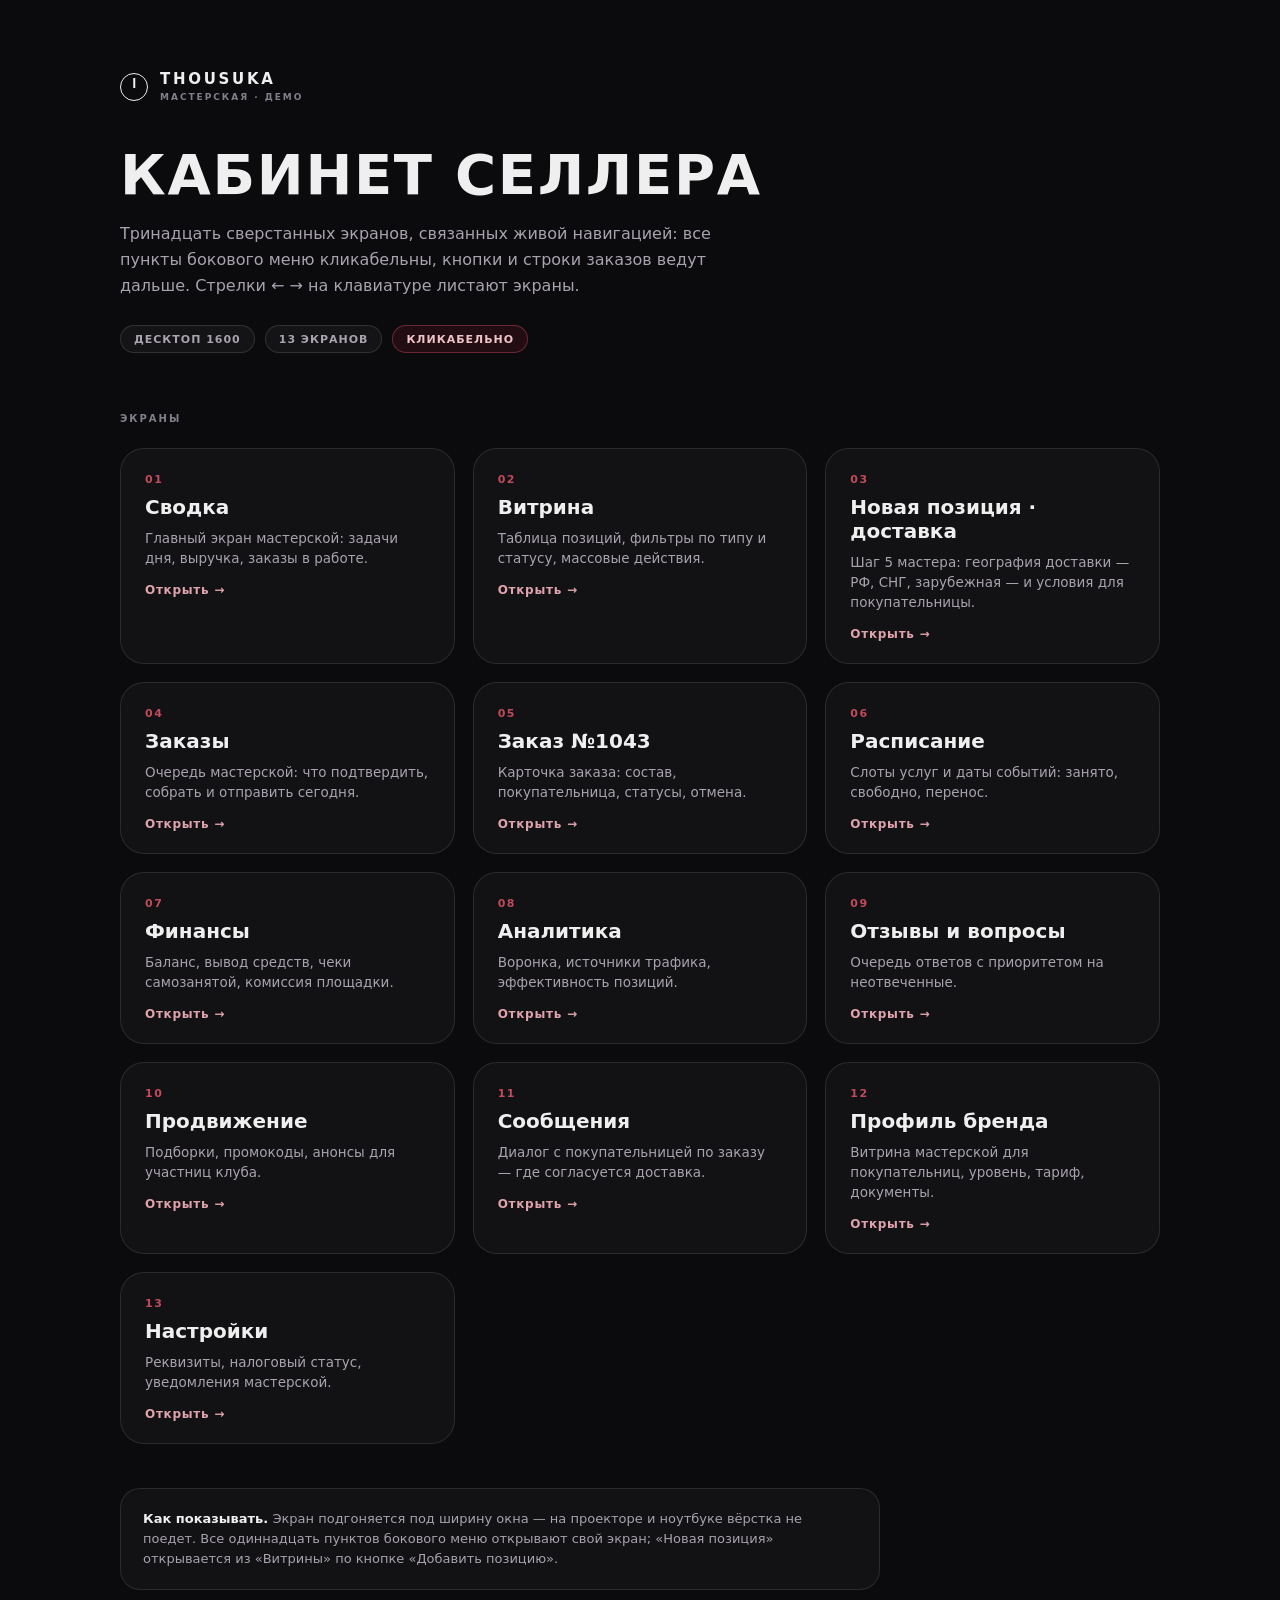
<file: index.html>
<!DOCTYPE html>
<html lang="ru">
<head>
<meta charset="utf-8">
<title>Кабинет селлера · демо · Made by THOUSUKA</title>
<style>
*{box-sizing:border-box}
body{margin:0;background:#0B0A0D;color:#EFEFEF;font-family:'Lato',system-ui,sans-serif;font-weight:400;-webkit-font-smoothing:antialiased}
a{color:#DFA3AC}a:hover{color:#F0C3C9}
.pg{max-width:1120px;margin:0 auto;padding:72px 40px 96px}
.mark{display:flex;align-items:center;gap:12px}
.mark i{width:28px;height:28px;border-radius:50%;border:1.5px solid #EFEFEF;display:block;position:relative;flex:none}
.mark i::after{content:"";position:absolute;left:50%;top:4px;width:1.5px;height:10px;background:#EFEFEF;transform:translateX(-50%)}
.mark b{font-size:15px;font-weight:700;letter-spacing:.18em;display:block;line-height:1}
.mark span{display:block;margin-top:5px;font-size:9px;font-weight:700;letter-spacing:.22em;text-transform:uppercase;color:#837F8A}
h1{margin:44px 0 0;font-size:56px;line-height:1.02;font-weight:700;letter-spacing:.03em;text-transform:uppercase}
.lead{margin:18px 0 0;max-width:640px;font-size:16px;line-height:26px;font-weight:300;color:#A8A3AE;text-wrap:pretty}
.meta{display:flex;gap:10px;flex-wrap:wrap;margin-top:26px}
.chip{display:inline-flex;align-items:center;height:28px;padding:0 13px;border-radius:9999px;border:1px solid rgba(255,255,255,.12);background:rgba(255,255,255,.04);font-size:11px;font-weight:700;letter-spacing:.09em;text-transform:uppercase;color:#A8A3AE}
.chip--crim{border-color:rgba(192,75,92,.45);background:rgba(157,34,53,.16);color:#F0C3C9}
.eyebrow{font-size:10px;font-weight:700;letter-spacing:.2em;text-transform:uppercase;color:#837F8A}
.grid{display:grid;grid-template-columns:repeat(auto-fill,minmax(310px,1fr));gap:18px;margin-top:22px}
.tile{display:flex;flex-direction:column;gap:9px;padding:24px 24px 22px;border-radius:24px;border:1px solid rgba(255,255,255,.1);background:rgba(255,255,255,.03);text-decoration:none;color:inherit;transition:transform .4s cubic-bezier(.25,.46,.45,.94),border-color .4s cubic-bezier(.25,.46,.45,.94),box-shadow .4s cubic-bezier(.25,.46,.45,.94)}
.tile:hover{transform:translateY(-4px);border-color:rgba(192,75,92,.5);box-shadow:0 4px 32px rgba(0,0,0,.6),0 0 24px rgba(157,34,53,.22)}
.tile .n{font-size:11px;font-weight:700;letter-spacing:.14em;color:#C04B5C;font-variant-numeric:tabular-nums}
.tile h2{margin:0;font-size:20px;font-weight:700;line-height:1.2;color:#EFEFEF}
.tile p{margin:0;font-size:13.5px;line-height:20px;font-weight:300;color:#A8A3AE}
.tile .go{margin-top:6px;font-size:12px;font-weight:700;letter-spacing:.06em;color:#DFA3AC}
.sec{margin-top:54px}
.note{margin-top:44px;padding:20px 22px;border-radius:20px;border:1px solid rgba(255,255,255,.1);background:rgba(255,255,255,.03);font-size:13px;line-height:20px;font-weight:300;color:#A8A3AE;max-width:760px}
.note b{color:#EFEFEF;font-weight:700}
@media(max-width:640px){.pg{padding:48px 22px 72px}h1{font-size:38px}}
</style>
</head>
<body>
<div class="pg">
  <div class="mark"><i></i><div><b>THOUSUKA</b><span>Мастерская · демо</span></div></div>
  <h1>Кабинет селлера</h1>
  <p class="lead">Тринадцать сверстанных экранов, связанных живой навигацией: все пункты бокового меню кликабельны, кнопки и строки заказов ведут дальше. Стрелки ← → на клавиатуре листают экраны.</p>
  <div class="meta"><span class="chip">Десктоп 1600</span><span class="chip">13 экранов</span><span class="chip chip--crim">Кликабельно</span></div>

  <div class="sec">
    <span class="eyebrow">Экраны</span>
    <div class="grid">
      <a class="tile" href="svodka.html"><span class="n">01</span><h2>Сводка</h2><p>Главный экран мастерской: задачи дня, выручка, заказы в работе.</p><span class="go">Открыть →</span></a>
      <a class="tile" href="vitrina.html"><span class="n">02</span><h2>Витрина</h2><p>Таблица позиций, фильтры по типу и статусу, массовые действия.</p><span class="go">Открыть →</span></a>
      <a class="tile" href="novaya-poziciya.html"><span class="n">03</span><h2>Новая позиция · доставка</h2><p>Шаг 5 мастера: география доставки — РФ, СНГ, зарубежная — и условия для покупательницы.</p><span class="go">Открыть →</span></a>
      <a class="tile" href="zakazy.html"><span class="n">04</span><h2>Заказы</h2><p>Очередь мастерской: что подтвердить, собрать и отправить сегодня.</p><span class="go">Открыть →</span></a>
      <a class="tile" href="zakaz-1043.html"><span class="n">05</span><h2>Заказ №1043</h2><p>Карточка заказа: состав, покупательница, статусы, отмена.</p><span class="go">Открыть →</span></a>
      <a class="tile" href="raspisanie.html"><span class="n">06</span><h2>Расписание</h2><p>Слоты услуг и даты событий: занято, свободно, перенос.</p><span class="go">Открыть →</span></a>
      <a class="tile" href="finansy.html"><span class="n">07</span><h2>Финансы</h2><p>Баланс, вывод средств, чеки самозанятой, комиссия площадки.</p><span class="go">Открыть →</span></a>
      <a class="tile" href="analitika.html"><span class="n">08</span><h2>Аналитика</h2><p>Воронка, источники трафика, эффективность позиций.</p><span class="go">Открыть →</span></a>
      <a class="tile" href="otzyvy.html"><span class="n">09</span><h2>Отзывы и вопросы</h2><p>Очередь ответов с приоритетом на неотвеченные.</p><span class="go">Открыть →</span></a>
      <a class="tile" href="prodvizhenie.html"><span class="n">10</span><h2>Продвижение</h2><p>Подборки, промокоды, анонсы для участниц клуба.</p><span class="go">Открыть →</span></a>
      <a class="tile" href="soobscheniya.html"><span class="n">11</span><h2>Сообщения</h2><p>Диалог с покупательницей по заказу — где согласуется доставка.</p><span class="go">Открыть →</span></a>
      <a class="tile" href="profil.html"><span class="n">12</span><h2>Профиль бренда</h2><p>Витрина мастерской для покупательниц, уровень, тариф, документы.</p><span class="go">Открыть →</span></a>
      <a class="tile" href="nastroyki.html"><span class="n">13</span><h2>Настройки</h2><p>Реквизиты, налоговый статус, уведомления мастерской.</p><span class="go">Открыть →</span></a>
    </div>
  </div>

  <div class="note"><b>Как показывать.</b> Экран подгоняется под ширину окна — на проекторе и ноутбуке вёрстка не поедет. Все одиннадцать пунктов бокового меню открывают свой экран; «Новая позиция» открывается из «Витрины» по кнопке «Добавить позицию».</div>
</div>
</body>
</html>
</file>
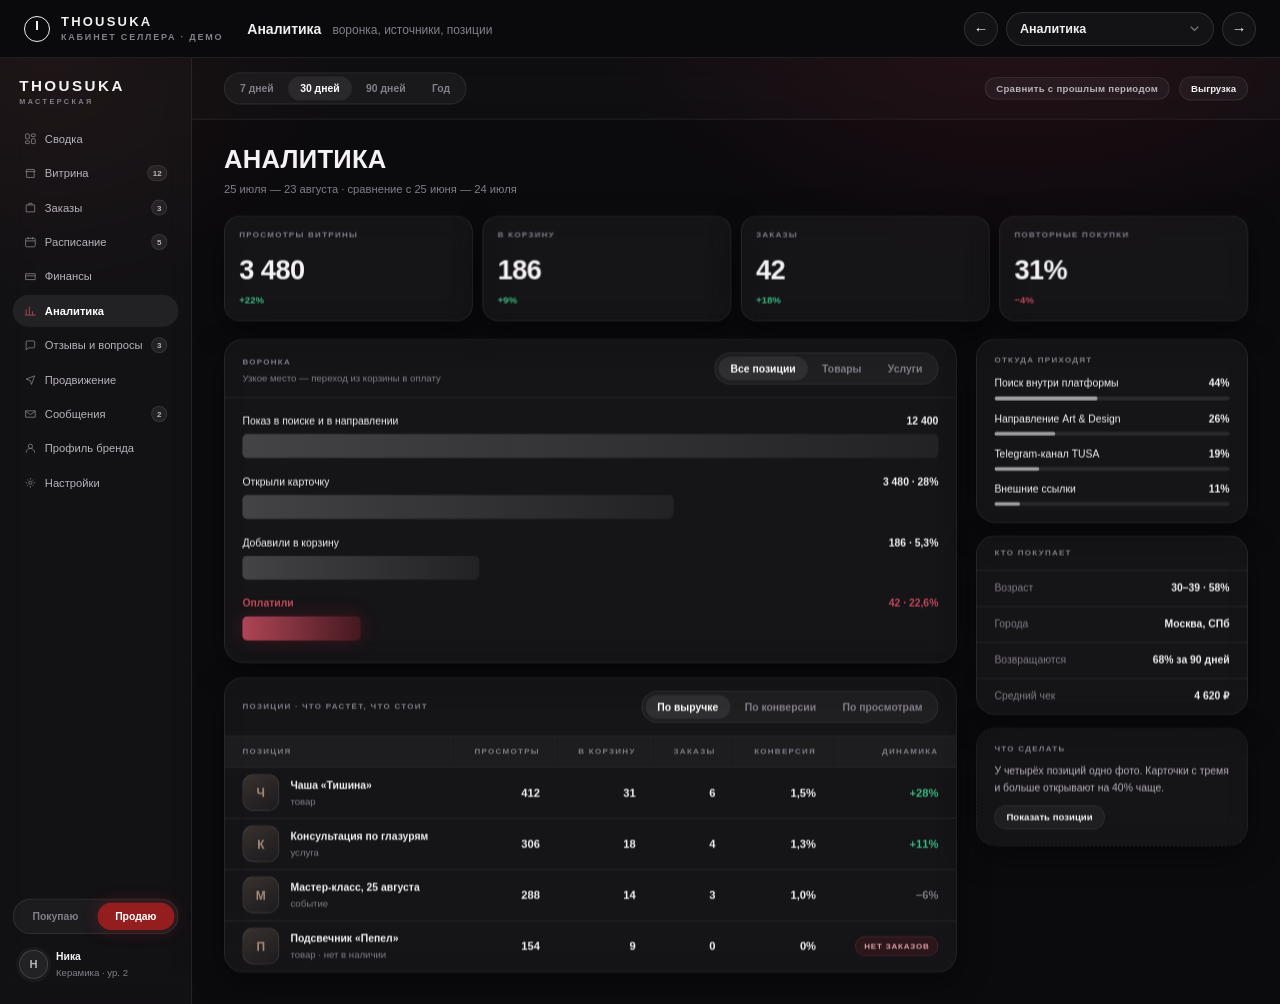
<file: analitika.html>
<!DOCTYPE html>
<html lang="ru">
<head>
<meta charset="utf-8">
<title>Аналитика · Кабинет селлера · Made by THOUSUKA</title>
<style>
:root{--bg:#0B0A0D;--glass:rgba(255,255,255,0.045);--glass-2:rgba(255,255,255,0.07);--glass-border:rgba(255,255,255,0.10);--glass-border-strong:rgba(255,255,255,0.18);--text-1:#F4F2F4;--text-2:#B7B3BC;--text-3:#837F8A;--crimson:#9D2235;--crimson-soft:#C04B5C;--crimson-tint:rgba(157,34,53,0.16);--cta:#941E1D;--cta-hover:#B0292A;--beige:#C9A88F;--gold:#E8D08A;--green:#3FB984;--font-ui:'Lato','Helvetica Neue',sans-serif;--r-card:24px;--r-btn:9999px;--shadow-card:0 12px 40px rgba(0,0,0,0.45);--ease:cubic-bezier(0.25,0.46,0.45,0.94);--t:200ms}
*{box-sizing:border-box}
body{margin:0;background:#08070a;font-family:var(--font-ui);color:var(--text-1);-webkit-font-smoothing:antialiased}
a{color:inherit;text-decoration:none}a:hover{color:var(--crimson-soft)}
button{font-family:inherit;cursor:pointer}
:focus-visible{outline:2px solid var(--crimson-soft);outline-offset:2px;border-radius:6px}
.desk{padding:56px 48px 80px;display:flex;flex-direction:column;gap:44px;align-items:flex-start;min-width:max-content}
.deskhead{width:1600px;display:flex;align-items:flex-end;justify-content:space-between;gap:32px;border-bottom:1px solid var(--glass-border);padding-bottom:22px}
.deskhead h1{margin:0;font-size:26px;line-height:32px;font-weight:700;letter-spacing:.02em;text-transform:uppercase}
.deskhead p{margin:8px 0 0;font-size:14px;line-height:20px;color:var(--text-3);max-width:680px}
.legend{display:flex;gap:20px;flex:none}
.legend div{display:flex;align-items:center;gap:8px;font-size:12px;color:var(--text-3)}
.legend i{width:8px;height:8px;border-radius:50%;display:block}
.wrap{display:flex;flex-direction:column;gap:12px}
.lbl{display:flex;align-items:baseline;gap:10px}
.lbl b{font-size:11px;font-weight:700;letter-spacing:.16em;text-transform:uppercase;color:var(--text-2)}
.lbl span{font-size:11px;color:#4a464f;letter-spacing:.04em}
.lbl a{color:var(--crimson-soft);border-bottom:1px solid rgba(192,75,92,.35)}
.lbl a:hover{color:#DFA3AC;border-color:#DFA3AC}
.frame{position:relative;width:1600px;background:var(--bg);border:1px solid rgba(255,255,255,.08);border-radius:10px;overflow:hidden}
.frame::before{content:"";position:absolute;inset:0;z-index:0;pointer-events:none;background:radial-gradient(880px 560px at 80% -8%,rgba(157,34,53,0.18),transparent 62%),radial-gradient(640px 480px at 4% 2%,rgba(124,52,40,0.11),transparent 56%)}
.app{position:relative;z-index:1;display:grid;grid-template-columns:240px 1fr;align-items:stretch}
/* sidebar */
.side{width:240px;background:rgba(255,255,255,.03);border-right:1px solid var(--glass-border);backdrop-filter:blur(16px);padding:24px 16px;display:flex;flex-direction:column;gap:22px}
.wordmark{padding:0 8px}
.wordmark b{display:block;font-weight:700;font-size:19px;letter-spacing:.16em}
.wordmark span{display:block;margin-top:3px;font-size:9px;font-weight:700;letter-spacing:.34em;text-transform:uppercase;color:var(--text-3)}
.nav{display:flex;flex-direction:column;gap:3px}
.nav a{display:flex;align-items:center;gap:10px;height:40px;padding:0 14px;border-radius:var(--r-btn);font-size:14px;font-weight:500;color:var(--text-2);transition:color var(--t) var(--ease),background var(--t) var(--ease)}
.nav a:hover{background:var(--glass);color:var(--text-1)}
.nav a.on{background:var(--glass-2);color:#fff;font-weight:700}
.nav a svg{width:16px;height:16px;flex:none;opacity:.7;fill:none;stroke:currentColor;stroke-width:1.5}
.nav a.on svg{opacity:1;color:var(--crimson-soft)}
.nav .badge{margin-left:auto;min-width:20px;height:20px;padding:0 6px;display:grid;place-items:center;border-radius:var(--r-btn);background:var(--glass-2);border:1px solid var(--glass-border);font-size:10px;font-weight:700;color:var(--text-2);font-variant-numeric:tabular-nums}
.sidefoot{margin-top:auto;display:flex;flex-direction:column;gap:12px}
.mode{display:grid;grid-template-columns:1fr 1fr;gap:4px;background:var(--glass);border:1px solid var(--glass-border);border-radius:var(--r-btn);padding:4px}
.mode button{border:0;border-radius:var(--r-btn);background:transparent;color:var(--text-3);font-size:13px;font-weight:700;height:34px;transition:color var(--t),background var(--t)}
.mode button.on{background:var(--cta);color:#fff;box-shadow:0 0 20px rgba(157,34,53,.38)}
.me{display:flex;align-items:center;gap:10px;padding:8px;border-radius:18px;transition:background var(--t) var(--ease)}
.me:hover{background:var(--glass)}
/* topbar + content */
.top{display:flex;align-items:center;gap:16px;padding:18px 40px;border-bottom:1px solid var(--glass-border);background:rgba(255,255,255,.02);backdrop-filter:blur(14px)}
.top .sp{margin-left:auto;display:flex;align-items:center;gap:12px}
.main{width:100%;margin:0 auto;padding:30px 40px 40px;display:flex;flex-direction:column;gap:22px}
.split{display:grid;grid-template-columns:minmax(0,1fr) 340px;gap:24px;align-items:start}
.split--wide{grid-template-columns:minmax(0,1fr) 380px}
.col{display:flex;flex-direction:column;gap:18px;min-width:0}
.rail{display:flex;flex-direction:column;gap:16px}
.phead{display:flex;align-items:flex-end;justify-content:space-between;gap:24px}
/* type */
.display{margin:0;font-size:32px;line-height:38px;font-weight:700;letter-spacing:.01em;text-transform:uppercase}
.h2{margin:0;font-size:20px;line-height:26px;font-weight:700}
.h3{margin:0;font-size:15px;line-height:21px;font-weight:700}
.body{font-size:14px;line-height:21px;color:var(--text-2)}
.sm{font-size:13px;line-height:18px}
.xs{font-size:12px;line-height:16px}
.eyebrow{font-size:10px;line-height:1;font-weight:700;letter-spacing:.16em;text-transform:uppercase;color:var(--text-3)}
.stat{font-weight:700;font-size:34px;line-height:40px;letter-spacing:-.02em;font-variant-numeric:tabular-nums}
.num{font-weight:700;font-variant-numeric:tabular-nums}
.t2{color:var(--text-2)}.t3{color:var(--text-3)}.gold{color:var(--gold)}.up{color:var(--green)}.crim{color:var(--crimson-soft)}
/* surfaces */
.card{background:var(--glass);border:1px solid var(--glass-border);border-radius:var(--r-card);backdrop-filter:blur(16px);box-shadow:var(--shadow-card)}
.pad{padding:20px 22px}
.card__h{display:flex;align-items:center;justify-content:space-between;gap:16px;padding:16px 22px;border-bottom:1px solid var(--glass-border)}
.stackv{display:flex;flex-direction:column;gap:12px}
.rows{display:flex;flex-direction:column}
.row{display:flex;align-items:center;justify-content:space-between;gap:14px;padding:13px 22px;border-bottom:1px solid var(--glass-border)}
.row:last-child{border-bottom:0}
.urgent{box-shadow:inset 2px 0 0 var(--crimson-soft),var(--shadow-card);background:rgba(157,34,53,.08);border-color:rgba(192,75,92,.24)}
.orb{position:relative;display:grid;place-items:center;border-radius:50%;background:radial-gradient(120% 120% at 30% 22%,rgba(255,255,255,0.16),rgba(255,255,255,0.03) 42%,rgba(255,255,255,0.012) 70%),rgba(255,255,255,0.03);border:1px solid rgba(255,255,255,0.10);box-shadow:inset 0 1px 1px rgba(255,255,255,0.22),inset 0 -8px 18px rgba(0,0,0,0.45),0 6px 18px rgba(0,0,0,0.40);backdrop-filter:blur(14px);color:#fff;flex:none;width:38px;height:38px}
.orb svg{width:18px;height:18px;fill:none;stroke:currentColor;stroke-width:1.5}
.orb--sm{width:32px;height:32px}.orb--sm svg{width:15px;height:15px}
.orb--crimson{background:radial-gradient(120% 120% at 30% 22%,rgba(192,75,92,.40),rgba(157,34,53,.22) 45%,rgba(157,34,53,.10) 70%);border-color:rgba(192,75,92,.34);color:#F0C3C9}
.orb--gold{background:radial-gradient(120% 120% at 30% 22%,rgba(232,208,138,.34),rgba(201,168,76,.14) 45%,rgba(201,168,76,.06) 70%);border-color:rgba(232,208,138,.30);color:var(--gold)}
.av{width:36px;height:36px;border-radius:50%;flex:none;background:var(--glass-2);border:1px solid var(--glass-border-strong);box-shadow:0 0 0 4px rgba(255,255,255,.03);display:grid;place-items:center;font-weight:700;font-size:14px;color:var(--text-2)}
.av--sm{width:26px;height:26px;font-size:11px;box-shadow:none}
.thumb{width:46px;height:46px;border-radius:14px;flex:none;background:linear-gradient(150deg,rgba(201,168,143,.20),rgba(255,255,255,.03));border:1px solid var(--glass-border);display:grid;place-items:center;font-weight:700;font-size:15px;color:rgba(201,168,143,.78)}
.prod{display:flex;align-items:center;gap:14px;min-width:0}
/* controls */
.btn{display:inline-flex;align-items:center;justify-content:center;gap:8px;height:38px;padding:0 18px;border-radius:var(--r-btn);border:1px solid var(--glass-border);background:var(--glass);color:var(--text-1);font-size:13px;font-weight:700;white-space:nowrap;transition:background var(--t) var(--ease),border-color var(--t) var(--ease),box-shadow var(--t) var(--ease)}
.btn:hover{background:var(--glass-2);border-color:var(--glass-border-strong)}
.btn--cta{background:var(--cta);border-color:var(--cta);color:#fff}
.btn--cta:hover{background:var(--cta-hover);border-color:var(--cta-hover);box-shadow:0 0 26px rgba(157,34,53,.48)}
.btn--gold{border-color:rgba(232,208,138,.38);color:var(--gold);background:rgba(232,208,138,.07)}
.btn--gold:hover{background:rgba(232,208,138,.13);border-color:rgba(232,208,138,.6);box-shadow:0 0 22px rgba(232,208,138,.22)}
.btn--danger{border-color:rgba(192,75,92,.4);color:#DFA3AC;background:rgba(157,34,53,.10)}
.btn--sm{height:30px;padding:0 14px;font-size:12px}
.btn--w{width:100%}
.seg{display:flex;gap:3px;background:var(--glass);border:1px solid var(--glass-border);border-radius:var(--r-btn);padding:4px}
.seg button{border:0;background:transparent;border-radius:var(--r-btn);height:30px;padding:0 15px;font-size:13px;font-weight:700;color:var(--text-3);transition:color var(--t),background var(--t)}
.seg button:hover{color:var(--text-2)}
.seg button.on{background:var(--glass-2);color:#fff}
.chips{display:flex;gap:7px;flex-wrap:wrap;align-items:center}
.chip{display:inline-flex;align-items:center;height:28px;padding:0 13px;border-radius:var(--r-btn);font-size:12px;font-weight:700;letter-spacing:.03em;background:var(--glass);border:1px solid var(--glass-border);color:var(--text-2);white-space:nowrap;transition:border-color var(--t),color var(--t),background var(--t)}
.chip:hover{border-color:var(--glass-border-strong);color:var(--text-1)}
.chip.on{background:var(--glass-2);border-color:var(--glass-border-strong);color:#fff}
.chip--crimson{background:var(--crimson-tint);border-color:rgba(192,75,92,.30);color:#DFA3AC}
.chip--gold{background:rgba(232,208,138,.08);border-color:rgba(232,208,138,.28);color:var(--gold)}
.chip--sm{height:24px;padding:0 10px;font-size:10px;letter-spacing:.1em;text-transform:uppercase}
.field{display:flex;flex-direction:column;gap:8px}
.input{height:44px;border-radius:16px;background:rgba(255,255,255,.035);border:1px solid var(--glass-border);display:flex;align-items:center;gap:10px;padding:0 15px;font-size:14px;color:var(--text-1);transition:border-color var(--t)}
.input:hover{border-color:var(--glass-border-strong)}
.input--ph{color:var(--text-3)}
.input--area{height:auto;min-height:92px;padding:14px 15px;align-items:flex-start;line-height:21px}
.input svg{width:16px;height:16px;fill:none;stroke:currentColor;stroke-width:1.5;color:var(--text-3);flex:none}
.icn{width:18px;height:18px;fill:none;stroke:currentColor;stroke-width:1.5;color:var(--text-2);flex:none}
.bar{height:5px;border-radius:var(--r-btn);background:rgba(255,255,255,.09);overflow:hidden}
.bar i{display:block;height:100%;border-radius:var(--r-btn);background:rgba(255,255,255,.55)}
.bar--gold i{background:linear-gradient(90deg,#8B6914,#E8D08A 60%,#8B6914);box-shadow:0 0 14px rgba(232,208,138,.3)}
.toggle{width:44px;height:24px;border-radius:var(--r-btn);border:1px solid var(--glass-border);background:rgba(255,255,255,.05);position:relative;flex:none;transition:background var(--t),border-color var(--t)}
.toggle i{position:absolute;top:2px;left:2px;width:18px;height:18px;border-radius:50%;background:var(--text-3);transition:transform var(--t) var(--ease),background var(--t)}
.toggle.on{background:rgba(157,34,53,.55);border-color:rgba(192,75,92,.5)}
.toggle.on i{transform:translateX(20px);background:#fff}
/* tables */
.tbl{width:100%;border-collapse:collapse}
.tbl th{text-align:left;padding:0 22px;height:38px;background:rgba(255,255,255,.03);font-size:10px;font-weight:700;letter-spacing:.16em;text-transform:uppercase;color:var(--text-3);border-bottom:1px solid var(--glass-border);white-space:nowrap}
.tbl td{padding:0 22px;height:64px;border-bottom:1px solid var(--glass-border);font-size:14px;vertical-align:middle}
.tbl tr:last-child td{border-bottom:0}
.tbl tbody tr{transition:background var(--t) var(--ease)}
.tbl tbody tr:hover{background:rgba(255,255,255,.03)}
.tbl .r{text-align:right;font-variant-numeric:tabular-nums;font-weight:700}
.tbl tr.hot td{background:rgba(157,34,53,.07)}
.tbl tr.hot td:first-child{box-shadow:inset 2px 0 0 var(--crimson-soft)}
/* pieces */
.tiles{display:grid;grid-template-columns:repeat(4,1fr);gap:12px}
.tile{background:var(--glass);border:1px solid var(--glass-border);border-radius:20px;backdrop-filter:blur(16px);box-shadow:var(--shadow-card);padding:18px;display:flex;flex-direction:column;gap:10px;min-height:132px;transition:border-color var(--t) var(--ease),transform var(--t) var(--ease)}
.tile:hover{transform:translateY(-4px);border-color:var(--glass-border-strong)}
.tile .stat{margin-top:auto}
.tile--gold{border-color:rgba(232,208,138,.22)}
.tile--gold .stat{color:var(--gold)}
.tile--gold:hover{border-color:rgba(232,208,138,.45);box-shadow:var(--shadow-card),0 0 24px rgba(201,168,76,.16)}
.money{border-color:rgba(232,208,138,.24);background:linear-gradient(150deg,rgba(232,208,138,.10),rgba(255,255,255,.03) 60%);position:relative;overflow:hidden}
.money::after{content:"";position:absolute;right:-70px;top:-90px;width:260px;height:260px;border-radius:50%;background:radial-gradient(circle,rgba(232,208,138,.15),transparent 68%);pointer-events:none}
.chart{height:190px;display:flex;align-items:flex-end;gap:6px}
.chart i{flex:1;display:block;border-radius:3px 3px 0 0;background:linear-gradient(180deg,rgba(255,255,255,.22),rgba(255,255,255,.05))}
.chart i.hi{background:linear-gradient(180deg,rgba(192,75,92,.85),rgba(157,34,53,.18));box-shadow:0 0 18px rgba(157,34,53,.35)}
.xaxis{display:flex;justify-content:space-between;margin-top:12px}
.funnel{display:flex;flex-direction:column;gap:14px}
.funnel>div>div{display:flex;align-items:baseline;justify-content:space-between;margin-bottom:7px}
.fbar{height:30px;border-radius:6px;background:linear-gradient(90deg,rgba(255,255,255,.20),rgba(255,255,255,.06))}
.fbar--hi{background:linear-gradient(90deg,rgba(192,75,92,.9),rgba(157,34,53,.35));box-shadow:0 0 22px rgba(157,34,53,.32)}
.steps{display:grid;grid-template-columns:repeat(5,1fr);border:1px solid var(--glass-border);border-radius:20px;overflow:hidden;background:var(--glass)}
.steps>div{padding:14px 18px;border-right:1px solid var(--glass-border)}
.steps>div:last-child{border-right:0}
.steps>div.done{background:rgba(255,255,255,.04)}
.steps>div.now{background:rgba(157,34,53,.16);box-shadow:inset 0 -2px 0 var(--crimson-soft)}
.steps .sm{margin-top:5px;font-weight:700}
.tl{display:flex;flex-direction:column}
.tl div{display:flex;gap:12px;align-items:flex-start;padding-bottom:16px;position:relative}
.tl div:last-child{padding-bottom:0}
.tl div::before{content:"";position:absolute;left:6.5px;top:16px;bottom:0;width:1px;background:var(--glass-border)}
.tl div:last-child::before{display:none}
.tl b{width:14px;height:14px;border-radius:50%;flex:none;margin-top:2px;border:1px solid var(--glass-border-strong);background:rgba(255,255,255,.06);position:relative;z-index:1}
.tl div.done b{background:rgba(255,255,255,.55);border-color:transparent}
.tl div.now b{background:var(--crimson);border-color:var(--crimson-soft);box-shadow:0 0 0 4px rgba(157,34,53,.22)}
.tl p{margin:0;font-size:13px;line-height:18px;font-weight:700}
.tl p span{display:block;font-size:12px;line-height:16px;font-weight:400;color:var(--text-3);margin-top:2px}
.photo{aspect-ratio:1;border-radius:18px;border:1px solid var(--glass-border);background:linear-gradient(150deg,rgba(201,168,143,.22),rgba(255,255,255,.03));position:relative;overflow:hidden}
.photo--add{border-style:dashed;border-color:var(--glass-border-strong);background:rgba(255,255,255,.02);display:grid;place-items:center;color:var(--text-3);font-size:12px;font-weight:700;text-align:center;gap:6px}
.cover{height:190px;border-radius:20px;border:1px solid var(--glass-border);background:linear-gradient(140deg,rgba(157,34,53,.30),rgba(201,168,143,.18) 50%,rgba(255,255,255,.03));position:relative;overflow:hidden}
.grid2{display:grid;grid-template-columns:1fr 1fr;gap:12px}
.grid3{display:grid;grid-template-columns:repeat(3,1fr);gap:12px}
.grid4{display:grid;grid-template-columns:repeat(4,1fr);gap:12px}
/* week grid */
.cal{border:1px solid var(--glass-border);border-radius:var(--r-card);overflow:hidden;background:var(--glass);backdrop-filter:blur(16px);box-shadow:var(--shadow-card)}
.calhead{display:grid;grid-template-columns:64px repeat(7,1fr);border-bottom:1px solid var(--glass-border);background:rgba(255,255,255,.03)}
.calhead>div{padding:12px 10px;text-align:center;border-left:1px solid var(--glass-border)}
.calhead>div:first-child{border-left:0}
.calhead b{display:block;font-size:16px;font-weight:700;margin-top:3px;font-variant-numeric:tabular-nums}
.calhead .today b{color:var(--crimson-soft)}
.calbody{display:grid;grid-template-columns:64px repeat(7,1fr);height:460px}
.calbody>div{border-left:1px solid var(--glass-border);padding:8px;position:relative}
.calbody>div:first-child{border-left:0;display:flex;flex-direction:column;justify-content:space-between;padding:6px 8px 26px;align-items:flex-end}
.calbody .off{background:repeating-linear-gradient(135deg,rgba(255,255,255,.03) 0 6px,transparent 6px 12px)}
.slot{border-radius:14px;border:1px solid var(--glass-border);background:rgba(255,255,255,.05);padding:9px 10px;margin-bottom:8px}
.slot b{display:block;font-size:12px;font-weight:700}
.slot span{display:block;font-size:11px;color:var(--text-3);margin-top:3px}
.slot--free{border-style:dashed;background:transparent}
.slot--hot{border-color:rgba(192,75,92,.45);background:rgba(157,34,53,.16)}
.slot--gold{border-color:rgba(232,208,138,.32);background:rgba(232,208,138,.08)}
.pick{display:grid;grid-template-columns:repeat(4,1fr);gap:12px}
.pick>div{border:1px solid var(--glass-border);border-radius:20px;background:rgba(255,255,255,.03);padding:18px;display:flex;flex-direction:column;gap:11px;transition:border-color var(--t) var(--ease),background var(--t) var(--ease)}
.pick>div:hover{border-color:var(--glass-border-strong)}
.pick>div.on{border-color:rgba(192,75,92,.48);background:rgba(157,34,53,.13)}
.pick .pt{display:flex;align-items:center;justify-content:space-between;gap:10px}
.rad{width:18px;height:18px;border-radius:50%;flex:none;border:1px solid var(--glass-border-strong);background:rgba(255,255,255,.04);display:grid;place-items:center}
.rad.on{border-color:var(--crimson-soft);background:var(--crimson);box-shadow:0 0 0 4px rgba(157,34,53,.22)}
.rad.on::after{content:"";width:6px;height:6px;border-radius:50%;background:#fff}
.lab{font-size:11px;font-weight:700;letter-spacing:.1em;text-transform:uppercase;color:var(--text-3)}
.cnt{font-size:11px;color:var(--text-3);font-variant-numeric:tabular-nums}
.step{display:flex;align-items:center;gap:4px;border:1px solid var(--glass-border);border-radius:var(--r-btn);background:rgba(255,255,255,.035);padding:4px}
.step button{width:32px;height:32px;border:0;border-radius:50%;background:var(--glass);color:var(--text-2);font-size:16px;font-weight:700}
.step button:hover{background:var(--glass-2);color:#fff}
.step b{min-width:38px;text-align:center;font-variant-numeric:tabular-nums;font-size:15px}
</style>
<link rel="stylesheet" href="demo.css">
</head>
<body class="dm">
<div class="dm-bar">
  <a class="dm-home" href="index.html"><span class="dm-mark"><i></i></span><span><b>THOUSUKA</b><span>Кабинет селлера · демо</span></span></a>
  <div class="dm-now"><b>Аналитика</b><span>воронка, источники, позиции</span></div>
  <div class="dm-nav">
    <a class="dm-btn" href="finansy.html" title="Предыдущий экран">←</a>
    <select class="dm-sel" onchange="location.href=this.value"><option value="svodka.html">Сводка</option><option value="vitrina.html">Витрина</option><option value="novaya-poziciya.html">Новая позиция · доставка</option><option value="zakazy.html">Заказы</option><option value="zakaz-1043.html">Заказ №1043</option><option value="raspisanie.html">Расписание</option><option value="finansy.html">Финансы</option><option value="analitika.html" selected>Аналитика</option><option value="otzyvy.html">Отзывы и вопросы</option><option value="prodvizhenie.html">Продвижение</option><option value="soobscheniya.html">Сообщения</option><option value="profil.html">Профиль бренда</option><option value="nastroyki.html">Настройки</option></select>
    <a class="dm-btn" href="otzyvy.html" title="Следующий экран">→</a>
  </div>
</div>
<div class="dm-stage"><div class="frame" style="width:1600px"><div class="app" data-nav="analitika"><aside class="side">
    <div class="wordmark"><b>THOUSUKA</b><span>Мастерская</span></div>
    <nav class="nav"><a href="svodka.html"><svg viewBox="0 0 24 24"><rect x="3" y="3" width="7" height="9" rx="1"></rect><rect x="14" y="3" width="7" height="5" rx="1"></rect><rect x="14" y="12" width="7" height="9" rx="1"></rect><rect x="3" y="16" width="7" height="5" rx="1"></rect></svg>Сводка</a><a href="vitrina.html"><svg viewBox="0 0 24 24"><path d="M3 9h18M4 9l1-4h14l1 4M5 9v11h14V9"></path></svg>Витрина<span class="badge">12</span></a><a href="zakazy.html"><svg viewBox="0 0 24 24"><path d="M4 7h16v13H4zM9 7V4h6v3"></path></svg>Заказы<span class="badge">3</span></a><a href="raspisanie.html"><svg viewBox="0 0 24 24"><rect x="3" y="5" width="18" height="16" rx="2"></rect><path d="M3 10h18M8 3v4M16 3v4"></path></svg>Расписание<span class="badge">5</span></a><a href="finansy.html"><svg viewBox="0 0 24 24"><path d="M3 7h18v11H3zM3 11h18"></path></svg>Финансы</a><a href="analitika.html" class="on"><svg viewBox="0 0 24 24"><path d="M4 20V9M10 20V4M16 20v-7M22 20H2"></path></svg>Аналитика</a><a href="otzyvy.html"><svg viewBox="0 0 24 24"><path d="M20 15a2 2 0 0 1-2 2H8l-4 4V6a2 2 0 0 1 2-2h12a2 2 0 0 1 2 2z"></path></svg>Отзывы и вопросы<span class="badge">3</span></a><a href="prodvizhenie.html"><svg viewBox="0 0 24 24"><path d="M4 11l16-6-6 16-2-7z"></path></svg>Продвижение</a><a href="soobscheniya.html"><svg viewBox="0 0 24 24"><path d="M3 6h18v12H3z"></path><path d="M3 7l9 6 9-6"></path></svg>Сообщения<span class="badge">2</span></a><a href="profil.html"><svg viewBox="0 0 24 24"><path d="M4 20a8 8 0 0 1 16 0"></path><circle cx="12" cy="8" r="4"></circle></svg>Профиль бренда</a><a href="nastroyki.html"><svg viewBox="0 0 24 24"><circle cx="12" cy="12" r="3"></circle><path d="M12 3v3M12 18v3M3 12h3M18 12h3M6 6l2 2M16 16l2 2M18 6l-2 2M8 16l-2 2"></path></svg>Настройки</a></nav>
    <div class="sidefoot">
      <div class="mode"><button type="button">Покупаю</button><button type="button" class="on">Продаю</button></div>
      <a href="#" class="me"><span class="av">Н</span><span><span class="sm" style="font-weight:700;display:block">Ника</span><span class="xs t3">Керамика · ур. 2</span></span></a>
    </div>
  </aside>
  <div>
    <div class="top">
      <div class="seg"><button>7 дней</button><button class="on">30 дней</button><button>90 дней</button><button>Год</button></div>
      <div class="sp"><span class="chip">Сравнить с прошлым периодом</span><a href="#" class="btn btn--sm">Выгрузка</a></div>
    </div>
    <div class="main">
      <div class="phead">
        <div><h2 class="display">Аналитика</h2><p class="body t3" style="margin:9px 0 0">25 июля — 23 августа · сравнение с 25 июня — 24 июля</p></div>
      </div>

      <div class="tiles">
        <div class="tile"><span class="eyebrow">Просмотры витрины</span><span class="stat">3 480</span><span class="xs up num">+22%</span></div>
        <div class="tile"><span class="eyebrow">В корзину</span><span class="stat">186</span><span class="xs up num">+9%</span></div>
        <div class="tile"><span class="eyebrow">Заказы</span><span class="stat">42</span><span class="xs up num">+18%</span></div>
        <div class="tile"><span class="eyebrow">Повторные покупки</span><span class="stat">31%</span><span class="xs crim num">−4%</span></div>
      </div>

      <div class="split">
        <div class="col">
          <div class="card">
            <div class="card__h"><div><span class="eyebrow">Воронка</span><div class="xs t3" style="margin-top:5px">Узкое место — переход из корзины в оплату</div></div><div class="seg"><button class="on">Все позиции</button><button>Товары</button><button>Услуги</button></div></div>
            <div class="pad">
              <div class="funnel">
                <div><div><span class="sm">Показ в поиске и в направлении</span><span class="num sm">12 400</span></div><div class="fbar" style="width:100%"></div></div>
                <div><div><span class="sm">Открыли карточку</span><span class="num sm">3 480 · 28%</span></div><div class="fbar" style="width:62%"></div></div>
                <div><div><span class="sm">Добавили в корзину</span><span class="num sm">186 · 5,3%</span></div><div class="fbar" style="width:34%"></div></div>
                <div><div><span class="sm crim" style="font-weight:700">Оплатили</span><span class="num sm crim">42 · 22,6%</span></div><div class="fbar fbar--hi" style="width:17%"></div></div>
              </div>
            </div>
          </div>

          <div class="card">
            <div class="card__h"><span class="eyebrow">Позиции · что растёт, что стоит</span><div class="seg"><button class="on">По выручке</button><button>По конверсии</button><button>По просмотрам</button></div></div>
            <table class="tbl">
              <thead><tr><th>Позиция</th><th class="r">Просмотры</th><th class="r">В корзину</th><th class="r">Заказы</th><th class="r">Конверсия</th><th class="r">Динамика</th></tr></thead>
              <tbody>
                <tr><td><div class="prod"><span class="thumb">Ч</span><div><div class="sm" style="font-weight:700">Чаша «Тишина»</div><div class="xs t3" style="margin-top:3px">товар</div></div></div></td><td class="r">412</td><td class="r">31</td><td class="r">6</td><td class="r">1,5%</td><td class="r up">+28%</td></tr>
                <tr><td><div class="prod"><span class="thumb">К</span><div><div class="sm" style="font-weight:700">Консультация по глазурям</div><div class="xs t3" style="margin-top:3px">услуга</div></div></div></td><td class="r">306</td><td class="r">18</td><td class="r">4</td><td class="r">1,3%</td><td class="r up">+11%</td></tr>
                <tr><td><div class="prod"><span class="thumb">М</span><div><div class="sm" style="font-weight:700">Мастер-класс, 25 августа</div><div class="xs t3" style="margin-top:3px">событие</div></div></div></td><td class="r">288</td><td class="r">14</td><td class="r">3</td><td class="r">1,0%</td><td class="r t3">−6%</td></tr>
                <tr><td><div class="prod"><span class="thumb">П</span><div><div class="sm" style="font-weight:700">Подсвечник «Пепел»</div><div class="xs t3" style="margin-top:3px">товар · нет в наличии</div></div></div></td><td class="r">154</td><td class="r">9</td><td class="r">0</td><td class="r">0%</td><td class="r"><span class="chip chip--sm chip--crimson">Нет заказов</span></td></tr>
              </tbody>
            </table>
          </div>
        </div>
        <div class="rail">
          <div class="card pad stackv">
            <span class="eyebrow">Откуда приходят</span>
            <div class="stackv" style="gap:14px;margin-top:4px">
              <div><div style="display:flex;justify-content:space-between;margin-bottom:7px"><span class="sm">Поиск внутри платформы</span><span class="num sm">44%</span></div><div class="bar"><i style="width:44%"></i></div></div>
              <div><div style="display:flex;justify-content:space-between;margin-bottom:7px"><span class="sm">Направление Art &amp; Design</span><span class="num sm">26%</span></div><div class="bar"><i style="width:26%"></i></div></div>
              <div><div style="display:flex;justify-content:space-between;margin-bottom:7px"><span class="sm">Telegram-канал TUSA</span><span class="num sm">19%</span></div><div class="bar"><i style="width:19%"></i></div></div>
              <div><div style="display:flex;justify-content:space-between;margin-bottom:7px"><span class="sm">Внешние ссылки</span><span class="num sm">11%</span></div><div class="bar"><i style="width:11%"></i></div></div>
            </div>
          </div>
          <div class="card">
            <div class="card__h"><span class="eyebrow">Кто покупает</span></div>
            <div class="rows">
              <div class="row"><span class="sm t3">Возраст</span><span class="sm" style="font-weight:700">30–39 · 58%</span></div>
              <div class="row"><span class="sm t3">Города</span><span class="sm" style="font-weight:700">Москва, СПб</span></div>
              <div class="row"><span class="sm t3">Возвращаются</span><span class="sm" style="font-weight:700">68% за 90 дней</span></div>
              <div class="row"><span class="sm t3">Средний чек</span><span class="sm num">4 620 ₽</span></div>
            </div>
          </div>
          <div class="card pad stackv" style="border-style:dashed">
            <span class="eyebrow">Что сделать</span>
            <p class="body" style="margin:0;font-size:13px">У четырёх позиций одно фото. Карточки с тремя и больше открывают на 40% чаще.</p>
            <a href="#" class="btn btn--sm" style="align-self:flex-start">Показать позиции</a>
          </div>
        </div>
      </div>
    </div>
  </div>
</div></div></div>
<script src="demo.js"></script>
</body>
</html>
</file>
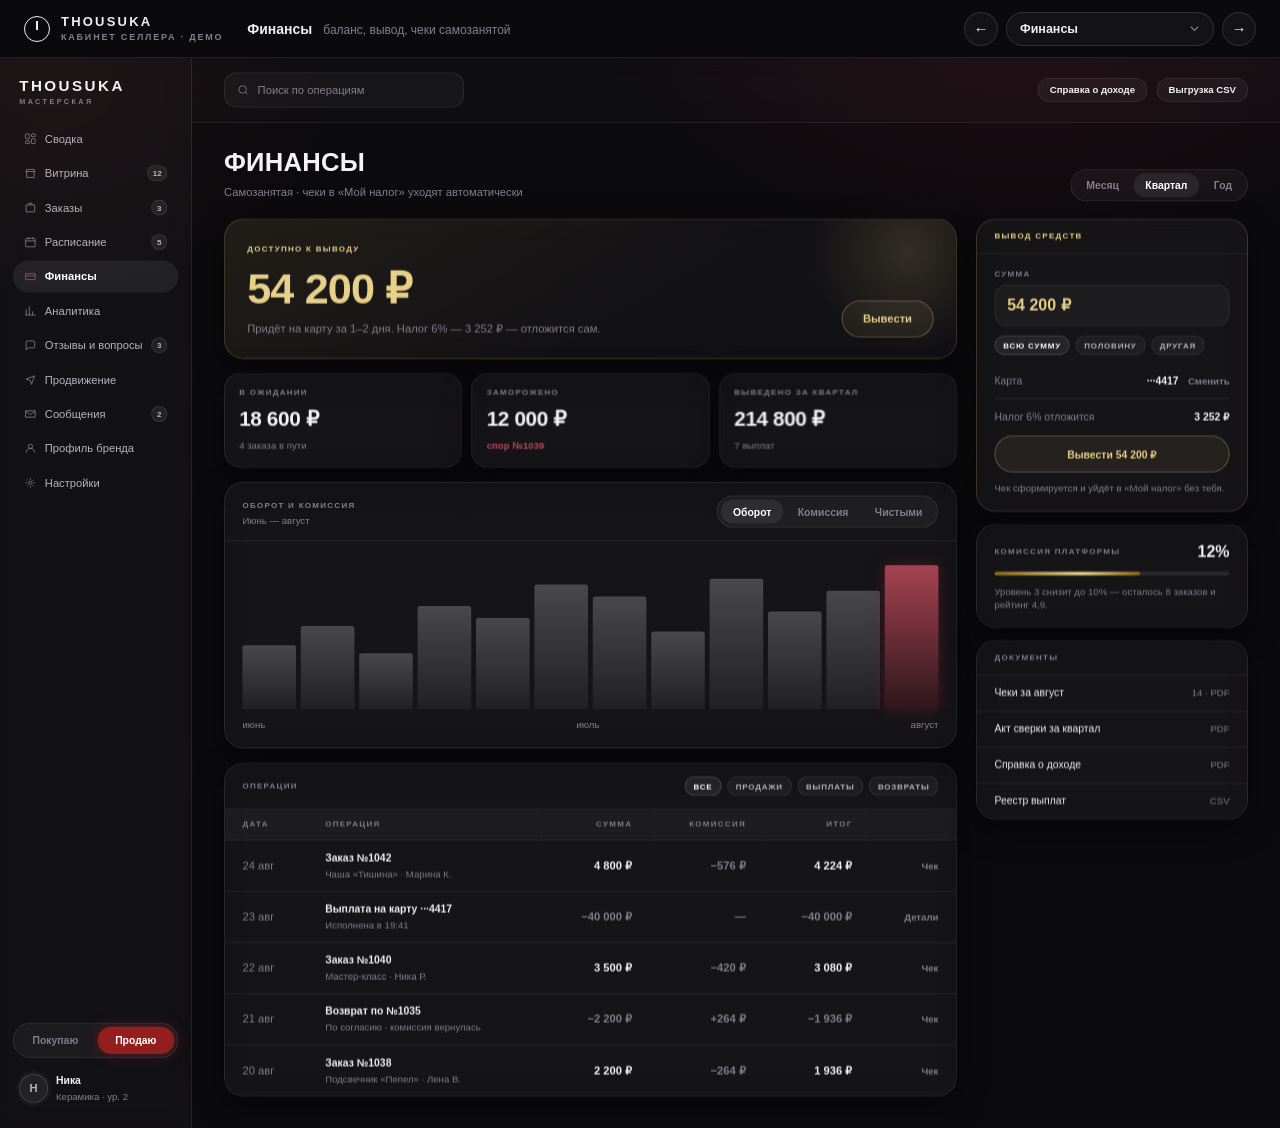
<file: finansy.html>
<!DOCTYPE html>
<html lang="ru">
<head>
<meta charset="utf-8">
<title>Финансы · Кабинет селлера · Made by THOUSUKA</title>
<style>
:root{--bg:#0B0A0D;--glass:rgba(255,255,255,0.045);--glass-2:rgba(255,255,255,0.07);--glass-border:rgba(255,255,255,0.10);--glass-border-strong:rgba(255,255,255,0.18);--text-1:#F4F2F4;--text-2:#B7B3BC;--text-3:#837F8A;--crimson:#9D2235;--crimson-soft:#C04B5C;--crimson-tint:rgba(157,34,53,0.16);--cta:#941E1D;--cta-hover:#B0292A;--beige:#C9A88F;--gold:#E8D08A;--green:#3FB984;--font-ui:'Lato','Helvetica Neue',sans-serif;--r-card:24px;--r-btn:9999px;--shadow-card:0 12px 40px rgba(0,0,0,0.45);--ease:cubic-bezier(0.25,0.46,0.45,0.94);--t:200ms}
*{box-sizing:border-box}
body{margin:0;background:#08070a;font-family:var(--font-ui);color:var(--text-1);-webkit-font-smoothing:antialiased}
a{color:inherit;text-decoration:none}a:hover{color:var(--crimson-soft)}
button{font-family:inherit;cursor:pointer}
:focus-visible{outline:2px solid var(--crimson-soft);outline-offset:2px;border-radius:6px}
.desk{padding:56px 48px 80px;display:flex;flex-direction:column;gap:44px;align-items:flex-start;min-width:max-content}
.deskhead{width:1600px;display:flex;align-items:flex-end;justify-content:space-between;gap:32px;border-bottom:1px solid var(--glass-border);padding-bottom:22px}
.deskhead h1{margin:0;font-size:26px;line-height:32px;font-weight:700;letter-spacing:.02em;text-transform:uppercase}
.deskhead p{margin:8px 0 0;font-size:14px;line-height:20px;color:var(--text-3);max-width:680px}
.legend{display:flex;gap:20px;flex:none}
.legend div{display:flex;align-items:center;gap:8px;font-size:12px;color:var(--text-3)}
.legend i{width:8px;height:8px;border-radius:50%;display:block}
.wrap{display:flex;flex-direction:column;gap:12px}
.lbl{display:flex;align-items:baseline;gap:10px}
.lbl b{font-size:11px;font-weight:700;letter-spacing:.16em;text-transform:uppercase;color:var(--text-2)}
.lbl span{font-size:11px;color:#4a464f;letter-spacing:.04em}
.lbl a{color:var(--crimson-soft);border-bottom:1px solid rgba(192,75,92,.35)}
.lbl a:hover{color:#DFA3AC;border-color:#DFA3AC}
.frame{position:relative;width:1600px;background:var(--bg);border:1px solid rgba(255,255,255,.08);border-radius:10px;overflow:hidden}
.frame::before{content:"";position:absolute;inset:0;z-index:0;pointer-events:none;background:radial-gradient(880px 560px at 80% -8%,rgba(157,34,53,0.18),transparent 62%),radial-gradient(640px 480px at 4% 2%,rgba(124,52,40,0.11),transparent 56%)}
.app{position:relative;z-index:1;display:grid;grid-template-columns:240px 1fr;align-items:stretch}
/* sidebar */
.side{width:240px;background:rgba(255,255,255,.03);border-right:1px solid var(--glass-border);backdrop-filter:blur(16px);padding:24px 16px;display:flex;flex-direction:column;gap:22px}
.wordmark{padding:0 8px}
.wordmark b{display:block;font-weight:700;font-size:19px;letter-spacing:.16em}
.wordmark span{display:block;margin-top:3px;font-size:9px;font-weight:700;letter-spacing:.34em;text-transform:uppercase;color:var(--text-3)}
.nav{display:flex;flex-direction:column;gap:3px}
.nav a{display:flex;align-items:center;gap:10px;height:40px;padding:0 14px;border-radius:var(--r-btn);font-size:14px;font-weight:500;color:var(--text-2);transition:color var(--t) var(--ease),background var(--t) var(--ease)}
.nav a:hover{background:var(--glass);color:var(--text-1)}
.nav a.on{background:var(--glass-2);color:#fff;font-weight:700}
.nav a svg{width:16px;height:16px;flex:none;opacity:.7;fill:none;stroke:currentColor;stroke-width:1.5}
.nav a.on svg{opacity:1;color:var(--crimson-soft)}
.nav .badge{margin-left:auto;min-width:20px;height:20px;padding:0 6px;display:grid;place-items:center;border-radius:var(--r-btn);background:var(--glass-2);border:1px solid var(--glass-border);font-size:10px;font-weight:700;color:var(--text-2);font-variant-numeric:tabular-nums}
.sidefoot{margin-top:auto;display:flex;flex-direction:column;gap:12px}
.mode{display:grid;grid-template-columns:1fr 1fr;gap:4px;background:var(--glass);border:1px solid var(--glass-border);border-radius:var(--r-btn);padding:4px}
.mode button{border:0;border-radius:var(--r-btn);background:transparent;color:var(--text-3);font-size:13px;font-weight:700;height:34px;transition:color var(--t),background var(--t)}
.mode button.on{background:var(--cta);color:#fff;box-shadow:0 0 20px rgba(157,34,53,.38)}
.me{display:flex;align-items:center;gap:10px;padding:8px;border-radius:18px;transition:background var(--t) var(--ease)}
.me:hover{background:var(--glass)}
/* topbar + content */
.top{display:flex;align-items:center;gap:16px;padding:18px 40px;border-bottom:1px solid var(--glass-border);background:rgba(255,255,255,.02);backdrop-filter:blur(14px)}
.top .sp{margin-left:auto;display:flex;align-items:center;gap:12px}
.main{width:100%;margin:0 auto;padding:30px 40px 40px;display:flex;flex-direction:column;gap:22px}
.split{display:grid;grid-template-columns:minmax(0,1fr) 340px;gap:24px;align-items:start}
.split--wide{grid-template-columns:minmax(0,1fr) 380px}
.col{display:flex;flex-direction:column;gap:18px;min-width:0}
.rail{display:flex;flex-direction:column;gap:16px}
.phead{display:flex;align-items:flex-end;justify-content:space-between;gap:24px}
/* type */
.display{margin:0;font-size:32px;line-height:38px;font-weight:700;letter-spacing:.01em;text-transform:uppercase}
.h2{margin:0;font-size:20px;line-height:26px;font-weight:700}
.h3{margin:0;font-size:15px;line-height:21px;font-weight:700}
.body{font-size:14px;line-height:21px;color:var(--text-2)}
.sm{font-size:13px;line-height:18px}
.xs{font-size:12px;line-height:16px}
.eyebrow{font-size:10px;line-height:1;font-weight:700;letter-spacing:.16em;text-transform:uppercase;color:var(--text-3)}
.stat{font-weight:700;font-size:34px;line-height:40px;letter-spacing:-.02em;font-variant-numeric:tabular-nums}
.num{font-weight:700;font-variant-numeric:tabular-nums}
.t2{color:var(--text-2)}.t3{color:var(--text-3)}.gold{color:var(--gold)}.up{color:var(--green)}.crim{color:var(--crimson-soft)}
/* surfaces */
.card{background:var(--glass);border:1px solid var(--glass-border);border-radius:var(--r-card);backdrop-filter:blur(16px);box-shadow:var(--shadow-card)}
.pad{padding:20px 22px}
.card__h{display:flex;align-items:center;justify-content:space-between;gap:16px;padding:16px 22px;border-bottom:1px solid var(--glass-border)}
.stackv{display:flex;flex-direction:column;gap:12px}
.rows{display:flex;flex-direction:column}
.row{display:flex;align-items:center;justify-content:space-between;gap:14px;padding:13px 22px;border-bottom:1px solid var(--glass-border)}
.row:last-child{border-bottom:0}
.urgent{box-shadow:inset 2px 0 0 var(--crimson-soft),var(--shadow-card);background:rgba(157,34,53,.08);border-color:rgba(192,75,92,.24)}
.orb{position:relative;display:grid;place-items:center;border-radius:50%;background:radial-gradient(120% 120% at 30% 22%,rgba(255,255,255,0.16),rgba(255,255,255,0.03) 42%,rgba(255,255,255,0.012) 70%),rgba(255,255,255,0.03);border:1px solid rgba(255,255,255,0.10);box-shadow:inset 0 1px 1px rgba(255,255,255,0.22),inset 0 -8px 18px rgba(0,0,0,0.45),0 6px 18px rgba(0,0,0,0.40);backdrop-filter:blur(14px);color:#fff;flex:none;width:38px;height:38px}
.orb svg{width:18px;height:18px;fill:none;stroke:currentColor;stroke-width:1.5}
.orb--sm{width:32px;height:32px}.orb--sm svg{width:15px;height:15px}
.orb--crimson{background:radial-gradient(120% 120% at 30% 22%,rgba(192,75,92,.40),rgba(157,34,53,.22) 45%,rgba(157,34,53,.10) 70%);border-color:rgba(192,75,92,.34);color:#F0C3C9}
.orb--gold{background:radial-gradient(120% 120% at 30% 22%,rgba(232,208,138,.34),rgba(201,168,76,.14) 45%,rgba(201,168,76,.06) 70%);border-color:rgba(232,208,138,.30);color:var(--gold)}
.av{width:36px;height:36px;border-radius:50%;flex:none;background:var(--glass-2);border:1px solid var(--glass-border-strong);box-shadow:0 0 0 4px rgba(255,255,255,.03);display:grid;place-items:center;font-weight:700;font-size:14px;color:var(--text-2)}
.av--sm{width:26px;height:26px;font-size:11px;box-shadow:none}
.thumb{width:46px;height:46px;border-radius:14px;flex:none;background:linear-gradient(150deg,rgba(201,168,143,.20),rgba(255,255,255,.03));border:1px solid var(--glass-border);display:grid;place-items:center;font-weight:700;font-size:15px;color:rgba(201,168,143,.78)}
.prod{display:flex;align-items:center;gap:14px;min-width:0}
/* controls */
.btn{display:inline-flex;align-items:center;justify-content:center;gap:8px;height:38px;padding:0 18px;border-radius:var(--r-btn);border:1px solid var(--glass-border);background:var(--glass);color:var(--text-1);font-size:13px;font-weight:700;white-space:nowrap;transition:background var(--t) var(--ease),border-color var(--t) var(--ease),box-shadow var(--t) var(--ease)}
.btn:hover{background:var(--glass-2);border-color:var(--glass-border-strong)}
.btn--cta{background:var(--cta);border-color:var(--cta);color:#fff}
.btn--cta:hover{background:var(--cta-hover);border-color:var(--cta-hover);box-shadow:0 0 26px rgba(157,34,53,.48)}
.btn--gold{border-color:rgba(232,208,138,.38);color:var(--gold);background:rgba(232,208,138,.07)}
.btn--gold:hover{background:rgba(232,208,138,.13);border-color:rgba(232,208,138,.6);box-shadow:0 0 22px rgba(232,208,138,.22)}
.btn--danger{border-color:rgba(192,75,92,.4);color:#DFA3AC;background:rgba(157,34,53,.10)}
.btn--sm{height:30px;padding:0 14px;font-size:12px}
.btn--w{width:100%}
.seg{display:flex;gap:3px;background:var(--glass);border:1px solid var(--glass-border);border-radius:var(--r-btn);padding:4px}
.seg button{border:0;background:transparent;border-radius:var(--r-btn);height:30px;padding:0 15px;font-size:13px;font-weight:700;color:var(--text-3);transition:color var(--t),background var(--t)}
.seg button:hover{color:var(--text-2)}
.seg button.on{background:var(--glass-2);color:#fff}
.chips{display:flex;gap:7px;flex-wrap:wrap;align-items:center}
.chip{display:inline-flex;align-items:center;height:28px;padding:0 13px;border-radius:var(--r-btn);font-size:12px;font-weight:700;letter-spacing:.03em;background:var(--glass);border:1px solid var(--glass-border);color:var(--text-2);white-space:nowrap;transition:border-color var(--t),color var(--t),background var(--t)}
.chip:hover{border-color:var(--glass-border-strong);color:var(--text-1)}
.chip.on{background:var(--glass-2);border-color:var(--glass-border-strong);color:#fff}
.chip--crimson{background:var(--crimson-tint);border-color:rgba(192,75,92,.30);color:#DFA3AC}
.chip--gold{background:rgba(232,208,138,.08);border-color:rgba(232,208,138,.28);color:var(--gold)}
.chip--sm{height:24px;padding:0 10px;font-size:10px;letter-spacing:.1em;text-transform:uppercase}
.field{display:flex;flex-direction:column;gap:8px}
.input{height:44px;border-radius:16px;background:rgba(255,255,255,.035);border:1px solid var(--glass-border);display:flex;align-items:center;gap:10px;padding:0 15px;font-size:14px;color:var(--text-1);transition:border-color var(--t)}
.input:hover{border-color:var(--glass-border-strong)}
.input--ph{color:var(--text-3)}
.input--area{height:auto;min-height:92px;padding:14px 15px;align-items:flex-start;line-height:21px}
.input svg{width:16px;height:16px;fill:none;stroke:currentColor;stroke-width:1.5;color:var(--text-3);flex:none}
.icn{width:18px;height:18px;fill:none;stroke:currentColor;stroke-width:1.5;color:var(--text-2);flex:none}
.bar{height:5px;border-radius:var(--r-btn);background:rgba(255,255,255,.09);overflow:hidden}
.bar i{display:block;height:100%;border-radius:var(--r-btn);background:rgba(255,255,255,.55)}
.bar--gold i{background:linear-gradient(90deg,#8B6914,#E8D08A 60%,#8B6914);box-shadow:0 0 14px rgba(232,208,138,.3)}
.toggle{width:44px;height:24px;border-radius:var(--r-btn);border:1px solid var(--glass-border);background:rgba(255,255,255,.05);position:relative;flex:none;transition:background var(--t),border-color var(--t)}
.toggle i{position:absolute;top:2px;left:2px;width:18px;height:18px;border-radius:50%;background:var(--text-3);transition:transform var(--t) var(--ease),background var(--t)}
.toggle.on{background:rgba(157,34,53,.55);border-color:rgba(192,75,92,.5)}
.toggle.on i{transform:translateX(20px);background:#fff}
/* tables */
.tbl{width:100%;border-collapse:collapse}
.tbl th{text-align:left;padding:0 22px;height:38px;background:rgba(255,255,255,.03);font-size:10px;font-weight:700;letter-spacing:.16em;text-transform:uppercase;color:var(--text-3);border-bottom:1px solid var(--glass-border);white-space:nowrap}
.tbl td{padding:0 22px;height:64px;border-bottom:1px solid var(--glass-border);font-size:14px;vertical-align:middle}
.tbl tr:last-child td{border-bottom:0}
.tbl tbody tr{transition:background var(--t) var(--ease)}
.tbl tbody tr:hover{background:rgba(255,255,255,.03)}
.tbl .r{text-align:right;font-variant-numeric:tabular-nums;font-weight:700}
.tbl tr.hot td{background:rgba(157,34,53,.07)}
.tbl tr.hot td:first-child{box-shadow:inset 2px 0 0 var(--crimson-soft)}
/* pieces */
.tiles{display:grid;grid-template-columns:repeat(4,1fr);gap:12px}
.tile{background:var(--glass);border:1px solid var(--glass-border);border-radius:20px;backdrop-filter:blur(16px);box-shadow:var(--shadow-card);padding:18px;display:flex;flex-direction:column;gap:10px;min-height:132px;transition:border-color var(--t) var(--ease),transform var(--t) var(--ease)}
.tile:hover{transform:translateY(-4px);border-color:var(--glass-border-strong)}
.tile .stat{margin-top:auto}
.tile--gold{border-color:rgba(232,208,138,.22)}
.tile--gold .stat{color:var(--gold)}
.tile--gold:hover{border-color:rgba(232,208,138,.45);box-shadow:var(--shadow-card),0 0 24px rgba(201,168,76,.16)}
.money{border-color:rgba(232,208,138,.24);background:linear-gradient(150deg,rgba(232,208,138,.10),rgba(255,255,255,.03) 60%);position:relative;overflow:hidden}
.money::after{content:"";position:absolute;right:-70px;top:-90px;width:260px;height:260px;border-radius:50%;background:radial-gradient(circle,rgba(232,208,138,.15),transparent 68%);pointer-events:none}
.chart{height:190px;display:flex;align-items:flex-end;gap:6px}
.chart i{flex:1;display:block;border-radius:3px 3px 0 0;background:linear-gradient(180deg,rgba(255,255,255,.22),rgba(255,255,255,.05))}
.chart i.hi{background:linear-gradient(180deg,rgba(192,75,92,.85),rgba(157,34,53,.18));box-shadow:0 0 18px rgba(157,34,53,.35)}
.xaxis{display:flex;justify-content:space-between;margin-top:12px}
.funnel{display:flex;flex-direction:column;gap:14px}
.funnel>div>div{display:flex;align-items:baseline;justify-content:space-between;margin-bottom:7px}
.fbar{height:30px;border-radius:6px;background:linear-gradient(90deg,rgba(255,255,255,.20),rgba(255,255,255,.06))}
.fbar--hi{background:linear-gradient(90deg,rgba(192,75,92,.9),rgba(157,34,53,.35));box-shadow:0 0 22px rgba(157,34,53,.32)}
.steps{display:grid;grid-template-columns:repeat(5,1fr);border:1px solid var(--glass-border);border-radius:20px;overflow:hidden;background:var(--glass)}
.steps>div{padding:14px 18px;border-right:1px solid var(--glass-border)}
.steps>div:last-child{border-right:0}
.steps>div.done{background:rgba(255,255,255,.04)}
.steps>div.now{background:rgba(157,34,53,.16);box-shadow:inset 0 -2px 0 var(--crimson-soft)}
.steps .sm{margin-top:5px;font-weight:700}
.tl{display:flex;flex-direction:column}
.tl div{display:flex;gap:12px;align-items:flex-start;padding-bottom:16px;position:relative}
.tl div:last-child{padding-bottom:0}
.tl div::before{content:"";position:absolute;left:6.5px;top:16px;bottom:0;width:1px;background:var(--glass-border)}
.tl div:last-child::before{display:none}
.tl b{width:14px;height:14px;border-radius:50%;flex:none;margin-top:2px;border:1px solid var(--glass-border-strong);background:rgba(255,255,255,.06);position:relative;z-index:1}
.tl div.done b{background:rgba(255,255,255,.55);border-color:transparent}
.tl div.now b{background:var(--crimson);border-color:var(--crimson-soft);box-shadow:0 0 0 4px rgba(157,34,53,.22)}
.tl p{margin:0;font-size:13px;line-height:18px;font-weight:700}
.tl p span{display:block;font-size:12px;line-height:16px;font-weight:400;color:var(--text-3);margin-top:2px}
.photo{aspect-ratio:1;border-radius:18px;border:1px solid var(--glass-border);background:linear-gradient(150deg,rgba(201,168,143,.22),rgba(255,255,255,.03));position:relative;overflow:hidden}
.photo--add{border-style:dashed;border-color:var(--glass-border-strong);background:rgba(255,255,255,.02);display:grid;place-items:center;color:var(--text-3);font-size:12px;font-weight:700;text-align:center;gap:6px}
.cover{height:190px;border-radius:20px;border:1px solid var(--glass-border);background:linear-gradient(140deg,rgba(157,34,53,.30),rgba(201,168,143,.18) 50%,rgba(255,255,255,.03));position:relative;overflow:hidden}
.grid2{display:grid;grid-template-columns:1fr 1fr;gap:12px}
.grid3{display:grid;grid-template-columns:repeat(3,1fr);gap:12px}
.grid4{display:grid;grid-template-columns:repeat(4,1fr);gap:12px}
/* week grid */
.cal{border:1px solid var(--glass-border);border-radius:var(--r-card);overflow:hidden;background:var(--glass);backdrop-filter:blur(16px);box-shadow:var(--shadow-card)}
.calhead{display:grid;grid-template-columns:64px repeat(7,1fr);border-bottom:1px solid var(--glass-border);background:rgba(255,255,255,.03)}
.calhead>div{padding:12px 10px;text-align:center;border-left:1px solid var(--glass-border)}
.calhead>div:first-child{border-left:0}
.calhead b{display:block;font-size:16px;font-weight:700;margin-top:3px;font-variant-numeric:tabular-nums}
.calhead .today b{color:var(--crimson-soft)}
.calbody{display:grid;grid-template-columns:64px repeat(7,1fr);height:460px}
.calbody>div{border-left:1px solid var(--glass-border);padding:8px;position:relative}
.calbody>div:first-child{border-left:0;display:flex;flex-direction:column;justify-content:space-between;padding:6px 8px 26px;align-items:flex-end}
.calbody .off{background:repeating-linear-gradient(135deg,rgba(255,255,255,.03) 0 6px,transparent 6px 12px)}
.slot{border-radius:14px;border:1px solid var(--glass-border);background:rgba(255,255,255,.05);padding:9px 10px;margin-bottom:8px}
.slot b{display:block;font-size:12px;font-weight:700}
.slot span{display:block;font-size:11px;color:var(--text-3);margin-top:3px}
.slot--free{border-style:dashed;background:transparent}
.slot--hot{border-color:rgba(192,75,92,.45);background:rgba(157,34,53,.16)}
.slot--gold{border-color:rgba(232,208,138,.32);background:rgba(232,208,138,.08)}
.pick{display:grid;grid-template-columns:repeat(4,1fr);gap:12px}
.pick>div{border:1px solid var(--glass-border);border-radius:20px;background:rgba(255,255,255,.03);padding:18px;display:flex;flex-direction:column;gap:11px;transition:border-color var(--t) var(--ease),background var(--t) var(--ease)}
.pick>div:hover{border-color:var(--glass-border-strong)}
.pick>div.on{border-color:rgba(192,75,92,.48);background:rgba(157,34,53,.13)}
.pick .pt{display:flex;align-items:center;justify-content:space-between;gap:10px}
.rad{width:18px;height:18px;border-radius:50%;flex:none;border:1px solid var(--glass-border-strong);background:rgba(255,255,255,.04);display:grid;place-items:center}
.rad.on{border-color:var(--crimson-soft);background:var(--crimson);box-shadow:0 0 0 4px rgba(157,34,53,.22)}
.rad.on::after{content:"";width:6px;height:6px;border-radius:50%;background:#fff}
.lab{font-size:11px;font-weight:700;letter-spacing:.1em;text-transform:uppercase;color:var(--text-3)}
.cnt{font-size:11px;color:var(--text-3);font-variant-numeric:tabular-nums}
.step{display:flex;align-items:center;gap:4px;border:1px solid var(--glass-border);border-radius:var(--r-btn);background:rgba(255,255,255,.035);padding:4px}
.step button{width:32px;height:32px;border:0;border-radius:50%;background:var(--glass);color:var(--text-2);font-size:16px;font-weight:700}
.step button:hover{background:var(--glass-2);color:#fff}
.step b{min-width:38px;text-align:center;font-variant-numeric:tabular-nums;font-size:15px}
</style>
<link rel="stylesheet" href="demo.css">
</head>
<body class="dm">
<div class="dm-bar">
  <a class="dm-home" href="index.html"><span class="dm-mark"><i></i></span><span><b>THOUSUKA</b><span>Кабинет селлера · демо</span></span></a>
  <div class="dm-now"><b>Финансы</b><span>баланс, вывод, чеки самозанятой</span></div>
  <div class="dm-nav">
    <a class="dm-btn" href="raspisanie.html" title="Предыдущий экран">←</a>
    <select class="dm-sel" onchange="location.href=this.value"><option value="svodka.html">Сводка</option><option value="vitrina.html">Витрина</option><option value="novaya-poziciya.html">Новая позиция · доставка</option><option value="zakazy.html">Заказы</option><option value="zakaz-1043.html">Заказ №1043</option><option value="raspisanie.html">Расписание</option><option value="finansy.html" selected>Финансы</option><option value="analitika.html">Аналитика</option><option value="otzyvy.html">Отзывы и вопросы</option><option value="prodvizhenie.html">Продвижение</option><option value="soobscheniya.html">Сообщения</option><option value="profil.html">Профиль бренда</option><option value="nastroyki.html">Настройки</option></select>
    <a class="dm-btn" href="analitika.html" title="Следующий экран">→</a>
  </div>
</div>
<div class="dm-stage"><div class="frame" style="width:1600px"><div class="app" data-nav="finansy"><aside class="side">
    <div class="wordmark"><b>THOUSUKA</b><span>Мастерская</span></div>
    <nav class="nav"><a href="svodka.html"><svg viewBox="0 0 24 24"><rect x="3" y="3" width="7" height="9" rx="1"></rect><rect x="14" y="3" width="7" height="5" rx="1"></rect><rect x="14" y="12" width="7" height="9" rx="1"></rect><rect x="3" y="16" width="7" height="5" rx="1"></rect></svg>Сводка</a><a href="vitrina.html"><svg viewBox="0 0 24 24"><path d="M3 9h18M4 9l1-4h14l1 4M5 9v11h14V9"></path></svg>Витрина<span class="badge">12</span></a><a href="zakazy.html"><svg viewBox="0 0 24 24"><path d="M4 7h16v13H4zM9 7V4h6v3"></path></svg>Заказы<span class="badge">3</span></a><a href="raspisanie.html"><svg viewBox="0 0 24 24"><rect x="3" y="5" width="18" height="16" rx="2"></rect><path d="M3 10h18M8 3v4M16 3v4"></path></svg>Расписание<span class="badge">5</span></a><a href="finansy.html" class="on"><svg viewBox="0 0 24 24"><path d="M3 7h18v11H3zM3 11h18"></path></svg>Финансы</a><a href="analitika.html"><svg viewBox="0 0 24 24"><path d="M4 20V9M10 20V4M16 20v-7M22 20H2"></path></svg>Аналитика</a><a href="otzyvy.html"><svg viewBox="0 0 24 24"><path d="M20 15a2 2 0 0 1-2 2H8l-4 4V6a2 2 0 0 1 2-2h12a2 2 0 0 1 2 2z"></path></svg>Отзывы и вопросы<span class="badge">3</span></a><a href="prodvizhenie.html"><svg viewBox="0 0 24 24"><path d="M4 11l16-6-6 16-2-7z"></path></svg>Продвижение</a><a href="soobscheniya.html"><svg viewBox="0 0 24 24"><path d="M3 6h18v12H3z"></path><path d="M3 7l9 6 9-6"></path></svg>Сообщения<span class="badge">2</span></a><a href="profil.html"><svg viewBox="0 0 24 24"><path d="M4 20a8 8 0 0 1 16 0"></path><circle cx="12" cy="8" r="4"></circle></svg>Профиль бренда</a><a href="nastroyki.html"><svg viewBox="0 0 24 24"><circle cx="12" cy="12" r="3"></circle><path d="M12 3v3M12 18v3M3 12h3M18 12h3M6 6l2 2M16 16l2 2M18 6l-2 2M8 16l-2 2"></path></svg>Настройки</a></nav>
    <div class="sidefoot">
      <div class="mode"><button type="button">Покупаю</button><button type="button" class="on">Продаю</button></div>
      <a href="#" class="me"><span class="av">Н</span><span><span class="sm" style="font-weight:700;display:block">Ника</span><span class="xs t3">Керамика · ур. 2</span></span></a>
    </div>
  </aside>
  <div>
    <div class="top">
      <div class="input input--ph" style="width:300px"><svg viewBox="0 0 24 24"><circle cx="11" cy="11" r="7"></circle><path d="M20 20l-4.3-4.3"></path></svg>Поиск по операциям</div>
      <div class="sp"><a href="#" class="btn btn--sm">Справка о доходе</a><a href="#" class="btn btn--sm">Выгрузка CSV</a></div>
    </div>
    <div class="main">
      <div class="phead">
        <div><h2 class="display">Финансы</h2><p class="body t3" style="margin:9px 0 0">Самозанятая · чеки в «Мой налог» уходят автоматически</p></div>
        <div class="seg"><button>Месяц</button><button class="on">Квартал</button><button>Год</button></div>
      </div>

      <div class="split">
        <div class="col">
          <div class="card money pad" style="padding:26px 28px;display:flex;align-items:flex-end;justify-content:space-between;gap:32px">
            <div>
              <span class="eyebrow" style="color:var(--gold)">Доступно к выводу</span>
              <div class="num gold" style="font-size:54px;line-height:60px;letter-spacing:-.02em;margin-top:12px">54 200 ₽</div>
              <div class="body t3" style="margin-top:10px">Придёт на карту за 1–2 дня. Налог 6% — 3 252 ₽ — отложится сам.</div>
            </div>
            <button class="btn btn--gold" style="height:46px;padding:0 26px;font-size:14px">Вывести</button>
          </div>

          <div class="grid3">
            <div class="tile" style="min-height:118px"><span class="eyebrow">В ожидании</span><span class="stat" style="font-size:26px;line-height:32px">18 600 ₽</span><span class="xs t3">4 заказа в пути</span></div>
            <div class="tile" style="min-height:118px"><span class="eyebrow">Заморожено</span><span class="stat" style="font-size:26px;line-height:32px">12 000 ₽</span><span class="xs crim" style="font-weight:700">спор №1039</span></div>
            <div class="tile" style="min-height:118px"><span class="eyebrow">Выведено за квартал</span><span class="stat" style="font-size:26px;line-height:32px">214 800 ₽</span><span class="xs t3">7 выплат</span></div>
          </div>

          <div class="card">
            <div class="card__h"><div><span class="eyebrow">Оборот и комиссия</span><div class="xs t3" style="margin-top:5px">Июнь — август</div></div><div class="seg"><button class="on">Оборот</button><button>Комиссия</button><button>Чистыми</button></div></div>
            <div class="pad">
              <div class="chart"><i style="height:42%"></i><i style="height:55%"></i><i style="height:37%"></i><i style="height:68%"></i><i style="height:60%"></i><i style="height:82%"></i><i style="height:74%"></i><i style="height:51%"></i><i style="height:86%"></i><i style="height:64%"></i><i style="height:78%"></i><i class="hi" style="height:95%"></i></div>
              <div class="xaxis"><span class="xs t3">июнь</span><span class="xs t3">июль</span><span class="xs t3">август</span></div>
            </div>
          </div>

          <div class="card">
            <div class="card__h"><span class="eyebrow">Операции</span><div class="chips"><span class="chip chip--sm on">Все</span><span class="chip chip--sm">Продажи</span><span class="chip chip--sm">Выплаты</span><span class="chip chip--sm">Возвраты</span></div></div>
            <table class="tbl">
              <thead><tr><th>Дата</th><th>Операция</th><th class="r">Сумма</th><th class="r">Комиссия</th><th class="r">Итог</th><th></th></tr></thead>
              <tbody>
                <tr><td class="sm t3">24 авг</td><td><div class="sm" style="font-weight:700">Заказ №1042</div><div class="xs t3" style="margin-top:3px">Чаша «Тишина» · Марина К.</div></td><td class="r">4 800 ₽</td><td class="r t3">−576 ₽</td><td class="r">4 224 ₽</td><td class="r"><a href="#" class="xs t3">Чек</a></td></tr>
                <tr><td class="sm t3">23 авг</td><td><div class="sm" style="font-weight:700">Выплата на карту ···4417</div><div class="xs t3" style="margin-top:3px">Исполнена в 19:41</div></td><td class="r t3">−40 000 ₽</td><td class="r t3">—</td><td class="r t3">−40 000 ₽</td><td class="r"><a href="#" class="xs t3">Детали</a></td></tr>
                <tr><td class="sm t3">22 авг</td><td><div class="sm" style="font-weight:700">Заказ №1040</div><div class="xs t3" style="margin-top:3px">Мастер-класс · Ника Р.</div></td><td class="r">3 500 ₽</td><td class="r t3">−420 ₽</td><td class="r">3 080 ₽</td><td class="r"><a href="#" class="xs t3">Чек</a></td></tr>
                <tr><td class="sm t3">21 авг</td><td><div class="sm" style="font-weight:700">Возврат по №1035</div><div class="xs t3" style="margin-top:3px">По согласию · комиссия вернулась</div></td><td class="r t3">−2 200 ₽</td><td class="r t3">+264 ₽</td><td class="r t3">−1 936 ₽</td><td class="r"><a href="#" class="xs t3">Чек</a></td></tr>
                <tr><td class="sm t3">20 авг</td><td><div class="sm" style="font-weight:700">Заказ №1038</div><div class="xs t3" style="margin-top:3px">Подсвечник «Пепел» · Лена В.</div></td><td class="r">2 200 ₽</td><td class="r t3">−264 ₽</td><td class="r">1 936 ₽</td><td class="r"><a href="#" class="xs t3">Чек</a></td></tr>
              </tbody>
            </table>
          </div>
        </div>
        <div class="rail">
          <div class="card" style="border-color:rgba(232,208,138,.24)">
            <div class="card__h"><span class="eyebrow" style="color:var(--gold)">Вывод средств</span></div>
            <div class="pad stackv">
              <div class="field"><span class="eyebrow">Сумма</span><div class="input" style="height:52px;font-size:20px;font-weight:700"><span class="gold">54 200 ₽</span></div></div>
              <div class="chips"><span class="chip chip--sm on">Всю сумму</span><span class="chip chip--sm">Половину</span><span class="chip chip--sm">Другая</span></div>
              <div class="row" style="padding:12px 0;border-bottom:1px solid var(--glass-border)"><span class="sm t3">Карта</span><span class="sm" style="font-weight:700">···4417 <a href="#" class="xs t3" style="margin-left:8px">Сменить</a></span></div>
              <div class="row" style="padding:2px 0;border:0"><span class="sm t3">Налог 6% отложится</span><span class="sm num">3 252 ₽</span></div>
              <button class="btn btn--gold btn--w" style="height:46px">Вывести 54 200 ₽</button>
              <span class="xs t3">Чек сформируется и уйдёт в «Мой налог» без тебя.</span>
            </div>
          </div>
          <div class="card pad stackv">
            <div style="display:flex;align-items:center;justify-content:space-between"><span class="eyebrow">Комиссия платформы</span><span class="num h2">12%</span></div>
            <div class="bar bar--gold"><i style="width:62%"></i></div>
            <span class="xs t3">Уровень 3 снизит до 10% — осталось 8 заказов и рейтинг 4,9.</span>
          </div>
          <div class="card">
            <div class="card__h"><span class="eyebrow">Документы</span></div>
            <div class="rows">
              <a href="#" class="row"><span class="sm">Чеки за август</span><span class="xs t3">14 · PDF</span></a>
              <a href="#" class="row"><span class="sm">Акт сверки за квартал</span><span class="xs t3">PDF</span></a>
              <a href="#" class="row"><span class="sm">Справка о доходе</span><span class="xs t3">PDF</span></a>
              <a href="#" class="row"><span class="sm">Реестр выплат</span><span class="xs t3">CSV</span></a>
            </div>
          </div>
        </div>
      </div>
    </div>
  </div>
</div></div></div>
<script src="demo.js"></script>
</body>
</html>
</file>
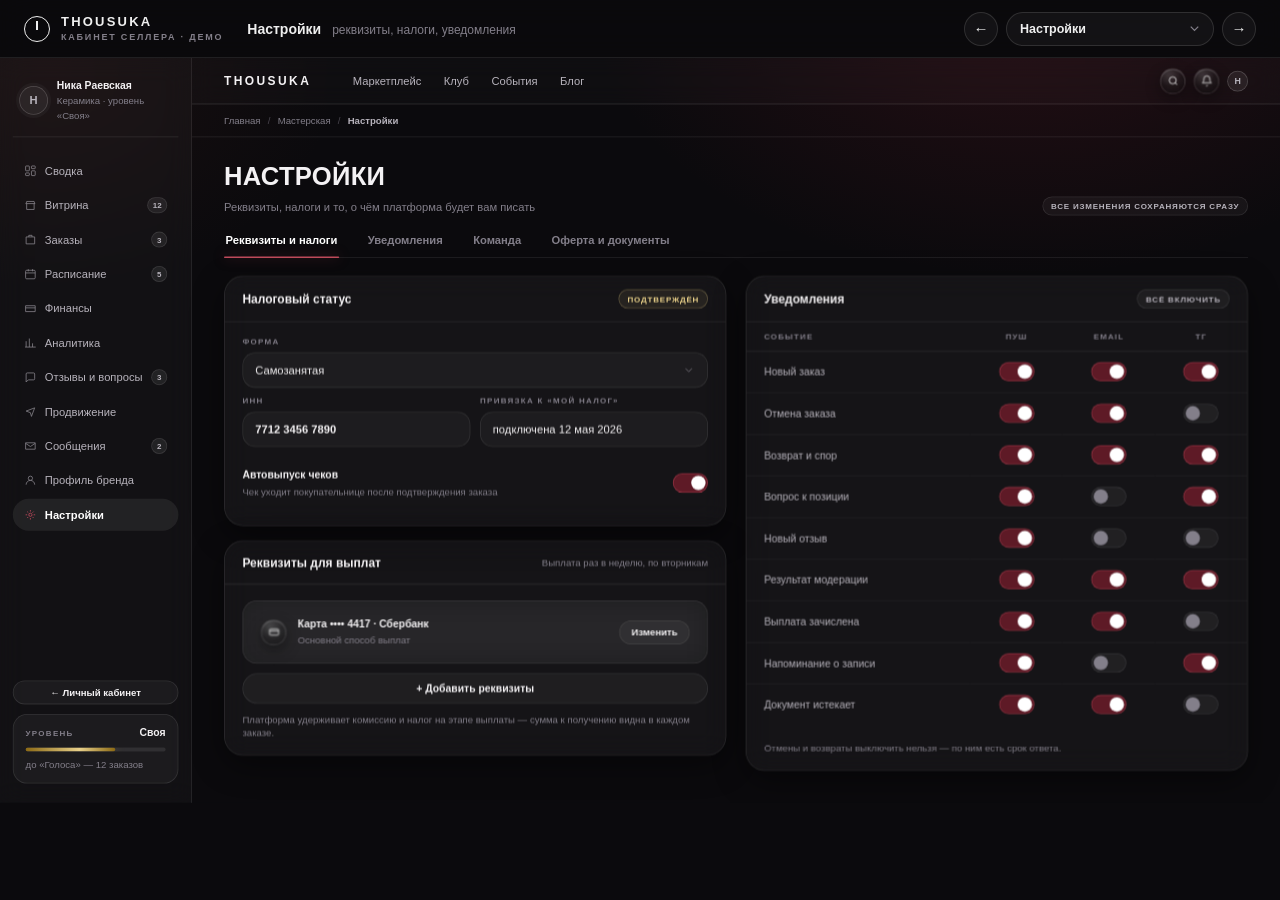
<file: nastroyki.html>
<!DOCTYPE html>
<html lang="ru">
<head>
<meta charset="utf-8">
<title>Настройки · Кабинет селлера · Made by THOUSUKA</title>
<style>
:root{--bg:#0B0A0D;--glass:rgba(255,255,255,0.045);--glass-2:rgba(255,255,255,0.07);--glass-border:rgba(255,255,255,0.10);--glass-border-strong:rgba(255,255,255,0.18);--text-1:#F4F2F4;--text-2:#B7B3BC;--text-3:#837F8A;--crimson:#9D2235;--crimson-soft:#C04B5C;--crimson-tint:rgba(157,34,53,0.16);--cta:#941E1D;--cta-hover:#B0292A;--beige:#C9A88F;--gold:#E8D08A;--green:#3FB984;--font-ui:'Lato','Helvetica Neue',sans-serif;--r-card:24px;--r-btn:9999px;--shadow-card:0 12px 40px rgba(0,0,0,0.45);--ease:cubic-bezier(0.25,0.46,0.45,0.94);--t:200ms}
*{box-sizing:border-box}
body{margin:0;background:#08070a;font-family:var(--font-ui);color:var(--text-1);-webkit-font-smoothing:antialiased}
a{color:inherit;text-decoration:none}a:hover{color:var(--crimson-soft)}
button{font-family:inherit;cursor:pointer}
:focus-visible{outline:2px solid var(--crimson-soft);outline-offset:2px;border-radius:6px}
.desk{padding:56px 48px 80px;display:flex;flex-direction:column;gap:44px;align-items:flex-start;min-width:max-content}
.deskhead{width:1600px;display:flex;align-items:flex-end;justify-content:space-between;gap:32px;border-bottom:1px solid var(--glass-border);padding-bottom:22px}
.deskhead h1{margin:0;font-size:26px;line-height:32px;font-weight:700;letter-spacing:.02em;text-transform:uppercase}
.deskhead p{margin:8px 0 0;font-size:14px;line-height:20px;color:var(--text-3);max-width:680px}
.legend{display:flex;gap:20px;flex:none}
.legend div{display:flex;align-items:center;gap:8px;font-size:12px;color:var(--text-3)}
.legend i{width:8px;height:8px;border-radius:50%;display:block}
.wrap{display:flex;flex-direction:column;gap:12px}
.lbl{display:flex;align-items:baseline;gap:10px}
.lbl b{font-size:11px;font-weight:700;letter-spacing:.16em;text-transform:uppercase;color:var(--text-2)}
.lbl span{font-size:11px;color:#4a464f;letter-spacing:.04em}
.lbl a{color:var(--crimson-soft);border-bottom:1px solid rgba(192,75,92,.35)}
.lbl a:hover{color:#DFA3AC;border-color:#DFA3AC}
.frame{position:relative;width:1600px;background:var(--bg);border:1px solid rgba(255,255,255,.08);border-radius:10px;overflow:hidden}
.frame::before{content:"";position:absolute;inset:0;z-index:0;pointer-events:none;background:radial-gradient(880px 560px at 80% -8%,rgba(157,34,53,0.18),transparent 62%),radial-gradient(640px 480px at 4% 2%,rgba(124,52,40,0.11),transparent 56%)}
.app{position:relative;z-index:1;display:grid;grid-template-columns:240px 1fr;align-items:stretch}
/* sidebar */
.side{width:240px;background:rgba(255,255,255,.03);border-right:1px solid var(--glass-border);backdrop-filter:blur(16px);padding:24px 16px;display:flex;flex-direction:column;gap:22px}
.wordmark{padding:0 8px}
.wordmark b{display:block;font-weight:700;font-size:19px;letter-spacing:.16em}
.wordmark span{display:block;margin-top:3px;font-size:9px;font-weight:700;letter-spacing:.34em;text-transform:uppercase;color:var(--text-3)}
.nav{display:flex;flex-direction:column;gap:3px}
.nav a{display:flex;align-items:center;gap:10px;height:40px;padding:0 14px;border-radius:var(--r-btn);font-size:14px;font-weight:500;color:var(--text-2);transition:color var(--t) var(--ease),background var(--t) var(--ease)}
.nav a:hover{background:var(--glass);color:var(--text-1)}
.nav a.on{background:var(--glass-2);color:#fff;font-weight:700}
.nav a svg{width:16px;height:16px;flex:none;opacity:.7;fill:none;stroke:currentColor;stroke-width:1.5}
.nav a.on svg{opacity:1;color:var(--crimson-soft)}
.nav .badge{margin-left:auto;min-width:20px;height:20px;padding:0 6px;display:grid;place-items:center;border-radius:var(--r-btn);background:var(--glass-2);border:1px solid var(--glass-border);font-size:10px;font-weight:700;color:var(--text-2);font-variant-numeric:tabular-nums}
.sidefoot{margin-top:auto;display:flex;flex-direction:column;gap:12px}
.mode{display:grid;grid-template-columns:1fr 1fr;gap:4px;background:var(--glass);border:1px solid var(--glass-border);border-radius:var(--r-btn);padding:4px}
.mode button{border:0;border-radius:var(--r-btn);background:transparent;color:var(--text-3);font-size:13px;font-weight:700;height:34px;transition:color var(--t),background var(--t)}
.mode button.on{background:var(--cta);color:#fff;box-shadow:0 0 20px rgba(157,34,53,.38)}
.me{display:flex;align-items:center;gap:10px;padding:8px;border-radius:18px;transition:background var(--t) var(--ease)}
.me:hover{background:var(--glass)}
/* topbar + content */
.top{display:flex;align-items:center;gap:16px;padding:18px 40px;border-bottom:1px solid var(--glass-border);background:rgba(255,255,255,.02);backdrop-filter:blur(14px)}
.top .sp{margin-left:auto;display:flex;align-items:center;gap:12px}
.main{width:100%;margin:0 auto;padding:30px 40px 40px;display:flex;flex-direction:column;gap:22px}
.split{display:grid;grid-template-columns:minmax(0,1fr) 340px;gap:24px;align-items:start}
.split--wide{grid-template-columns:minmax(0,1fr) 380px}
.col{display:flex;flex-direction:column;gap:18px;min-width:0}
.rail{display:flex;flex-direction:column;gap:16px}
.phead{display:flex;align-items:flex-end;justify-content:space-between;gap:24px}
/* type */
.display{margin:0;font-size:32px;line-height:38px;font-weight:700;letter-spacing:.01em;text-transform:uppercase}
.h2{margin:0;font-size:20px;line-height:26px;font-weight:700}
.h3{margin:0;font-size:15px;line-height:21px;font-weight:700}
.body{font-size:14px;line-height:21px;color:var(--text-2)}
.sm{font-size:13px;line-height:18px}
.xs{font-size:12px;line-height:16px}
.eyebrow{font-size:10px;line-height:1;font-weight:700;letter-spacing:.16em;text-transform:uppercase;color:var(--text-3)}
.stat{font-weight:700;font-size:34px;line-height:40px;letter-spacing:-.02em;font-variant-numeric:tabular-nums}
.num{font-weight:700;font-variant-numeric:tabular-nums}
.t2{color:var(--text-2)}.t3{color:var(--text-3)}.gold{color:var(--gold)}.up{color:var(--green)}.crim{color:var(--crimson-soft)}
/* surfaces */
.card{background:var(--glass);border:1px solid var(--glass-border);border-radius:var(--r-card);backdrop-filter:blur(16px);box-shadow:var(--shadow-card)}
.pad{padding:20px 22px}
.card__h{display:flex;align-items:center;justify-content:space-between;gap:16px;padding:16px 22px;border-bottom:1px solid var(--glass-border)}
.stackv{display:flex;flex-direction:column;gap:12px}
.rows{display:flex;flex-direction:column}
.row{display:flex;align-items:center;justify-content:space-between;gap:14px;padding:13px 22px;border-bottom:1px solid var(--glass-border)}
.row:last-child{border-bottom:0}
.urgent{box-shadow:inset 2px 0 0 var(--crimson-soft),var(--shadow-card);background:rgba(157,34,53,.08);border-color:rgba(192,75,92,.24)}
.orb{position:relative;display:grid;place-items:center;border-radius:50%;background:radial-gradient(120% 120% at 30% 22%,rgba(255,255,255,0.16),rgba(255,255,255,0.03) 42%,rgba(255,255,255,0.012) 70%),rgba(255,255,255,0.03);border:1px solid rgba(255,255,255,0.10);box-shadow:inset 0 1px 1px rgba(255,255,255,0.22),inset 0 -8px 18px rgba(0,0,0,0.45),0 6px 18px rgba(0,0,0,0.40);backdrop-filter:blur(14px);color:#fff;flex:none;width:38px;height:38px}
.orb svg{width:18px;height:18px;fill:none;stroke:currentColor;stroke-width:1.5}
.orb--sm{width:32px;height:32px}.orb--sm svg{width:15px;height:15px}
.orb--crimson{background:radial-gradient(120% 120% at 30% 22%,rgba(192,75,92,.40),rgba(157,34,53,.22) 45%,rgba(157,34,53,.10) 70%);border-color:rgba(192,75,92,.34);color:#F0C3C9}
.orb--gold{background:radial-gradient(120% 120% at 30% 22%,rgba(232,208,138,.34),rgba(201,168,76,.14) 45%,rgba(201,168,76,.06) 70%);border-color:rgba(232,208,138,.30);color:var(--gold)}
.av{width:36px;height:36px;border-radius:50%;flex:none;background:var(--glass-2);border:1px solid var(--glass-border-strong);box-shadow:0 0 0 4px rgba(255,255,255,.03);display:grid;place-items:center;font-weight:700;font-size:14px;color:var(--text-2)}
.av--sm{width:26px;height:26px;font-size:11px;box-shadow:none}
.thumb{width:46px;height:46px;border-radius:14px;flex:none;background:linear-gradient(150deg,rgba(201,168,143,.20),rgba(255,255,255,.03));border:1px solid var(--glass-border);display:grid;place-items:center;font-weight:700;font-size:15px;color:rgba(201,168,143,.78)}
.prod{display:flex;align-items:center;gap:14px;min-width:0}
/* controls */
.btn{display:inline-flex;align-items:center;justify-content:center;gap:8px;height:38px;padding:0 18px;border-radius:var(--r-btn);border:1px solid var(--glass-border);background:var(--glass);color:var(--text-1);font-size:13px;font-weight:700;white-space:nowrap;transition:background var(--t) var(--ease),border-color var(--t) var(--ease),box-shadow var(--t) var(--ease)}
.btn:hover{background:var(--glass-2);border-color:var(--glass-border-strong)}
.btn--cta{background:var(--cta);border-color:var(--cta);color:#fff}
.btn--cta:hover{background:var(--cta-hover);border-color:var(--cta-hover);box-shadow:0 0 26px rgba(157,34,53,.48)}
.btn--gold{border-color:rgba(232,208,138,.38);color:var(--gold);background:rgba(232,208,138,.07)}
.btn--gold:hover{background:rgba(232,208,138,.13);border-color:rgba(232,208,138,.6);box-shadow:0 0 22px rgba(232,208,138,.22)}
.btn--danger{border-color:rgba(192,75,92,.4);color:#DFA3AC;background:rgba(157,34,53,.10)}
.btn--sm{height:30px;padding:0 14px;font-size:12px}
.btn--w{width:100%}
.seg{display:flex;gap:3px;background:var(--glass);border:1px solid var(--glass-border);border-radius:var(--r-btn);padding:4px}
.seg button{border:0;background:transparent;border-radius:var(--r-btn);height:30px;padding:0 15px;font-size:13px;font-weight:700;color:var(--text-3);transition:color var(--t),background var(--t)}
.seg button:hover{color:var(--text-2)}
.seg button.on{background:var(--glass-2);color:#fff}
.chips{display:flex;gap:7px;flex-wrap:wrap;align-items:center}
.chip{display:inline-flex;align-items:center;height:28px;padding:0 13px;border-radius:var(--r-btn);font-size:12px;font-weight:700;letter-spacing:.03em;background:var(--glass);border:1px solid var(--glass-border);color:var(--text-2);white-space:nowrap;transition:border-color var(--t),color var(--t),background var(--t)}
.chip:hover{border-color:var(--glass-border-strong);color:var(--text-1)}
.chip.on{background:var(--glass-2);border-color:var(--glass-border-strong);color:#fff}
.chip--crimson{background:var(--crimson-tint);border-color:rgba(192,75,92,.30);color:#DFA3AC}
.chip--gold{background:rgba(232,208,138,.08);border-color:rgba(232,208,138,.28);color:var(--gold)}
.chip--sm{height:24px;padding:0 10px;font-size:10px;letter-spacing:.1em;text-transform:uppercase}
.field{display:flex;flex-direction:column;gap:8px}
.input{height:44px;border-radius:16px;background:rgba(255,255,255,.035);border:1px solid var(--glass-border);display:flex;align-items:center;gap:10px;padding:0 15px;font-size:14px;color:var(--text-1);transition:border-color var(--t)}
.input:hover{border-color:var(--glass-border-strong)}
.input--ph{color:var(--text-3)}
.input--area{height:auto;min-height:92px;padding:14px 15px;align-items:flex-start;line-height:21px}
.input svg{width:16px;height:16px;fill:none;stroke:currentColor;stroke-width:1.5;color:var(--text-3);flex:none}
.icn{width:18px;height:18px;fill:none;stroke:currentColor;stroke-width:1.5;color:var(--text-2);flex:none}
.bar{height:5px;border-radius:var(--r-btn);background:rgba(255,255,255,.09);overflow:hidden}
.bar i{display:block;height:100%;border-radius:var(--r-btn);background:rgba(255,255,255,.55)}
.bar--gold i{background:linear-gradient(90deg,#8B6914,#E8D08A 60%,#8B6914);box-shadow:0 0 14px rgba(232,208,138,.3)}
.toggle{width:44px;height:24px;border-radius:var(--r-btn);border:1px solid var(--glass-border);background:rgba(255,255,255,.05);position:relative;flex:none;transition:background var(--t),border-color var(--t)}
.toggle i{position:absolute;top:2px;left:2px;width:18px;height:18px;border-radius:50%;background:var(--text-3);transition:transform var(--t) var(--ease),background var(--t)}
.toggle.on{background:rgba(157,34,53,.55);border-color:rgba(192,75,92,.5)}
.toggle.on i{transform:translateX(20px);background:#fff}
/* tables */
.tbl{width:100%;border-collapse:collapse}
.tbl th{text-align:left;padding:0 22px;height:38px;background:rgba(255,255,255,.03);font-size:10px;font-weight:700;letter-spacing:.16em;text-transform:uppercase;color:var(--text-3);border-bottom:1px solid var(--glass-border);white-space:nowrap}
.tbl td{padding:0 22px;height:64px;border-bottom:1px solid var(--glass-border);font-size:14px;vertical-align:middle}
.tbl tr:last-child td{border-bottom:0}
.tbl tbody tr{transition:background var(--t) var(--ease)}
.tbl tbody tr:hover{background:rgba(255,255,255,.03)}
.tbl .r{text-align:right;font-variant-numeric:tabular-nums;font-weight:700;white-space:nowrap}
.tbl tr.hot td{background:rgba(157,34,53,.07)}
.tbl tr.hot td:first-child{box-shadow:inset 2px 0 0 var(--crimson-soft)}
/* pieces */
.tiles{display:grid;grid-template-columns:repeat(4,1fr);gap:12px}
.tile{background:var(--glass);border:1px solid var(--glass-border);border-radius:20px;backdrop-filter:blur(16px);box-shadow:var(--shadow-card);padding:18px;display:flex;flex-direction:column;gap:10px;min-height:132px;transition:border-color var(--t) var(--ease),transform var(--t) var(--ease)}
.tile:hover{transform:translateY(-4px);border-color:var(--glass-border-strong)}
.tile .stat{margin-top:auto}
.tile--gold{border-color:rgba(232,208,138,.22)}
.tile--gold .stat{color:var(--gold)}
.tile--gold:hover{border-color:rgba(232,208,138,.45);box-shadow:var(--shadow-card),0 0 24px rgba(201,168,76,.16)}
.money{border-color:rgba(232,208,138,.24);background:linear-gradient(150deg,rgba(232,208,138,.10),rgba(255,255,255,.03) 60%);position:relative;overflow:hidden}
.money::after{content:"";position:absolute;right:-70px;top:-90px;width:260px;height:260px;border-radius:50%;background:radial-gradient(circle,rgba(232,208,138,.15),transparent 68%);pointer-events:none}
.chart{height:190px;display:flex;align-items:flex-end;gap:6px}
.chart i{flex:1;display:block;border-radius:3px 3px 0 0;background:linear-gradient(180deg,rgba(255,255,255,.22),rgba(255,255,255,.05))}
.chart i.hi{background:linear-gradient(180deg,rgba(192,75,92,.85),rgba(157,34,53,.18));box-shadow:0 0 18px rgba(157,34,53,.35)}
.xaxis{display:flex;justify-content:space-between;margin-top:12px}
.funnel{display:flex;flex-direction:column;gap:14px}
.funnel>div>div{display:flex;align-items:baseline;justify-content:space-between;margin-bottom:7px}
.fbar{height:30px;border-radius:6px;background:linear-gradient(90deg,rgba(255,255,255,.20),rgba(255,255,255,.06))}
.fbar--hi{background:linear-gradient(90deg,rgba(192,75,92,.9),rgba(157,34,53,.35));box-shadow:0 0 22px rgba(157,34,53,.32)}
.steps{display:grid;grid-template-columns:repeat(5,1fr);border:1px solid var(--glass-border);border-radius:20px;overflow:hidden;background:var(--glass)}
.steps>div{padding:14px 18px;border-right:1px solid var(--glass-border)}
.steps>div:last-child{border-right:0}
.steps>div.done{background:rgba(255,255,255,.04)}
.steps>div.now{background:rgba(157,34,53,.16);box-shadow:inset 0 -2px 0 var(--crimson-soft)}
.steps .sm{margin-top:5px;font-weight:700}
.tl{display:flex;flex-direction:column}
.tl div{display:flex;gap:12px;align-items:flex-start;padding-bottom:16px;position:relative}
.tl div:last-child{padding-bottom:0}
.tl div::before{content:"";position:absolute;left:6.5px;top:16px;bottom:0;width:1px;background:var(--glass-border)}
.tl div:last-child::before{display:none}
.tl b{width:14px;height:14px;border-radius:50%;flex:none;margin-top:2px;border:1px solid var(--glass-border-strong);background:rgba(255,255,255,.06);position:relative;z-index:1}
.tl div.done b{background:rgba(255,255,255,.55);border-color:transparent}
.tl div.now b{background:var(--crimson);border-color:var(--crimson-soft);box-shadow:0 0 0 4px rgba(157,34,53,.22)}
.tl p{margin:0;font-size:13px;line-height:18px;font-weight:700}
.tl p span{display:block;font-size:12px;line-height:16px;font-weight:400;color:var(--text-3);margin-top:2px}
.photo{aspect-ratio:1;border-radius:18px;border:1px solid var(--glass-border);background:linear-gradient(150deg,rgba(201,168,143,.22),rgba(255,255,255,.03));position:relative;overflow:hidden}
.photo--add{border-style:dashed;border-color:var(--glass-border-strong);background:rgba(255,255,255,.02);display:grid;place-items:center;color:var(--text-3);font-size:12px;font-weight:700;text-align:center;gap:6px}
.cover{height:190px;border-radius:20px;border:1px solid var(--glass-border);background:linear-gradient(140deg,rgba(157,34,53,.30),rgba(201,168,143,.18) 50%,rgba(255,255,255,.03));position:relative;overflow:hidden}
.grid2{display:grid;grid-template-columns:1fr 1fr;gap:12px}
.grid3{display:grid;grid-template-columns:repeat(3,1fr);gap:12px}
.grid4{display:grid;grid-template-columns:repeat(4,1fr);gap:12px}
/* week grid */
.cal{border:1px solid var(--glass-border);border-radius:var(--r-card);overflow:hidden;background:var(--glass);backdrop-filter:blur(16px);box-shadow:var(--shadow-card)}
.calhead{display:grid;grid-template-columns:64px repeat(7,1fr);border-bottom:1px solid var(--glass-border);background:rgba(255,255,255,.03)}
.calhead>div{padding:12px 10px;text-align:center;border-left:1px solid var(--glass-border)}
.calhead>div:first-child{border-left:0}
.calhead b{display:block;font-size:16px;font-weight:700;margin-top:3px;font-variant-numeric:tabular-nums}
.calhead .today b{color:var(--crimson-soft)}
.calbody{display:grid;grid-template-columns:64px repeat(7,1fr);height:460px}
.calbody>div{border-left:1px solid var(--glass-border);padding:8px;position:relative}
.calbody>div:first-child{border-left:0;display:flex;flex-direction:column;justify-content:space-between;padding:6px 8px 26px;align-items:flex-end}
.calbody .off{background:repeating-linear-gradient(135deg,rgba(255,255,255,.03) 0 6px,transparent 6px 12px)}
.slot{border-radius:14px;border:1px solid var(--glass-border);background:rgba(255,255,255,.05);padding:9px 10px;margin-bottom:8px}
.slot b{display:block;font-size:12px;font-weight:700}
.slot span{display:block;font-size:11px;color:var(--text-3);margin-top:3px}
.slot--free{border-style:dashed;background:transparent}
.slot--hot{border-color:rgba(192,75,92,.45);background:rgba(157,34,53,.16)}
.slot--gold{border-color:rgba(232,208,138,.32);background:rgba(232,208,138,.08)}
.pick{display:grid;grid-template-columns:repeat(4,1fr);gap:12px}
.pick>div{border:1px solid var(--glass-border);border-radius:20px;background:rgba(255,255,255,.03);padding:18px;display:flex;flex-direction:column;gap:11px;transition:border-color var(--t) var(--ease),background var(--t) var(--ease)}
.pick>div:hover{border-color:var(--glass-border-strong)}
.pick>div.on{border-color:rgba(192,75,92,.48);background:rgba(157,34,53,.13)}
.pick .pt{display:flex;align-items:center;justify-content:space-between;gap:10px}
.rad{width:18px;height:18px;border-radius:50%;flex:none;border:1px solid var(--glass-border-strong);background:rgba(255,255,255,.04);display:grid;place-items:center}
.rad.on{border-color:var(--crimson-soft);background:var(--crimson);box-shadow:0 0 0 4px rgba(157,34,53,.22)}
.rad.on::after{content:"";width:6px;height:6px;border-radius:50%;background:#fff}
.lab{font-size:11px;font-weight:700;letter-spacing:.1em;text-transform:uppercase;color:var(--text-3)}
.cnt{font-size:11px;color:var(--text-3);font-variant-numeric:tabular-nums}
.step{display:flex;align-items:center;gap:4px;border:1px solid var(--glass-border);border-radius:var(--r-btn);background:rgba(255,255,255,.035);padding:4px}
.step button{width:32px;height:32px;border:0;border-radius:50%;background:var(--glass);color:var(--text-2);font-size:16px;font-weight:700}
.step button:hover{background:var(--glass-2);color:#fff}
.step b{min-width:38px;text-align:center;font-variant-numeric:tabular-nums;font-size:15px}

/* ── страница заказов ── */
.gnav{display:flex;align-items:center;gap:32px;height:58px;padding:0 40px;border-bottom:1px solid var(--glass-border);background:rgba(255,255,255,.02);backdrop-filter:blur(14px)}
.gnav .wm{font-weight:700;font-size:15px;letter-spacing:.2em}
.gnav .lnk{display:flex;gap:28px;margin-left:20px}
.gnav .lnk a{font-size:14px;color:var(--text-2)}
.gnav .lnk a:hover{color:#fff}
.gnav .rt{margin-left:auto;display:flex;align-items:center;gap:10px}
.crumbs{display:flex;align-items:center;gap:9px;padding:13px 40px;border-bottom:1px solid var(--glass-border);font-size:12px;color:var(--text-3)}
.crumbs a:hover{color:var(--crimson-soft)}
.crumbs i{font-style:normal;color:#4a464f}
.crumbs b{font-weight:700;color:var(--text-2)}
.prof{display:flex;gap:11px;align-items:center;padding:2px 8px 18px;border-bottom:1px solid var(--glass-border)}
.lvl{border:1px solid var(--glass-border);border-radius:18px;background:var(--glass);padding:14px 15px;display:flex;flex-direction:column;gap:9px}
.alert{display:flex;align-items:center;gap:16px;padding:15px 20px;border-radius:20px;border:1px solid rgba(192,75,92,.30);background:rgba(157,34,53,.11);box-shadow:inset 3px 0 0 var(--crimson-soft)}
.alert .btn{margin-left:auto}
.fbar2{display:flex;flex-direction:column;gap:14px}
.tbl td.act{text-align:right;padding-right:20px}
.tbl .num{font-size:14px}
.track{display:grid;grid-template-columns:repeat(8,1fr)}
.track>div{position:relative;text-align:center;padding:26px 6px 0}
.track>div::before{content:"";position:absolute;top:7px;left:0;right:0;height:1px;background:var(--glass-border)}
.track>div:first-child::before{left:50%}
.track>div:last-child::before{right:50%}
.track>div.done::before,.track>div.now::before{background:rgba(255,255,255,.34)}
.track b{position:absolute;top:0;left:50%;transform:translateX(-50%);width:14px;height:14px;border-radius:50%;background:rgba(255,255,255,.07);border:1px solid var(--glass-border-strong);z-index:1}
.track>div.done b{background:rgba(255,255,255,.62);border-color:transparent}
.track>div.now b{background:var(--crimson);border-color:var(--crimson-soft);box-shadow:0 0 0 5px rgba(157,34,53,.22)}
.track p{margin:0;font-size:12px;line-height:16px;font-weight:700;color:var(--text-3)}
.track>div.done p,.track>div.now p{color:var(--text-1)}
.track>div.now p{color:#DFA3AC}
.track span{display:block;font-size:11px;line-height:15px;color:#5f5b66;margin-top:4px;font-variant-numeric:tabular-nums}
.kv{display:flex;flex-direction:column}
.kv>div{display:flex;align-items:baseline;justify-content:space-between;gap:18px;padding:12px 0;border-bottom:1px solid rgba(255,255,255,.06)}
.kv>div:last-child{border-bottom:0}
.kv .k{font-size:13px;line-height:18px;color:var(--text-2)}
.kv .v{font-size:14px;font-weight:700;font-variant-numeric:tabular-nums;white-space:nowrap}
.kv .v--neg{color:var(--text-2)}
.kv--pay{border-top:1px solid var(--glass-border);margin-top:2px;padding-top:4px}
.hist{display:flex;flex-direction:column;gap:13px}
.hist>div{display:grid;grid-template-columns:78px 1fr;gap:12px;align-items:baseline}
.hist time{font-size:11px;color:var(--text-3);font-variant-numeric:tabular-nums}
.hist p{margin:0;font-size:13px;line-height:18px}
.act{display:flex;align-items:center;gap:12px}
.act .off{margin-left:auto;font-size:13px;font-weight:700;color:#514d58;cursor:not-allowed}
.quote{margin:0;font-size:13px;line-height:20px;color:var(--text-2);font-style:italic}
.scrim{position:absolute;inset:0;z-index:6;background:rgba(8,7,10,.74);backdrop-filter:blur(4px);display:grid;place-items:center;padding:48px}
.modal{width:560px;border-radius:32px;border:1px solid var(--glass-border-strong);background:#141117;box-shadow:0 40px 100px rgba(0,0,0,.72),0 0 0 1px rgba(255,255,255,.04)}
.modal__h{display:flex;align-items:flex-start;gap:14px;padding:24px 26px 18px;border-bottom:1px solid var(--glass-border)}
.modal__b{padding:20px 26px 6px;display:flex;flex-direction:column;gap:16px}
.modal__f{display:flex;align-items:center;gap:12px;padding:18px 26px 22px}
.opts{display:flex;flex-direction:column;gap:8px}
.opt{display:flex;align-items:flex-start;gap:12px;padding:13px 15px;border:1px solid var(--glass-border);border-radius:18px;background:rgba(255,255,255,.025);transition:border-color var(--t) var(--ease),background var(--t) var(--ease)}
.opt:hover{border-color:var(--glass-border-strong)}
.opt.on{border-color:rgba(192,75,92,.48);background:rgba(157,34,53,.12)}
.opt .rad{margin-top:1px}
.opt p{margin:0;font-size:13px;line-height:18px;font-weight:700}
.opt p span{display:block;font-weight:400;color:var(--text-3);margin-top:3px}
.warn{display:flex;gap:12px;padding:14px 16px;border-radius:18px;border:1px solid rgba(192,75,92,.28);background:rgba(157,34,53,.10)}
.cb{width:20px;height:20px;border-radius:6px;flex:none;border:1px solid var(--glass-border-strong);background:rgba(255,255,255,.04);display:grid;place-items:center;margin-top:1px}
.cb.on{background:var(--cta);border-color:var(--cta)}
.cb.on svg{width:12px;height:12px;fill:none;stroke:#fff;stroke-width:2.4}
.dim{opacity:1}
.track>div.dim b{opacity:.4}
.track>div.dim::before{opacity:.5}
.cancel-hd{text-decoration:line-through;text-decoration-color:rgba(192,75,92,.7);text-decoration-thickness:2px}
.app{grid-template-columns:240px minmax(0,1fr)}
.tbl th,.tbl td{padding:0 14px}
.tbl th:first-child,.tbl td:first-child{padding-left:20px}
.tbl th:last-child,.tbl td:last-child{padding-right:20px}
.tbl th{white-space:normal;line-height:13px}
.tbl td.act{padding-right:18px}

/* ── листы прототипов ── */
.app--plain{display:block}
.tabs{display:flex;gap:34px;border-bottom:1px solid var(--glass-border)}
.tabs a{padding:0 2px 14px;font-size:14px;font-weight:700;color:var(--text-3);position:relative}
.tabs a:hover{color:var(--text-2)}
.tabs a.on{color:#fff}
.tabs a.on::after{content:"";position:absolute;left:0;right:0;bottom:-1px;height:2px;border-radius:2px;background:var(--crimson-soft);box-shadow:0 0 14px rgba(192,75,92,.5)}
.tabs a em{font-style:normal;font-weight:400;color:var(--text-3);margin-left:7px;font-variant-numeric:tabular-nums}
.dist{display:grid;grid-template-columns:auto minmax(150px,1fr) auto;gap:7px 12px;align-items:center}
.dist span{font-size:12px;color:var(--text-3);font-variant-numeric:tabular-nums;white-space:nowrap}
.dist b{font-size:12px;font-weight:700;font-variant-numeric:tabular-nums;text-align:right;min-width:22px}
.dist .bar{height:6px}
.dist .bar i{background:linear-gradient(90deg,rgba(192,75,92,.85),rgba(157,34,53,.4))}
.mini{display:flex;flex-direction:column;gap:6px}
.mini .stat{font-size:26px;line-height:32px}
.rev{display:grid;grid-template-columns:minmax(0,1fr) 300px;gap:24px;padding:20px 22px}
.rev+.rev{border-top:1px solid var(--glass-border)}
.revh{display:flex;align-items:center;gap:12px;flex-wrap:wrap}
.stars{font-size:12px;font-weight:700;letter-spacing:.06em;color:var(--gold);white-space:nowrap}
.stars--low{color:#DFA3AC}
.qr{display:flex;flex-direction:column;gap:8px}
.msg{display:grid;grid-template-columns:360px minmax(0,1fr);gap:22px;align-items:start}
.dlg{display:flex;flex-direction:column}
.dlg>a{display:grid;grid-template-columns:auto minmax(0,1fr) auto;gap:12px;align-items:center;padding:14px 18px;border-bottom:1px solid var(--glass-border);transition:background var(--t) var(--ease)}
.dlg>a:last-child{border-bottom:0}
.dlg>a:hover{background:rgba(255,255,255,.03)}
.dlg>a.on{background:rgba(157,34,53,.13);box-shadow:inset 2px 0 0 var(--crimson-soft)}
.dlg .tx{min-width:0}
.dlg .tx b{display:block;font-size:13px;font-weight:700}
.dlg .tx span{display:block;font-size:12px;color:var(--text-3);margin-top:3px;overflow:hidden;text-overflow:ellipsis;white-space:nowrap}
.dlg .rt{text-align:right;display:flex;flex-direction:column;align-items:flex-end;gap:6px}
.dlg .rt time{font-size:11px;color:var(--text-3)}
.pin{font-size:9px;font-weight:700;letter-spacing:.12em;text-transform:uppercase;color:var(--gold)}
.unread{min-width:20px;height:20px;padding:0 6px;display:grid;place-items:center;border-radius:var(--r-btn);background:var(--cta);color:#fff;font-size:10px;font-weight:700}
.chat{display:flex;flex-direction:column;gap:14px;padding:20px 22px;min-height:460px}
.bub{max-width:74%;padding:12px 15px;border-radius:20px;font-size:13px;line-height:19px}
.bub time{display:block;font-size:10px;color:var(--text-3);margin-top:6px;font-variant-numeric:tabular-nums}
.bub--in{align-self:flex-start;background:var(--glass);border:1px solid var(--glass-border);border-bottom-left-radius:7px}
.bub--out{align-self:flex-end;background:rgba(157,34,53,.20);border:1px solid rgba(192,75,92,.30);border-bottom-right-radius:7px}
.ordpill{display:flex;align-items:center;gap:14px;padding:12px 16px;border-radius:20px;border:1px solid var(--glass-border);background:rgba(255,255,255,.04)}
.ordpill .btn{margin-left:auto}
.notice{padding:11px 16px;border-radius:16px;border:1px dashed var(--glass-border-strong);background:rgba(255,255,255,.02);font-size:12px;color:var(--text-3);text-align:center}
.ntf{width:100%;border-collapse:collapse}
.ntf th{padding:0 14px;height:36px;font-size:10px;font-weight:700;letter-spacing:.14em;text-transform:uppercase;color:var(--text-3);border-bottom:1px solid var(--glass-border);text-align:center;white-space:nowrap}
.ntf th:first-child{text-align:left;padding-left:22px}
.ntf td{padding:0 14px;height:52px;border-bottom:1px solid rgba(255,255,255,.06);font-size:13px;text-align:center}
.ntf td:first-child{text-align:left;padding-left:22px;color:var(--text-2)}
.ntf tr:last-child td{border-bottom:0}
.ntf .toggle{margin:0 auto}
.ed{display:grid;grid-template-columns:250px minmax(0,1fr) 380px;gap:22px;align-items:start}
.stepnav{display:flex;flex-direction:column;padding:8px}
.stepnav a{display:flex;align-items:center;gap:11px;height:42px;padding:0 14px;border-radius:14px;font-size:13px;font-weight:500;color:var(--text-2);transition:background var(--t),color var(--t)}
.stepnav a:hover{background:var(--glass);color:var(--text-1)}
.stepnav a.on{background:var(--glass-2);color:#fff;font-weight:700}
.stepnav a i{width:8px;height:8px;border-radius:50%;flex:none;background:rgba(255,255,255,.55)}
.stepnav a.on i{background:var(--crimson);box-shadow:0 0 0 4px rgba(157,34,53,.22)}
.stepnav a.todo{color:var(--text-3)}
.stepnav a.todo i{background:rgba(255,255,255,.16)}
.drop{padding:30px;border-radius:20px;border:1px dashed var(--glass-border-strong);background:rgba(255,255,255,.02);text-align:center;display:flex;flex-direction:column;gap:6px}
.doc{display:grid;grid-template-columns:auto minmax(0,1fr) auto;gap:16px;align-items:start;padding:18px 20px}
.docic{width:46px;height:58px;border-radius:8px;flex:none;background:linear-gradient(160deg,rgba(232,208,138,.22),rgba(255,255,255,.03));border:1px solid rgba(232,208,138,.26);display:grid;place-items:center;color:var(--gold);font-size:10px;font-weight:700;letter-spacing:.08em}
.req{display:flex;flex-direction:column;gap:12px}
.req>div{display:flex;align-items:flex-start;gap:11px;font-size:13px;line-height:18px}
.req .off{color:var(--text-3)}
.pv{border-radius:20px;border:1px solid var(--glass-border);background:rgba(255,255,255,.04);overflow:hidden}
.pv .ph{aspect-ratio:1;background:linear-gradient(150deg,rgba(201,168,143,.24),rgba(157,34,53,.14) 60%,rgba(255,255,255,.03))}
.pvb{padding:15px 16px;display:flex;flex-direction:column;gap:8px}
.centered{max-width:820px;margin:0 auto;padding:44px 40px 70px;display:flex;flex-direction:column;gap:26px}
.stepper{display:grid;grid-template-columns:repeat(5,1fr);align-items:start}
.stepper>div{position:relative;text-align:center;padding-top:44px}
.stepper>div::before{content:"";position:absolute;top:17px;left:0;right:0;height:1px;background:var(--glass-border)}
.stepper>div:first-child::before{left:50%}
.stepper>div:last-child::before{right:50%}
.stepper>div.done::before{background:rgba(255,255,255,.4)}
.stepper b{position:absolute;top:0;left:50%;transform:translateX(-50%);width:34px;height:34px;border-radius:50%;display:grid;place-items:center;font-size:13px;font-weight:700;background:rgba(255,255,255,.05);border:1px solid var(--glass-border-strong);color:var(--text-3);z-index:1}
.stepper>div.done b{background:rgba(255,255,255,.62);border-color:transparent;color:#141117}
.stepper>div.now b{background:var(--cta);border-color:var(--cta-hover);color:#fff;box-shadow:0 0 0 6px rgba(157,34,53,.20)}
.stepper p{margin:0;font-size:12px;line-height:16px;color:var(--text-3)}
.stepper>div.now p{color:#fff;font-weight:700}
.stepper>div.done p{color:var(--text-2)}
.chk{display:flex;align-items:flex-start;gap:12px;padding:16px 18px;border-radius:20px;border:1px solid var(--glass-border);background:rgba(255,255,255,.03);transition:border-color var(--t),background var(--t)}
.chk:hover{border-color:var(--glass-border-strong)}
.chk.on{border-color:rgba(192,75,92,.45);background:rgba(157,34,53,.12)}
.chk p{margin:0;font-size:14px;font-weight:700;line-height:19px}
.chk p span{display:block;font-size:12px;font-weight:400;color:var(--text-3);margin-top:3px}
.states{display:grid;grid-template-columns:repeat(4,1fr);gap:18px;align-items:stretch}
.state{display:flex;flex-direction:column;gap:16px;padding:24px 22px 26px;min-height:520px}
.state .orb{width:74px;height:74px;margin:6px auto 0}
.state .orb svg{width:30px;height:30px}
.state h3{margin:0;font-size:19px;line-height:25px;font-weight:700;text-align:center}
.state .lead{font-size:13px;line-height:19px;color:var(--text-2);text-align:center}
.state ol{margin:0;padding-left:19px;display:flex;flex-direction:column;gap:7px;font-size:13px;line-height:18px;color:var(--text-2)}
.state .foot{margin-top:auto;display:flex;flex-direction:column;gap:12px}
.state--ok{border-color:rgba(232,208,138,.26);background:linear-gradient(170deg,rgba(232,208,138,.10),rgba(255,255,255,.03) 55%)}
.note{padding:14px 16px;border-radius:16px;background:rgba(255,255,255,.035);border:1px solid var(--glass-border);box-shadow:inset 3px 0 0 var(--crimson-soft);font-size:13px;line-height:19px;color:var(--text-2)}
.note--gold{box-shadow:inset 3px 0 0 var(--gold)}
</style>
<link rel="stylesheet" href="demo.css">
</head>
<body class="dm">
<div class="dm-bar">
  <a class="dm-home" href="index.html"><span class="dm-mark"><i></i></span><span><b>THOUSUKA</b><span>Кабинет селлера · демо</span></span></a>
  <div class="dm-now"><b>Настройки</b><span>реквизиты, налоги, уведомления</span></div>
  <div class="dm-nav">
    <a class="dm-btn" href="profil.html" title="Предыдущий экран">←</a>
    <select class="dm-sel" onchange="location.href=this.value"><option value="svodka.html">Сводка</option><option value="vitrina.html">Витрина</option><option value="novaya-poziciya.html">Новая позиция · доставка</option><option value="zakazy.html">Заказы</option><option value="zakaz-1043.html">Заказ №1043</option><option value="raspisanie.html">Расписание</option><option value="finansy.html">Финансы</option><option value="analitika.html">Аналитика</option><option value="otzyvy.html">Отзывы и вопросы</option><option value="prodvizhenie.html">Продвижение</option><option value="soobscheniya.html">Сообщения</option><option value="profil.html">Профиль бренда</option><option value="nastroyki.html" selected>Настройки</option></select>
    <a class="dm-btn" href="svodka.html" title="Следующий экран">→</a>
  </div>
</div>
<div class="dm-stage"><div class="frame" style="width:1600px"><div class="app"><aside class="side">
    <a href="#" class="prof"><span class="av">Н</span><span><span class="sm" style="font-weight:700;display:block">Ника Раевская</span><span class="xs t3">Керамика · уровень «Своя»</span></span></a>
    <nav class="nav"><a href="svodka.html"><svg viewBox="0 0 24 24"><rect x="3" y="3" width="7" height="9" rx="1"></rect><rect x="14" y="3" width="7" height="5" rx="1"></rect><rect x="14" y="12" width="7" height="9" rx="1"></rect><rect x="3" y="16" width="7" height="5" rx="1"></rect></svg>Сводка</a><a href="vitrina.html"><svg viewBox="0 0 24 24"><path d="M3 9h18M4 9l1-4h14l1 4M5 9v11h14V9"></path></svg>Витрина<span class="badge">12</span></a><a href="zakazy.html"><svg viewBox="0 0 24 24"><path d="M4 7h16v13H4zM9 7V4h6v3"></path></svg>Заказы<span class="badge">3</span></a><a href="raspisanie.html"><svg viewBox="0 0 24 24"><rect x="3" y="5" width="18" height="16" rx="2"></rect><path d="M3 10h18M8 3v4M16 3v4"></path></svg>Расписание<span class="badge">5</span></a><a href="finansy.html"><svg viewBox="0 0 24 24"><path d="M3 7h18v11H3zM3 11h18"></path></svg>Финансы</a><a href="analitika.html"><svg viewBox="0 0 24 24"><path d="M4 20V9M10 20V4M16 20v-7M22 20H2"></path></svg>Аналитика</a><a href="otzyvy.html"><svg viewBox="0 0 24 24"><path d="M20 15a2 2 0 0 1-2 2H8l-4 4V6a2 2 0 0 1 2-2h12a2 2 0 0 1 2 2z"></path></svg>Отзывы и вопросы<span class="badge">3</span></a><a href="prodvizhenie.html"><svg viewBox="0 0 24 24"><path d="M4 11l16-6-6 16-2-7z"></path></svg>Продвижение</a><a href="soobscheniya.html"><svg viewBox="0 0 24 24"><path d="M3 6h18v12H3z"></path><path d="M3 7l9 6 9-6"></path></svg>Сообщения<span class="badge">2</span></a><a href="profil.html"><svg viewBox="0 0 24 24"><path d="M4 20a8 8 0 0 1 16 0"></path><circle cx="12" cy="8" r="4"></circle></svg>Профиль бренда</a><a href="nastroyki.html" class="on"><svg viewBox="0 0 24 24"><circle cx="12" cy="12" r="3"></circle><path d="M12 3v3M12 18v3M3 12h3M18 12h3M6 6l2 2M16 16l2 2M18 6l-2 2M8 16l-2 2"></path></svg>Настройки</a></nav>
    <div class="sidefoot">
      <a href="#" class="btn btn--sm btn--w">← Личный кабинет</a>
      <div class="lvl">
        <div style="display:flex;align-items:baseline;justify-content:space-between"><span class="eyebrow">Уровень</span><span class="sm" style="font-weight:700">Своя</span></div>
        <div class="bar bar--gold"><i style="width:64%"></i></div>
        <span class="xs t3">до «Голоса» — 12 заказов</span>
      </div>
    </div>
  </aside><div><div class="gnav"><span class="wm">THOUSUKA</span><div class="lnk"><a href="#">Маркетплейс</a><a href="#">Клуб</a><a href="#">События</a><a href="#">Блог</a></div><div class="rt"><a href="#" class="orb orb--sm"><svg viewBox="0 0 24 24"><circle cx="11" cy="11" r="7"></circle><path d="M20 20l-4.3-4.3"></path></svg></a><a href="#" class="orb orb--sm"><svg viewBox="0 0 24 24"><path d="M18 8a6 6 0 1 0-12 0c0 7-3 8-3 8h18s-3-1-3-8"></path><path d="M13.7 21a2 2 0 0 1-3.4 0"></path></svg></a><a href="#" class="av av--sm">Н</a></div></div><div class="crumbs"><a href="#">Главная</a><i>/</i><a href="#">Мастерская</a><i>/</i><b>Настройки</b></div><div class="main">
<div class="phead"><div><h2 class="display">Настройки</h2><p class="body t3" style="margin:9px 0 0">Реквизиты, налоги и то, о чём платформа будет вам писать</p></div><span class="chip chip--sm">Все изменения сохраняются сразу</span></div>
<div class="tabs"><a href="#" class="on">Реквизиты и налоги</a><a href="#">Уведомления</a><a href="#">Команда</a><a href="#">Оферта и документы</a></div>
<div class="split" style="grid-template-columns:minmax(0,1fr) minmax(0,1fr)">
  <div class="col">
    <div class="card">
      <div class="card__h"><div class="h3">Налоговый статус</div><span class="chip chip--sm chip--gold">Подтверждён</span></div>
      <div class="pad stackv">
        <div class="field"><span class="eyebrow">Форма</span><div class="input" style="justify-content:space-between">Самозанятая<svg viewBox="0 0 24 24"><path d="M6 9l6 6 6-6"></path></svg></div></div>
        <div class="grid2">
          <div class="field"><span class="eyebrow">ИНН</span><div class="input num">7712 3456 7890</div></div>
          <div class="field"><span class="eyebrow">Привязка к «Мой налог»</span><div class="input t2">подключена 12 мая 2026</div></div>
        </div>
        <div class="row" style="padding:14px 0;border-bottom:0"><div><div class="sm" style="font-weight:700">Автовыпуск чеков</div><div class="xs t3" style="margin-top:4px">Чек уходит покупательнице после подтверждения заказа</div></div><div class="toggle on"><i></i></div></div>
      </div>
    </div>
    <div class="card">
      <div class="card__h"><div class="h3">Реквизиты для выплат</div><span class="xs t3">Выплата раз в неделю, по вторникам</span></div>
      <div class="pad stackv">
        <div class="card pad" style="box-shadow:none;border-radius:18px;background:rgba(255,255,255,.04);display:flex;align-items:center;gap:14px">
          <span class="orb orb--sm"><svg viewBox="0 0 24 24"><rect x="3" y="6" width="18" height="12" rx="2"></rect><path d="M3 10h18"></path></svg></span>
          <div><div class="sm" style="font-weight:700">Карта •••• 4417 · Сбербанк</div><div class="xs t3" style="margin-top:3px">Основной способ выплат</div></div>
          <a href="#" class="btn btn--sm" style="margin-left:auto">Изменить</a>
        </div>
        <a href="#" class="btn btn--w">+ Добавить реквизиты</a>
        <div class="xs t3">Платформа удерживает комиссию и налог на этапе выплаты — сумма к получению видна в каждом заказе.</div>
      </div>
    </div>
  </div>
  <div class="card">
    <div class="card__h"><div class="h3">Уведомления</div><div class="chips"><span class="chip chip--sm">Всё включить</span></div></div>
    <table class="ntf"><thead><tr><th>Событие</th><th>Пуш</th><th>Email</th><th>ТГ</th></tr></thead><tbody><tr><td>Новый заказ</td><td><div class="toggle on"><i></i></div></td><td><div class="toggle on"><i></i></div></td><td><div class="toggle on"><i></i></div></td></tr><tr><td>Отмена заказа</td><td><div class="toggle on"><i></i></div></td><td><div class="toggle on"><i></i></div></td><td><div class="toggle"><i></i></div></td></tr><tr><td>Возврат и спор</td><td><div class="toggle on"><i></i></div></td><td><div class="toggle on"><i></i></div></td><td><div class="toggle on"><i></i></div></td></tr><tr><td>Вопрос к позиции</td><td><div class="toggle on"><i></i></div></td><td><div class="toggle"><i></i></div></td><td><div class="toggle on"><i></i></div></td></tr><tr><td>Новый отзыв</td><td><div class="toggle on"><i></i></div></td><td><div class="toggle"><i></i></div></td><td><div class="toggle"><i></i></div></td></tr><tr><td>Результат модерации</td><td><div class="toggle on"><i></i></div></td><td><div class="toggle on"><i></i></div></td><td><div class="toggle on"><i></i></div></td></tr><tr><td>Выплата зачислена</td><td><div class="toggle on"><i></i></div></td><td><div class="toggle on"><i></i></div></td><td><div class="toggle"><i></i></div></td></tr><tr><td>Напоминание о записи</td><td><div class="toggle on"><i></i></div></td><td><div class="toggle"><i></i></div></td><td><div class="toggle on"><i></i></div></td></tr><tr><td>Документ истекает</td><td><div class="toggle on"><i></i></div></td><td><div class="toggle on"><i></i></div></td><td><div class="toggle"><i></i></div></td></tr></tbody></table>
    <div class="pad"><div class="xs t3">Отмены и возвраты выключить нельзя — по ним есть срок ответа.</div></div>
  </div>
</div>
</div></div></div></div></div>
<script src="demo.js"></script>
</body>
</html>
</file>
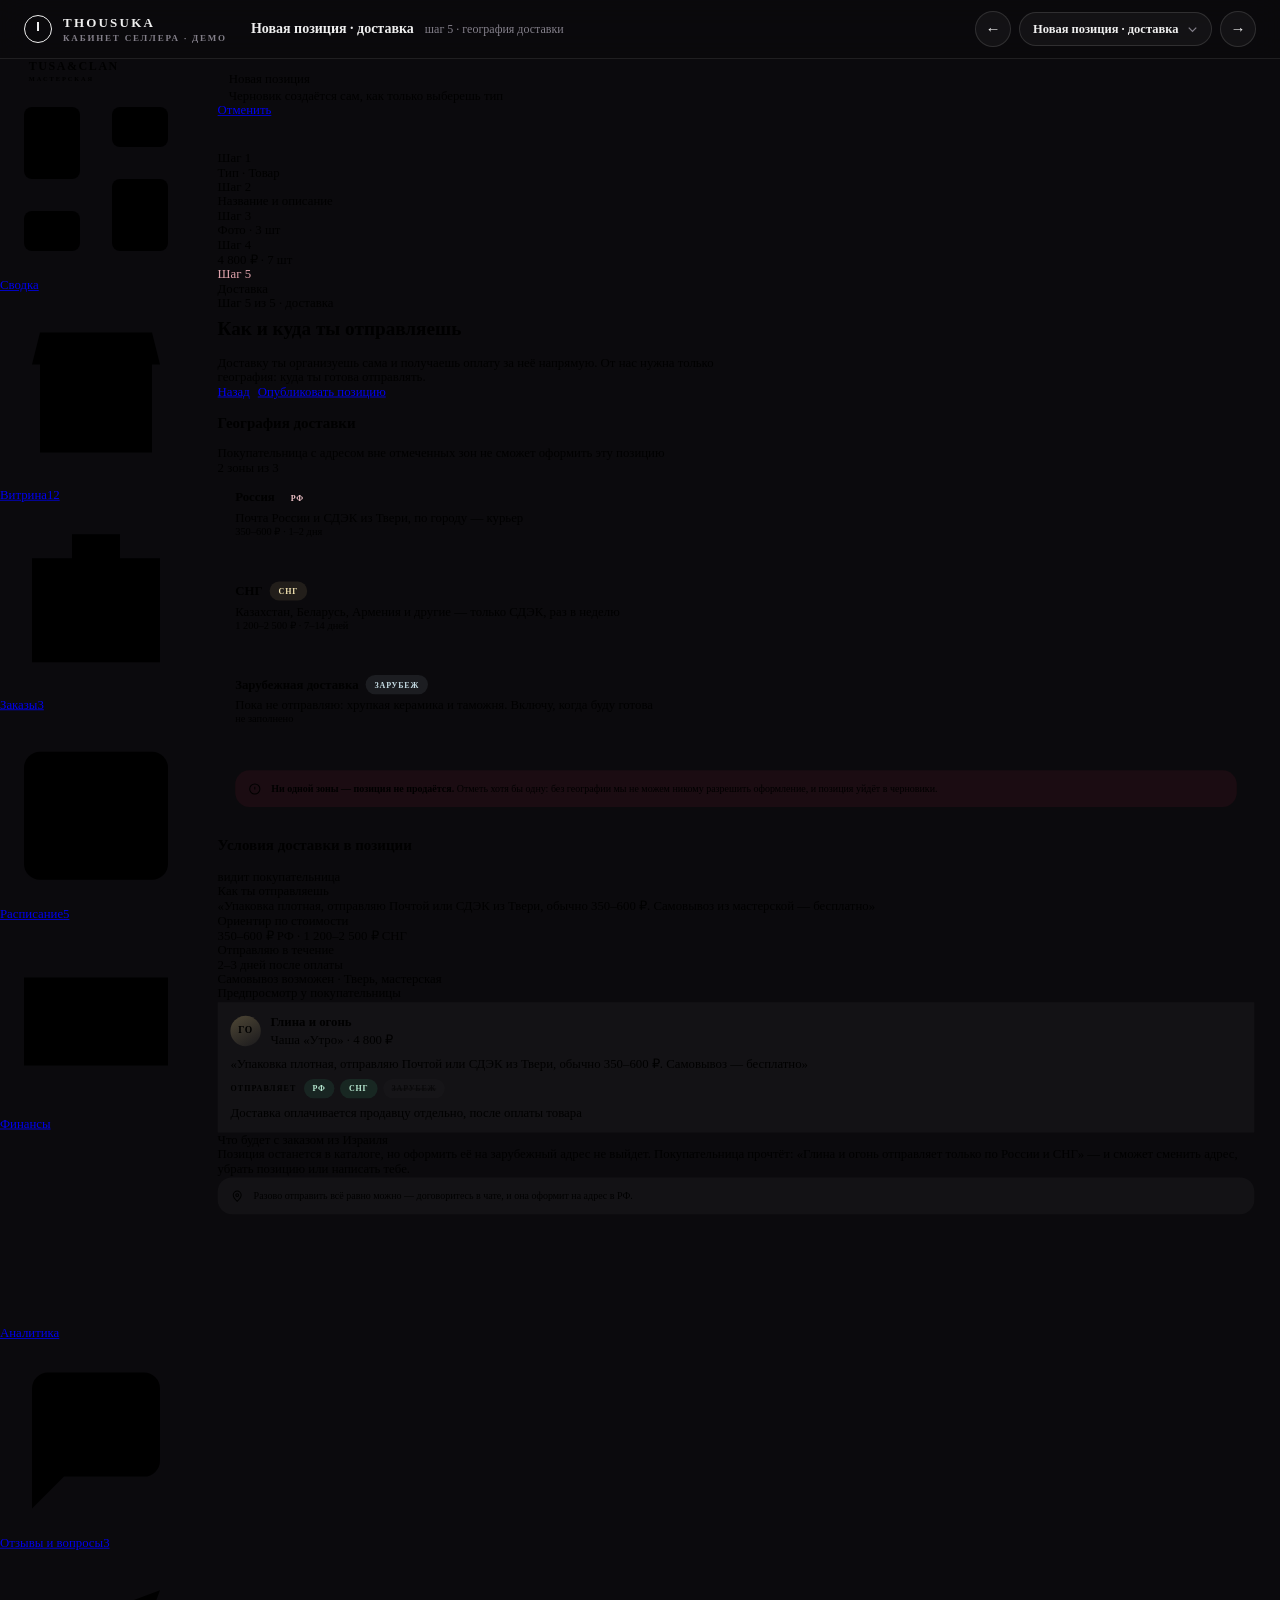
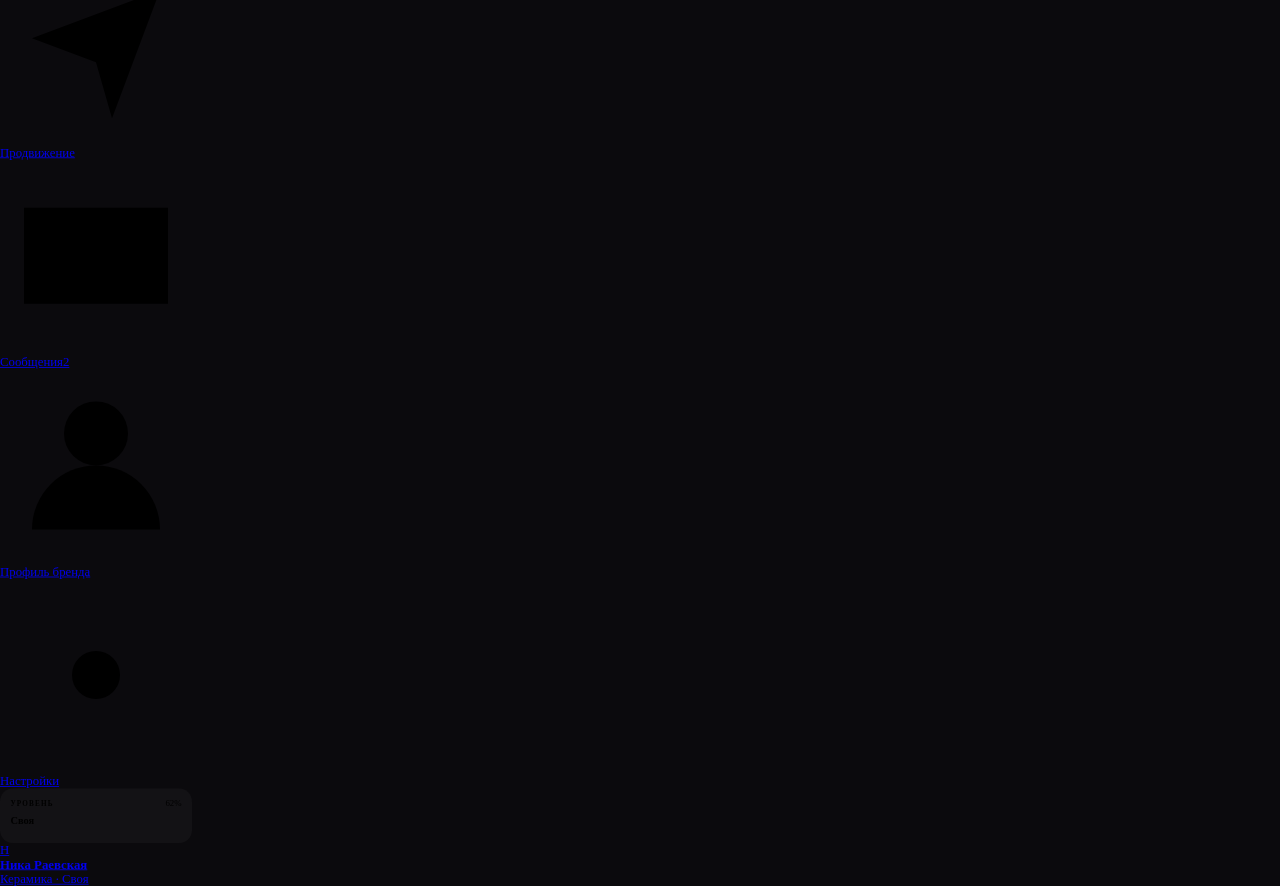
<file: novaya-poziciya.html>
<!DOCTYPE html>
<html lang="ru">
<head>
<meta charset="utf-8">
<title>Новая позиция · доставка · Кабинет селлера · Made by THOUSUKA</title>
<style>
.deskhead,.frame{width:1600px}
.main{max-width:1600px;padding:36px 80px 48px}
.gnav{padding:0 80px}
.crumbs{padding:13px 80px}
.frame::before{background:radial-gradient(820px 520px at 82% -8%,rgba(157,34,53,.16),transparent 62%),radial-gradient(600px 440px at 4% 2%,rgba(124,52,40,.10),transparent 56%)}
.app--plain{display:block}
[hidden]{display:none!important}
.split--wide{grid-template-columns:minmax(0,1fr) 400px;gap:32px}
.split{gap:32px}
.card,.orb,.gnav,.crumbs,.top,.tile{backdrop-filter:none;-webkit-backdrop-filter:none}
.gnav .wm{display:flex;align-items:center;gap:10px;font-size:16px;letter-spacing:.18em}
.gnav .wm i{width:20px;height:20px;border-radius:50%;border:1.5px solid var(--text-1);display:block;position:relative}
.gnav .wm i::after{content:"";position:absolute;left:50%;top:3px;width:1.5px;height:7px;background:var(--text-1);transform:translateX(-50%)}
.brandav{width:38px;height:38px;border-radius:50%;flex:none;display:grid;place-items:center;font-weight:700;font-size:12px;letter-spacing:.06em;background:linear-gradient(150deg,rgba(201,168,143,.26),rgba(255,255,255,.03));border:1px solid var(--glass-border-strong);color:#E4CDB8}
.brandav--crim{background:linear-gradient(150deg,rgba(192,75,92,.32),rgba(255,255,255,.03));border-color:rgba(192,75,92,.34);color:#F0C3C9}
.brandav--gold{background:linear-gradient(150deg,rgba(232,208,138,.28),rgba(255,255,255,.03));border-color:rgba(232,208,138,.32);color:var(--gold)}
.pnum{font-variant-numeric:tabular-nums;letter-spacing:.04em}
/* zone badges */
.zn{display:inline-flex;align-items:center;gap:6px;height:24px;padding:0 11px;border-radius:9999px;font-size:10px;font-weight:700;letter-spacing:.1em;text-transform:uppercase;white-space:nowrap;border:1px solid var(--glass-border);color:var(--text-3);background:rgba(255,255,255,.03)}
.zn--on{color:#B9EBD3;border-color:rgba(63,185,132,.42);background:rgba(63,185,132,.12)}
.zn--off{opacity:.5;text-decoration:line-through}
.zn--bad{color:#F0C3C9;border-color:rgba(192,75,92,.5);background:rgba(157,34,53,.18);text-decoration:none;opacity:1}
.zn--rf{color:#F0C3C9;border-color:rgba(192,75,92,.45);background:var(--crimson-tint)}
.zn--cis{color:#F1E2B0;border-color:rgba(232,208,138,.40);background:rgba(232,208,138,.10)}
.zn--intl{color:#C6DCE4;border-color:rgba(198,220,228,.34);background:rgba(198,220,228,.09)}
.geo{display:flex;align-items:center;gap:7px;flex-wrap:wrap}
.geo .lb{font-size:10px;font-weight:700;letter-spacing:.14em;text-transform:uppercase;color:var(--text-3);margin-right:2px}
/* zone picker */
.zoneseg{display:grid;grid-template-columns:repeat(3,minmax(0,1fr));gap:10px}
.zoneopt{text-align:left;padding:15px 17px;border-radius:18px;border:1px solid var(--glass-border);background:rgba(255,255,255,.03);transition:border-color var(--t) var(--ease),background var(--t) var(--ease)}
.zoneopt b{display:block;font-size:14px;font-weight:700;color:var(--text-1)}
.zoneopt span{display:block;font-size:12px;line-height:16px;color:var(--text-3);margin-top:5px}
.zoneopt:hover{border-color:var(--glass-border-strong)}
.zoneopt.on{border-color:rgba(192,75,92,.55);background:var(--crimson-tint)}
/* address rows */
.arow{display:flex;align-items:flex-start;gap:13px;padding:14px 16px;border-radius:18px;border:1px solid var(--glass-border);background:rgba(255,255,255,.03);text-align:left;width:100%;transition:border-color var(--t) var(--ease),background var(--t) var(--ease)}
.arow:hover{border-color:var(--glass-border-strong)}
.arow.on{border-color:rgba(192,75,92,.55);background:var(--crimson-tint)}
.arow .tx{flex:1;min-width:0}
.arow .tx b{display:flex;align-items:center;gap:8px;flex-wrap:wrap;font-size:13.5px;line-height:20px;font-weight:600;color:var(--text-1)}
.arow .tx span{display:block;font-size:12px;line-height:17px;color:var(--text-3);margin-top:4px}
.arow .rad{margin-top:2px}
.arow .ac{display:flex;gap:6px;flex:none;align-self:center}
.addrgrid{display:grid;grid-template-columns:0.85fr 1.15fr;gap:18px;align-items:start}
/* recipient + address block */
.subhead{display:flex;align-items:baseline;gap:12px;flex-wrap:wrap}
.subhead .lab{flex:none}
.subhead .xs{color:var(--text-3)}
.subhead .btn{margin-left:auto}
.rcp{display:grid;grid-template-columns:repeat(2,minmax(0,1fr));gap:12px}
.atiles{display:grid;grid-template-columns:repeat(2,minmax(0,1fr));gap:12px}
.atile{display:flex;align-items:flex-start;gap:12px;padding:15px 16px;border-radius:20px;border:1px solid var(--glass-border);background:rgba(255,255,255,.03);text-align:left;transition:border-color var(--t) var(--ease),background var(--t) var(--ease)}
.atile:hover{border-color:var(--glass-border-strong)}
.atile.on{border-color:rgba(192,75,92,.55);background:var(--crimson-tint)}
.atile .rad{margin-top:2px}
.atile .tx{flex:1;min-width:0}
.atile .ttl{font-size:13.5px;line-height:19px;font-weight:600;color:var(--text-1)}
.atile .mt{font-size:12px;line-height:17px;color:var(--text-3);margin-top:5px}
.atile .zn{flex:none;margin-top:1px}
.atile--add{justify-content:center;align-items:center;border-style:dashed;border-color:var(--glass-border-strong);gap:8px;font-size:13px;font-weight:700;color:var(--text-2)}
.atile--add svg{width:16px;height:16px;fill:none;stroke:currentColor;stroke-width:2}
.atile--add:hover{color:#fff;border-color:rgba(192,75,92,.5)}
.hr{height:1px;background:var(--glass-border);margin:2px 0}
/* seller cabinet shell */
.app:not(.app--plain){display:grid;grid-template-columns:240px minmax(0,1fr);align-items:stretch}
.app:not(.app--plain) .main{max-width:none;padding:26px 32px 40px}
.sidemark{display:flex;align-items:center;gap:9px;padding:2px 8px 0}
.sidemark i{width:19px;height:19px;border-radius:50%;border:1.5px solid var(--text-1);display:block;position:relative;flex:none}
.sidemark i::after{content:"";position:absolute;left:50%;top:2.5px;width:1.5px;height:7px;background:var(--text-1);transform:translateX(-50%)}
.sidemark b{display:block;font-weight:700;font-size:15px;letter-spacing:.13em;line-height:1}
.sidemark span{display:block;margin-top:4px;font-size:8px;font-weight:700;letter-spacing:.3em;text-transform:uppercase;color:var(--text-3)}
.lvl{border:1px solid var(--glass-border);border-radius:16px;background:rgba(255,255,255,.03);padding:12px 13px;display:flex;flex-direction:column;gap:8px}
.lvl .tp{display:flex;align-items:baseline;justify-content:space-between;gap:10px}
.lvl .tp b{font-size:9px;font-weight:700;letter-spacing:.16em;text-transform:uppercase;color:var(--text-3)}
.lvl .tp span{font-size:11px;color:var(--text-3);font-variant-numeric:tabular-nums}
.lvl .nm{font-size:13px;font-weight:700}
.top{padding:16px 32px}
.dashrow{display:flex;align-items:center;justify-content:center;gap:8px;width:100%;padding:14px;border-radius:18px;border:1px dashed var(--glass-border-strong);background:transparent;font-size:13px;font-weight:700;color:var(--text-2)}
.dashrow svg{width:15px;height:15px;fill:none;stroke:currentColor;stroke-width:2}
.dashrow:hover{color:#fff;border-color:rgba(192,75,92,.5)}
/* payment cards */
.pcards{display:flex;gap:9px;flex-wrap:nowrap;align-items:stretch}
.pcard{display:flex;align-items:center;gap:10px;padding:11px 13px;border-radius:16px;border:1px solid var(--glass-border);background:rgba(255,255,255,.03);text-align:left;flex:none}
.pcard.on{border-color:rgba(192,75,92,.55);background:var(--crimson-tint)}
.plogo{width:42px;height:28px;border-radius:7px;display:grid;place-items:center;font-size:7.5px;font-weight:700;line-height:1.15;text-align:center;flex:none;color:#0B0A0D}
.plogo--sber{background:linear-gradient(160deg,#a9e6b8,#7fd39a)}
.plogo--alfa{background:#e8323c;color:#fff}
.plogo--tbank{background:#ffdd2d}
.pcard .nm{display:block;font-size:13px;font-weight:700;line-height:1.2}
.pcard .ex{display:block;font-size:10px;color:var(--text-3);margin-top:3px}
.plogo{width:38px;height:27px}
/* notes */
.note{display:flex;gap:12px;align-items:flex-start;padding:14px 16px;border-radius:18px;border:1px solid var(--glass-border);background:rgba(255,255,255,.03);font-size:12.5px;line-height:18px;color:var(--text-2)}
.note--bad{border-color:rgba(192,75,92,.34);background:rgba(157,34,53,.11)}
.note--ok{border-color:rgba(63,185,132,.3);background:rgba(63,185,132,.08)}
.note svg{width:17px;height:17px;flex:none;fill:none;stroke:currentColor;stroke-width:1.8;margin-top:1px}
.note b{color:var(--text-1)}
/* seller cart rows */
.srow{display:grid;grid-template-columns:38px minmax(0,1fr) auto;gap:14px;align-items:start;padding:18px 22px;border-bottom:1px solid var(--glass-border)}
.srow:last-child{border-bottom:0}
.srow .hd{font-size:14px;font-weight:700;display:flex;align-items:center;gap:9px;flex-wrap:wrap}
.srow .it{font-size:12px;color:var(--text-3);margin-top:4px}
.srow .cond{font-size:12.5px;line-height:18px;color:var(--text-2);margin:10px 0 0}
.srow.off{opacity:.55}
.srow.off .hd .ttl{text-decoration:line-through}
.kv{display:flex;flex-direction:column;gap:11px}
.kv>div{display:flex;align-items:baseline;justify-content:space-between;gap:14px}
.kv .k{font-size:13px;color:var(--text-2)}
.kv .v{font-size:14px;font-weight:700;font-variant-numeric:tabular-nums;white-space:nowrap}
.kv--pay{padding-top:13px;margin-top:2px;border-top:1px solid var(--glass-border)}
.btn[disabled]{opacity:.36;box-shadow:none;pointer-events:none}
.hint{display:inline-flex;align-items:center;gap:7px;font-size:11px;color:var(--crimson-soft)}
.hint i{width:6px;height:6px;border-radius:50%;background:var(--crimson-soft);display:block}
</style>
<link rel="stylesheet" href="demo.css">
</head>
<body class="dm">
<div class="dm-bar">
  <a class="dm-home" href="index.html"><span class="dm-mark"><i></i></span><span><b>THOUSUKA</b><span>Кабинет селлера · демо</span></span></a>
  <div class="dm-now"><b>Новая позиция · доставка</b><span>шаг 5 · география доставки</span></div>
  <div class="dm-nav">
    <a class="dm-btn" href="vitrina.html" title="Предыдущий экран">←</a>
    <select class="dm-sel" onchange="location.href=this.value"><option value="svodka.html">Сводка</option><option value="vitrina.html">Витрина</option><option value="novaya-poziciya.html" selected>Новая позиция · доставка</option><option value="zakazy.html">Заказы</option><option value="zakaz-1043.html">Заказ №1043</option><option value="raspisanie.html">Расписание</option><option value="finansy.html">Финансы</option><option value="analitika.html">Аналитика</option><option value="otzyvy.html">Отзывы и вопросы</option><option value="prodvizhenie.html">Продвижение</option><option value="soobscheniya.html">Сообщения</option><option value="profil.html">Профиль бренда</option><option value="nastroyki.html">Настройки</option></select>
    <a class="dm-btn" href="zakazy.html" title="Следующий экран">→</a>
  </div>
</div>
<div class="dm-stage"><div class="frame" style="width:1600px"><div class="app">
      <aside class="side">
        <div class="sidemark"><i></i><div><b>TUSA&amp;CLAN</b><span>Мастерская</span></div></div>
        <nav class="nav"><a href="svodka.html"><svg viewBox="0 0 24 24"><rect x="3" y="3" width="7" height="9" rx="1"></rect><rect x="14" y="3" width="7" height="5" rx="1"></rect><rect x="14" y="12" width="7" height="9" rx="1"></rect><rect x="3" y="16" width="7" height="5" rx="1"></rect></svg>Сводка</a><a href="vitrina.html" class="on"><svg viewBox="0 0 24 24"><path d="M3 9h18M4 9l1-4h14l1 4M5 9v11h14V9"></path></svg>Витрина<span class="badge">12</span></a><a href="zakazy.html"><svg viewBox="0 0 24 24"><path d="M4 7h16v13H4zM9 7V4h6v3"></path></svg>Заказы<span class="badge">3</span></a><a href="raspisanie.html"><svg viewBox="0 0 24 24"><rect x="3" y="5" width="18" height="16" rx="2"></rect><path d="M3 10h18M8 3v4M16 3v4"></path></svg>Расписание<span class="badge">5</span></a><a href="finansy.html"><svg viewBox="0 0 24 24"><path d="M3 7h18v11H3zM3 11h18"></path></svg>Финансы</a><a href="analitika.html"><svg viewBox="0 0 24 24"><path d="M4 20V9M10 20V4M16 20v-7M22 20H2"></path></svg>Аналитика</a><a href="otzyvy.html"><svg viewBox="0 0 24 24"><path d="M20 15a2 2 0 0 1-2 2H8l-4 4V6a2 2 0 0 1 2-2h12a2 2 0 0 1 2 2z"></path></svg>Отзывы и вопросы<span class="badge">3</span></a><a href="prodvizhenie.html"><svg viewBox="0 0 24 24"><path d="M4 11l16-6-6 16-2-7z"></path></svg>Продвижение</a><a href="soobscheniya.html"><svg viewBox="0 0 24 24"><path d="M3 6h18v12H3z"></path><path d="M3 7l9 6 9-6"></path></svg>Сообщения<span class="badge">2</span></a><a href="profil.html"><svg viewBox="0 0 24 24"><path d="M4 20a8 8 0 0 1 16 0"></path><circle cx="12" cy="8" r="4"></circle></svg>Профиль бренда</a><a href="nastroyki.html"><svg viewBox="0 0 24 24"><circle cx="12" cy="12" r="3"></circle><path d="M12 3v3M12 18v3M3 12h3M18 12h3M6 6l2 2M16 16l2 2M18 6l-2 2M8 16l-2 2"></path></svg>Настройки</a></nav>
        <div class="sidefoot">
          <div class="lvl"><div class="tp"><b>Уровень</b><span>62%</span></div><div class="nm">Своя</div><div class="bar bar--gold"><i style="width:62%"></i></div></div>
          <a href="#" class="me"><span class="av">Н</span><span><span class="sm" style="font-weight:700;display:block">Ника Раевская</span><span class="xs crim">Керамика · Своя</span></span></a>
        </div>
      </aside>
      <div>
      <div class="top">
        <div style="display:flex;align-items:center;gap:14px"><a href="#" class="orb orb--sm"><svg viewBox="0 0 24 24"><path d="M15 18l-6-6 6-6"></path></svg></a><div><div class="h3">Новая позиция</div><div class="xs t3" style="margin-top:3px">Черновик создаётся сам, как только выберешь тип</div></div></div>
        <div class="sp"><a href="vitrina.html" class="btn btn--sm">Отменить</a></div>
      </div>
      <div class="main">
        <div class="steps">
          <div class="done"><span class="eyebrow">Шаг 1</span><div class="sm">Тип · Товар</div></div>
          <div class="done"><span class="eyebrow">Шаг 2</span><div class="sm">Название и описание</div></div>
          <div class="done"><span class="eyebrow">Шаг 3</span><div class="sm">Фото · 3 шт</div></div>
          <div class="done"><span class="eyebrow">Шаг 4</span><div class="sm">4 800 ₽ · 7 шт</div></div>
          <div class="now"><span class="eyebrow" style="color:#DFA3AC">Шаг 5</span><div class="sm">Доставка</div></div>
        </div>
        <div class="phead"><div><span class="eyebrow">Шаг 5 из 5 · доставка</span><h2 class="display" style="margin-top:10px">Как и куда ты отправляешь</h2><p class="body t3" style="margin:9px 0 0;max-width:660px">Доставку ты организуешь сама и получаешь оплату за неё напрямую. От нас нужна только география: куда ты готова отправлять.</p></div><div style="display:flex;gap:10px"><a href="vitrina.html" class="btn">Назад</a><a href="vitrina.html" class="btn btn--cta">Опубликовать позицию</a></div></div>
        <div class="split">
          <div class="col">
            <div class="card">
              <div class="card__h"><div><h3 class="h3">География доставки</h3><div class="xs t3" style="margin-top:5px">Покупательница с адресом вне отмеченных зон не сможет оформить эту позицию</div></div><span class="chip chip--sm chip--crimson">2 зоны из 3</span></div>
              <div class="rows">
                <div class="row" style="padding:16px 22px">
                  <div style="flex:1"><div class="sm" style="font-weight:700;display:flex;align-items:center;gap:9px">Россия <span class="zn zn--rf">РФ</span></div><div class="xs t3" style="margin-top:5px">Почта России и СДЭК из Твери, по городу — курьер</div></div>
                  <div class="field" style="width:190px"><div class="input" style="height:38px;font-size:13px">350–600 ₽ · 1–2 дня</div></div>
                  <span class="toggle on"><i></i></span>
                </div>
                <div class="row" style="padding:16px 22px">
                  <div style="flex:1"><div class="sm" style="font-weight:700;display:flex;align-items:center;gap:9px">СНГ <span class="zn zn--cis">СНГ</span></div><div class="xs t3" style="margin-top:5px">Казахстан, Беларусь, Армения и другие — только СДЭК, раз в неделю</div></div>
                  <div class="field" style="width:190px"><div class="input" style="height:38px;font-size:13px">1 200–2 500 ₽ · 7–14 дней</div></div>
                  <span class="toggle on"><i></i></span>
                </div>
                <div class="row" style="padding:16px 22px">
                  <div style="flex:1"><div class="sm" style="font-weight:700;display:flex;align-items:center;gap:9px">Зарубежная доставка <span class="zn zn--intl">Зарубеж</span></div><div class="xs t3" style="margin-top:5px">Пока не отправляю: хрупкая керамика и таможня. Включу, когда буду готова</div></div>
                  <div class="field" style="width:190px"><div class="input input--ph" style="height:38px;font-size:13px">не заполнено</div></div>
                  <span class="toggle"><i></i></span>
                </div>
              </div>
              <div class="pad" style="padding:18px 22px">
                <div class="note note--bad"><svg viewBox="0 0 24 24"><circle cx="12" cy="12" r="9"></circle><path d="M12 8v5M12 16h.01"></path></svg><div><b>Ни одной зоны — позиция не продаётся.</b> Отметь хотя бы одну: без географии мы не можем никому разрешить оформление, и позиция уйдёт в черновики.</div></div>
              </div>
            </div>
            <div class="card">
              <div class="card__h"><h3 class="h3">Условия доставки в позиции</h3><span class="chip chip--sm">видит покупательница</span></div>
              <div class="pad stackv" style="gap:14px">
                <div class="field"><span class="lab">Как ты отправляешь</span><div class="input input--area">«Упаковка плотная, отправляю Почтой или СДЭК из Твери, обычно 350–600 ₽. Самовывоз из мастерской — бесплатно»</div></div>
                <div class="grid2" style="gap:14px">
                  <div class="field"><span class="lab">Ориентир по стоимости</span><div class="input">350–600 ₽ РФ · 1 200–2 500 ₽ СНГ</div></div>
                  <div class="field"><span class="lab">Отправляю в течение</span><div class="input">2–3 дней после оплаты</div></div>
                </div>
                <div class="row" style="padding:0;border:0"><span class="sm t2">Самовывоз возможен · Тверь, мастерская</span><span class="toggle on"><i></i></span></div>
              </div>
            </div>
          </div>
          <div class="rail">
            <div class="card pad stackv">
              <span class="eyebrow">Предпросмотр у покупательницы</span>
              <div class="card" style="box-shadow:none;background:rgba(255,255,255,.03);padding:16px;margin-top:2px">
                <div style="display:flex;align-items:center;gap:12px"><span class="brandav brandav--gold">ГО</span><div><div class="sm" style="font-weight:700">Глина и огонь</div><div class="xs t3" style="margin-top:3px">Чаша «Утро» · 4 800 ₽</div></div></div>
                <p class="xs t2" style="margin:12px 0 0;line-height:17px">«Упаковка плотная, отправляю Почтой или СДЭК из Твери, обычно 350–600 ₽. Самовывоз — бесплатно»</p>
                <div class="geo" style="margin-top:11px"><span class="lb">Отправляет</span><span class="zn zn--on">РФ</span><span class="zn zn--on">СНГ</span><span class="zn zn--off">Зарубеж</span></div>
                <div class="xs t3" style="margin-top:9px">Доставка оплачивается продавцу отдельно, после оплаты товара</div>
              </div>
            </div>
            <div class="card pad stackv">
              <span class="eyebrow">Что будет с заказом из Израиля</span>
              <p class="sm t2" style="margin:0">Позиция останется в каталоге, но оформить её на зарубежный адрес не выйдет. Покупательница прочтёт: «Глина и огонь отправляет только по России и СНГ» — и сможет сменить адрес, убрать позицию или написать тебе.</p>
              <div class="note" style="margin-top:2px"><svg viewBox="0 0 24 24"><path d="M12 21s7-6.2 7-11a7 7 0 1 0-14 0c0 4.8 7 11 7 11z"></path><circle cx="12" cy="10" r="2.5"></circle></svg><div>Разово отправить всё равно можно — договоритесь в чате, и она оформит на адрес в РФ.</div></div>
            </div>
          </div>
        </div>
      </div>
      </div>
    </div></div></div>
<script src="demo.js"></script>
</body>
</html>
</file>
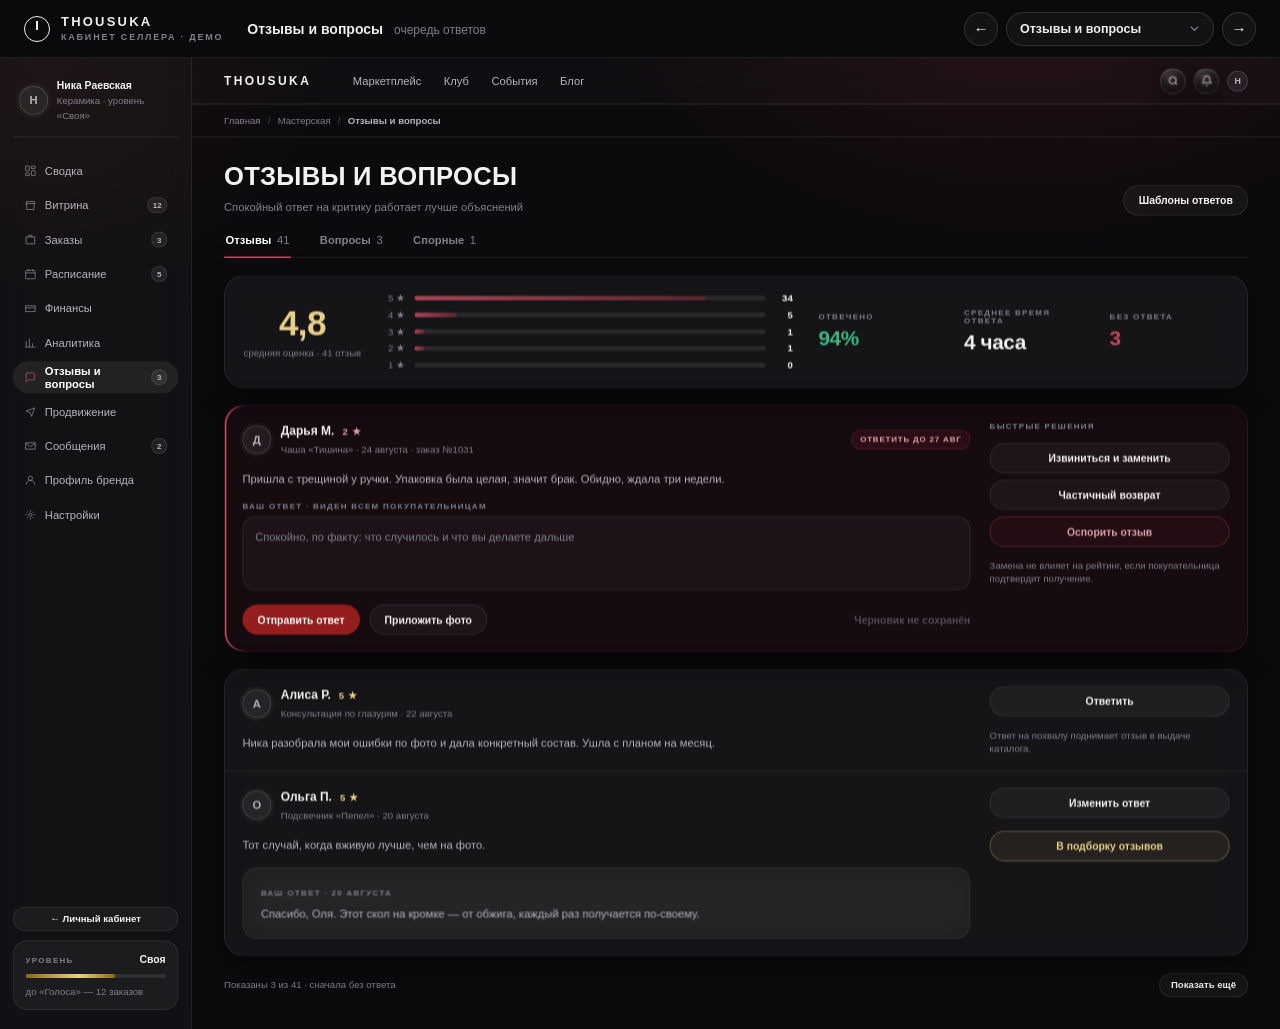
<file: otzyvy.html>
<!DOCTYPE html>
<html lang="ru">
<head>
<meta charset="utf-8">
<title>Отзывы и вопросы · Кабинет селлера · Made by THOUSUKA</title>
<style>
:root{--bg:#0B0A0D;--glass:rgba(255,255,255,0.045);--glass-2:rgba(255,255,255,0.07);--glass-border:rgba(255,255,255,0.10);--glass-border-strong:rgba(255,255,255,0.18);--text-1:#F4F2F4;--text-2:#B7B3BC;--text-3:#837F8A;--crimson:#9D2235;--crimson-soft:#C04B5C;--crimson-tint:rgba(157,34,53,0.16);--cta:#941E1D;--cta-hover:#B0292A;--beige:#C9A88F;--gold:#E8D08A;--green:#3FB984;--font-ui:'Lato','Helvetica Neue',sans-serif;--r-card:24px;--r-btn:9999px;--shadow-card:0 12px 40px rgba(0,0,0,0.45);--ease:cubic-bezier(0.25,0.46,0.45,0.94);--t:200ms}
*{box-sizing:border-box}
body{margin:0;background:#08070a;font-family:var(--font-ui);color:var(--text-1);-webkit-font-smoothing:antialiased}
a{color:inherit;text-decoration:none}a:hover{color:var(--crimson-soft)}
button{font-family:inherit;cursor:pointer}
:focus-visible{outline:2px solid var(--crimson-soft);outline-offset:2px;border-radius:6px}
.desk{padding:56px 48px 80px;display:flex;flex-direction:column;gap:44px;align-items:flex-start;min-width:max-content}
.deskhead{width:1600px;display:flex;align-items:flex-end;justify-content:space-between;gap:32px;border-bottom:1px solid var(--glass-border);padding-bottom:22px}
.deskhead h1{margin:0;font-size:26px;line-height:32px;font-weight:700;letter-spacing:.02em;text-transform:uppercase}
.deskhead p{margin:8px 0 0;font-size:14px;line-height:20px;color:var(--text-3);max-width:680px}
.legend{display:flex;gap:20px;flex:none}
.legend div{display:flex;align-items:center;gap:8px;font-size:12px;color:var(--text-3)}
.legend i{width:8px;height:8px;border-radius:50%;display:block}
.wrap{display:flex;flex-direction:column;gap:12px}
.lbl{display:flex;align-items:baseline;gap:10px}
.lbl b{font-size:11px;font-weight:700;letter-spacing:.16em;text-transform:uppercase;color:var(--text-2)}
.lbl span{font-size:11px;color:#4a464f;letter-spacing:.04em}
.lbl a{color:var(--crimson-soft);border-bottom:1px solid rgba(192,75,92,.35)}
.lbl a:hover{color:#DFA3AC;border-color:#DFA3AC}
.frame{position:relative;width:1600px;background:var(--bg);border:1px solid rgba(255,255,255,.08);border-radius:10px;overflow:hidden}
.frame::before{content:"";position:absolute;inset:0;z-index:0;pointer-events:none;background:radial-gradient(880px 560px at 80% -8%,rgba(157,34,53,0.18),transparent 62%),radial-gradient(640px 480px at 4% 2%,rgba(124,52,40,0.11),transparent 56%)}
.app{position:relative;z-index:1;display:grid;grid-template-columns:240px 1fr;align-items:stretch}
/* sidebar */
.side{width:240px;background:rgba(255,255,255,.03);border-right:1px solid var(--glass-border);backdrop-filter:blur(16px);padding:24px 16px;display:flex;flex-direction:column;gap:22px}
.wordmark{padding:0 8px}
.wordmark b{display:block;font-weight:700;font-size:19px;letter-spacing:.16em}
.wordmark span{display:block;margin-top:3px;font-size:9px;font-weight:700;letter-spacing:.34em;text-transform:uppercase;color:var(--text-3)}
.nav{display:flex;flex-direction:column;gap:3px}
.nav a{display:flex;align-items:center;gap:10px;height:40px;padding:0 14px;border-radius:var(--r-btn);font-size:14px;font-weight:500;color:var(--text-2);transition:color var(--t) var(--ease),background var(--t) var(--ease)}
.nav a:hover{background:var(--glass);color:var(--text-1)}
.nav a.on{background:var(--glass-2);color:#fff;font-weight:700}
.nav a svg{width:16px;height:16px;flex:none;opacity:.7;fill:none;stroke:currentColor;stroke-width:1.5}
.nav a.on svg{opacity:1;color:var(--crimson-soft)}
.nav .badge{margin-left:auto;min-width:20px;height:20px;padding:0 6px;display:grid;place-items:center;border-radius:var(--r-btn);background:var(--glass-2);border:1px solid var(--glass-border);font-size:10px;font-weight:700;color:var(--text-2);font-variant-numeric:tabular-nums}
.sidefoot{margin-top:auto;display:flex;flex-direction:column;gap:12px}
.mode{display:grid;grid-template-columns:1fr 1fr;gap:4px;background:var(--glass);border:1px solid var(--glass-border);border-radius:var(--r-btn);padding:4px}
.mode button{border:0;border-radius:var(--r-btn);background:transparent;color:var(--text-3);font-size:13px;font-weight:700;height:34px;transition:color var(--t),background var(--t)}
.mode button.on{background:var(--cta);color:#fff;box-shadow:0 0 20px rgba(157,34,53,.38)}
.me{display:flex;align-items:center;gap:10px;padding:8px;border-radius:18px;transition:background var(--t) var(--ease)}
.me:hover{background:var(--glass)}
/* topbar + content */
.top{display:flex;align-items:center;gap:16px;padding:18px 40px;border-bottom:1px solid var(--glass-border);background:rgba(255,255,255,.02);backdrop-filter:blur(14px)}
.top .sp{margin-left:auto;display:flex;align-items:center;gap:12px}
.main{width:100%;margin:0 auto;padding:30px 40px 40px;display:flex;flex-direction:column;gap:22px}
.split{display:grid;grid-template-columns:minmax(0,1fr) 340px;gap:24px;align-items:start}
.split--wide{grid-template-columns:minmax(0,1fr) 380px}
.col{display:flex;flex-direction:column;gap:18px;min-width:0}
.rail{display:flex;flex-direction:column;gap:16px}
.phead{display:flex;align-items:flex-end;justify-content:space-between;gap:24px}
/* type */
.display{margin:0;font-size:32px;line-height:38px;font-weight:700;letter-spacing:.01em;text-transform:uppercase}
.h2{margin:0;font-size:20px;line-height:26px;font-weight:700}
.h3{margin:0;font-size:15px;line-height:21px;font-weight:700}
.body{font-size:14px;line-height:21px;color:var(--text-2)}
.sm{font-size:13px;line-height:18px}
.xs{font-size:12px;line-height:16px}
.eyebrow{font-size:10px;line-height:1;font-weight:700;letter-spacing:.16em;text-transform:uppercase;color:var(--text-3)}
.stat{font-weight:700;font-size:34px;line-height:40px;letter-spacing:-.02em;font-variant-numeric:tabular-nums}
.num{font-weight:700;font-variant-numeric:tabular-nums}
.t2{color:var(--text-2)}.t3{color:var(--text-3)}.gold{color:var(--gold)}.up{color:var(--green)}.crim{color:var(--crimson-soft)}
/* surfaces */
.card{background:var(--glass);border:1px solid var(--glass-border);border-radius:var(--r-card);backdrop-filter:blur(16px);box-shadow:var(--shadow-card)}
.pad{padding:20px 22px}
.card__h{display:flex;align-items:center;justify-content:space-between;gap:16px;padding:16px 22px;border-bottom:1px solid var(--glass-border)}
.stackv{display:flex;flex-direction:column;gap:12px}
.rows{display:flex;flex-direction:column}
.row{display:flex;align-items:center;justify-content:space-between;gap:14px;padding:13px 22px;border-bottom:1px solid var(--glass-border)}
.row:last-child{border-bottom:0}
.urgent{box-shadow:inset 2px 0 0 var(--crimson-soft),var(--shadow-card);background:rgba(157,34,53,.08);border-color:rgba(192,75,92,.24)}
.orb{position:relative;display:grid;place-items:center;border-radius:50%;background:radial-gradient(120% 120% at 30% 22%,rgba(255,255,255,0.16),rgba(255,255,255,0.03) 42%,rgba(255,255,255,0.012) 70%),rgba(255,255,255,0.03);border:1px solid rgba(255,255,255,0.10);box-shadow:inset 0 1px 1px rgba(255,255,255,0.22),inset 0 -8px 18px rgba(0,0,0,0.45),0 6px 18px rgba(0,0,0,0.40);backdrop-filter:blur(14px);color:#fff;flex:none;width:38px;height:38px}
.orb svg{width:18px;height:18px;fill:none;stroke:currentColor;stroke-width:1.5}
.orb--sm{width:32px;height:32px}.orb--sm svg{width:15px;height:15px}
.orb--crimson{background:radial-gradient(120% 120% at 30% 22%,rgba(192,75,92,.40),rgba(157,34,53,.22) 45%,rgba(157,34,53,.10) 70%);border-color:rgba(192,75,92,.34);color:#F0C3C9}
.orb--gold{background:radial-gradient(120% 120% at 30% 22%,rgba(232,208,138,.34),rgba(201,168,76,.14) 45%,rgba(201,168,76,.06) 70%);border-color:rgba(232,208,138,.30);color:var(--gold)}
.av{width:36px;height:36px;border-radius:50%;flex:none;background:var(--glass-2);border:1px solid var(--glass-border-strong);box-shadow:0 0 0 4px rgba(255,255,255,.03);display:grid;place-items:center;font-weight:700;font-size:14px;color:var(--text-2)}
.av--sm{width:26px;height:26px;font-size:11px;box-shadow:none}
.thumb{width:46px;height:46px;border-radius:14px;flex:none;background:linear-gradient(150deg,rgba(201,168,143,.20),rgba(255,255,255,.03));border:1px solid var(--glass-border);display:grid;place-items:center;font-weight:700;font-size:15px;color:rgba(201,168,143,.78)}
.prod{display:flex;align-items:center;gap:14px;min-width:0}
/* controls */
.btn{display:inline-flex;align-items:center;justify-content:center;gap:8px;height:38px;padding:0 18px;border-radius:var(--r-btn);border:1px solid var(--glass-border);background:var(--glass);color:var(--text-1);font-size:13px;font-weight:700;white-space:nowrap;transition:background var(--t) var(--ease),border-color var(--t) var(--ease),box-shadow var(--t) var(--ease)}
.btn:hover{background:var(--glass-2);border-color:var(--glass-border-strong)}
.btn--cta{background:var(--cta);border-color:var(--cta);color:#fff}
.btn--cta:hover{background:var(--cta-hover);border-color:var(--cta-hover);box-shadow:0 0 26px rgba(157,34,53,.48)}
.btn--gold{border-color:rgba(232,208,138,.38);color:var(--gold);background:rgba(232,208,138,.07)}
.btn--gold:hover{background:rgba(232,208,138,.13);border-color:rgba(232,208,138,.6);box-shadow:0 0 22px rgba(232,208,138,.22)}
.btn--danger{border-color:rgba(192,75,92,.4);color:#DFA3AC;background:rgba(157,34,53,.10)}
.btn--sm{height:30px;padding:0 14px;font-size:12px}
.btn--w{width:100%}
.seg{display:flex;gap:3px;background:var(--glass);border:1px solid var(--glass-border);border-radius:var(--r-btn);padding:4px}
.seg button{border:0;background:transparent;border-radius:var(--r-btn);height:30px;padding:0 15px;font-size:13px;font-weight:700;color:var(--text-3);transition:color var(--t),background var(--t)}
.seg button:hover{color:var(--text-2)}
.seg button.on{background:var(--glass-2);color:#fff}
.chips{display:flex;gap:7px;flex-wrap:wrap;align-items:center}
.chip{display:inline-flex;align-items:center;height:28px;padding:0 13px;border-radius:var(--r-btn);font-size:12px;font-weight:700;letter-spacing:.03em;background:var(--glass);border:1px solid var(--glass-border);color:var(--text-2);white-space:nowrap;transition:border-color var(--t),color var(--t),background var(--t)}
.chip:hover{border-color:var(--glass-border-strong);color:var(--text-1)}
.chip.on{background:var(--glass-2);border-color:var(--glass-border-strong);color:#fff}
.chip--crimson{background:var(--crimson-tint);border-color:rgba(192,75,92,.30);color:#DFA3AC}
.chip--gold{background:rgba(232,208,138,.08);border-color:rgba(232,208,138,.28);color:var(--gold)}
.chip--sm{height:24px;padding:0 10px;font-size:10px;letter-spacing:.1em;text-transform:uppercase}
.field{display:flex;flex-direction:column;gap:8px}
.input{height:44px;border-radius:16px;background:rgba(255,255,255,.035);border:1px solid var(--glass-border);display:flex;align-items:center;gap:10px;padding:0 15px;font-size:14px;color:var(--text-1);transition:border-color var(--t)}
.input:hover{border-color:var(--glass-border-strong)}
.input--ph{color:var(--text-3)}
.input--area{height:auto;min-height:92px;padding:14px 15px;align-items:flex-start;line-height:21px}
.input svg{width:16px;height:16px;fill:none;stroke:currentColor;stroke-width:1.5;color:var(--text-3);flex:none}
.icn{width:18px;height:18px;fill:none;stroke:currentColor;stroke-width:1.5;color:var(--text-2);flex:none}
.bar{height:5px;border-radius:var(--r-btn);background:rgba(255,255,255,.09);overflow:hidden}
.bar i{display:block;height:100%;border-radius:var(--r-btn);background:rgba(255,255,255,.55)}
.bar--gold i{background:linear-gradient(90deg,#8B6914,#E8D08A 60%,#8B6914);box-shadow:0 0 14px rgba(232,208,138,.3)}
.toggle{width:44px;height:24px;border-radius:var(--r-btn);border:1px solid var(--glass-border);background:rgba(255,255,255,.05);position:relative;flex:none;transition:background var(--t),border-color var(--t)}
.toggle i{position:absolute;top:2px;left:2px;width:18px;height:18px;border-radius:50%;background:var(--text-3);transition:transform var(--t) var(--ease),background var(--t)}
.toggle.on{background:rgba(157,34,53,.55);border-color:rgba(192,75,92,.5)}
.toggle.on i{transform:translateX(20px);background:#fff}
/* tables */
.tbl{width:100%;border-collapse:collapse}
.tbl th{text-align:left;padding:0 22px;height:38px;background:rgba(255,255,255,.03);font-size:10px;font-weight:700;letter-spacing:.16em;text-transform:uppercase;color:var(--text-3);border-bottom:1px solid var(--glass-border);white-space:nowrap}
.tbl td{padding:0 22px;height:64px;border-bottom:1px solid var(--glass-border);font-size:14px;vertical-align:middle}
.tbl tr:last-child td{border-bottom:0}
.tbl tbody tr{transition:background var(--t) var(--ease)}
.tbl tbody tr:hover{background:rgba(255,255,255,.03)}
.tbl .r{text-align:right;font-variant-numeric:tabular-nums;font-weight:700;white-space:nowrap}
.tbl tr.hot td{background:rgba(157,34,53,.07)}
.tbl tr.hot td:first-child{box-shadow:inset 2px 0 0 var(--crimson-soft)}
/* pieces */
.tiles{display:grid;grid-template-columns:repeat(4,1fr);gap:12px}
.tile{background:var(--glass);border:1px solid var(--glass-border);border-radius:20px;backdrop-filter:blur(16px);box-shadow:var(--shadow-card);padding:18px;display:flex;flex-direction:column;gap:10px;min-height:132px;transition:border-color var(--t) var(--ease),transform var(--t) var(--ease)}
.tile:hover{transform:translateY(-4px);border-color:var(--glass-border-strong)}
.tile .stat{margin-top:auto}
.tile--gold{border-color:rgba(232,208,138,.22)}
.tile--gold .stat{color:var(--gold)}
.tile--gold:hover{border-color:rgba(232,208,138,.45);box-shadow:var(--shadow-card),0 0 24px rgba(201,168,76,.16)}
.money{border-color:rgba(232,208,138,.24);background:linear-gradient(150deg,rgba(232,208,138,.10),rgba(255,255,255,.03) 60%);position:relative;overflow:hidden}
.money::after{content:"";position:absolute;right:-70px;top:-90px;width:260px;height:260px;border-radius:50%;background:radial-gradient(circle,rgba(232,208,138,.15),transparent 68%);pointer-events:none}
.chart{height:190px;display:flex;align-items:flex-end;gap:6px}
.chart i{flex:1;display:block;border-radius:3px 3px 0 0;background:linear-gradient(180deg,rgba(255,255,255,.22),rgba(255,255,255,.05))}
.chart i.hi{background:linear-gradient(180deg,rgba(192,75,92,.85),rgba(157,34,53,.18));box-shadow:0 0 18px rgba(157,34,53,.35)}
.xaxis{display:flex;justify-content:space-between;margin-top:12px}
.funnel{display:flex;flex-direction:column;gap:14px}
.funnel>div>div{display:flex;align-items:baseline;justify-content:space-between;margin-bottom:7px}
.fbar{height:30px;border-radius:6px;background:linear-gradient(90deg,rgba(255,255,255,.20),rgba(255,255,255,.06))}
.fbar--hi{background:linear-gradient(90deg,rgba(192,75,92,.9),rgba(157,34,53,.35));box-shadow:0 0 22px rgba(157,34,53,.32)}
.steps{display:grid;grid-template-columns:repeat(5,1fr);border:1px solid var(--glass-border);border-radius:20px;overflow:hidden;background:var(--glass)}
.steps>div{padding:14px 18px;border-right:1px solid var(--glass-border)}
.steps>div:last-child{border-right:0}
.steps>div.done{background:rgba(255,255,255,.04)}
.steps>div.now{background:rgba(157,34,53,.16);box-shadow:inset 0 -2px 0 var(--crimson-soft)}
.steps .sm{margin-top:5px;font-weight:700}
.tl{display:flex;flex-direction:column}
.tl div{display:flex;gap:12px;align-items:flex-start;padding-bottom:16px;position:relative}
.tl div:last-child{padding-bottom:0}
.tl div::before{content:"";position:absolute;left:6.5px;top:16px;bottom:0;width:1px;background:var(--glass-border)}
.tl div:last-child::before{display:none}
.tl b{width:14px;height:14px;border-radius:50%;flex:none;margin-top:2px;border:1px solid var(--glass-border-strong);background:rgba(255,255,255,.06);position:relative;z-index:1}
.tl div.done b{background:rgba(255,255,255,.55);border-color:transparent}
.tl div.now b{background:var(--crimson);border-color:var(--crimson-soft);box-shadow:0 0 0 4px rgba(157,34,53,.22)}
.tl p{margin:0;font-size:13px;line-height:18px;font-weight:700}
.tl p span{display:block;font-size:12px;line-height:16px;font-weight:400;color:var(--text-3);margin-top:2px}
.photo{aspect-ratio:1;border-radius:18px;border:1px solid var(--glass-border);background:linear-gradient(150deg,rgba(201,168,143,.22),rgba(255,255,255,.03));position:relative;overflow:hidden}
.photo--add{border-style:dashed;border-color:var(--glass-border-strong);background:rgba(255,255,255,.02);display:grid;place-items:center;color:var(--text-3);font-size:12px;font-weight:700;text-align:center;gap:6px}
.cover{height:190px;border-radius:20px;border:1px solid var(--glass-border);background:linear-gradient(140deg,rgba(157,34,53,.30),rgba(201,168,143,.18) 50%,rgba(255,255,255,.03));position:relative;overflow:hidden}
.grid2{display:grid;grid-template-columns:1fr 1fr;gap:12px}
.grid3{display:grid;grid-template-columns:repeat(3,1fr);gap:12px}
.grid4{display:grid;grid-template-columns:repeat(4,1fr);gap:12px}
/* week grid */
.cal{border:1px solid var(--glass-border);border-radius:var(--r-card);overflow:hidden;background:var(--glass);backdrop-filter:blur(16px);box-shadow:var(--shadow-card)}
.calhead{display:grid;grid-template-columns:64px repeat(7,1fr);border-bottom:1px solid var(--glass-border);background:rgba(255,255,255,.03)}
.calhead>div{padding:12px 10px;text-align:center;border-left:1px solid var(--glass-border)}
.calhead>div:first-child{border-left:0}
.calhead b{display:block;font-size:16px;font-weight:700;margin-top:3px;font-variant-numeric:tabular-nums}
.calhead .today b{color:var(--crimson-soft)}
.calbody{display:grid;grid-template-columns:64px repeat(7,1fr);height:460px}
.calbody>div{border-left:1px solid var(--glass-border);padding:8px;position:relative}
.calbody>div:first-child{border-left:0;display:flex;flex-direction:column;justify-content:space-between;padding:6px 8px 26px;align-items:flex-end}
.calbody .off{background:repeating-linear-gradient(135deg,rgba(255,255,255,.03) 0 6px,transparent 6px 12px)}
.slot{border-radius:14px;border:1px solid var(--glass-border);background:rgba(255,255,255,.05);padding:9px 10px;margin-bottom:8px}
.slot b{display:block;font-size:12px;font-weight:700}
.slot span{display:block;font-size:11px;color:var(--text-3);margin-top:3px}
.slot--free{border-style:dashed;background:transparent}
.slot--hot{border-color:rgba(192,75,92,.45);background:rgba(157,34,53,.16)}
.slot--gold{border-color:rgba(232,208,138,.32);background:rgba(232,208,138,.08)}
.pick{display:grid;grid-template-columns:repeat(4,1fr);gap:12px}
.pick>div{border:1px solid var(--glass-border);border-radius:20px;background:rgba(255,255,255,.03);padding:18px;display:flex;flex-direction:column;gap:11px;transition:border-color var(--t) var(--ease),background var(--t) var(--ease)}
.pick>div:hover{border-color:var(--glass-border-strong)}
.pick>div.on{border-color:rgba(192,75,92,.48);background:rgba(157,34,53,.13)}
.pick .pt{display:flex;align-items:center;justify-content:space-between;gap:10px}
.rad{width:18px;height:18px;border-radius:50%;flex:none;border:1px solid var(--glass-border-strong);background:rgba(255,255,255,.04);display:grid;place-items:center}
.rad.on{border-color:var(--crimson-soft);background:var(--crimson);box-shadow:0 0 0 4px rgba(157,34,53,.22)}
.rad.on::after{content:"";width:6px;height:6px;border-radius:50%;background:#fff}
.lab{font-size:11px;font-weight:700;letter-spacing:.1em;text-transform:uppercase;color:var(--text-3)}
.cnt{font-size:11px;color:var(--text-3);font-variant-numeric:tabular-nums}
.step{display:flex;align-items:center;gap:4px;border:1px solid var(--glass-border);border-radius:var(--r-btn);background:rgba(255,255,255,.035);padding:4px}
.step button{width:32px;height:32px;border:0;border-radius:50%;background:var(--glass);color:var(--text-2);font-size:16px;font-weight:700}
.step button:hover{background:var(--glass-2);color:#fff}
.step b{min-width:38px;text-align:center;font-variant-numeric:tabular-nums;font-size:15px}

/* ── страница заказов ── */
.gnav{display:flex;align-items:center;gap:32px;height:58px;padding:0 40px;border-bottom:1px solid var(--glass-border);background:rgba(255,255,255,.02);backdrop-filter:blur(14px)}
.gnav .wm{font-weight:700;font-size:15px;letter-spacing:.2em}
.gnav .lnk{display:flex;gap:28px;margin-left:20px}
.gnav .lnk a{font-size:14px;color:var(--text-2)}
.gnav .lnk a:hover{color:#fff}
.gnav .rt{margin-left:auto;display:flex;align-items:center;gap:10px}
.crumbs{display:flex;align-items:center;gap:9px;padding:13px 40px;border-bottom:1px solid var(--glass-border);font-size:12px;color:var(--text-3)}
.crumbs a:hover{color:var(--crimson-soft)}
.crumbs i{font-style:normal;color:#4a464f}
.crumbs b{font-weight:700;color:var(--text-2)}
.prof{display:flex;gap:11px;align-items:center;padding:2px 8px 18px;border-bottom:1px solid var(--glass-border)}
.lvl{border:1px solid var(--glass-border);border-radius:18px;background:var(--glass);padding:14px 15px;display:flex;flex-direction:column;gap:9px}
.alert{display:flex;align-items:center;gap:16px;padding:15px 20px;border-radius:20px;border:1px solid rgba(192,75,92,.30);background:rgba(157,34,53,.11);box-shadow:inset 3px 0 0 var(--crimson-soft)}
.alert .btn{margin-left:auto}
.fbar2{display:flex;flex-direction:column;gap:14px}
.tbl td.act{text-align:right;padding-right:20px}
.tbl .num{font-size:14px}
.track{display:grid;grid-template-columns:repeat(8,1fr)}
.track>div{position:relative;text-align:center;padding:26px 6px 0}
.track>div::before{content:"";position:absolute;top:7px;left:0;right:0;height:1px;background:var(--glass-border)}
.track>div:first-child::before{left:50%}
.track>div:last-child::before{right:50%}
.track>div.done::before,.track>div.now::before{background:rgba(255,255,255,.34)}
.track b{position:absolute;top:0;left:50%;transform:translateX(-50%);width:14px;height:14px;border-radius:50%;background:rgba(255,255,255,.07);border:1px solid var(--glass-border-strong);z-index:1}
.track>div.done b{background:rgba(255,255,255,.62);border-color:transparent}
.track>div.now b{background:var(--crimson);border-color:var(--crimson-soft);box-shadow:0 0 0 5px rgba(157,34,53,.22)}
.track p{margin:0;font-size:12px;line-height:16px;font-weight:700;color:var(--text-3)}
.track>div.done p,.track>div.now p{color:var(--text-1)}
.track>div.now p{color:#DFA3AC}
.track span{display:block;font-size:11px;line-height:15px;color:#5f5b66;margin-top:4px;font-variant-numeric:tabular-nums}
.kv{display:flex;flex-direction:column}
.kv>div{display:flex;align-items:baseline;justify-content:space-between;gap:18px;padding:12px 0;border-bottom:1px solid rgba(255,255,255,.06)}
.kv>div:last-child{border-bottom:0}
.kv .k{font-size:13px;line-height:18px;color:var(--text-2)}
.kv .v{font-size:14px;font-weight:700;font-variant-numeric:tabular-nums;white-space:nowrap}
.kv .v--neg{color:var(--text-2)}
.kv--pay{border-top:1px solid var(--glass-border);margin-top:2px;padding-top:4px}
.hist{display:flex;flex-direction:column;gap:13px}
.hist>div{display:grid;grid-template-columns:78px 1fr;gap:12px;align-items:baseline}
.hist time{font-size:11px;color:var(--text-3);font-variant-numeric:tabular-nums}
.hist p{margin:0;font-size:13px;line-height:18px}
.act{display:flex;align-items:center;gap:12px}
.act .off{margin-left:auto;font-size:13px;font-weight:700;color:#514d58;cursor:not-allowed}
.quote{margin:0;font-size:13px;line-height:20px;color:var(--text-2);font-style:italic}
.scrim{position:absolute;inset:0;z-index:6;background:rgba(8,7,10,.74);backdrop-filter:blur(4px);display:grid;place-items:center;padding:48px}
.modal{width:560px;border-radius:32px;border:1px solid var(--glass-border-strong);background:#141117;box-shadow:0 40px 100px rgba(0,0,0,.72),0 0 0 1px rgba(255,255,255,.04)}
.modal__h{display:flex;align-items:flex-start;gap:14px;padding:24px 26px 18px;border-bottom:1px solid var(--glass-border)}
.modal__b{padding:20px 26px 6px;display:flex;flex-direction:column;gap:16px}
.modal__f{display:flex;align-items:center;gap:12px;padding:18px 26px 22px}
.opts{display:flex;flex-direction:column;gap:8px}
.opt{display:flex;align-items:flex-start;gap:12px;padding:13px 15px;border:1px solid var(--glass-border);border-radius:18px;background:rgba(255,255,255,.025);transition:border-color var(--t) var(--ease),background var(--t) var(--ease)}
.opt:hover{border-color:var(--glass-border-strong)}
.opt.on{border-color:rgba(192,75,92,.48);background:rgba(157,34,53,.12)}
.opt .rad{margin-top:1px}
.opt p{margin:0;font-size:13px;line-height:18px;font-weight:700}
.opt p span{display:block;font-weight:400;color:var(--text-3);margin-top:3px}
.warn{display:flex;gap:12px;padding:14px 16px;border-radius:18px;border:1px solid rgba(192,75,92,.28);background:rgba(157,34,53,.10)}
.cb{width:20px;height:20px;border-radius:6px;flex:none;border:1px solid var(--glass-border-strong);background:rgba(255,255,255,.04);display:grid;place-items:center;margin-top:1px}
.cb.on{background:var(--cta);border-color:var(--cta)}
.cb.on svg{width:12px;height:12px;fill:none;stroke:#fff;stroke-width:2.4}
.dim{opacity:1}
.track>div.dim b{opacity:.4}
.track>div.dim::before{opacity:.5}
.cancel-hd{text-decoration:line-through;text-decoration-color:rgba(192,75,92,.7);text-decoration-thickness:2px}
.app{grid-template-columns:240px minmax(0,1fr)}
.tbl th,.tbl td{padding:0 14px}
.tbl th:first-child,.tbl td:first-child{padding-left:20px}
.tbl th:last-child,.tbl td:last-child{padding-right:20px}
.tbl th{white-space:normal;line-height:13px}
.tbl td.act{padding-right:18px}

/* ── листы прототипов ── */
.app--plain{display:block}
.tabs{display:flex;gap:34px;border-bottom:1px solid var(--glass-border)}
.tabs a{padding:0 2px 14px;font-size:14px;font-weight:700;color:var(--text-3);position:relative}
.tabs a:hover{color:var(--text-2)}
.tabs a.on{color:#fff}
.tabs a.on::after{content:"";position:absolute;left:0;right:0;bottom:-1px;height:2px;border-radius:2px;background:var(--crimson-soft);box-shadow:0 0 14px rgba(192,75,92,.5)}
.tabs a em{font-style:normal;font-weight:400;color:var(--text-3);margin-left:7px;font-variant-numeric:tabular-nums}
.dist{display:grid;grid-template-columns:auto minmax(150px,1fr) auto;gap:7px 12px;align-items:center}
.dist span{font-size:12px;color:var(--text-3);font-variant-numeric:tabular-nums;white-space:nowrap}
.dist b{font-size:12px;font-weight:700;font-variant-numeric:tabular-nums;text-align:right;min-width:22px}
.dist .bar{height:6px}
.dist .bar i{background:linear-gradient(90deg,rgba(192,75,92,.85),rgba(157,34,53,.4))}
.mini{display:flex;flex-direction:column;gap:6px}
.mini .stat{font-size:26px;line-height:32px}
.rev{display:grid;grid-template-columns:minmax(0,1fr) 300px;gap:24px;padding:20px 22px}
.rev+.rev{border-top:1px solid var(--glass-border)}
.revh{display:flex;align-items:center;gap:12px;flex-wrap:wrap}
.stars{font-size:12px;font-weight:700;letter-spacing:.06em;color:var(--gold);white-space:nowrap}
.stars--low{color:#DFA3AC}
.qr{display:flex;flex-direction:column;gap:8px}
.msg{display:grid;grid-template-columns:360px minmax(0,1fr);gap:22px;align-items:start}
.dlg{display:flex;flex-direction:column}
.dlg>a{display:grid;grid-template-columns:auto minmax(0,1fr) auto;gap:12px;align-items:center;padding:14px 18px;border-bottom:1px solid var(--glass-border);transition:background var(--t) var(--ease)}
.dlg>a:last-child{border-bottom:0}
.dlg>a:hover{background:rgba(255,255,255,.03)}
.dlg>a.on{background:rgba(157,34,53,.13);box-shadow:inset 2px 0 0 var(--crimson-soft)}
.dlg .tx{min-width:0}
.dlg .tx b{display:block;font-size:13px;font-weight:700}
.dlg .tx span{display:block;font-size:12px;color:var(--text-3);margin-top:3px;overflow:hidden;text-overflow:ellipsis;white-space:nowrap}
.dlg .rt{text-align:right;display:flex;flex-direction:column;align-items:flex-end;gap:6px}
.dlg .rt time{font-size:11px;color:var(--text-3)}
.pin{font-size:9px;font-weight:700;letter-spacing:.12em;text-transform:uppercase;color:var(--gold)}
.unread{min-width:20px;height:20px;padding:0 6px;display:grid;place-items:center;border-radius:var(--r-btn);background:var(--cta);color:#fff;font-size:10px;font-weight:700}
.chat{display:flex;flex-direction:column;gap:14px;padding:20px 22px;min-height:460px}
.bub{max-width:74%;padding:12px 15px;border-radius:20px;font-size:13px;line-height:19px}
.bub time{display:block;font-size:10px;color:var(--text-3);margin-top:6px;font-variant-numeric:tabular-nums}
.bub--in{align-self:flex-start;background:var(--glass);border:1px solid var(--glass-border);border-bottom-left-radius:7px}
.bub--out{align-self:flex-end;background:rgba(157,34,53,.20);border:1px solid rgba(192,75,92,.30);border-bottom-right-radius:7px}
.ordpill{display:flex;align-items:center;gap:14px;padding:12px 16px;border-radius:20px;border:1px solid var(--glass-border);background:rgba(255,255,255,.04)}
.ordpill .btn{margin-left:auto}
.notice{padding:11px 16px;border-radius:16px;border:1px dashed var(--glass-border-strong);background:rgba(255,255,255,.02);font-size:12px;color:var(--text-3);text-align:center}
.ntf{width:100%;border-collapse:collapse}
.ntf th{padding:0 14px;height:36px;font-size:10px;font-weight:700;letter-spacing:.14em;text-transform:uppercase;color:var(--text-3);border-bottom:1px solid var(--glass-border);text-align:center;white-space:nowrap}
.ntf th:first-child{text-align:left;padding-left:22px}
.ntf td{padding:0 14px;height:52px;border-bottom:1px solid rgba(255,255,255,.06);font-size:13px;text-align:center}
.ntf td:first-child{text-align:left;padding-left:22px;color:var(--text-2)}
.ntf tr:last-child td{border-bottom:0}
.ntf .toggle{margin:0 auto}
.ed{display:grid;grid-template-columns:250px minmax(0,1fr) 380px;gap:22px;align-items:start}
.stepnav{display:flex;flex-direction:column;padding:8px}
.stepnav a{display:flex;align-items:center;gap:11px;height:42px;padding:0 14px;border-radius:14px;font-size:13px;font-weight:500;color:var(--text-2);transition:background var(--t),color var(--t)}
.stepnav a:hover{background:var(--glass);color:var(--text-1)}
.stepnav a.on{background:var(--glass-2);color:#fff;font-weight:700}
.stepnav a i{width:8px;height:8px;border-radius:50%;flex:none;background:rgba(255,255,255,.55)}
.stepnav a.on i{background:var(--crimson);box-shadow:0 0 0 4px rgba(157,34,53,.22)}
.stepnav a.todo{color:var(--text-3)}
.stepnav a.todo i{background:rgba(255,255,255,.16)}
.drop{padding:30px;border-radius:20px;border:1px dashed var(--glass-border-strong);background:rgba(255,255,255,.02);text-align:center;display:flex;flex-direction:column;gap:6px}
.doc{display:grid;grid-template-columns:auto minmax(0,1fr) auto;gap:16px;align-items:start;padding:18px 20px}
.docic{width:46px;height:58px;border-radius:8px;flex:none;background:linear-gradient(160deg,rgba(232,208,138,.22),rgba(255,255,255,.03));border:1px solid rgba(232,208,138,.26);display:grid;place-items:center;color:var(--gold);font-size:10px;font-weight:700;letter-spacing:.08em}
.req{display:flex;flex-direction:column;gap:12px}
.req>div{display:flex;align-items:flex-start;gap:11px;font-size:13px;line-height:18px}
.req .off{color:var(--text-3)}
.pv{border-radius:20px;border:1px solid var(--glass-border);background:rgba(255,255,255,.04);overflow:hidden}
.pv .ph{aspect-ratio:1;background:linear-gradient(150deg,rgba(201,168,143,.24),rgba(157,34,53,.14) 60%,rgba(255,255,255,.03))}
.pvb{padding:15px 16px;display:flex;flex-direction:column;gap:8px}
.centered{max-width:820px;margin:0 auto;padding:44px 40px 70px;display:flex;flex-direction:column;gap:26px}
.stepper{display:grid;grid-template-columns:repeat(5,1fr);align-items:start}
.stepper>div{position:relative;text-align:center;padding-top:44px}
.stepper>div::before{content:"";position:absolute;top:17px;left:0;right:0;height:1px;background:var(--glass-border)}
.stepper>div:first-child::before{left:50%}
.stepper>div:last-child::before{right:50%}
.stepper>div.done::before{background:rgba(255,255,255,.4)}
.stepper b{position:absolute;top:0;left:50%;transform:translateX(-50%);width:34px;height:34px;border-radius:50%;display:grid;place-items:center;font-size:13px;font-weight:700;background:rgba(255,255,255,.05);border:1px solid var(--glass-border-strong);color:var(--text-3);z-index:1}
.stepper>div.done b{background:rgba(255,255,255,.62);border-color:transparent;color:#141117}
.stepper>div.now b{background:var(--cta);border-color:var(--cta-hover);color:#fff;box-shadow:0 0 0 6px rgba(157,34,53,.20)}
.stepper p{margin:0;font-size:12px;line-height:16px;color:var(--text-3)}
.stepper>div.now p{color:#fff;font-weight:700}
.stepper>div.done p{color:var(--text-2)}
.chk{display:flex;align-items:flex-start;gap:12px;padding:16px 18px;border-radius:20px;border:1px solid var(--glass-border);background:rgba(255,255,255,.03);transition:border-color var(--t),background var(--t)}
.chk:hover{border-color:var(--glass-border-strong)}
.chk.on{border-color:rgba(192,75,92,.45);background:rgba(157,34,53,.12)}
.chk p{margin:0;font-size:14px;font-weight:700;line-height:19px}
.chk p span{display:block;font-size:12px;font-weight:400;color:var(--text-3);margin-top:3px}
.states{display:grid;grid-template-columns:repeat(4,1fr);gap:18px;align-items:stretch}
.state{display:flex;flex-direction:column;gap:16px;padding:24px 22px 26px;min-height:520px}
.state .orb{width:74px;height:74px;margin:6px auto 0}
.state .orb svg{width:30px;height:30px}
.state h3{margin:0;font-size:19px;line-height:25px;font-weight:700;text-align:center}
.state .lead{font-size:13px;line-height:19px;color:var(--text-2);text-align:center}
.state ol{margin:0;padding-left:19px;display:flex;flex-direction:column;gap:7px;font-size:13px;line-height:18px;color:var(--text-2)}
.state .foot{margin-top:auto;display:flex;flex-direction:column;gap:12px}
.state--ok{border-color:rgba(232,208,138,.26);background:linear-gradient(170deg,rgba(232,208,138,.10),rgba(255,255,255,.03) 55%)}
.note{padding:14px 16px;border-radius:16px;background:rgba(255,255,255,.035);border:1px solid var(--glass-border);box-shadow:inset 3px 0 0 var(--crimson-soft);font-size:13px;line-height:19px;color:var(--text-2)}
.note--gold{box-shadow:inset 3px 0 0 var(--gold)}
</style>
<link rel="stylesheet" href="demo.css">
</head>
<body class="dm">
<div class="dm-bar">
  <a class="dm-home" href="index.html"><span class="dm-mark"><i></i></span><span><b>THOUSUKA</b><span>Кабинет селлера · демо</span></span></a>
  <div class="dm-now"><b>Отзывы и вопросы</b><span>очередь ответов</span></div>
  <div class="dm-nav">
    <a class="dm-btn" href="analitika.html" title="Предыдущий экран">←</a>
    <select class="dm-sel" onchange="location.href=this.value"><option value="svodka.html">Сводка</option><option value="vitrina.html">Витрина</option><option value="novaya-poziciya.html">Новая позиция · доставка</option><option value="zakazy.html">Заказы</option><option value="zakaz-1043.html">Заказ №1043</option><option value="raspisanie.html">Расписание</option><option value="finansy.html">Финансы</option><option value="analitika.html">Аналитика</option><option value="otzyvy.html" selected>Отзывы и вопросы</option><option value="prodvizhenie.html">Продвижение</option><option value="soobscheniya.html">Сообщения</option><option value="profil.html">Профиль бренда</option><option value="nastroyki.html">Настройки</option></select>
    <a class="dm-btn" href="prodvizhenie.html" title="Следующий экран">→</a>
  </div>
</div>
<div class="dm-stage"><div class="frame" style="width:1600px"><div class="app"><aside class="side">
    <a href="#" class="prof"><span class="av">Н</span><span><span class="sm" style="font-weight:700;display:block">Ника Раевская</span><span class="xs t3">Керамика · уровень «Своя»</span></span></a>
    <nav class="nav"><a href="svodka.html"><svg viewBox="0 0 24 24"><rect x="3" y="3" width="7" height="9" rx="1"></rect><rect x="14" y="3" width="7" height="5" rx="1"></rect><rect x="14" y="12" width="7" height="9" rx="1"></rect><rect x="3" y="16" width="7" height="5" rx="1"></rect></svg>Сводка</a><a href="vitrina.html"><svg viewBox="0 0 24 24"><path d="M3 9h18M4 9l1-4h14l1 4M5 9v11h14V9"></path></svg>Витрина<span class="badge">12</span></a><a href="zakazy.html"><svg viewBox="0 0 24 24"><path d="M4 7h16v13H4zM9 7V4h6v3"></path></svg>Заказы<span class="badge">3</span></a><a href="raspisanie.html"><svg viewBox="0 0 24 24"><rect x="3" y="5" width="18" height="16" rx="2"></rect><path d="M3 10h18M8 3v4M16 3v4"></path></svg>Расписание<span class="badge">5</span></a><a href="finansy.html"><svg viewBox="0 0 24 24"><path d="M3 7h18v11H3zM3 11h18"></path></svg>Финансы</a><a href="analitika.html"><svg viewBox="0 0 24 24"><path d="M4 20V9M10 20V4M16 20v-7M22 20H2"></path></svg>Аналитика</a><a href="otzyvy.html" class="on"><svg viewBox="0 0 24 24"><path d="M20 15a2 2 0 0 1-2 2H8l-4 4V6a2 2 0 0 1 2-2h12a2 2 0 0 1 2 2z"></path></svg>Отзывы и вопросы<span class="badge">3</span></a><a href="prodvizhenie.html"><svg viewBox="0 0 24 24"><path d="M4 11l16-6-6 16-2-7z"></path></svg>Продвижение</a><a href="soobscheniya.html"><svg viewBox="0 0 24 24"><path d="M3 6h18v12H3z"></path><path d="M3 7l9 6 9-6"></path></svg>Сообщения<span class="badge">2</span></a><a href="profil.html"><svg viewBox="0 0 24 24"><path d="M4 20a8 8 0 0 1 16 0"></path><circle cx="12" cy="8" r="4"></circle></svg>Профиль бренда</a><a href="nastroyki.html"><svg viewBox="0 0 24 24"><circle cx="12" cy="12" r="3"></circle><path d="M12 3v3M12 18v3M3 12h3M18 12h3M6 6l2 2M16 16l2 2M18 6l-2 2M8 16l-2 2"></path></svg>Настройки</a></nav>
    <div class="sidefoot">
      <a href="#" class="btn btn--sm btn--w">← Личный кабинет</a>
      <div class="lvl">
        <div style="display:flex;align-items:baseline;justify-content:space-between"><span class="eyebrow">Уровень</span><span class="sm" style="font-weight:700">Своя</span></div>
        <div class="bar bar--gold"><i style="width:64%"></i></div>
        <span class="xs t3">до «Голоса» — 12 заказов</span>
      </div>
    </div>
  </aside><div><div class="gnav"><span class="wm">THOUSUKA</span><div class="lnk"><a href="#">Маркетплейс</a><a href="#">Клуб</a><a href="#">События</a><a href="#">Блог</a></div><div class="rt"><a href="#" class="orb orb--sm"><svg viewBox="0 0 24 24"><circle cx="11" cy="11" r="7"></circle><path d="M20 20l-4.3-4.3"></path></svg></a><a href="#" class="orb orb--sm"><svg viewBox="0 0 24 24"><path d="M18 8a6 6 0 1 0-12 0c0 7-3 8-3 8h18s-3-1-3-8"></path><path d="M13.7 21a2 2 0 0 1-3.4 0"></path></svg></a><a href="#" class="av av--sm">Н</a></div></div><div class="crumbs"><a href="#">Главная</a><i>/</i><a href="#">Мастерская</a><i>/</i><b>Отзывы и вопросы</b></div><div class="main">
<div class="phead"><div><h2 class="display">Отзывы и вопросы</h2><p class="body t3" style="margin:9px 0 0">Спокойный ответ на критику работает лучше объяснений</p></div><a href="#" class="btn">Шаблоны ответов</a></div>
<div class="tabs"><a href="#" class="on">Отзывы<em>41</em></a><a href="#">Вопросы<em>3</em></a><a href="#">Спорные<em>1</em></a></div>
<div class="card pad" style="display:grid;grid-template-columns:150px minmax(260px,1fr) repeat(3,150px);gap:32px;align-items:center">
  <div class="mini" style="text-align:center"><div class="stat gold" style="font-size:44px;line-height:48px">4,8</div><span class="xs t3">средняя оценка · 41 отзыв</span></div>
  <div class="dist">
    <span>5 ★</span><div class="bar"><i style="width:83%"></i></div><b>34</b>
    <span>4 ★</span><div class="bar"><i style="width:12%"></i></div><b>5</b>
    <span>3 ★</span><div class="bar"><i style="width:3%"></i></div><b>1</b>
    <span>2 ★</span><div class="bar"><i style="width:3%"></i></div><b>1</b>
    <span>1 ★</span><div class="bar"><i style="width:0%"></i></div><b>0</b>
  </div>
  <div class="mini"><span class="eyebrow">Отвечено</span><div class="stat up">94%</div></div>
  <div class="mini"><span class="eyebrow">Среднее время ответа</span><div class="stat">4 часа</div></div>
  <div class="mini"><span class="eyebrow">Без ответа</span><div class="stat crim">3</div></div>
</div>
<div class="card urgent">
  <div class="rev">
    <div class="col">
      <div class="revh"><span class="av">Д</span><div><div class="h3">Дарья М.<span class="stars stars--low" style="margin-left:10px">2 ★</span></div><div class="xs t3" style="margin-top:4px">Чаша «Тишина» · 24 августа · заказ №1031</div></div><span class="chip chip--sm chip--crimson" style="margin-left:auto">Ответить до 27 авг</span></div>
      <p class="body" style="margin:0">Пришла с трещиной у ручки. Упаковка была целая, значит брак. Обидно, ждала три недели.</p>
      <div class="field"><span class="eyebrow">Ваш ответ · виден всем покупательницам</span><div class="input input--area input--ph">Спокойно, по факту: что случилось и что вы делаете дальше</div></div>
      <div class="act"><a href="#" class="btn btn--cta">Отправить ответ</a><a href="#" class="btn">Приложить фото</a><span class="off">Черновик не сохранён</span></div>
    </div>
    <div class="rail">
      <span class="eyebrow">Быстрые решения</span>
      <div class="qr"><a href="#" class="btn btn--w">Извиниться и заменить</a><a href="#" class="btn btn--w">Частичный возврат</a><a href="#" class="btn btn--danger btn--w">Оспорить отзыв</a></div>
      <div class="xs t3">Замена не влияет на рейтинг, если покупательница подтвердит получение.</div>
    </div>
  </div>
</div>
<div class="card">
  <div class="rev">
    <div class="col">
      <div class="revh"><span class="av">А</span><div><div class="h3">Алиса Р.<span class="stars" style="margin-left:10px">5 ★</span></div><div class="xs t3" style="margin-top:4px">Консультация по глазурям · 22 августа</div></div></div>
      <p class="body" style="margin:0">Ника разобрала мои ошибки по фото и дала конкретный состав. Ушла с планом на месяц.</p>
    </div>
    <div class="rail"><a href="#" class="btn btn--w">Ответить</a><div class="xs t3">Ответ на похвалу поднимает отзыв в выдаче каталога.</div></div>
  </div>
  <div class="rev">
    <div class="col">
      <div class="revh"><span class="av">О</span><div><div class="h3">Ольга П.<span class="stars" style="margin-left:10px">5 ★</span></div><div class="xs t3" style="margin-top:4px">Подсвечник «Пепел» · 20 августа</div></div></div>
      <p class="body" style="margin:0">Тот случай, когда вживую лучше, чем на фото.</p>
      <div class="card pad" style="border-radius:18px;box-shadow:none;background:rgba(255,255,255,.03)"><span class="eyebrow">Ваш ответ · 20 августа</span><p class="body" style="margin:8px 0 0">Спасибо, Оля. Этот скол на кромке — от обжига, каждый раз получается по-своему.</p></div>
    </div>
    <div class="rail"><a href="#" class="btn btn--w">Изменить ответ</a><a href="#" class="btn btn--gold btn--w">В подборку отзывов</a></div>
  </div>
</div>
<div style="display:flex;align-items:center;justify-content:space-between"><span class="xs t3">Показаны 3 из 41 · сначала без ответа</span><a href="#" class="btn btn--sm">Показать ещё</a></div>
</div></div></div></div></div>
<script src="demo.js"></script>
</body>
</html>
</file>
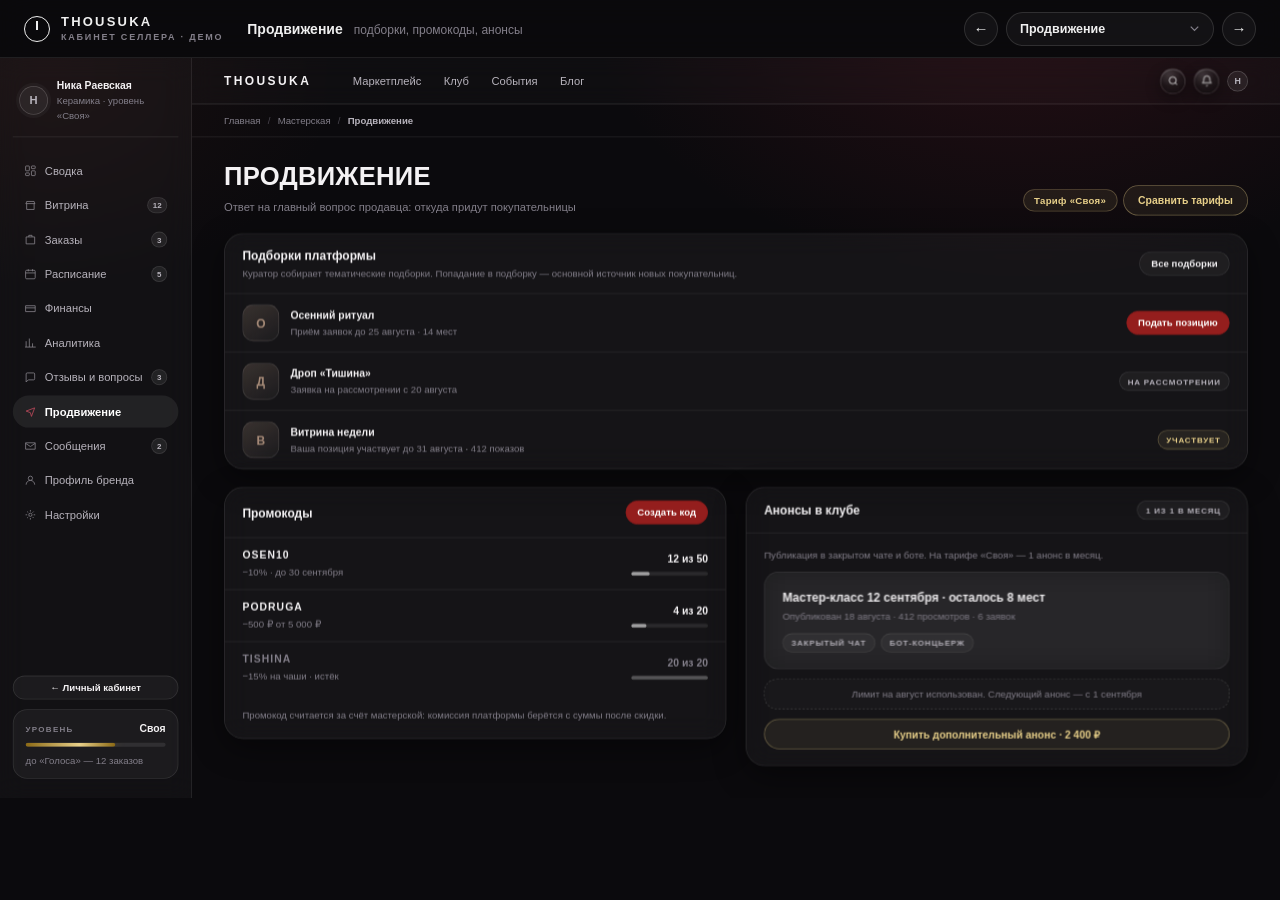
<file: prodvizhenie.html>
<!DOCTYPE html>
<html lang="ru">
<head>
<meta charset="utf-8">
<title>Продвижение · Кабинет селлера · Made by THOUSUKA</title>
<style>
:root{--bg:#0B0A0D;--glass:rgba(255,255,255,0.045);--glass-2:rgba(255,255,255,0.07);--glass-border:rgba(255,255,255,0.10);--glass-border-strong:rgba(255,255,255,0.18);--text-1:#F4F2F4;--text-2:#B7B3BC;--text-3:#837F8A;--crimson:#9D2235;--crimson-soft:#C04B5C;--crimson-tint:rgba(157,34,53,0.16);--cta:#941E1D;--cta-hover:#B0292A;--beige:#C9A88F;--gold:#E8D08A;--green:#3FB984;--font-ui:'Lato','Helvetica Neue',sans-serif;--r-card:24px;--r-btn:9999px;--shadow-card:0 12px 40px rgba(0,0,0,0.45);--ease:cubic-bezier(0.25,0.46,0.45,0.94);--t:200ms}
*{box-sizing:border-box}
body{margin:0;background:#08070a;font-family:var(--font-ui);color:var(--text-1);-webkit-font-smoothing:antialiased}
a{color:inherit;text-decoration:none}a:hover{color:var(--crimson-soft)}
button{font-family:inherit;cursor:pointer}
:focus-visible{outline:2px solid var(--crimson-soft);outline-offset:2px;border-radius:6px}
.desk{padding:56px 48px 80px;display:flex;flex-direction:column;gap:44px;align-items:flex-start;min-width:max-content}
.deskhead{width:1600px;display:flex;align-items:flex-end;justify-content:space-between;gap:32px;border-bottom:1px solid var(--glass-border);padding-bottom:22px}
.deskhead h1{margin:0;font-size:26px;line-height:32px;font-weight:700;letter-spacing:.02em;text-transform:uppercase}
.deskhead p{margin:8px 0 0;font-size:14px;line-height:20px;color:var(--text-3);max-width:680px}
.legend{display:flex;gap:20px;flex:none}
.legend div{display:flex;align-items:center;gap:8px;font-size:12px;color:var(--text-3)}
.legend i{width:8px;height:8px;border-radius:50%;display:block}
.wrap{display:flex;flex-direction:column;gap:12px}
.lbl{display:flex;align-items:baseline;gap:10px}
.lbl b{font-size:11px;font-weight:700;letter-spacing:.16em;text-transform:uppercase;color:var(--text-2)}
.lbl span{font-size:11px;color:#4a464f;letter-spacing:.04em}
.lbl a{color:var(--crimson-soft);border-bottom:1px solid rgba(192,75,92,.35)}
.lbl a:hover{color:#DFA3AC;border-color:#DFA3AC}
.frame{position:relative;width:1600px;background:var(--bg);border:1px solid rgba(255,255,255,.08);border-radius:10px;overflow:hidden}
.frame::before{content:"";position:absolute;inset:0;z-index:0;pointer-events:none;background:radial-gradient(880px 560px at 80% -8%,rgba(157,34,53,0.18),transparent 62%),radial-gradient(640px 480px at 4% 2%,rgba(124,52,40,0.11),transparent 56%)}
.app{position:relative;z-index:1;display:grid;grid-template-columns:240px 1fr;align-items:stretch}
/* sidebar */
.side{width:240px;background:rgba(255,255,255,.03);border-right:1px solid var(--glass-border);backdrop-filter:blur(16px);padding:24px 16px;display:flex;flex-direction:column;gap:22px}
.wordmark{padding:0 8px}
.wordmark b{display:block;font-weight:700;font-size:19px;letter-spacing:.16em}
.wordmark span{display:block;margin-top:3px;font-size:9px;font-weight:700;letter-spacing:.34em;text-transform:uppercase;color:var(--text-3)}
.nav{display:flex;flex-direction:column;gap:3px}
.nav a{display:flex;align-items:center;gap:10px;height:40px;padding:0 14px;border-radius:var(--r-btn);font-size:14px;font-weight:500;color:var(--text-2);transition:color var(--t) var(--ease),background var(--t) var(--ease)}
.nav a:hover{background:var(--glass);color:var(--text-1)}
.nav a.on{background:var(--glass-2);color:#fff;font-weight:700}
.nav a svg{width:16px;height:16px;flex:none;opacity:.7;fill:none;stroke:currentColor;stroke-width:1.5}
.nav a.on svg{opacity:1;color:var(--crimson-soft)}
.nav .badge{margin-left:auto;min-width:20px;height:20px;padding:0 6px;display:grid;place-items:center;border-radius:var(--r-btn);background:var(--glass-2);border:1px solid var(--glass-border);font-size:10px;font-weight:700;color:var(--text-2);font-variant-numeric:tabular-nums}
.sidefoot{margin-top:auto;display:flex;flex-direction:column;gap:12px}
.mode{display:grid;grid-template-columns:1fr 1fr;gap:4px;background:var(--glass);border:1px solid var(--glass-border);border-radius:var(--r-btn);padding:4px}
.mode button{border:0;border-radius:var(--r-btn);background:transparent;color:var(--text-3);font-size:13px;font-weight:700;height:34px;transition:color var(--t),background var(--t)}
.mode button.on{background:var(--cta);color:#fff;box-shadow:0 0 20px rgba(157,34,53,.38)}
.me{display:flex;align-items:center;gap:10px;padding:8px;border-radius:18px;transition:background var(--t) var(--ease)}
.me:hover{background:var(--glass)}
/* topbar + content */
.top{display:flex;align-items:center;gap:16px;padding:18px 40px;border-bottom:1px solid var(--glass-border);background:rgba(255,255,255,.02);backdrop-filter:blur(14px)}
.top .sp{margin-left:auto;display:flex;align-items:center;gap:12px}
.main{width:100%;margin:0 auto;padding:30px 40px 40px;display:flex;flex-direction:column;gap:22px}
.split{display:grid;grid-template-columns:minmax(0,1fr) 340px;gap:24px;align-items:start}
.split--wide{grid-template-columns:minmax(0,1fr) 380px}
.col{display:flex;flex-direction:column;gap:18px;min-width:0}
.rail{display:flex;flex-direction:column;gap:16px}
.phead{display:flex;align-items:flex-end;justify-content:space-between;gap:24px}
/* type */
.display{margin:0;font-size:32px;line-height:38px;font-weight:700;letter-spacing:.01em;text-transform:uppercase}
.h2{margin:0;font-size:20px;line-height:26px;font-weight:700}
.h3{margin:0;font-size:15px;line-height:21px;font-weight:700}
.body{font-size:14px;line-height:21px;color:var(--text-2)}
.sm{font-size:13px;line-height:18px}
.xs{font-size:12px;line-height:16px}
.eyebrow{font-size:10px;line-height:1;font-weight:700;letter-spacing:.16em;text-transform:uppercase;color:var(--text-3)}
.stat{font-weight:700;font-size:34px;line-height:40px;letter-spacing:-.02em;font-variant-numeric:tabular-nums}
.num{font-weight:700;font-variant-numeric:tabular-nums}
.t2{color:var(--text-2)}.t3{color:var(--text-3)}.gold{color:var(--gold)}.up{color:var(--green)}.crim{color:var(--crimson-soft)}
/* surfaces */
.card{background:var(--glass);border:1px solid var(--glass-border);border-radius:var(--r-card);backdrop-filter:blur(16px);box-shadow:var(--shadow-card)}
.pad{padding:20px 22px}
.card__h{display:flex;align-items:center;justify-content:space-between;gap:16px;padding:16px 22px;border-bottom:1px solid var(--glass-border)}
.stackv{display:flex;flex-direction:column;gap:12px}
.rows{display:flex;flex-direction:column}
.row{display:flex;align-items:center;justify-content:space-between;gap:14px;padding:13px 22px;border-bottom:1px solid var(--glass-border)}
.row:last-child{border-bottom:0}
.urgent{box-shadow:inset 2px 0 0 var(--crimson-soft),var(--shadow-card);background:rgba(157,34,53,.08);border-color:rgba(192,75,92,.24)}
.orb{position:relative;display:grid;place-items:center;border-radius:50%;background:radial-gradient(120% 120% at 30% 22%,rgba(255,255,255,0.16),rgba(255,255,255,0.03) 42%,rgba(255,255,255,0.012) 70%),rgba(255,255,255,0.03);border:1px solid rgba(255,255,255,0.10);box-shadow:inset 0 1px 1px rgba(255,255,255,0.22),inset 0 -8px 18px rgba(0,0,0,0.45),0 6px 18px rgba(0,0,0,0.40);backdrop-filter:blur(14px);color:#fff;flex:none;width:38px;height:38px}
.orb svg{width:18px;height:18px;fill:none;stroke:currentColor;stroke-width:1.5}
.orb--sm{width:32px;height:32px}.orb--sm svg{width:15px;height:15px}
.orb--crimson{background:radial-gradient(120% 120% at 30% 22%,rgba(192,75,92,.40),rgba(157,34,53,.22) 45%,rgba(157,34,53,.10) 70%);border-color:rgba(192,75,92,.34);color:#F0C3C9}
.orb--gold{background:radial-gradient(120% 120% at 30% 22%,rgba(232,208,138,.34),rgba(201,168,76,.14) 45%,rgba(201,168,76,.06) 70%);border-color:rgba(232,208,138,.30);color:var(--gold)}
.av{width:36px;height:36px;border-radius:50%;flex:none;background:var(--glass-2);border:1px solid var(--glass-border-strong);box-shadow:0 0 0 4px rgba(255,255,255,.03);display:grid;place-items:center;font-weight:700;font-size:14px;color:var(--text-2)}
.av--sm{width:26px;height:26px;font-size:11px;box-shadow:none}
.thumb{width:46px;height:46px;border-radius:14px;flex:none;background:linear-gradient(150deg,rgba(201,168,143,.20),rgba(255,255,255,.03));border:1px solid var(--glass-border);display:grid;place-items:center;font-weight:700;font-size:15px;color:rgba(201,168,143,.78)}
.prod{display:flex;align-items:center;gap:14px;min-width:0}
/* controls */
.btn{display:inline-flex;align-items:center;justify-content:center;gap:8px;height:38px;padding:0 18px;border-radius:var(--r-btn);border:1px solid var(--glass-border);background:var(--glass);color:var(--text-1);font-size:13px;font-weight:700;white-space:nowrap;transition:background var(--t) var(--ease),border-color var(--t) var(--ease),box-shadow var(--t) var(--ease)}
.btn:hover{background:var(--glass-2);border-color:var(--glass-border-strong)}
.btn--cta{background:var(--cta);border-color:var(--cta);color:#fff}
.btn--cta:hover{background:var(--cta-hover);border-color:var(--cta-hover);box-shadow:0 0 26px rgba(157,34,53,.48)}
.btn--gold{border-color:rgba(232,208,138,.38);color:var(--gold);background:rgba(232,208,138,.07)}
.btn--gold:hover{background:rgba(232,208,138,.13);border-color:rgba(232,208,138,.6);box-shadow:0 0 22px rgba(232,208,138,.22)}
.btn--danger{border-color:rgba(192,75,92,.4);color:#DFA3AC;background:rgba(157,34,53,.10)}
.btn--sm{height:30px;padding:0 14px;font-size:12px}
.btn--w{width:100%}
.seg{display:flex;gap:3px;background:var(--glass);border:1px solid var(--glass-border);border-radius:var(--r-btn);padding:4px}
.seg button{border:0;background:transparent;border-radius:var(--r-btn);height:30px;padding:0 15px;font-size:13px;font-weight:700;color:var(--text-3);transition:color var(--t),background var(--t)}
.seg button:hover{color:var(--text-2)}
.seg button.on{background:var(--glass-2);color:#fff}
.chips{display:flex;gap:7px;flex-wrap:wrap;align-items:center}
.chip{display:inline-flex;align-items:center;height:28px;padding:0 13px;border-radius:var(--r-btn);font-size:12px;font-weight:700;letter-spacing:.03em;background:var(--glass);border:1px solid var(--glass-border);color:var(--text-2);white-space:nowrap;transition:border-color var(--t),color var(--t),background var(--t)}
.chip:hover{border-color:var(--glass-border-strong);color:var(--text-1)}
.chip.on{background:var(--glass-2);border-color:var(--glass-border-strong);color:#fff}
.chip--crimson{background:var(--crimson-tint);border-color:rgba(192,75,92,.30);color:#DFA3AC}
.chip--gold{background:rgba(232,208,138,.08);border-color:rgba(232,208,138,.28);color:var(--gold)}
.chip--sm{height:24px;padding:0 10px;font-size:10px;letter-spacing:.1em;text-transform:uppercase}
.field{display:flex;flex-direction:column;gap:8px}
.input{height:44px;border-radius:16px;background:rgba(255,255,255,.035);border:1px solid var(--glass-border);display:flex;align-items:center;gap:10px;padding:0 15px;font-size:14px;color:var(--text-1);transition:border-color var(--t)}
.input:hover{border-color:var(--glass-border-strong)}
.input--ph{color:var(--text-3)}
.input--area{height:auto;min-height:92px;padding:14px 15px;align-items:flex-start;line-height:21px}
.input svg{width:16px;height:16px;fill:none;stroke:currentColor;stroke-width:1.5;color:var(--text-3);flex:none}
.icn{width:18px;height:18px;fill:none;stroke:currentColor;stroke-width:1.5;color:var(--text-2);flex:none}
.bar{height:5px;border-radius:var(--r-btn);background:rgba(255,255,255,.09);overflow:hidden}
.bar i{display:block;height:100%;border-radius:var(--r-btn);background:rgba(255,255,255,.55)}
.bar--gold i{background:linear-gradient(90deg,#8B6914,#E8D08A 60%,#8B6914);box-shadow:0 0 14px rgba(232,208,138,.3)}
.toggle{width:44px;height:24px;border-radius:var(--r-btn);border:1px solid var(--glass-border);background:rgba(255,255,255,.05);position:relative;flex:none;transition:background var(--t),border-color var(--t)}
.toggle i{position:absolute;top:2px;left:2px;width:18px;height:18px;border-radius:50%;background:var(--text-3);transition:transform var(--t) var(--ease),background var(--t)}
.toggle.on{background:rgba(157,34,53,.55);border-color:rgba(192,75,92,.5)}
.toggle.on i{transform:translateX(20px);background:#fff}
/* tables */
.tbl{width:100%;border-collapse:collapse}
.tbl th{text-align:left;padding:0 22px;height:38px;background:rgba(255,255,255,.03);font-size:10px;font-weight:700;letter-spacing:.16em;text-transform:uppercase;color:var(--text-3);border-bottom:1px solid var(--glass-border);white-space:nowrap}
.tbl td{padding:0 22px;height:64px;border-bottom:1px solid var(--glass-border);font-size:14px;vertical-align:middle}
.tbl tr:last-child td{border-bottom:0}
.tbl tbody tr{transition:background var(--t) var(--ease)}
.tbl tbody tr:hover{background:rgba(255,255,255,.03)}
.tbl .r{text-align:right;font-variant-numeric:tabular-nums;font-weight:700;white-space:nowrap}
.tbl tr.hot td{background:rgba(157,34,53,.07)}
.tbl tr.hot td:first-child{box-shadow:inset 2px 0 0 var(--crimson-soft)}
/* pieces */
.tiles{display:grid;grid-template-columns:repeat(4,1fr);gap:12px}
.tile{background:var(--glass);border:1px solid var(--glass-border);border-radius:20px;backdrop-filter:blur(16px);box-shadow:var(--shadow-card);padding:18px;display:flex;flex-direction:column;gap:10px;min-height:132px;transition:border-color var(--t) var(--ease),transform var(--t) var(--ease)}
.tile:hover{transform:translateY(-4px);border-color:var(--glass-border-strong)}
.tile .stat{margin-top:auto}
.tile--gold{border-color:rgba(232,208,138,.22)}
.tile--gold .stat{color:var(--gold)}
.tile--gold:hover{border-color:rgba(232,208,138,.45);box-shadow:var(--shadow-card),0 0 24px rgba(201,168,76,.16)}
.money{border-color:rgba(232,208,138,.24);background:linear-gradient(150deg,rgba(232,208,138,.10),rgba(255,255,255,.03) 60%);position:relative;overflow:hidden}
.money::after{content:"";position:absolute;right:-70px;top:-90px;width:260px;height:260px;border-radius:50%;background:radial-gradient(circle,rgba(232,208,138,.15),transparent 68%);pointer-events:none}
.chart{height:190px;display:flex;align-items:flex-end;gap:6px}
.chart i{flex:1;display:block;border-radius:3px 3px 0 0;background:linear-gradient(180deg,rgba(255,255,255,.22),rgba(255,255,255,.05))}
.chart i.hi{background:linear-gradient(180deg,rgba(192,75,92,.85),rgba(157,34,53,.18));box-shadow:0 0 18px rgba(157,34,53,.35)}
.xaxis{display:flex;justify-content:space-between;margin-top:12px}
.funnel{display:flex;flex-direction:column;gap:14px}
.funnel>div>div{display:flex;align-items:baseline;justify-content:space-between;margin-bottom:7px}
.fbar{height:30px;border-radius:6px;background:linear-gradient(90deg,rgba(255,255,255,.20),rgba(255,255,255,.06))}
.fbar--hi{background:linear-gradient(90deg,rgba(192,75,92,.9),rgba(157,34,53,.35));box-shadow:0 0 22px rgba(157,34,53,.32)}
.steps{display:grid;grid-template-columns:repeat(5,1fr);border:1px solid var(--glass-border);border-radius:20px;overflow:hidden;background:var(--glass)}
.steps>div{padding:14px 18px;border-right:1px solid var(--glass-border)}
.steps>div:last-child{border-right:0}
.steps>div.done{background:rgba(255,255,255,.04)}
.steps>div.now{background:rgba(157,34,53,.16);box-shadow:inset 0 -2px 0 var(--crimson-soft)}
.steps .sm{margin-top:5px;font-weight:700}
.tl{display:flex;flex-direction:column}
.tl div{display:flex;gap:12px;align-items:flex-start;padding-bottom:16px;position:relative}
.tl div:last-child{padding-bottom:0}
.tl div::before{content:"";position:absolute;left:6.5px;top:16px;bottom:0;width:1px;background:var(--glass-border)}
.tl div:last-child::before{display:none}
.tl b{width:14px;height:14px;border-radius:50%;flex:none;margin-top:2px;border:1px solid var(--glass-border-strong);background:rgba(255,255,255,.06);position:relative;z-index:1}
.tl div.done b{background:rgba(255,255,255,.55);border-color:transparent}
.tl div.now b{background:var(--crimson);border-color:var(--crimson-soft);box-shadow:0 0 0 4px rgba(157,34,53,.22)}
.tl p{margin:0;font-size:13px;line-height:18px;font-weight:700}
.tl p span{display:block;font-size:12px;line-height:16px;font-weight:400;color:var(--text-3);margin-top:2px}
.photo{aspect-ratio:1;border-radius:18px;border:1px solid var(--glass-border);background:linear-gradient(150deg,rgba(201,168,143,.22),rgba(255,255,255,.03));position:relative;overflow:hidden}
.photo--add{border-style:dashed;border-color:var(--glass-border-strong);background:rgba(255,255,255,.02);display:grid;place-items:center;color:var(--text-3);font-size:12px;font-weight:700;text-align:center;gap:6px}
.cover{height:190px;border-radius:20px;border:1px solid var(--glass-border);background:linear-gradient(140deg,rgba(157,34,53,.30),rgba(201,168,143,.18) 50%,rgba(255,255,255,.03));position:relative;overflow:hidden}
.grid2{display:grid;grid-template-columns:1fr 1fr;gap:12px}
.grid3{display:grid;grid-template-columns:repeat(3,1fr);gap:12px}
.grid4{display:grid;grid-template-columns:repeat(4,1fr);gap:12px}
/* week grid */
.cal{border:1px solid var(--glass-border);border-radius:var(--r-card);overflow:hidden;background:var(--glass);backdrop-filter:blur(16px);box-shadow:var(--shadow-card)}
.calhead{display:grid;grid-template-columns:64px repeat(7,1fr);border-bottom:1px solid var(--glass-border);background:rgba(255,255,255,.03)}
.calhead>div{padding:12px 10px;text-align:center;border-left:1px solid var(--glass-border)}
.calhead>div:first-child{border-left:0}
.calhead b{display:block;font-size:16px;font-weight:700;margin-top:3px;font-variant-numeric:tabular-nums}
.calhead .today b{color:var(--crimson-soft)}
.calbody{display:grid;grid-template-columns:64px repeat(7,1fr);height:460px}
.calbody>div{border-left:1px solid var(--glass-border);padding:8px;position:relative}
.calbody>div:first-child{border-left:0;display:flex;flex-direction:column;justify-content:space-between;padding:6px 8px 26px;align-items:flex-end}
.calbody .off{background:repeating-linear-gradient(135deg,rgba(255,255,255,.03) 0 6px,transparent 6px 12px)}
.slot{border-radius:14px;border:1px solid var(--glass-border);background:rgba(255,255,255,.05);padding:9px 10px;margin-bottom:8px}
.slot b{display:block;font-size:12px;font-weight:700}
.slot span{display:block;font-size:11px;color:var(--text-3);margin-top:3px}
.slot--free{border-style:dashed;background:transparent}
.slot--hot{border-color:rgba(192,75,92,.45);background:rgba(157,34,53,.16)}
.slot--gold{border-color:rgba(232,208,138,.32);background:rgba(232,208,138,.08)}
.pick{display:grid;grid-template-columns:repeat(4,1fr);gap:12px}
.pick>div{border:1px solid var(--glass-border);border-radius:20px;background:rgba(255,255,255,.03);padding:18px;display:flex;flex-direction:column;gap:11px;transition:border-color var(--t) var(--ease),background var(--t) var(--ease)}
.pick>div:hover{border-color:var(--glass-border-strong)}
.pick>div.on{border-color:rgba(192,75,92,.48);background:rgba(157,34,53,.13)}
.pick .pt{display:flex;align-items:center;justify-content:space-between;gap:10px}
.rad{width:18px;height:18px;border-radius:50%;flex:none;border:1px solid var(--glass-border-strong);background:rgba(255,255,255,.04);display:grid;place-items:center}
.rad.on{border-color:var(--crimson-soft);background:var(--crimson);box-shadow:0 0 0 4px rgba(157,34,53,.22)}
.rad.on::after{content:"";width:6px;height:6px;border-radius:50%;background:#fff}
.lab{font-size:11px;font-weight:700;letter-spacing:.1em;text-transform:uppercase;color:var(--text-3)}
.cnt{font-size:11px;color:var(--text-3);font-variant-numeric:tabular-nums}
.step{display:flex;align-items:center;gap:4px;border:1px solid var(--glass-border);border-radius:var(--r-btn);background:rgba(255,255,255,.035);padding:4px}
.step button{width:32px;height:32px;border:0;border-radius:50%;background:var(--glass);color:var(--text-2);font-size:16px;font-weight:700}
.step button:hover{background:var(--glass-2);color:#fff}
.step b{min-width:38px;text-align:center;font-variant-numeric:tabular-nums;font-size:15px}

/* ── страница заказов ── */
.gnav{display:flex;align-items:center;gap:32px;height:58px;padding:0 40px;border-bottom:1px solid var(--glass-border);background:rgba(255,255,255,.02);backdrop-filter:blur(14px)}
.gnav .wm{font-weight:700;font-size:15px;letter-spacing:.2em}
.gnav .lnk{display:flex;gap:28px;margin-left:20px}
.gnav .lnk a{font-size:14px;color:var(--text-2)}
.gnav .lnk a:hover{color:#fff}
.gnav .rt{margin-left:auto;display:flex;align-items:center;gap:10px}
.crumbs{display:flex;align-items:center;gap:9px;padding:13px 40px;border-bottom:1px solid var(--glass-border);font-size:12px;color:var(--text-3)}
.crumbs a:hover{color:var(--crimson-soft)}
.crumbs i{font-style:normal;color:#4a464f}
.crumbs b{font-weight:700;color:var(--text-2)}
.prof{display:flex;gap:11px;align-items:center;padding:2px 8px 18px;border-bottom:1px solid var(--glass-border)}
.lvl{border:1px solid var(--glass-border);border-radius:18px;background:var(--glass);padding:14px 15px;display:flex;flex-direction:column;gap:9px}
.alert{display:flex;align-items:center;gap:16px;padding:15px 20px;border-radius:20px;border:1px solid rgba(192,75,92,.30);background:rgba(157,34,53,.11);box-shadow:inset 3px 0 0 var(--crimson-soft)}
.alert .btn{margin-left:auto}
.fbar2{display:flex;flex-direction:column;gap:14px}
.tbl td.act{text-align:right;padding-right:20px}
.tbl .num{font-size:14px}
.track{display:grid;grid-template-columns:repeat(8,1fr)}
.track>div{position:relative;text-align:center;padding:26px 6px 0}
.track>div::before{content:"";position:absolute;top:7px;left:0;right:0;height:1px;background:var(--glass-border)}
.track>div:first-child::before{left:50%}
.track>div:last-child::before{right:50%}
.track>div.done::before,.track>div.now::before{background:rgba(255,255,255,.34)}
.track b{position:absolute;top:0;left:50%;transform:translateX(-50%);width:14px;height:14px;border-radius:50%;background:rgba(255,255,255,.07);border:1px solid var(--glass-border-strong);z-index:1}
.track>div.done b{background:rgba(255,255,255,.62);border-color:transparent}
.track>div.now b{background:var(--crimson);border-color:var(--crimson-soft);box-shadow:0 0 0 5px rgba(157,34,53,.22)}
.track p{margin:0;font-size:12px;line-height:16px;font-weight:700;color:var(--text-3)}
.track>div.done p,.track>div.now p{color:var(--text-1)}
.track>div.now p{color:#DFA3AC}
.track span{display:block;font-size:11px;line-height:15px;color:#5f5b66;margin-top:4px;font-variant-numeric:tabular-nums}
.kv{display:flex;flex-direction:column}
.kv>div{display:flex;align-items:baseline;justify-content:space-between;gap:18px;padding:12px 0;border-bottom:1px solid rgba(255,255,255,.06)}
.kv>div:last-child{border-bottom:0}
.kv .k{font-size:13px;line-height:18px;color:var(--text-2)}
.kv .v{font-size:14px;font-weight:700;font-variant-numeric:tabular-nums;white-space:nowrap}
.kv .v--neg{color:var(--text-2)}
.kv--pay{border-top:1px solid var(--glass-border);margin-top:2px;padding-top:4px}
.hist{display:flex;flex-direction:column;gap:13px}
.hist>div{display:grid;grid-template-columns:78px 1fr;gap:12px;align-items:baseline}
.hist time{font-size:11px;color:var(--text-3);font-variant-numeric:tabular-nums}
.hist p{margin:0;font-size:13px;line-height:18px}
.act{display:flex;align-items:center;gap:12px}
.act .off{margin-left:auto;font-size:13px;font-weight:700;color:#514d58;cursor:not-allowed}
.quote{margin:0;font-size:13px;line-height:20px;color:var(--text-2);font-style:italic}
.scrim{position:absolute;inset:0;z-index:6;background:rgba(8,7,10,.74);backdrop-filter:blur(4px);display:grid;place-items:center;padding:48px}
.modal{width:560px;border-radius:32px;border:1px solid var(--glass-border-strong);background:#141117;box-shadow:0 40px 100px rgba(0,0,0,.72),0 0 0 1px rgba(255,255,255,.04)}
.modal__h{display:flex;align-items:flex-start;gap:14px;padding:24px 26px 18px;border-bottom:1px solid var(--glass-border)}
.modal__b{padding:20px 26px 6px;display:flex;flex-direction:column;gap:16px}
.modal__f{display:flex;align-items:center;gap:12px;padding:18px 26px 22px}
.opts{display:flex;flex-direction:column;gap:8px}
.opt{display:flex;align-items:flex-start;gap:12px;padding:13px 15px;border:1px solid var(--glass-border);border-radius:18px;background:rgba(255,255,255,.025);transition:border-color var(--t) var(--ease),background var(--t) var(--ease)}
.opt:hover{border-color:var(--glass-border-strong)}
.opt.on{border-color:rgba(192,75,92,.48);background:rgba(157,34,53,.12)}
.opt .rad{margin-top:1px}
.opt p{margin:0;font-size:13px;line-height:18px;font-weight:700}
.opt p span{display:block;font-weight:400;color:var(--text-3);margin-top:3px}
.warn{display:flex;gap:12px;padding:14px 16px;border-radius:18px;border:1px solid rgba(192,75,92,.28);background:rgba(157,34,53,.10)}
.cb{width:20px;height:20px;border-radius:6px;flex:none;border:1px solid var(--glass-border-strong);background:rgba(255,255,255,.04);display:grid;place-items:center;margin-top:1px}
.cb.on{background:var(--cta);border-color:var(--cta)}
.cb.on svg{width:12px;height:12px;fill:none;stroke:#fff;stroke-width:2.4}
.dim{opacity:1}
.track>div.dim b{opacity:.4}
.track>div.dim::before{opacity:.5}
.cancel-hd{text-decoration:line-through;text-decoration-color:rgba(192,75,92,.7);text-decoration-thickness:2px}
.app{grid-template-columns:240px minmax(0,1fr)}
.tbl th,.tbl td{padding:0 14px}
.tbl th:first-child,.tbl td:first-child{padding-left:20px}
.tbl th:last-child,.tbl td:last-child{padding-right:20px}
.tbl th{white-space:normal;line-height:13px}
.tbl td.act{padding-right:18px}

/* ── листы прототипов ── */
.app--plain{display:block}
.tabs{display:flex;gap:34px;border-bottom:1px solid var(--glass-border)}
.tabs a{padding:0 2px 14px;font-size:14px;font-weight:700;color:var(--text-3);position:relative}
.tabs a:hover{color:var(--text-2)}
.tabs a.on{color:#fff}
.tabs a.on::after{content:"";position:absolute;left:0;right:0;bottom:-1px;height:2px;border-radius:2px;background:var(--crimson-soft);box-shadow:0 0 14px rgba(192,75,92,.5)}
.tabs a em{font-style:normal;font-weight:400;color:var(--text-3);margin-left:7px;font-variant-numeric:tabular-nums}
.dist{display:grid;grid-template-columns:auto minmax(150px,1fr) auto;gap:7px 12px;align-items:center}
.dist span{font-size:12px;color:var(--text-3);font-variant-numeric:tabular-nums;white-space:nowrap}
.dist b{font-size:12px;font-weight:700;font-variant-numeric:tabular-nums;text-align:right;min-width:22px}
.dist .bar{height:6px}
.dist .bar i{background:linear-gradient(90deg,rgba(192,75,92,.85),rgba(157,34,53,.4))}
.mini{display:flex;flex-direction:column;gap:6px}
.mini .stat{font-size:26px;line-height:32px}
.rev{display:grid;grid-template-columns:minmax(0,1fr) 300px;gap:24px;padding:20px 22px}
.rev+.rev{border-top:1px solid var(--glass-border)}
.revh{display:flex;align-items:center;gap:12px;flex-wrap:wrap}
.stars{font-size:12px;font-weight:700;letter-spacing:.06em;color:var(--gold);white-space:nowrap}
.stars--low{color:#DFA3AC}
.qr{display:flex;flex-direction:column;gap:8px}
.msg{display:grid;grid-template-columns:360px minmax(0,1fr);gap:22px;align-items:start}
.dlg{display:flex;flex-direction:column}
.dlg>a{display:grid;grid-template-columns:auto minmax(0,1fr) auto;gap:12px;align-items:center;padding:14px 18px;border-bottom:1px solid var(--glass-border);transition:background var(--t) var(--ease)}
.dlg>a:last-child{border-bottom:0}
.dlg>a:hover{background:rgba(255,255,255,.03)}
.dlg>a.on{background:rgba(157,34,53,.13);box-shadow:inset 2px 0 0 var(--crimson-soft)}
.dlg .tx{min-width:0}
.dlg .tx b{display:block;font-size:13px;font-weight:700}
.dlg .tx span{display:block;font-size:12px;color:var(--text-3);margin-top:3px;overflow:hidden;text-overflow:ellipsis;white-space:nowrap}
.dlg .rt{text-align:right;display:flex;flex-direction:column;align-items:flex-end;gap:6px}
.dlg .rt time{font-size:11px;color:var(--text-3)}
.pin{font-size:9px;font-weight:700;letter-spacing:.12em;text-transform:uppercase;color:var(--gold)}
.unread{min-width:20px;height:20px;padding:0 6px;display:grid;place-items:center;border-radius:var(--r-btn);background:var(--cta);color:#fff;font-size:10px;font-weight:700}
.chat{display:flex;flex-direction:column;gap:14px;padding:20px 22px;min-height:460px}
.bub{max-width:74%;padding:12px 15px;border-radius:20px;font-size:13px;line-height:19px}
.bub time{display:block;font-size:10px;color:var(--text-3);margin-top:6px;font-variant-numeric:tabular-nums}
.bub--in{align-self:flex-start;background:var(--glass);border:1px solid var(--glass-border);border-bottom-left-radius:7px}
.bub--out{align-self:flex-end;background:rgba(157,34,53,.20);border:1px solid rgba(192,75,92,.30);border-bottom-right-radius:7px}
.ordpill{display:flex;align-items:center;gap:14px;padding:12px 16px;border-radius:20px;border:1px solid var(--glass-border);background:rgba(255,255,255,.04)}
.ordpill .btn{margin-left:auto}
.notice{padding:11px 16px;border-radius:16px;border:1px dashed var(--glass-border-strong);background:rgba(255,255,255,.02);font-size:12px;color:var(--text-3);text-align:center}
.ntf{width:100%;border-collapse:collapse}
.ntf th{padding:0 14px;height:36px;font-size:10px;font-weight:700;letter-spacing:.14em;text-transform:uppercase;color:var(--text-3);border-bottom:1px solid var(--glass-border);text-align:center;white-space:nowrap}
.ntf th:first-child{text-align:left;padding-left:22px}
.ntf td{padding:0 14px;height:52px;border-bottom:1px solid rgba(255,255,255,.06);font-size:13px;text-align:center}
.ntf td:first-child{text-align:left;padding-left:22px;color:var(--text-2)}
.ntf tr:last-child td{border-bottom:0}
.ntf .toggle{margin:0 auto}
.ed{display:grid;grid-template-columns:250px minmax(0,1fr) 380px;gap:22px;align-items:start}
.stepnav{display:flex;flex-direction:column;padding:8px}
.stepnav a{display:flex;align-items:center;gap:11px;height:42px;padding:0 14px;border-radius:14px;font-size:13px;font-weight:500;color:var(--text-2);transition:background var(--t),color var(--t)}
.stepnav a:hover{background:var(--glass);color:var(--text-1)}
.stepnav a.on{background:var(--glass-2);color:#fff;font-weight:700}
.stepnav a i{width:8px;height:8px;border-radius:50%;flex:none;background:rgba(255,255,255,.55)}
.stepnav a.on i{background:var(--crimson);box-shadow:0 0 0 4px rgba(157,34,53,.22)}
.stepnav a.todo{color:var(--text-3)}
.stepnav a.todo i{background:rgba(255,255,255,.16)}
.drop{padding:30px;border-radius:20px;border:1px dashed var(--glass-border-strong);background:rgba(255,255,255,.02);text-align:center;display:flex;flex-direction:column;gap:6px}
.doc{display:grid;grid-template-columns:auto minmax(0,1fr) auto;gap:16px;align-items:start;padding:18px 20px}
.docic{width:46px;height:58px;border-radius:8px;flex:none;background:linear-gradient(160deg,rgba(232,208,138,.22),rgba(255,255,255,.03));border:1px solid rgba(232,208,138,.26);display:grid;place-items:center;color:var(--gold);font-size:10px;font-weight:700;letter-spacing:.08em}
.req{display:flex;flex-direction:column;gap:12px}
.req>div{display:flex;align-items:flex-start;gap:11px;font-size:13px;line-height:18px}
.req .off{color:var(--text-3)}
.pv{border-radius:20px;border:1px solid var(--glass-border);background:rgba(255,255,255,.04);overflow:hidden}
.pv .ph{aspect-ratio:1;background:linear-gradient(150deg,rgba(201,168,143,.24),rgba(157,34,53,.14) 60%,rgba(255,255,255,.03))}
.pvb{padding:15px 16px;display:flex;flex-direction:column;gap:8px}
.centered{max-width:820px;margin:0 auto;padding:44px 40px 70px;display:flex;flex-direction:column;gap:26px}
.stepper{display:grid;grid-template-columns:repeat(5,1fr);align-items:start}
.stepper>div{position:relative;text-align:center;padding-top:44px}
.stepper>div::before{content:"";position:absolute;top:17px;left:0;right:0;height:1px;background:var(--glass-border)}
.stepper>div:first-child::before{left:50%}
.stepper>div:last-child::before{right:50%}
.stepper>div.done::before{background:rgba(255,255,255,.4)}
.stepper b{position:absolute;top:0;left:50%;transform:translateX(-50%);width:34px;height:34px;border-radius:50%;display:grid;place-items:center;font-size:13px;font-weight:700;background:rgba(255,255,255,.05);border:1px solid var(--glass-border-strong);color:var(--text-3);z-index:1}
.stepper>div.done b{background:rgba(255,255,255,.62);border-color:transparent;color:#141117}
.stepper>div.now b{background:var(--cta);border-color:var(--cta-hover);color:#fff;box-shadow:0 0 0 6px rgba(157,34,53,.20)}
.stepper p{margin:0;font-size:12px;line-height:16px;color:var(--text-3)}
.stepper>div.now p{color:#fff;font-weight:700}
.stepper>div.done p{color:var(--text-2)}
.chk{display:flex;align-items:flex-start;gap:12px;padding:16px 18px;border-radius:20px;border:1px solid var(--glass-border);background:rgba(255,255,255,.03);transition:border-color var(--t),background var(--t)}
.chk:hover{border-color:var(--glass-border-strong)}
.chk.on{border-color:rgba(192,75,92,.45);background:rgba(157,34,53,.12)}
.chk p{margin:0;font-size:14px;font-weight:700;line-height:19px}
.chk p span{display:block;font-size:12px;font-weight:400;color:var(--text-3);margin-top:3px}
.states{display:grid;grid-template-columns:repeat(4,1fr);gap:18px;align-items:stretch}
.state{display:flex;flex-direction:column;gap:16px;padding:24px 22px 26px;min-height:520px}
.state .orb{width:74px;height:74px;margin:6px auto 0}
.state .orb svg{width:30px;height:30px}
.state h3{margin:0;font-size:19px;line-height:25px;font-weight:700;text-align:center}
.state .lead{font-size:13px;line-height:19px;color:var(--text-2);text-align:center}
.state ol{margin:0;padding-left:19px;display:flex;flex-direction:column;gap:7px;font-size:13px;line-height:18px;color:var(--text-2)}
.state .foot{margin-top:auto;display:flex;flex-direction:column;gap:12px}
.state--ok{border-color:rgba(232,208,138,.26);background:linear-gradient(170deg,rgba(232,208,138,.10),rgba(255,255,255,.03) 55%)}
.note{padding:14px 16px;border-radius:16px;background:rgba(255,255,255,.035);border:1px solid var(--glass-border);box-shadow:inset 3px 0 0 var(--crimson-soft);font-size:13px;line-height:19px;color:var(--text-2)}
.note--gold{box-shadow:inset 3px 0 0 var(--gold)}
</style>
<link rel="stylesheet" href="demo.css">
</head>
<body class="dm">
<div class="dm-bar">
  <a class="dm-home" href="index.html"><span class="dm-mark"><i></i></span><span><b>THOUSUKA</b><span>Кабинет селлера · демо</span></span></a>
  <div class="dm-now"><b>Продвижение</b><span>подборки, промокоды, анонсы</span></div>
  <div class="dm-nav">
    <a class="dm-btn" href="otzyvy.html" title="Предыдущий экран">←</a>
    <select class="dm-sel" onchange="location.href=this.value"><option value="svodka.html">Сводка</option><option value="vitrina.html">Витрина</option><option value="novaya-poziciya.html">Новая позиция · доставка</option><option value="zakazy.html">Заказы</option><option value="zakaz-1043.html">Заказ №1043</option><option value="raspisanie.html">Расписание</option><option value="finansy.html">Финансы</option><option value="analitika.html">Аналитика</option><option value="otzyvy.html">Отзывы и вопросы</option><option value="prodvizhenie.html" selected>Продвижение</option><option value="soobscheniya.html">Сообщения</option><option value="profil.html">Профиль бренда</option><option value="nastroyki.html">Настройки</option></select>
    <a class="dm-btn" href="soobscheniya.html" title="Следующий экран">→</a>
  </div>
</div>
<div class="dm-stage"><div class="frame" style="width:1600px"><div class="app"><aside class="side">
    <a href="#" class="prof"><span class="av">Н</span><span><span class="sm" style="font-weight:700;display:block">Ника Раевская</span><span class="xs t3">Керамика · уровень «Своя»</span></span></a>
    <nav class="nav"><a href="svodka.html"><svg viewBox="0 0 24 24"><rect x="3" y="3" width="7" height="9" rx="1"></rect><rect x="14" y="3" width="7" height="5" rx="1"></rect><rect x="14" y="12" width="7" height="9" rx="1"></rect><rect x="3" y="16" width="7" height="5" rx="1"></rect></svg>Сводка</a><a href="vitrina.html"><svg viewBox="0 0 24 24"><path d="M3 9h18M4 9l1-4h14l1 4M5 9v11h14V9"></path></svg>Витрина<span class="badge">12</span></a><a href="zakazy.html"><svg viewBox="0 0 24 24"><path d="M4 7h16v13H4zM9 7V4h6v3"></path></svg>Заказы<span class="badge">3</span></a><a href="raspisanie.html"><svg viewBox="0 0 24 24"><rect x="3" y="5" width="18" height="16" rx="2"></rect><path d="M3 10h18M8 3v4M16 3v4"></path></svg>Расписание<span class="badge">5</span></a><a href="finansy.html"><svg viewBox="0 0 24 24"><path d="M3 7h18v11H3zM3 11h18"></path></svg>Финансы</a><a href="analitika.html"><svg viewBox="0 0 24 24"><path d="M4 20V9M10 20V4M16 20v-7M22 20H2"></path></svg>Аналитика</a><a href="otzyvy.html"><svg viewBox="0 0 24 24"><path d="M20 15a2 2 0 0 1-2 2H8l-4 4V6a2 2 0 0 1 2-2h12a2 2 0 0 1 2 2z"></path></svg>Отзывы и вопросы<span class="badge">3</span></a><a href="prodvizhenie.html" class="on"><svg viewBox="0 0 24 24"><path d="M4 11l16-6-6 16-2-7z"></path></svg>Продвижение</a><a href="soobscheniya.html"><svg viewBox="0 0 24 24"><path d="M3 6h18v12H3z"></path><path d="M3 7l9 6 9-6"></path></svg>Сообщения<span class="badge">2</span></a><a href="profil.html"><svg viewBox="0 0 24 24"><path d="M4 20a8 8 0 0 1 16 0"></path><circle cx="12" cy="8" r="4"></circle></svg>Профиль бренда</a><a href="nastroyki.html"><svg viewBox="0 0 24 24"><circle cx="12" cy="12" r="3"></circle><path d="M12 3v3M12 18v3M3 12h3M18 12h3M6 6l2 2M16 16l2 2M18 6l-2 2M8 16l-2 2"></path></svg>Настройки</a></nav>
    <div class="sidefoot">
      <a href="#" class="btn btn--sm btn--w">← Личный кабинет</a>
      <div class="lvl">
        <div style="display:flex;align-items:baseline;justify-content:space-between"><span class="eyebrow">Уровень</span><span class="sm" style="font-weight:700">Своя</span></div>
        <div class="bar bar--gold"><i style="width:64%"></i></div>
        <span class="xs t3">до «Голоса» — 12 заказов</span>
      </div>
    </div>
  </aside><div><div class="gnav"><span class="wm">THOUSUKA</span><div class="lnk"><a href="#">Маркетплейс</a><a href="#">Клуб</a><a href="#">События</a><a href="#">Блог</a></div><div class="rt"><a href="#" class="orb orb--sm"><svg viewBox="0 0 24 24"><circle cx="11" cy="11" r="7"></circle><path d="M20 20l-4.3-4.3"></path></svg></a><a href="#" class="orb orb--sm"><svg viewBox="0 0 24 24"><path d="M18 8a6 6 0 1 0-12 0c0 7-3 8-3 8h18s-3-1-3-8"></path><path d="M13.7 21a2 2 0 0 1-3.4 0"></path></svg></a><a href="#" class="av av--sm">Н</a></div></div><div class="crumbs"><a href="#">Главная</a><i>/</i><a href="#">Мастерская</a><i>/</i><b>Продвижение</b></div><div class="main">
<div class="phead"><div><h2 class="display">Продвижение</h2><p class="body t3" style="margin:9px 0 0">Ответ на главный вопрос продавца: откуда придут покупательницы</p></div><div class="chips"><span class="chip chip--gold">Тариф «Своя»</span><a href="#" class="btn btn--gold">Сравнить тарифы</a></div></div>
<div class="card">
  <div class="card__h"><div><div class="h3">Подборки платформы</div><div class="xs t3" style="margin-top:5px">Куратор собирает тематические подборки. Попадание в подборку — основной источник новых покупательниц.</div></div><a href="#" class="btn btn--sm">Все подборки</a></div>
  <div class="rows">
    <div class="row"><div class="prod"><span class="thumb">О</span><div><div class="sm" style="font-weight:700">Осенний ритуал</div><div class="xs t3" style="margin-top:3px">Приём заявок до 25 августа · 14 мест</div></div></div><a href="#" class="btn btn--cta btn--sm">Подать позицию</a></div>
    <div class="row"><div class="prod"><span class="thumb">Д</span><div><div class="sm" style="font-weight:700">Дроп «Тишина»</div><div class="xs t3" style="margin-top:3px">Заявка на рассмотрении с 20 августа</div></div></div><span class="chip chip--sm">На рассмотрении</span></div>
    <div class="row"><div class="prod"><span class="thumb">В</span><div><div class="sm" style="font-weight:700">Витрина недели</div><div class="xs t3" style="margin-top:3px">Ваша позиция участвует до 31 августа · 412 показов</div></div></div><span class="chip chip--sm chip--gold">Участвует</span></div>
  </div>
</div>
<div class="split" style="grid-template-columns:minmax(0,1fr) minmax(0,1fr)">
  <div class="card">
    <div class="card__h"><div class="h3">Промокоды</div><a href="#" class="btn btn--cta btn--sm">Создать код</a></div>
    <div class="rows">
      <div class="row"><div><div class="sm num" style="letter-spacing:.1em">OSEN10</div><div class="xs t3" style="margin-top:4px">−10% · до 30 сентября</div></div><div style="text-align:right"><div class="sm num">12 из 50</div><div class="bar" style="width:96px;margin-top:7px"><i style="width:24%"></i></div></div></div>
      <div class="row"><div><div class="sm num" style="letter-spacing:.1em">PODRUGA</div><div class="xs t3" style="margin-top:4px">−500 ₽ от 5 000 ₽</div></div><div style="text-align:right"><div class="sm num">4 из 20</div><div class="bar" style="width:96px;margin-top:7px"><i style="width:20%"></i></div></div></div>
      <div class="row"><div><div class="sm num t3" style="letter-spacing:.1em">TISHINA</div><div class="xs t3" style="margin-top:4px">−15% на чаши · истёк</div></div><div style="text-align:right"><div class="sm num t3">20 из 20</div><div class="bar" style="width:96px;margin-top:7px"><i style="width:100%;background:rgba(255,255,255,.2)"></i></div></div></div>
    </div>
    <div class="pad"><div class="xs t3">Промокод считается за счёт мастерской: комиссия платформы берётся с суммы после скидки.</div></div>
  </div>
  <div class="card">
    <div class="card__h"><div class="h3">Анонсы в клубе</div><span class="chip chip--sm">1 из 1 в месяц</span></div>
    <div class="pad stackv">
      <div class="xs t3">Публикация в закрытом чате и боте. На тарифе «Своя» — 1 анонс в месяц.</div>
      <div class="card pad" style="box-shadow:none;border-radius:18px;background:rgba(255,255,255,.04)">
        <div class="h3">Мастер-класс 12 сентября · осталось 8 мест</div>
        <div class="xs t3" style="margin-top:6px">Опубликован 18 августа · 412 просмотров · 6 заявок</div>
        <div class="chips" style="margin-top:13px"><span class="chip chip--sm">Закрытый чат</span><span class="chip chip--sm">Бот-концьерж</span></div>
      </div>
      <div class="notice">Лимит на август использован. Следующий анонс — с 1 сентября</div>
      <a href="#" class="btn btn--gold btn--w">Купить дополнительный анонс · 2 400 ₽</a>
    </div>
  </div>
</div>
</div></div></div></div></div>
<script src="demo.js"></script>
</body>
</html>
</file>
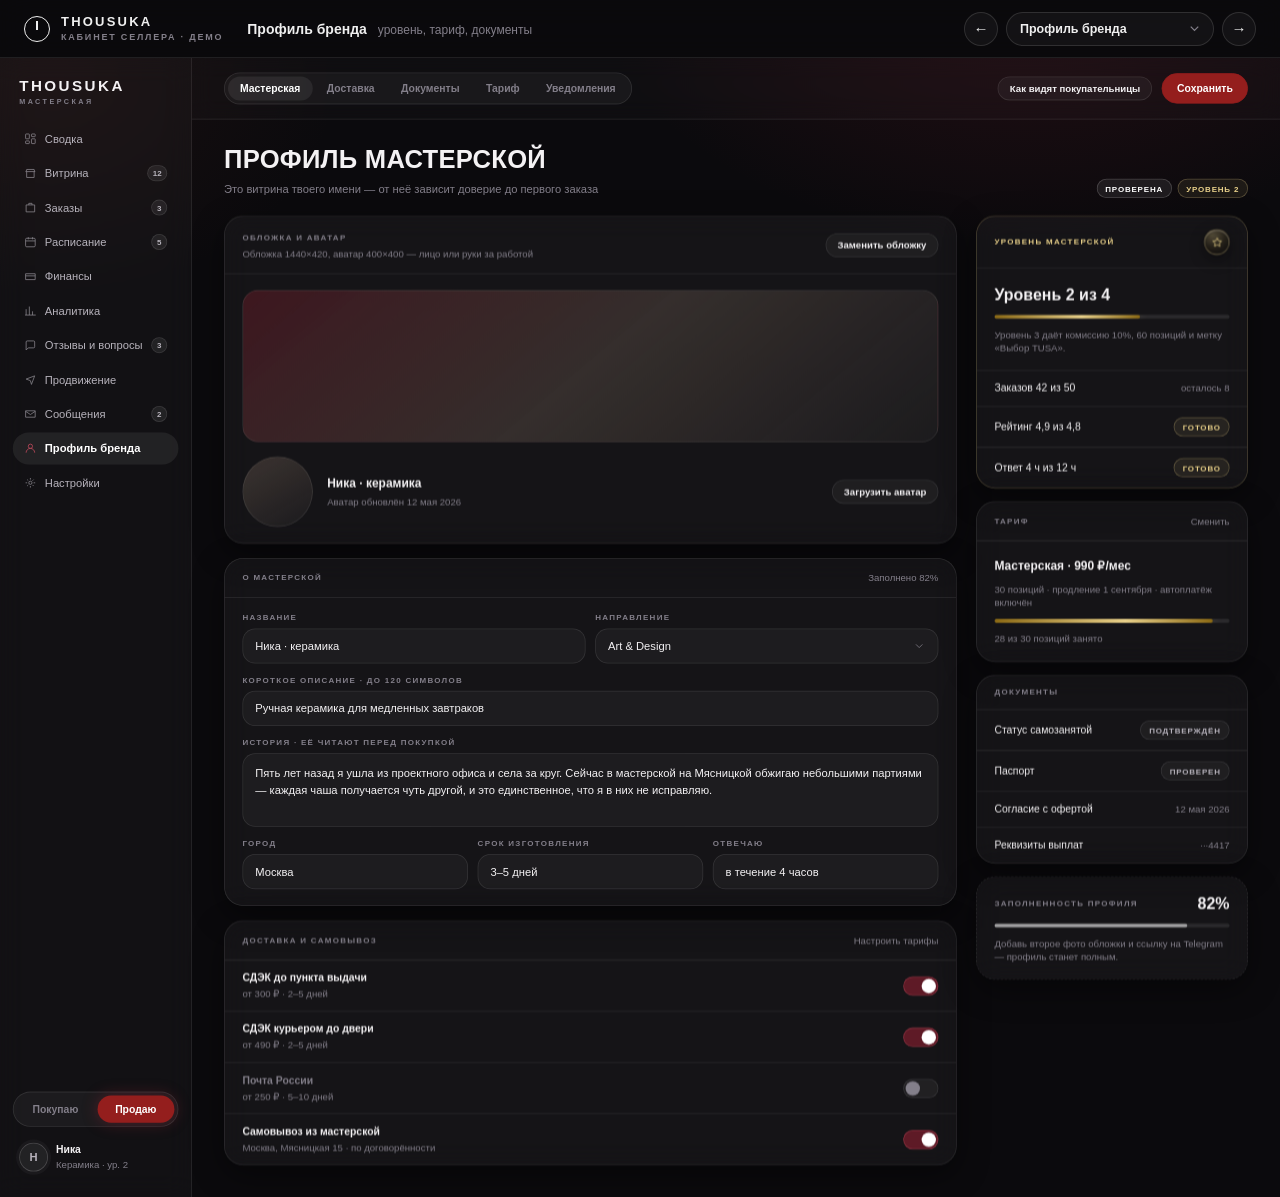
<file: profil.html>
<!DOCTYPE html>
<html lang="ru">
<head>
<meta charset="utf-8">
<title>Профиль бренда · Кабинет селлера · Made by THOUSUKA</title>
<style>
:root{--bg:#0B0A0D;--glass:rgba(255,255,255,0.045);--glass-2:rgba(255,255,255,0.07);--glass-border:rgba(255,255,255,0.10);--glass-border-strong:rgba(255,255,255,0.18);--text-1:#F4F2F4;--text-2:#B7B3BC;--text-3:#837F8A;--crimson:#9D2235;--crimson-soft:#C04B5C;--crimson-tint:rgba(157,34,53,0.16);--cta:#941E1D;--cta-hover:#B0292A;--beige:#C9A88F;--gold:#E8D08A;--green:#3FB984;--font-ui:'Lato','Helvetica Neue',sans-serif;--r-card:24px;--r-btn:9999px;--shadow-card:0 12px 40px rgba(0,0,0,0.45);--ease:cubic-bezier(0.25,0.46,0.45,0.94);--t:200ms}
*{box-sizing:border-box}
body{margin:0;background:#08070a;font-family:var(--font-ui);color:var(--text-1);-webkit-font-smoothing:antialiased}
a{color:inherit;text-decoration:none}a:hover{color:var(--crimson-soft)}
button{font-family:inherit;cursor:pointer}
:focus-visible{outline:2px solid var(--crimson-soft);outline-offset:2px;border-radius:6px}
.desk{padding:56px 48px 80px;display:flex;flex-direction:column;gap:44px;align-items:flex-start;min-width:max-content}
.deskhead{width:1600px;display:flex;align-items:flex-end;justify-content:space-between;gap:32px;border-bottom:1px solid var(--glass-border);padding-bottom:22px}
.deskhead h1{margin:0;font-size:26px;line-height:32px;font-weight:700;letter-spacing:.02em;text-transform:uppercase}
.deskhead p{margin:8px 0 0;font-size:14px;line-height:20px;color:var(--text-3);max-width:680px}
.legend{display:flex;gap:20px;flex:none}
.legend div{display:flex;align-items:center;gap:8px;font-size:12px;color:var(--text-3)}
.legend i{width:8px;height:8px;border-radius:50%;display:block}
.wrap{display:flex;flex-direction:column;gap:12px}
.lbl{display:flex;align-items:baseline;gap:10px}
.lbl b{font-size:11px;font-weight:700;letter-spacing:.16em;text-transform:uppercase;color:var(--text-2)}
.lbl span{font-size:11px;color:#4a464f;letter-spacing:.04em}
.lbl a{color:var(--crimson-soft);border-bottom:1px solid rgba(192,75,92,.35)}
.lbl a:hover{color:#DFA3AC;border-color:#DFA3AC}
.frame{position:relative;width:1600px;background:var(--bg);border:1px solid rgba(255,255,255,.08);border-radius:10px;overflow:hidden}
.frame::before{content:"";position:absolute;inset:0;z-index:0;pointer-events:none;background:radial-gradient(880px 560px at 80% -8%,rgba(157,34,53,0.18),transparent 62%),radial-gradient(640px 480px at 4% 2%,rgba(124,52,40,0.11),transparent 56%)}
.app{position:relative;z-index:1;display:grid;grid-template-columns:240px 1fr;align-items:stretch}
/* sidebar */
.side{width:240px;background:rgba(255,255,255,.03);border-right:1px solid var(--glass-border);backdrop-filter:blur(16px);padding:24px 16px;display:flex;flex-direction:column;gap:22px}
.wordmark{padding:0 8px}
.wordmark b{display:block;font-weight:700;font-size:19px;letter-spacing:.16em}
.wordmark span{display:block;margin-top:3px;font-size:9px;font-weight:700;letter-spacing:.34em;text-transform:uppercase;color:var(--text-3)}
.nav{display:flex;flex-direction:column;gap:3px}
.nav a{display:flex;align-items:center;gap:10px;height:40px;padding:0 14px;border-radius:var(--r-btn);font-size:14px;font-weight:500;color:var(--text-2);transition:color var(--t) var(--ease),background var(--t) var(--ease)}
.nav a:hover{background:var(--glass);color:var(--text-1)}
.nav a.on{background:var(--glass-2);color:#fff;font-weight:700}
.nav a svg{width:16px;height:16px;flex:none;opacity:.7;fill:none;stroke:currentColor;stroke-width:1.5}
.nav a.on svg{opacity:1;color:var(--crimson-soft)}
.nav .badge{margin-left:auto;min-width:20px;height:20px;padding:0 6px;display:grid;place-items:center;border-radius:var(--r-btn);background:var(--glass-2);border:1px solid var(--glass-border);font-size:10px;font-weight:700;color:var(--text-2);font-variant-numeric:tabular-nums}
.sidefoot{margin-top:auto;display:flex;flex-direction:column;gap:12px}
.mode{display:grid;grid-template-columns:1fr 1fr;gap:4px;background:var(--glass);border:1px solid var(--glass-border);border-radius:var(--r-btn);padding:4px}
.mode button{border:0;border-radius:var(--r-btn);background:transparent;color:var(--text-3);font-size:13px;font-weight:700;height:34px;transition:color var(--t),background var(--t)}
.mode button.on{background:var(--cta);color:#fff;box-shadow:0 0 20px rgba(157,34,53,.38)}
.me{display:flex;align-items:center;gap:10px;padding:8px;border-radius:18px;transition:background var(--t) var(--ease)}
.me:hover{background:var(--glass)}
/* topbar + content */
.top{display:flex;align-items:center;gap:16px;padding:18px 40px;border-bottom:1px solid var(--glass-border);background:rgba(255,255,255,.02);backdrop-filter:blur(14px)}
.top .sp{margin-left:auto;display:flex;align-items:center;gap:12px}
.main{width:100%;margin:0 auto;padding:30px 40px 40px;display:flex;flex-direction:column;gap:22px}
.split{display:grid;grid-template-columns:minmax(0,1fr) 340px;gap:24px;align-items:start}
.split--wide{grid-template-columns:minmax(0,1fr) 380px}
.col{display:flex;flex-direction:column;gap:18px;min-width:0}
.rail{display:flex;flex-direction:column;gap:16px}
.phead{display:flex;align-items:flex-end;justify-content:space-between;gap:24px}
/* type */
.display{margin:0;font-size:32px;line-height:38px;font-weight:700;letter-spacing:.01em;text-transform:uppercase}
.h2{margin:0;font-size:20px;line-height:26px;font-weight:700}
.h3{margin:0;font-size:15px;line-height:21px;font-weight:700}
.body{font-size:14px;line-height:21px;color:var(--text-2)}
.sm{font-size:13px;line-height:18px}
.xs{font-size:12px;line-height:16px}
.eyebrow{font-size:10px;line-height:1;font-weight:700;letter-spacing:.16em;text-transform:uppercase;color:var(--text-3)}
.stat{font-weight:700;font-size:34px;line-height:40px;letter-spacing:-.02em;font-variant-numeric:tabular-nums}
.num{font-weight:700;font-variant-numeric:tabular-nums}
.t2{color:var(--text-2)}.t3{color:var(--text-3)}.gold{color:var(--gold)}.up{color:var(--green)}.crim{color:var(--crimson-soft)}
/* surfaces */
.card{background:var(--glass);border:1px solid var(--glass-border);border-radius:var(--r-card);backdrop-filter:blur(16px);box-shadow:var(--shadow-card)}
.pad{padding:20px 22px}
.card__h{display:flex;align-items:center;justify-content:space-between;gap:16px;padding:16px 22px;border-bottom:1px solid var(--glass-border)}
.stackv{display:flex;flex-direction:column;gap:12px}
.rows{display:flex;flex-direction:column}
.row{display:flex;align-items:center;justify-content:space-between;gap:14px;padding:13px 22px;border-bottom:1px solid var(--glass-border)}
.row:last-child{border-bottom:0}
.urgent{box-shadow:inset 2px 0 0 var(--crimson-soft),var(--shadow-card);background:rgba(157,34,53,.08);border-color:rgba(192,75,92,.24)}
.orb{position:relative;display:grid;place-items:center;border-radius:50%;background:radial-gradient(120% 120% at 30% 22%,rgba(255,255,255,0.16),rgba(255,255,255,0.03) 42%,rgba(255,255,255,0.012) 70%),rgba(255,255,255,0.03);border:1px solid rgba(255,255,255,0.10);box-shadow:inset 0 1px 1px rgba(255,255,255,0.22),inset 0 -8px 18px rgba(0,0,0,0.45),0 6px 18px rgba(0,0,0,0.40);backdrop-filter:blur(14px);color:#fff;flex:none;width:38px;height:38px}
.orb svg{width:18px;height:18px;fill:none;stroke:currentColor;stroke-width:1.5}
.orb--sm{width:32px;height:32px}.orb--sm svg{width:15px;height:15px}
.orb--crimson{background:radial-gradient(120% 120% at 30% 22%,rgba(192,75,92,.40),rgba(157,34,53,.22) 45%,rgba(157,34,53,.10) 70%);border-color:rgba(192,75,92,.34);color:#F0C3C9}
.orb--gold{background:radial-gradient(120% 120% at 30% 22%,rgba(232,208,138,.34),rgba(201,168,76,.14) 45%,rgba(201,168,76,.06) 70%);border-color:rgba(232,208,138,.30);color:var(--gold)}
.av{width:36px;height:36px;border-radius:50%;flex:none;background:var(--glass-2);border:1px solid var(--glass-border-strong);box-shadow:0 0 0 4px rgba(255,255,255,.03);display:grid;place-items:center;font-weight:700;font-size:14px;color:var(--text-2)}
.av--sm{width:26px;height:26px;font-size:11px;box-shadow:none}
.thumb{width:46px;height:46px;border-radius:14px;flex:none;background:linear-gradient(150deg,rgba(201,168,143,.20),rgba(255,255,255,.03));border:1px solid var(--glass-border);display:grid;place-items:center;font-weight:700;font-size:15px;color:rgba(201,168,143,.78)}
.prod{display:flex;align-items:center;gap:14px;min-width:0}
/* controls */
.btn{display:inline-flex;align-items:center;justify-content:center;gap:8px;height:38px;padding:0 18px;border-radius:var(--r-btn);border:1px solid var(--glass-border);background:var(--glass);color:var(--text-1);font-size:13px;font-weight:700;white-space:nowrap;transition:background var(--t) var(--ease),border-color var(--t) var(--ease),box-shadow var(--t) var(--ease)}
.btn:hover{background:var(--glass-2);border-color:var(--glass-border-strong)}
.btn--cta{background:var(--cta);border-color:var(--cta);color:#fff}
.btn--cta:hover{background:var(--cta-hover);border-color:var(--cta-hover);box-shadow:0 0 26px rgba(157,34,53,.48)}
.btn--gold{border-color:rgba(232,208,138,.38);color:var(--gold);background:rgba(232,208,138,.07)}
.btn--gold:hover{background:rgba(232,208,138,.13);border-color:rgba(232,208,138,.6);box-shadow:0 0 22px rgba(232,208,138,.22)}
.btn--danger{border-color:rgba(192,75,92,.4);color:#DFA3AC;background:rgba(157,34,53,.10)}
.btn--sm{height:30px;padding:0 14px;font-size:12px}
.btn--w{width:100%}
.seg{display:flex;gap:3px;background:var(--glass);border:1px solid var(--glass-border);border-radius:var(--r-btn);padding:4px}
.seg button{border:0;background:transparent;border-radius:var(--r-btn);height:30px;padding:0 15px;font-size:13px;font-weight:700;color:var(--text-3);transition:color var(--t),background var(--t)}
.seg button:hover{color:var(--text-2)}
.seg button.on{background:var(--glass-2);color:#fff}
.chips{display:flex;gap:7px;flex-wrap:wrap;align-items:center}
.chip{display:inline-flex;align-items:center;height:28px;padding:0 13px;border-radius:var(--r-btn);font-size:12px;font-weight:700;letter-spacing:.03em;background:var(--glass);border:1px solid var(--glass-border);color:var(--text-2);white-space:nowrap;transition:border-color var(--t),color var(--t),background var(--t)}
.chip:hover{border-color:var(--glass-border-strong);color:var(--text-1)}
.chip.on{background:var(--glass-2);border-color:var(--glass-border-strong);color:#fff}
.chip--crimson{background:var(--crimson-tint);border-color:rgba(192,75,92,.30);color:#DFA3AC}
.chip--gold{background:rgba(232,208,138,.08);border-color:rgba(232,208,138,.28);color:var(--gold)}
.chip--sm{height:24px;padding:0 10px;font-size:10px;letter-spacing:.1em;text-transform:uppercase}
.field{display:flex;flex-direction:column;gap:8px}
.input{height:44px;border-radius:16px;background:rgba(255,255,255,.035);border:1px solid var(--glass-border);display:flex;align-items:center;gap:10px;padding:0 15px;font-size:14px;color:var(--text-1);transition:border-color var(--t)}
.input:hover{border-color:var(--glass-border-strong)}
.input--ph{color:var(--text-3)}
.input--area{height:auto;min-height:92px;padding:14px 15px;align-items:flex-start;line-height:21px}
.input svg{width:16px;height:16px;fill:none;stroke:currentColor;stroke-width:1.5;color:var(--text-3);flex:none}
.icn{width:18px;height:18px;fill:none;stroke:currentColor;stroke-width:1.5;color:var(--text-2);flex:none}
.bar{height:5px;border-radius:var(--r-btn);background:rgba(255,255,255,.09);overflow:hidden}
.bar i{display:block;height:100%;border-radius:var(--r-btn);background:rgba(255,255,255,.55)}
.bar--gold i{background:linear-gradient(90deg,#8B6914,#E8D08A 60%,#8B6914);box-shadow:0 0 14px rgba(232,208,138,.3)}
.toggle{width:44px;height:24px;border-radius:var(--r-btn);border:1px solid var(--glass-border);background:rgba(255,255,255,.05);position:relative;flex:none;transition:background var(--t),border-color var(--t)}
.toggle i{position:absolute;top:2px;left:2px;width:18px;height:18px;border-radius:50%;background:var(--text-3);transition:transform var(--t) var(--ease),background var(--t)}
.toggle.on{background:rgba(157,34,53,.55);border-color:rgba(192,75,92,.5)}
.toggle.on i{transform:translateX(20px);background:#fff}
/* tables */
.tbl{width:100%;border-collapse:collapse}
.tbl th{text-align:left;padding:0 22px;height:38px;background:rgba(255,255,255,.03);font-size:10px;font-weight:700;letter-spacing:.16em;text-transform:uppercase;color:var(--text-3);border-bottom:1px solid var(--glass-border);white-space:nowrap}
.tbl td{padding:0 22px;height:64px;border-bottom:1px solid var(--glass-border);font-size:14px;vertical-align:middle}
.tbl tr:last-child td{border-bottom:0}
.tbl tbody tr{transition:background var(--t) var(--ease)}
.tbl tbody tr:hover{background:rgba(255,255,255,.03)}
.tbl .r{text-align:right;font-variant-numeric:tabular-nums;font-weight:700}
.tbl tr.hot td{background:rgba(157,34,53,.07)}
.tbl tr.hot td:first-child{box-shadow:inset 2px 0 0 var(--crimson-soft)}
/* pieces */
.tiles{display:grid;grid-template-columns:repeat(4,1fr);gap:12px}
.tile{background:var(--glass);border:1px solid var(--glass-border);border-radius:20px;backdrop-filter:blur(16px);box-shadow:var(--shadow-card);padding:18px;display:flex;flex-direction:column;gap:10px;min-height:132px;transition:border-color var(--t) var(--ease),transform var(--t) var(--ease)}
.tile:hover{transform:translateY(-4px);border-color:var(--glass-border-strong)}
.tile .stat{margin-top:auto}
.tile--gold{border-color:rgba(232,208,138,.22)}
.tile--gold .stat{color:var(--gold)}
.tile--gold:hover{border-color:rgba(232,208,138,.45);box-shadow:var(--shadow-card),0 0 24px rgba(201,168,76,.16)}
.money{border-color:rgba(232,208,138,.24);background:linear-gradient(150deg,rgba(232,208,138,.10),rgba(255,255,255,.03) 60%);position:relative;overflow:hidden}
.money::after{content:"";position:absolute;right:-70px;top:-90px;width:260px;height:260px;border-radius:50%;background:radial-gradient(circle,rgba(232,208,138,.15),transparent 68%);pointer-events:none}
.chart{height:190px;display:flex;align-items:flex-end;gap:6px}
.chart i{flex:1;display:block;border-radius:3px 3px 0 0;background:linear-gradient(180deg,rgba(255,255,255,.22),rgba(255,255,255,.05))}
.chart i.hi{background:linear-gradient(180deg,rgba(192,75,92,.85),rgba(157,34,53,.18));box-shadow:0 0 18px rgba(157,34,53,.35)}
.xaxis{display:flex;justify-content:space-between;margin-top:12px}
.funnel{display:flex;flex-direction:column;gap:14px}
.funnel>div>div{display:flex;align-items:baseline;justify-content:space-between;margin-bottom:7px}
.fbar{height:30px;border-radius:6px;background:linear-gradient(90deg,rgba(255,255,255,.20),rgba(255,255,255,.06))}
.fbar--hi{background:linear-gradient(90deg,rgba(192,75,92,.9),rgba(157,34,53,.35));box-shadow:0 0 22px rgba(157,34,53,.32)}
.steps{display:grid;grid-template-columns:repeat(5,1fr);border:1px solid var(--glass-border);border-radius:20px;overflow:hidden;background:var(--glass)}
.steps>div{padding:14px 18px;border-right:1px solid var(--glass-border)}
.steps>div:last-child{border-right:0}
.steps>div.done{background:rgba(255,255,255,.04)}
.steps>div.now{background:rgba(157,34,53,.16);box-shadow:inset 0 -2px 0 var(--crimson-soft)}
.steps .sm{margin-top:5px;font-weight:700}
.tl{display:flex;flex-direction:column}
.tl div{display:flex;gap:12px;align-items:flex-start;padding-bottom:16px;position:relative}
.tl div:last-child{padding-bottom:0}
.tl div::before{content:"";position:absolute;left:6.5px;top:16px;bottom:0;width:1px;background:var(--glass-border)}
.tl div:last-child::before{display:none}
.tl b{width:14px;height:14px;border-radius:50%;flex:none;margin-top:2px;border:1px solid var(--glass-border-strong);background:rgba(255,255,255,.06);position:relative;z-index:1}
.tl div.done b{background:rgba(255,255,255,.55);border-color:transparent}
.tl div.now b{background:var(--crimson);border-color:var(--crimson-soft);box-shadow:0 0 0 4px rgba(157,34,53,.22)}
.tl p{margin:0;font-size:13px;line-height:18px;font-weight:700}
.tl p span{display:block;font-size:12px;line-height:16px;font-weight:400;color:var(--text-3);margin-top:2px}
.photo{aspect-ratio:1;border-radius:18px;border:1px solid var(--glass-border);background:linear-gradient(150deg,rgba(201,168,143,.22),rgba(255,255,255,.03));position:relative;overflow:hidden}
.photo--add{border-style:dashed;border-color:var(--glass-border-strong);background:rgba(255,255,255,.02);display:grid;place-items:center;color:var(--text-3);font-size:12px;font-weight:700;text-align:center;gap:6px}
.cover{height:190px;border-radius:20px;border:1px solid var(--glass-border);background:linear-gradient(140deg,rgba(157,34,53,.30),rgba(201,168,143,.18) 50%,rgba(255,255,255,.03));position:relative;overflow:hidden}
.grid2{display:grid;grid-template-columns:1fr 1fr;gap:12px}
.grid3{display:grid;grid-template-columns:repeat(3,1fr);gap:12px}
.grid4{display:grid;grid-template-columns:repeat(4,1fr);gap:12px}
/* week grid */
.cal{border:1px solid var(--glass-border);border-radius:var(--r-card);overflow:hidden;background:var(--glass);backdrop-filter:blur(16px);box-shadow:var(--shadow-card)}
.calhead{display:grid;grid-template-columns:64px repeat(7,1fr);border-bottom:1px solid var(--glass-border);background:rgba(255,255,255,.03)}
.calhead>div{padding:12px 10px;text-align:center;border-left:1px solid var(--glass-border)}
.calhead>div:first-child{border-left:0}
.calhead b{display:block;font-size:16px;font-weight:700;margin-top:3px;font-variant-numeric:tabular-nums}
.calhead .today b{color:var(--crimson-soft)}
.calbody{display:grid;grid-template-columns:64px repeat(7,1fr);height:460px}
.calbody>div{border-left:1px solid var(--glass-border);padding:8px;position:relative}
.calbody>div:first-child{border-left:0;display:flex;flex-direction:column;justify-content:space-between;padding:6px 8px 26px;align-items:flex-end}
.calbody .off{background:repeating-linear-gradient(135deg,rgba(255,255,255,.03) 0 6px,transparent 6px 12px)}
.slot{border-radius:14px;border:1px solid var(--glass-border);background:rgba(255,255,255,.05);padding:9px 10px;margin-bottom:8px}
.slot b{display:block;font-size:12px;font-weight:700}
.slot span{display:block;font-size:11px;color:var(--text-3);margin-top:3px}
.slot--free{border-style:dashed;background:transparent}
.slot--hot{border-color:rgba(192,75,92,.45);background:rgba(157,34,53,.16)}
.slot--gold{border-color:rgba(232,208,138,.32);background:rgba(232,208,138,.08)}
.pick{display:grid;grid-template-columns:repeat(4,1fr);gap:12px}
.pick>div{border:1px solid var(--glass-border);border-radius:20px;background:rgba(255,255,255,.03);padding:18px;display:flex;flex-direction:column;gap:11px;transition:border-color var(--t) var(--ease),background var(--t) var(--ease)}
.pick>div:hover{border-color:var(--glass-border-strong)}
.pick>div.on{border-color:rgba(192,75,92,.48);background:rgba(157,34,53,.13)}
.pick .pt{display:flex;align-items:center;justify-content:space-between;gap:10px}
.rad{width:18px;height:18px;border-radius:50%;flex:none;border:1px solid var(--glass-border-strong);background:rgba(255,255,255,.04);display:grid;place-items:center}
.rad.on{border-color:var(--crimson-soft);background:var(--crimson);box-shadow:0 0 0 4px rgba(157,34,53,.22)}
.rad.on::after{content:"";width:6px;height:6px;border-radius:50%;background:#fff}
.lab{font-size:11px;font-weight:700;letter-spacing:.1em;text-transform:uppercase;color:var(--text-3)}
.cnt{font-size:11px;color:var(--text-3);font-variant-numeric:tabular-nums}
.step{display:flex;align-items:center;gap:4px;border:1px solid var(--glass-border);border-radius:var(--r-btn);background:rgba(255,255,255,.035);padding:4px}
.step button{width:32px;height:32px;border:0;border-radius:50%;background:var(--glass);color:var(--text-2);font-size:16px;font-weight:700}
.step button:hover{background:var(--glass-2);color:#fff}
.step b{min-width:38px;text-align:center;font-variant-numeric:tabular-nums;font-size:15px}
</style>
<link rel="stylesheet" href="demo.css">
</head>
<body class="dm">
<div class="dm-bar">
  <a class="dm-home" href="index.html"><span class="dm-mark"><i></i></span><span><b>THOUSUKA</b><span>Кабинет селлера · демо</span></span></a>
  <div class="dm-now"><b>Профиль бренда</b><span>уровень, тариф, документы</span></div>
  <div class="dm-nav">
    <a class="dm-btn" href="soobscheniya.html" title="Предыдущий экран">←</a>
    <select class="dm-sel" onchange="location.href=this.value"><option value="svodka.html">Сводка</option><option value="vitrina.html">Витрина</option><option value="novaya-poziciya.html">Новая позиция · доставка</option><option value="zakazy.html">Заказы</option><option value="zakaz-1043.html">Заказ №1043</option><option value="raspisanie.html">Расписание</option><option value="finansy.html">Финансы</option><option value="analitika.html">Аналитика</option><option value="otzyvy.html">Отзывы и вопросы</option><option value="prodvizhenie.html">Продвижение</option><option value="soobscheniya.html">Сообщения</option><option value="profil.html" selected>Профиль бренда</option><option value="nastroyki.html">Настройки</option></select>
    <a class="dm-btn" href="nastroyki.html" title="Следующий экран">→</a>
  </div>
</div>
<div class="dm-stage"><div class="frame" style="width:1600px"><div class="app" data-nav="profil"><aside class="side">
    <div class="wordmark"><b>THOUSUKA</b><span>Мастерская</span></div>
    <nav class="nav"><a href="svodka.html"><svg viewBox="0 0 24 24"><rect x="3" y="3" width="7" height="9" rx="1"></rect><rect x="14" y="3" width="7" height="5" rx="1"></rect><rect x="14" y="12" width="7" height="9" rx="1"></rect><rect x="3" y="16" width="7" height="5" rx="1"></rect></svg>Сводка</a><a href="vitrina.html"><svg viewBox="0 0 24 24"><path d="M3 9h18M4 9l1-4h14l1 4M5 9v11h14V9"></path></svg>Витрина<span class="badge">12</span></a><a href="zakazy.html"><svg viewBox="0 0 24 24"><path d="M4 7h16v13H4zM9 7V4h6v3"></path></svg>Заказы<span class="badge">3</span></a><a href="raspisanie.html"><svg viewBox="0 0 24 24"><rect x="3" y="5" width="18" height="16" rx="2"></rect><path d="M3 10h18M8 3v4M16 3v4"></path></svg>Расписание<span class="badge">5</span></a><a href="finansy.html"><svg viewBox="0 0 24 24"><path d="M3 7h18v11H3zM3 11h18"></path></svg>Финансы</a><a href="analitika.html"><svg viewBox="0 0 24 24"><path d="M4 20V9M10 20V4M16 20v-7M22 20H2"></path></svg>Аналитика</a><a href="otzyvy.html"><svg viewBox="0 0 24 24"><path d="M20 15a2 2 0 0 1-2 2H8l-4 4V6a2 2 0 0 1 2-2h12a2 2 0 0 1 2 2z"></path></svg>Отзывы и вопросы<span class="badge">3</span></a><a href="prodvizhenie.html"><svg viewBox="0 0 24 24"><path d="M4 11l16-6-6 16-2-7z"></path></svg>Продвижение</a><a href="soobscheniya.html"><svg viewBox="0 0 24 24"><path d="M3 6h18v12H3z"></path><path d="M3 7l9 6 9-6"></path></svg>Сообщения<span class="badge">2</span></a><a href="profil.html" class="on"><svg viewBox="0 0 24 24"><path d="M4 20a8 8 0 0 1 16 0"></path><circle cx="12" cy="8" r="4"></circle></svg>Профиль бренда</a><a href="nastroyki.html"><svg viewBox="0 0 24 24"><circle cx="12" cy="12" r="3"></circle><path d="M12 3v3M12 18v3M3 12h3M18 12h3M6 6l2 2M16 16l2 2M18 6l-2 2M8 16l-2 2"></path></svg>Настройки</a></nav>
    <div class="sidefoot">
      <div class="mode"><button type="button">Покупаю</button><button type="button" class="on">Продаю</button></div>
      <a href="#" class="me"><span class="av">Н</span><span><span class="sm" style="font-weight:700;display:block">Ника</span><span class="xs t3">Керамика · ур. 2</span></span></a>
    </div>
  </aside>
  <div>
    <div class="top">
      <div class="seg"><button class="on">Мастерская</button><button>Доставка</button><button>Документы</button><button>Тариф</button><button>Уведомления</button></div>
      <div class="sp"><a href="#" class="btn btn--sm">Как видят покупательницы</a><button class="btn btn--cta">Сохранить</button></div>
    </div>
    <div class="main">
      <div class="phead">
        <div><h2 class="display">Профиль мастерской</h2><p class="body t3" style="margin:9px 0 0">Это витрина твоего имени — от неё зависит доверие до первого заказа</p></div>
        <div class="chips"><span class="chip chip--sm on">Проверена</span><span class="chip chip--sm chip--gold">Уровень 2</span></div>
      </div>

      <div class="split">
        <div class="col">
          <div class="card">
            <div class="card__h"><div><span class="eyebrow">Обложка и аватар</span><div class="xs t3" style="margin-top:5px">Обложка 1440×420, аватар 400×400 — лицо или руки за работой</div></div><a href="#" class="btn btn--sm">Заменить обложку</a></div>
            <div class="pad">
              <div class="cover"></div>
              <div style="display:flex;gap:18px;align-items:center;margin-top:18px">
                <div class="photo" style="width:88px;height:88px;border-radius:50%;flex:none;aspect-ratio:auto"></div>
                <div style="flex:1"><div class="h3">Ника · керамика</div><div class="xs t3" style="margin-top:5px">Аватар обновлён 12 мая 2026</div></div>
                <a href="#" class="btn btn--sm">Загрузить аватар</a>
              </div>
            </div>
          </div>

          <div class="card">
            <div class="card__h"><span class="eyebrow">О мастерской</span><span class="xs t3">Заполнено 82%</span></div>
            <div class="pad stackv" style="gap:16px">
              <div class="grid2">
                <div class="field"><span class="eyebrow">Название</span><div class="input">Ника · керамика</div></div>
                <div class="field"><span class="eyebrow">Направление</span><div class="input" style="justify-content:space-between">Art &amp; Design<svg class="icn" viewBox="0 0 24 24"><path d="M6 9l6 6 6-6"></path></svg></div></div>
              </div>
              <div class="field"><span class="eyebrow">Короткое описание · до 120 символов</span><div class="input">Ручная керамика для медленных завтраков</div></div>
              <div class="field"><span class="eyebrow">История · её читают перед покупкой</span><div class="input input--area">Пять лет назад я ушла из проектного офиса и села за круг. Сейчас в мастерской на Мясницкой обжигаю небольшими партиями — каждая чаша получается чуть другой, и это единственное, что я в них не исправляю.</div></div>
              <div class="grid3">
                <div class="field"><span class="eyebrow">Город</span><div class="input">Москва</div></div>
                <div class="field"><span class="eyebrow">Срок изготовления</span><div class="input">3–5 дней</div></div>
                <div class="field"><span class="eyebrow">Отвечаю</span><div class="input">в течение 4 часов</div></div>
              </div>
            </div>
          </div>

          <div class="card">
            <div class="card__h"><span class="eyebrow">Доставка и самовывоз</span><a href="#" class="xs t3">Настроить тарифы</a></div>
            <div class="rows">
              <div class="row"><div><div class="sm" style="font-weight:700">СДЭК до пункта выдачи</div><div class="xs t3" style="margin-top:3px">от 300 ₽ · 2–5 дней</div></div><span class="toggle on"><i></i></span></div>
              <div class="row"><div><div class="sm" style="font-weight:700">СДЭК курьером до двери</div><div class="xs t3" style="margin-top:3px">от 490 ₽ · 2–5 дней</div></div><span class="toggle on"><i></i></span></div>
              <div class="row"><div><div class="sm t3" style="font-weight:700">Почта России</div><div class="xs t3" style="margin-top:3px">от 250 ₽ · 5–10 дней</div></div><span class="toggle"><i></i></span></div>
              <div class="row"><div><div class="sm" style="font-weight:700">Самовывоз из мастерской</div><div class="xs t3" style="margin-top:3px">Москва, Мясницкая 15 · по договорённости</div></div><span class="toggle on"><i></i></span></div>
            </div>
          </div>
        </div>
        <div class="rail">
          <div class="card" style="border-color:rgba(232,208,138,.24)">
            <div class="card__h"><span class="eyebrow" style="color:var(--gold)">Уровень мастерской</span><span class="orb orb--gold orb--sm"><svg viewBox="0 0 24 24"><path d="M12 3l2.6 5.6 6.1.8-4.4 4.3 1.1 6-5.4-3-5.4 3 1.1-6L3.3 9.4l6.1-.8z"></path></svg></span></div>
            <div class="pad stackv">
              <div class="h2">Уровень 2 из 4</div>
              <div class="bar bar--gold"><i style="width:62%"></i></div>
              <span class="xs t3">Уровень 3 даёт комиссию 10%, 60 позиций и метку «Выбор TUSA».</span>
            </div>
            <div class="rows" style="border-top:1px solid var(--glass-border)">
              <div class="row"><span class="sm">Заказов 42 из 50</span><span class="xs t3">осталось 8</span></div>
              <div class="row"><span class="sm">Рейтинг 4,9 из 4,8</span><span class="chip chip--sm chip--gold">готово</span></div>
              <div class="row"><span class="sm">Ответ 4 ч из 12 ч</span><span class="chip chip--sm chip--gold">готово</span></div>
            </div>
          </div>
          <div class="card">
            <div class="card__h"><span class="eyebrow">Тариф</span><a href="#" class="xs t3">Сменить</a></div>
            <div class="pad stackv">
              <div class="h3">Мастерская · 990 ₽/мес</div>
              <span class="xs t3">30 позиций · продление 1 сентября · автоплатёж включён</span>
              <div class="bar bar--gold"><i style="width:93%"></i></div>
              <span class="xs t3">28 из 30 позиций занято</span>
            </div>
          </div>
          <div class="card">
            <div class="card__h"><span class="eyebrow">Документы</span></div>
            <div class="rows">
              <div class="row"><span class="sm">Статус самозанятой</span><span class="chip chip--sm">Подтверждён</span></div>
              <div class="row"><span class="sm">Паспорт</span><span class="chip chip--sm">Проверен</span></div>
              <div class="row"><span class="sm">Согласие с офертой</span><span class="xs t3">12 мая 2026</span></div>
              <div class="row"><span class="sm">Реквизиты выплат</span><span class="xs t3">···4417</span></div>
            </div>
          </div>
          <div class="card pad stackv" style="border-style:dashed">
            <div style="display:flex;align-items:center;justify-content:space-between"><span class="eyebrow">Заполненность профиля</span><span class="num h2">82%</span></div>
            <div class="bar"><i style="width:82%"></i></div>
            <span class="xs t3">Добавь второе фото обложки и ссылку на Telegram — профиль станет полным.</span>
          </div>
        </div>
      </div>
    </div>
  </div>
</div></div></div>
<script src="demo.js"></script>
</body>
</html>
</file>
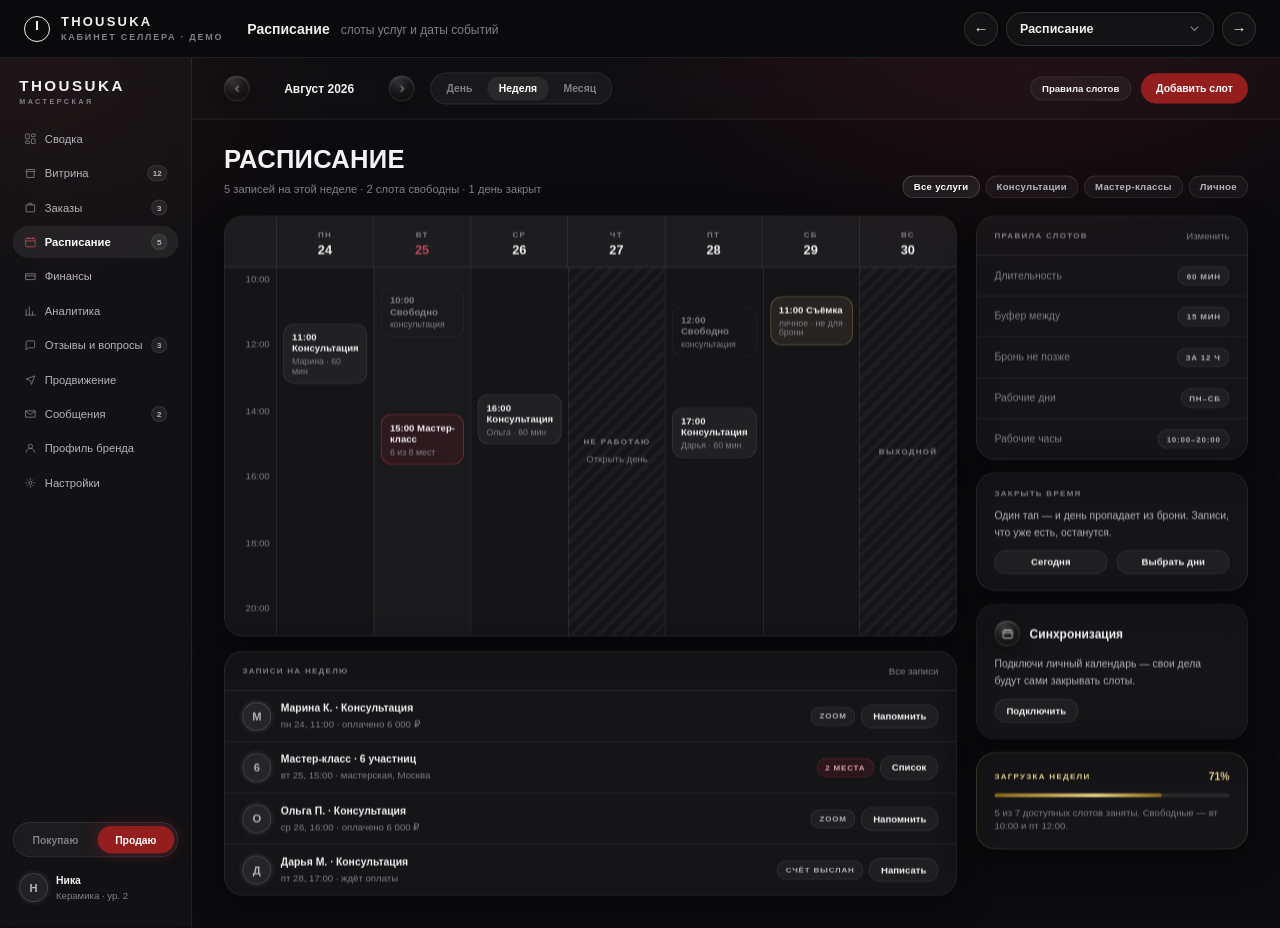
<file: raspisanie.html>
<!DOCTYPE html>
<html lang="ru">
<head>
<meta charset="utf-8">
<title>Расписание · Кабинет селлера · Made by THOUSUKA</title>
<style>
:root{--bg:#0B0A0D;--glass:rgba(255,255,255,0.045);--glass-2:rgba(255,255,255,0.07);--glass-border:rgba(255,255,255,0.10);--glass-border-strong:rgba(255,255,255,0.18);--text-1:#F4F2F4;--text-2:#B7B3BC;--text-3:#837F8A;--crimson:#9D2235;--crimson-soft:#C04B5C;--crimson-tint:rgba(157,34,53,0.16);--cta:#941E1D;--cta-hover:#B0292A;--beige:#C9A88F;--gold:#E8D08A;--green:#3FB984;--font-ui:'Lato','Helvetica Neue',sans-serif;--r-card:24px;--r-btn:9999px;--shadow-card:0 12px 40px rgba(0,0,0,0.45);--ease:cubic-bezier(0.25,0.46,0.45,0.94);--t:200ms}
*{box-sizing:border-box}
body{margin:0;background:#08070a;font-family:var(--font-ui);color:var(--text-1);-webkit-font-smoothing:antialiased}
a{color:inherit;text-decoration:none}a:hover{color:var(--crimson-soft)}
button{font-family:inherit;cursor:pointer}
:focus-visible{outline:2px solid var(--crimson-soft);outline-offset:2px;border-radius:6px}
.desk{padding:56px 48px 80px;display:flex;flex-direction:column;gap:44px;align-items:flex-start;min-width:max-content}
.deskhead{width:1600px;display:flex;align-items:flex-end;justify-content:space-between;gap:32px;border-bottom:1px solid var(--glass-border);padding-bottom:22px}
.deskhead h1{margin:0;font-size:26px;line-height:32px;font-weight:700;letter-spacing:.02em;text-transform:uppercase}
.deskhead p{margin:8px 0 0;font-size:14px;line-height:20px;color:var(--text-3);max-width:680px}
.legend{display:flex;gap:20px;flex:none}
.legend div{display:flex;align-items:center;gap:8px;font-size:12px;color:var(--text-3)}
.legend i{width:8px;height:8px;border-radius:50%;display:block}
.wrap{display:flex;flex-direction:column;gap:12px}
.lbl{display:flex;align-items:baseline;gap:10px}
.lbl b{font-size:11px;font-weight:700;letter-spacing:.16em;text-transform:uppercase;color:var(--text-2)}
.lbl span{font-size:11px;color:#4a464f;letter-spacing:.04em}
.lbl a{color:var(--crimson-soft);border-bottom:1px solid rgba(192,75,92,.35)}
.lbl a:hover{color:#DFA3AC;border-color:#DFA3AC}
.frame{position:relative;width:1600px;background:var(--bg);border:1px solid rgba(255,255,255,.08);border-radius:10px;overflow:hidden}
.frame::before{content:"";position:absolute;inset:0;z-index:0;pointer-events:none;background:radial-gradient(880px 560px at 80% -8%,rgba(157,34,53,0.18),transparent 62%),radial-gradient(640px 480px at 4% 2%,rgba(124,52,40,0.11),transparent 56%)}
.app{position:relative;z-index:1;display:grid;grid-template-columns:240px 1fr;align-items:stretch}
/* sidebar */
.side{width:240px;background:rgba(255,255,255,.03);border-right:1px solid var(--glass-border);backdrop-filter:blur(16px);padding:24px 16px;display:flex;flex-direction:column;gap:22px}
.wordmark{padding:0 8px}
.wordmark b{display:block;font-weight:700;font-size:19px;letter-spacing:.16em}
.wordmark span{display:block;margin-top:3px;font-size:9px;font-weight:700;letter-spacing:.34em;text-transform:uppercase;color:var(--text-3)}
.nav{display:flex;flex-direction:column;gap:3px}
.nav a{display:flex;align-items:center;gap:10px;height:40px;padding:0 14px;border-radius:var(--r-btn);font-size:14px;font-weight:500;color:var(--text-2);transition:color var(--t) var(--ease),background var(--t) var(--ease)}
.nav a:hover{background:var(--glass);color:var(--text-1)}
.nav a.on{background:var(--glass-2);color:#fff;font-weight:700}
.nav a svg{width:16px;height:16px;flex:none;opacity:.7;fill:none;stroke:currentColor;stroke-width:1.5}
.nav a.on svg{opacity:1;color:var(--crimson-soft)}
.nav .badge{margin-left:auto;min-width:20px;height:20px;padding:0 6px;display:grid;place-items:center;border-radius:var(--r-btn);background:var(--glass-2);border:1px solid var(--glass-border);font-size:10px;font-weight:700;color:var(--text-2);font-variant-numeric:tabular-nums}
.sidefoot{margin-top:auto;display:flex;flex-direction:column;gap:12px}
.mode{display:grid;grid-template-columns:1fr 1fr;gap:4px;background:var(--glass);border:1px solid var(--glass-border);border-radius:var(--r-btn);padding:4px}
.mode button{border:0;border-radius:var(--r-btn);background:transparent;color:var(--text-3);font-size:13px;font-weight:700;height:34px;transition:color var(--t),background var(--t)}
.mode button.on{background:var(--cta);color:#fff;box-shadow:0 0 20px rgba(157,34,53,.38)}
.me{display:flex;align-items:center;gap:10px;padding:8px;border-radius:18px;transition:background var(--t) var(--ease)}
.me:hover{background:var(--glass)}
/* topbar + content */
.top{display:flex;align-items:center;gap:16px;padding:18px 40px;border-bottom:1px solid var(--glass-border);background:rgba(255,255,255,.02);backdrop-filter:blur(14px)}
.top .sp{margin-left:auto;display:flex;align-items:center;gap:12px}
.main{width:100%;margin:0 auto;padding:30px 40px 40px;display:flex;flex-direction:column;gap:22px}
.split{display:grid;grid-template-columns:minmax(0,1fr) 340px;gap:24px;align-items:start}
.split--wide{grid-template-columns:minmax(0,1fr) 380px}
.col{display:flex;flex-direction:column;gap:18px;min-width:0}
.rail{display:flex;flex-direction:column;gap:16px}
.phead{display:flex;align-items:flex-end;justify-content:space-between;gap:24px}
/* type */
.display{margin:0;font-size:32px;line-height:38px;font-weight:700;letter-spacing:.01em;text-transform:uppercase}
.h2{margin:0;font-size:20px;line-height:26px;font-weight:700}
.h3{margin:0;font-size:15px;line-height:21px;font-weight:700}
.body{font-size:14px;line-height:21px;color:var(--text-2)}
.sm{font-size:13px;line-height:18px}
.xs{font-size:12px;line-height:16px}
.eyebrow{font-size:10px;line-height:1;font-weight:700;letter-spacing:.16em;text-transform:uppercase;color:var(--text-3)}
.stat{font-weight:700;font-size:34px;line-height:40px;letter-spacing:-.02em;font-variant-numeric:tabular-nums}
.num{font-weight:700;font-variant-numeric:tabular-nums}
.t2{color:var(--text-2)}.t3{color:var(--text-3)}.gold{color:var(--gold)}.up{color:var(--green)}.crim{color:var(--crimson-soft)}
/* surfaces */
.card{background:var(--glass);border:1px solid var(--glass-border);border-radius:var(--r-card);backdrop-filter:blur(16px);box-shadow:var(--shadow-card)}
.pad{padding:20px 22px}
.card__h{display:flex;align-items:center;justify-content:space-between;gap:16px;padding:16px 22px;border-bottom:1px solid var(--glass-border)}
.stackv{display:flex;flex-direction:column;gap:12px}
.rows{display:flex;flex-direction:column}
.row{display:flex;align-items:center;justify-content:space-between;gap:14px;padding:13px 22px;border-bottom:1px solid var(--glass-border)}
.row:last-child{border-bottom:0}
.urgent{box-shadow:inset 2px 0 0 var(--crimson-soft),var(--shadow-card);background:rgba(157,34,53,.08);border-color:rgba(192,75,92,.24)}
.orb{position:relative;display:grid;place-items:center;border-radius:50%;background:radial-gradient(120% 120% at 30% 22%,rgba(255,255,255,0.16),rgba(255,255,255,0.03) 42%,rgba(255,255,255,0.012) 70%),rgba(255,255,255,0.03);border:1px solid rgba(255,255,255,0.10);box-shadow:inset 0 1px 1px rgba(255,255,255,0.22),inset 0 -8px 18px rgba(0,0,0,0.45),0 6px 18px rgba(0,0,0,0.40);backdrop-filter:blur(14px);color:#fff;flex:none;width:38px;height:38px}
.orb svg{width:18px;height:18px;fill:none;stroke:currentColor;stroke-width:1.5}
.orb--sm{width:32px;height:32px}.orb--sm svg{width:15px;height:15px}
.orb--crimson{background:radial-gradient(120% 120% at 30% 22%,rgba(192,75,92,.40),rgba(157,34,53,.22) 45%,rgba(157,34,53,.10) 70%);border-color:rgba(192,75,92,.34);color:#F0C3C9}
.orb--gold{background:radial-gradient(120% 120% at 30% 22%,rgba(232,208,138,.34),rgba(201,168,76,.14) 45%,rgba(201,168,76,.06) 70%);border-color:rgba(232,208,138,.30);color:var(--gold)}
.av{width:36px;height:36px;border-radius:50%;flex:none;background:var(--glass-2);border:1px solid var(--glass-border-strong);box-shadow:0 0 0 4px rgba(255,255,255,.03);display:grid;place-items:center;font-weight:700;font-size:14px;color:var(--text-2)}
.av--sm{width:26px;height:26px;font-size:11px;box-shadow:none}
.thumb{width:46px;height:46px;border-radius:14px;flex:none;background:linear-gradient(150deg,rgba(201,168,143,.20),rgba(255,255,255,.03));border:1px solid var(--glass-border);display:grid;place-items:center;font-weight:700;font-size:15px;color:rgba(201,168,143,.78)}
.prod{display:flex;align-items:center;gap:14px;min-width:0}
/* controls */
.btn{display:inline-flex;align-items:center;justify-content:center;gap:8px;height:38px;padding:0 18px;border-radius:var(--r-btn);border:1px solid var(--glass-border);background:var(--glass);color:var(--text-1);font-size:13px;font-weight:700;white-space:nowrap;transition:background var(--t) var(--ease),border-color var(--t) var(--ease),box-shadow var(--t) var(--ease)}
.btn:hover{background:var(--glass-2);border-color:var(--glass-border-strong)}
.btn--cta{background:var(--cta);border-color:var(--cta);color:#fff}
.btn--cta:hover{background:var(--cta-hover);border-color:var(--cta-hover);box-shadow:0 0 26px rgba(157,34,53,.48)}
.btn--gold{border-color:rgba(232,208,138,.38);color:var(--gold);background:rgba(232,208,138,.07)}
.btn--gold:hover{background:rgba(232,208,138,.13);border-color:rgba(232,208,138,.6);box-shadow:0 0 22px rgba(232,208,138,.22)}
.btn--danger{border-color:rgba(192,75,92,.4);color:#DFA3AC;background:rgba(157,34,53,.10)}
.btn--sm{height:30px;padding:0 14px;font-size:12px}
.btn--w{width:100%}
.seg{display:flex;gap:3px;background:var(--glass);border:1px solid var(--glass-border);border-radius:var(--r-btn);padding:4px}
.seg button{border:0;background:transparent;border-radius:var(--r-btn);height:30px;padding:0 15px;font-size:13px;font-weight:700;color:var(--text-3);transition:color var(--t),background var(--t)}
.seg button:hover{color:var(--text-2)}
.seg button.on{background:var(--glass-2);color:#fff}
.chips{display:flex;gap:7px;flex-wrap:wrap;align-items:center}
.chip{display:inline-flex;align-items:center;height:28px;padding:0 13px;border-radius:var(--r-btn);font-size:12px;font-weight:700;letter-spacing:.03em;background:var(--glass);border:1px solid var(--glass-border);color:var(--text-2);white-space:nowrap;transition:border-color var(--t),color var(--t),background var(--t)}
.chip:hover{border-color:var(--glass-border-strong);color:var(--text-1)}
.chip.on{background:var(--glass-2);border-color:var(--glass-border-strong);color:#fff}
.chip--crimson{background:var(--crimson-tint);border-color:rgba(192,75,92,.30);color:#DFA3AC}
.chip--gold{background:rgba(232,208,138,.08);border-color:rgba(232,208,138,.28);color:var(--gold)}
.chip--sm{height:24px;padding:0 10px;font-size:10px;letter-spacing:.1em;text-transform:uppercase}
.field{display:flex;flex-direction:column;gap:8px}
.input{height:44px;border-radius:16px;background:rgba(255,255,255,.035);border:1px solid var(--glass-border);display:flex;align-items:center;gap:10px;padding:0 15px;font-size:14px;color:var(--text-1);transition:border-color var(--t)}
.input:hover{border-color:var(--glass-border-strong)}
.input--ph{color:var(--text-3)}
.input--area{height:auto;min-height:92px;padding:14px 15px;align-items:flex-start;line-height:21px}
.input svg{width:16px;height:16px;fill:none;stroke:currentColor;stroke-width:1.5;color:var(--text-3);flex:none}
.icn{width:18px;height:18px;fill:none;stroke:currentColor;stroke-width:1.5;color:var(--text-2);flex:none}
.bar{height:5px;border-radius:var(--r-btn);background:rgba(255,255,255,.09);overflow:hidden}
.bar i{display:block;height:100%;border-radius:var(--r-btn);background:rgba(255,255,255,.55)}
.bar--gold i{background:linear-gradient(90deg,#8B6914,#E8D08A 60%,#8B6914);box-shadow:0 0 14px rgba(232,208,138,.3)}
.toggle{width:44px;height:24px;border-radius:var(--r-btn);border:1px solid var(--glass-border);background:rgba(255,255,255,.05);position:relative;flex:none;transition:background var(--t),border-color var(--t)}
.toggle i{position:absolute;top:2px;left:2px;width:18px;height:18px;border-radius:50%;background:var(--text-3);transition:transform var(--t) var(--ease),background var(--t)}
.toggle.on{background:rgba(157,34,53,.55);border-color:rgba(192,75,92,.5)}
.toggle.on i{transform:translateX(20px);background:#fff}
/* tables */
.tbl{width:100%;border-collapse:collapse}
.tbl th{text-align:left;padding:0 22px;height:38px;background:rgba(255,255,255,.03);font-size:10px;font-weight:700;letter-spacing:.16em;text-transform:uppercase;color:var(--text-3);border-bottom:1px solid var(--glass-border);white-space:nowrap}
.tbl td{padding:0 22px;height:64px;border-bottom:1px solid var(--glass-border);font-size:14px;vertical-align:middle}
.tbl tr:last-child td{border-bottom:0}
.tbl tbody tr{transition:background var(--t) var(--ease)}
.tbl tbody tr:hover{background:rgba(255,255,255,.03)}
.tbl .r{text-align:right;font-variant-numeric:tabular-nums;font-weight:700}
.tbl tr.hot td{background:rgba(157,34,53,.07)}
.tbl tr.hot td:first-child{box-shadow:inset 2px 0 0 var(--crimson-soft)}
/* pieces */
.tiles{display:grid;grid-template-columns:repeat(4,1fr);gap:12px}
.tile{background:var(--glass);border:1px solid var(--glass-border);border-radius:20px;backdrop-filter:blur(16px);box-shadow:var(--shadow-card);padding:18px;display:flex;flex-direction:column;gap:10px;min-height:132px;transition:border-color var(--t) var(--ease),transform var(--t) var(--ease)}
.tile:hover{transform:translateY(-4px);border-color:var(--glass-border-strong)}
.tile .stat{margin-top:auto}
.tile--gold{border-color:rgba(232,208,138,.22)}
.tile--gold .stat{color:var(--gold)}
.tile--gold:hover{border-color:rgba(232,208,138,.45);box-shadow:var(--shadow-card),0 0 24px rgba(201,168,76,.16)}
.money{border-color:rgba(232,208,138,.24);background:linear-gradient(150deg,rgba(232,208,138,.10),rgba(255,255,255,.03) 60%);position:relative;overflow:hidden}
.money::after{content:"";position:absolute;right:-70px;top:-90px;width:260px;height:260px;border-radius:50%;background:radial-gradient(circle,rgba(232,208,138,.15),transparent 68%);pointer-events:none}
.chart{height:190px;display:flex;align-items:flex-end;gap:6px}
.chart i{flex:1;display:block;border-radius:3px 3px 0 0;background:linear-gradient(180deg,rgba(255,255,255,.22),rgba(255,255,255,.05))}
.chart i.hi{background:linear-gradient(180deg,rgba(192,75,92,.85),rgba(157,34,53,.18));box-shadow:0 0 18px rgba(157,34,53,.35)}
.xaxis{display:flex;justify-content:space-between;margin-top:12px}
.funnel{display:flex;flex-direction:column;gap:14px}
.funnel>div>div{display:flex;align-items:baseline;justify-content:space-between;margin-bottom:7px}
.fbar{height:30px;border-radius:6px;background:linear-gradient(90deg,rgba(255,255,255,.20),rgba(255,255,255,.06))}
.fbar--hi{background:linear-gradient(90deg,rgba(192,75,92,.9),rgba(157,34,53,.35));box-shadow:0 0 22px rgba(157,34,53,.32)}
.steps{display:grid;grid-template-columns:repeat(5,1fr);border:1px solid var(--glass-border);border-radius:20px;overflow:hidden;background:var(--glass)}
.steps>div{padding:14px 18px;border-right:1px solid var(--glass-border)}
.steps>div:last-child{border-right:0}
.steps>div.done{background:rgba(255,255,255,.04)}
.steps>div.now{background:rgba(157,34,53,.16);box-shadow:inset 0 -2px 0 var(--crimson-soft)}
.steps .sm{margin-top:5px;font-weight:700}
.tl{display:flex;flex-direction:column}
.tl div{display:flex;gap:12px;align-items:flex-start;padding-bottom:16px;position:relative}
.tl div:last-child{padding-bottom:0}
.tl div::before{content:"";position:absolute;left:6.5px;top:16px;bottom:0;width:1px;background:var(--glass-border)}
.tl div:last-child::before{display:none}
.tl b{width:14px;height:14px;border-radius:50%;flex:none;margin-top:2px;border:1px solid var(--glass-border-strong);background:rgba(255,255,255,.06);position:relative;z-index:1}
.tl div.done b{background:rgba(255,255,255,.55);border-color:transparent}
.tl div.now b{background:var(--crimson);border-color:var(--crimson-soft);box-shadow:0 0 0 4px rgba(157,34,53,.22)}
.tl p{margin:0;font-size:13px;line-height:18px;font-weight:700}
.tl p span{display:block;font-size:12px;line-height:16px;font-weight:400;color:var(--text-3);margin-top:2px}
.photo{aspect-ratio:1;border-radius:18px;border:1px solid var(--glass-border);background:linear-gradient(150deg,rgba(201,168,143,.22),rgba(255,255,255,.03));position:relative;overflow:hidden}
.photo--add{border-style:dashed;border-color:var(--glass-border-strong);background:rgba(255,255,255,.02);display:grid;place-items:center;color:var(--text-3);font-size:12px;font-weight:700;text-align:center;gap:6px}
.cover{height:190px;border-radius:20px;border:1px solid var(--glass-border);background:linear-gradient(140deg,rgba(157,34,53,.30),rgba(201,168,143,.18) 50%,rgba(255,255,255,.03));position:relative;overflow:hidden}
.grid2{display:grid;grid-template-columns:1fr 1fr;gap:12px}
.grid3{display:grid;grid-template-columns:repeat(3,1fr);gap:12px}
.grid4{display:grid;grid-template-columns:repeat(4,1fr);gap:12px}
/* week grid */
.cal{border:1px solid var(--glass-border);border-radius:var(--r-card);overflow:hidden;background:var(--glass);backdrop-filter:blur(16px);box-shadow:var(--shadow-card)}
.calhead{display:grid;grid-template-columns:64px repeat(7,1fr);border-bottom:1px solid var(--glass-border);background:rgba(255,255,255,.03)}
.calhead>div{padding:12px 10px;text-align:center;border-left:1px solid var(--glass-border)}
.calhead>div:first-child{border-left:0}
.calhead b{display:block;font-size:16px;font-weight:700;margin-top:3px;font-variant-numeric:tabular-nums}
.calhead .today b{color:var(--crimson-soft)}
.calbody{display:grid;grid-template-columns:64px repeat(7,1fr);height:460px}
.calbody>div{border-left:1px solid var(--glass-border);padding:8px;position:relative}
.calbody>div:first-child{border-left:0;display:flex;flex-direction:column;justify-content:space-between;padding:6px 8px 26px;align-items:flex-end}
.calbody .off{background:repeating-linear-gradient(135deg,rgba(255,255,255,.03) 0 6px,transparent 6px 12px)}
.slot{border-radius:14px;border:1px solid var(--glass-border);background:rgba(255,255,255,.05);padding:9px 10px;margin-bottom:8px}
.slot b{display:block;font-size:12px;font-weight:700}
.slot span{display:block;font-size:11px;color:var(--text-3);margin-top:3px}
.slot--free{border-style:dashed;background:transparent}
.slot--hot{border-color:rgba(192,75,92,.45);background:rgba(157,34,53,.16)}
.slot--gold{border-color:rgba(232,208,138,.32);background:rgba(232,208,138,.08)}
.pick{display:grid;grid-template-columns:repeat(4,1fr);gap:12px}
.pick>div{border:1px solid var(--glass-border);border-radius:20px;background:rgba(255,255,255,.03);padding:18px;display:flex;flex-direction:column;gap:11px;transition:border-color var(--t) var(--ease),background var(--t) var(--ease)}
.pick>div:hover{border-color:var(--glass-border-strong)}
.pick>div.on{border-color:rgba(192,75,92,.48);background:rgba(157,34,53,.13)}
.pick .pt{display:flex;align-items:center;justify-content:space-between;gap:10px}
.rad{width:18px;height:18px;border-radius:50%;flex:none;border:1px solid var(--glass-border-strong);background:rgba(255,255,255,.04);display:grid;place-items:center}
.rad.on{border-color:var(--crimson-soft);background:var(--crimson);box-shadow:0 0 0 4px rgba(157,34,53,.22)}
.rad.on::after{content:"";width:6px;height:6px;border-radius:50%;background:#fff}
.lab{font-size:11px;font-weight:700;letter-spacing:.1em;text-transform:uppercase;color:var(--text-3)}
.cnt{font-size:11px;color:var(--text-3);font-variant-numeric:tabular-nums}
.step{display:flex;align-items:center;gap:4px;border:1px solid var(--glass-border);border-radius:var(--r-btn);background:rgba(255,255,255,.035);padding:4px}
.step button{width:32px;height:32px;border:0;border-radius:50%;background:var(--glass);color:var(--text-2);font-size:16px;font-weight:700}
.step button:hover{background:var(--glass-2);color:#fff}
.step b{min-width:38px;text-align:center;font-variant-numeric:tabular-nums;font-size:15px}
</style>
<link rel="stylesheet" href="demo.css">
</head>
<body class="dm">
<div class="dm-bar">
  <a class="dm-home" href="index.html"><span class="dm-mark"><i></i></span><span><b>THOUSUKA</b><span>Кабинет селлера · демо</span></span></a>
  <div class="dm-now"><b>Расписание</b><span>слоты услуг и даты событий</span></div>
  <div class="dm-nav">
    <a class="dm-btn" href="zakaz-1043.html" title="Предыдущий экран">←</a>
    <select class="dm-sel" onchange="location.href=this.value"><option value="svodka.html">Сводка</option><option value="vitrina.html">Витрина</option><option value="novaya-poziciya.html">Новая позиция · доставка</option><option value="zakazy.html">Заказы</option><option value="zakaz-1043.html">Заказ №1043</option><option value="raspisanie.html" selected>Расписание</option><option value="finansy.html">Финансы</option><option value="analitika.html">Аналитика</option><option value="otzyvy.html">Отзывы и вопросы</option><option value="prodvizhenie.html">Продвижение</option><option value="soobscheniya.html">Сообщения</option><option value="profil.html">Профиль бренда</option><option value="nastroyki.html">Настройки</option></select>
    <a class="dm-btn" href="finansy.html" title="Следующий экран">→</a>
  </div>
</div>
<div class="dm-stage"><div class="frame" style="width:1600px"><div class="app" data-nav="raspisanie"><aside class="side">
    <div class="wordmark"><b>THOUSUKA</b><span>Мастерская</span></div>
    <nav class="nav"><a href="svodka.html"><svg viewBox="0 0 24 24"><rect x="3" y="3" width="7" height="9" rx="1"></rect><rect x="14" y="3" width="7" height="5" rx="1"></rect><rect x="14" y="12" width="7" height="9" rx="1"></rect><rect x="3" y="16" width="7" height="5" rx="1"></rect></svg>Сводка</a><a href="vitrina.html"><svg viewBox="0 0 24 24"><path d="M3 9h18M4 9l1-4h14l1 4M5 9v11h14V9"></path></svg>Витрина<span class="badge">12</span></a><a href="zakazy.html"><svg viewBox="0 0 24 24"><path d="M4 7h16v13H4zM9 7V4h6v3"></path></svg>Заказы<span class="badge">3</span></a><a href="raspisanie.html" class="on"><svg viewBox="0 0 24 24"><rect x="3" y="5" width="18" height="16" rx="2"></rect><path d="M3 10h18M8 3v4M16 3v4"></path></svg>Расписание<span class="badge">5</span></a><a href="finansy.html"><svg viewBox="0 0 24 24"><path d="M3 7h18v11H3zM3 11h18"></path></svg>Финансы</a><a href="analitika.html"><svg viewBox="0 0 24 24"><path d="M4 20V9M10 20V4M16 20v-7M22 20H2"></path></svg>Аналитика</a><a href="otzyvy.html"><svg viewBox="0 0 24 24"><path d="M20 15a2 2 0 0 1-2 2H8l-4 4V6a2 2 0 0 1 2-2h12a2 2 0 0 1 2 2z"></path></svg>Отзывы и вопросы<span class="badge">3</span></a><a href="prodvizhenie.html"><svg viewBox="0 0 24 24"><path d="M4 11l16-6-6 16-2-7z"></path></svg>Продвижение</a><a href="soobscheniya.html"><svg viewBox="0 0 24 24"><path d="M3 6h18v12H3z"></path><path d="M3 7l9 6 9-6"></path></svg>Сообщения<span class="badge">2</span></a><a href="profil.html"><svg viewBox="0 0 24 24"><path d="M4 20a8 8 0 0 1 16 0"></path><circle cx="12" cy="8" r="4"></circle></svg>Профиль бренда</a><a href="nastroyki.html"><svg viewBox="0 0 24 24"><circle cx="12" cy="12" r="3"></circle><path d="M12 3v3M12 18v3M3 12h3M18 12h3M6 6l2 2M16 16l2 2M18 6l-2 2M8 16l-2 2"></path></svg>Настройки</a></nav>
    <div class="sidefoot">
      <div class="mode"><button type="button">Покупаю</button><button type="button" class="on">Продаю</button></div>
      <a href="#" class="me"><span class="av">Н</span><span><span class="sm" style="font-weight:700;display:block">Ника</span><span class="xs t3">Керамика · ур. 2</span></span></a>
    </div>
  </aside>
  <div>
    <div class="top">
      <div style="display:flex;align-items:center;gap:12px">
        <a href="#" class="orb orb--sm"><svg viewBox="0 0 24 24"><path d="M15 18l-6-6 6-6"></path></svg></a>
        <span class="h3" style="min-width:150px;text-align:center">Август 2026</span>
        <a href="#" class="orb orb--sm"><svg viewBox="0 0 24 24"><path d="M9 18l6-6-6-6"></path></svg></a>
        <div class="seg" style="margin-left:8px"><button>День</button><button class="on">Неделя</button><button>Месяц</button></div>
      </div>
      <div class="sp"><a href="#" class="btn btn--sm">Правила слотов</a><button class="btn btn--cta">Добавить слот</button></div>
    </div>
    <div class="main">
      <div class="phead">
        <div><h2 class="display">Расписание</h2><p class="body t3" style="margin:9px 0 0">5 записей на этой неделе · 2 слота свободны · 1 день закрыт</p></div>
        <div class="chips"><span class="chip on">Все услуги</span><span class="chip">Консультации</span><span class="chip">Мастер-классы</span><span class="chip">Личное</span></div>
      </div>

      <div class="split">
        <div class="col">
          <div class="cal">
            <div class="calhead">
              <div></div>
              <div><span class="eyebrow">пн</span><b>24</b></div>
              <div class="today"><span class="eyebrow">вт</span><b>25</b></div>
              <div><span class="eyebrow">ср</span><b>26</b></div>
              <div><span class="eyebrow">чт</span><b>27</b></div>
              <div><span class="eyebrow">пт</span><b>28</b></div>
              <div><span class="eyebrow">сб</span><b>29</b></div>
              <div><span class="eyebrow">вс</span><b>30</b></div>
            </div>
            <div class="calbody">
              <div><span class="xs t3">10:00</span><span class="xs t3">12:00</span><span class="xs t3">14:00</span><span class="xs t3">16:00</span><span class="xs t3">18:00</span><span class="xs t3">20:00</span></div>
              <div><div class="slot" style="margin-top:62px"><b>11:00 Консультация</b><span>Марина · 60 мин</span></div></div>
              <div style="background:rgba(255,255,255,.02)"><div class="slot slot--free" style="margin-top:16px"><b class="t3">10:00 Свободно</b><span>консультация</span></div><div class="slot slot--hot" style="margin-top:96px"><b>15:00 Мастер-класс</b><span>6 из 8 мест</span></div></div>
              <div><div class="slot" style="margin-top:150px"><b>16:00 Консультация</b><span>Ольга · 60 мин</span></div></div>
              <div class="off" style="display:grid;place-items:center"><div style="text-align:center"><div class="eyebrow">не работаю</div><a href="#" class="xs t3" style="display:block;margin-top:8px">Открыть день</a></div></div>
              <div><div class="slot slot--free" style="margin-top:40px"><b class="t3">12:00 Свободно</b><span>консультация</span></div><div class="slot" style="margin-top:64px"><b>17:00 Консультация</b><span>Дарья · 60 мин</span></div></div>
              <div><div class="slot slot--gold" style="margin-top:28px"><b>11:00 Съёмка</b><span>личное · не для брони</span></div></div>
              <div class="off" style="display:grid;place-items:center"><div class="eyebrow">выходной</div></div>
            </div>
          </div>
          <div class="card">
            <div class="card__h"><span class="eyebrow">Записи на неделю</span><a href="#" class="xs t3">Все записи</a></div>
            <div class="rows">
              <div class="row"><div class="prod" style="gap:12px"><span class="av">М</span><div><div class="sm" style="font-weight:700">Марина К. · Консультация</div><div class="xs t3" style="margin-top:3px">пн 24, 11:00 · оплачено 6 000 ₽</div></div></div><div class="chips"><span class="chip chip--sm">Zoom</span><a href="#" class="btn btn--sm">Напомнить</a></div></div>
              <div class="row"><div class="prod" style="gap:12px"><span class="av">6</span><div><div class="sm" style="font-weight:700">Мастер-класс · 6 участниц</div><div class="xs t3" style="margin-top:3px">вт 25, 15:00 · мастерская, Москва</div></div></div><div class="chips"><span class="chip chip--sm chip--crimson">2 места</span><a href="#" class="btn btn--sm">Список</a></div></div>
              <div class="row"><div class="prod" style="gap:12px"><span class="av">О</span><div><div class="sm" style="font-weight:700">Ольга П. · Консультация</div><div class="xs t3" style="margin-top:3px">ср 26, 16:00 · оплачено 6 000 ₽</div></div></div><div class="chips"><span class="chip chip--sm">Zoom</span><a href="#" class="btn btn--sm">Напомнить</a></div></div>
              <div class="row"><div class="prod" style="gap:12px"><span class="av">Д</span><div><div class="sm" style="font-weight:700">Дарья М. · Консультация</div><div class="xs t3" style="margin-top:3px">пт 28, 17:00 · ждёт оплаты</div></div></div><div class="chips"><span class="chip chip--sm">Счёт выслан</span><a href="#" class="btn btn--sm">Написать</a></div></div>
            </div>
          </div>
        </div>
        <div class="rail">
          <div class="card">
            <div class="card__h"><span class="eyebrow">Правила слотов</span><a href="#" class="xs t3">Изменить</a></div>
            <div class="rows">
              <div class="row"><span class="sm t3">Длительность</span><span class="chip chip--sm">60 мин</span></div>
              <div class="row"><span class="sm t3">Буфер между</span><span class="chip chip--sm">15 мин</span></div>
              <div class="row"><span class="sm t3">Бронь не позже</span><span class="chip chip--sm">за 12 ч</span></div>
              <div class="row"><span class="sm t3">Рабочие дни</span><span class="chip chip--sm">пн–сб</span></div>
              <div class="row"><span class="sm t3">Рабочие часы</span><span class="chip chip--sm">10:00–20:00</span></div>
            </div>
          </div>
          <div class="card pad stackv">
            <span class="eyebrow">Закрыть время</span>
            <p class="body" style="margin:0;font-size:13px">Один тап — и день пропадает из брони. Записи, что уже есть, останутся.</p>
            <div class="grid2"><a href="#" class="btn btn--sm">Сегодня</a><a href="#" class="btn btn--sm">Выбрать дни</a></div>
          </div>
          <div class="card pad stackv" style="border-style:dashed">
            <div style="display:flex;gap:12px;align-items:center"><span class="orb orb--sm"><svg viewBox="0 0 24 24"><rect x="3" y="5" width="18" height="16" rx="2"></rect><path d="M3 10h18M8 3v4M16 3v4"></path></svg></span><div class="h3">Синхронизация</div></div>
            <p class="body" style="margin:0;font-size:13px">Подключи личный календарь — свои дела будут сами закрывать слоты.</p>
            <a href="#" class="btn btn--sm" style="align-self:flex-start">Подключить</a>
          </div>
          <div class="card pad stackv" style="border-color:rgba(232,208,138,.22)">
            <div style="display:flex;align-items:center;justify-content:space-between"><span class="eyebrow" style="color:var(--gold)">Загрузка недели</span><span class="num sm gold">71%</span></div>
            <div class="bar bar--gold"><i style="width:71%"></i></div>
            <span class="xs t3">5 из 7 доступных слотов заняты. Свободные — вт 10:00 и пт 12:00.</span>
          </div>
        </div>
      </div>
    </div>
  </div>
</div></div></div>
<script src="demo.js"></script>
</body>
</html>
</file>
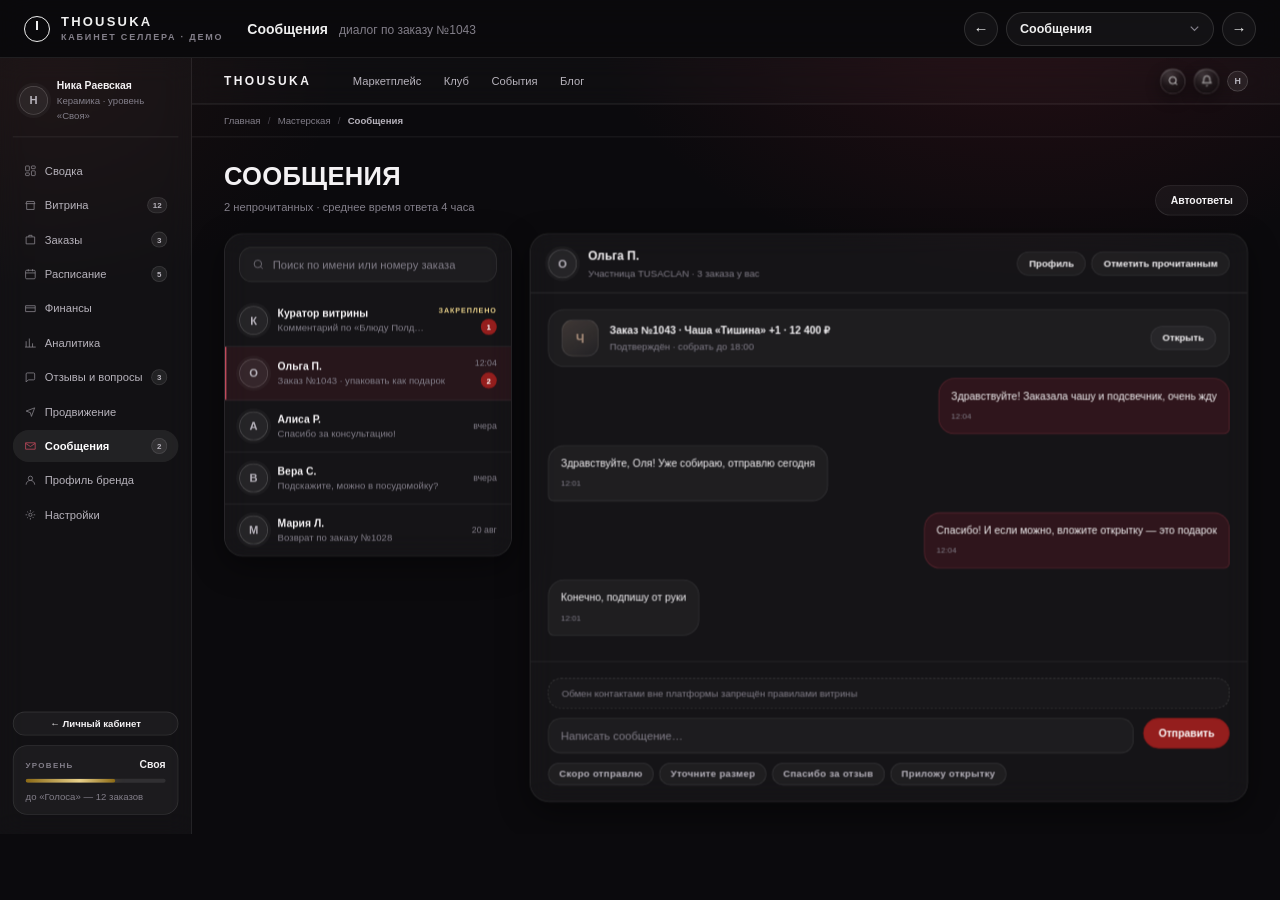
<file: soobscheniya.html>
<!DOCTYPE html>
<html lang="ru">
<head>
<meta charset="utf-8">
<title>Сообщения · Кабинет селлера · Made by THOUSUKA</title>
<style>
:root{--bg:#0B0A0D;--glass:rgba(255,255,255,0.045);--glass-2:rgba(255,255,255,0.07);--glass-border:rgba(255,255,255,0.10);--glass-border-strong:rgba(255,255,255,0.18);--text-1:#F4F2F4;--text-2:#B7B3BC;--text-3:#837F8A;--crimson:#9D2235;--crimson-soft:#C04B5C;--crimson-tint:rgba(157,34,53,0.16);--cta:#941E1D;--cta-hover:#B0292A;--beige:#C9A88F;--gold:#E8D08A;--green:#3FB984;--font-ui:'Lato','Helvetica Neue',sans-serif;--r-card:24px;--r-btn:9999px;--shadow-card:0 12px 40px rgba(0,0,0,0.45);--ease:cubic-bezier(0.25,0.46,0.45,0.94);--t:200ms}
*{box-sizing:border-box}
body{margin:0;background:#08070a;font-family:var(--font-ui);color:var(--text-1);-webkit-font-smoothing:antialiased}
a{color:inherit;text-decoration:none}a:hover{color:var(--crimson-soft)}
button{font-family:inherit;cursor:pointer}
:focus-visible{outline:2px solid var(--crimson-soft);outline-offset:2px;border-radius:6px}
.desk{padding:56px 48px 80px;display:flex;flex-direction:column;gap:44px;align-items:flex-start;min-width:max-content}
.deskhead{width:1600px;display:flex;align-items:flex-end;justify-content:space-between;gap:32px;border-bottom:1px solid var(--glass-border);padding-bottom:22px}
.deskhead h1{margin:0;font-size:26px;line-height:32px;font-weight:700;letter-spacing:.02em;text-transform:uppercase}
.deskhead p{margin:8px 0 0;font-size:14px;line-height:20px;color:var(--text-3);max-width:680px}
.legend{display:flex;gap:20px;flex:none}
.legend div{display:flex;align-items:center;gap:8px;font-size:12px;color:var(--text-3)}
.legend i{width:8px;height:8px;border-radius:50%;display:block}
.wrap{display:flex;flex-direction:column;gap:12px}
.lbl{display:flex;align-items:baseline;gap:10px}
.lbl b{font-size:11px;font-weight:700;letter-spacing:.16em;text-transform:uppercase;color:var(--text-2)}
.lbl span{font-size:11px;color:#4a464f;letter-spacing:.04em}
.lbl a{color:var(--crimson-soft);border-bottom:1px solid rgba(192,75,92,.35)}
.lbl a:hover{color:#DFA3AC;border-color:#DFA3AC}
.frame{position:relative;width:1600px;background:var(--bg);border:1px solid rgba(255,255,255,.08);border-radius:10px;overflow:hidden}
.frame::before{content:"";position:absolute;inset:0;z-index:0;pointer-events:none;background:radial-gradient(880px 560px at 80% -8%,rgba(157,34,53,0.18),transparent 62%),radial-gradient(640px 480px at 4% 2%,rgba(124,52,40,0.11),transparent 56%)}
.app{position:relative;z-index:1;display:grid;grid-template-columns:240px 1fr;align-items:stretch}
/* sidebar */
.side{width:240px;background:rgba(255,255,255,.03);border-right:1px solid var(--glass-border);backdrop-filter:blur(16px);padding:24px 16px;display:flex;flex-direction:column;gap:22px}
.wordmark{padding:0 8px}
.wordmark b{display:block;font-weight:700;font-size:19px;letter-spacing:.16em}
.wordmark span{display:block;margin-top:3px;font-size:9px;font-weight:700;letter-spacing:.34em;text-transform:uppercase;color:var(--text-3)}
.nav{display:flex;flex-direction:column;gap:3px}
.nav a{display:flex;align-items:center;gap:10px;height:40px;padding:0 14px;border-radius:var(--r-btn);font-size:14px;font-weight:500;color:var(--text-2);transition:color var(--t) var(--ease),background var(--t) var(--ease)}
.nav a:hover{background:var(--glass);color:var(--text-1)}
.nav a.on{background:var(--glass-2);color:#fff;font-weight:700}
.nav a svg{width:16px;height:16px;flex:none;opacity:.7;fill:none;stroke:currentColor;stroke-width:1.5}
.nav a.on svg{opacity:1;color:var(--crimson-soft)}
.nav .badge{margin-left:auto;min-width:20px;height:20px;padding:0 6px;display:grid;place-items:center;border-radius:var(--r-btn);background:var(--glass-2);border:1px solid var(--glass-border);font-size:10px;font-weight:700;color:var(--text-2);font-variant-numeric:tabular-nums}
.sidefoot{margin-top:auto;display:flex;flex-direction:column;gap:12px}
.mode{display:grid;grid-template-columns:1fr 1fr;gap:4px;background:var(--glass);border:1px solid var(--glass-border);border-radius:var(--r-btn);padding:4px}
.mode button{border:0;border-radius:var(--r-btn);background:transparent;color:var(--text-3);font-size:13px;font-weight:700;height:34px;transition:color var(--t),background var(--t)}
.mode button.on{background:var(--cta);color:#fff;box-shadow:0 0 20px rgba(157,34,53,.38)}
.me{display:flex;align-items:center;gap:10px;padding:8px;border-radius:18px;transition:background var(--t) var(--ease)}
.me:hover{background:var(--glass)}
/* topbar + content */
.top{display:flex;align-items:center;gap:16px;padding:18px 40px;border-bottom:1px solid var(--glass-border);background:rgba(255,255,255,.02);backdrop-filter:blur(14px)}
.top .sp{margin-left:auto;display:flex;align-items:center;gap:12px}
.main{width:100%;margin:0 auto;padding:30px 40px 40px;display:flex;flex-direction:column;gap:22px}
.split{display:grid;grid-template-columns:minmax(0,1fr) 340px;gap:24px;align-items:start}
.split--wide{grid-template-columns:minmax(0,1fr) 380px}
.col{display:flex;flex-direction:column;gap:18px;min-width:0}
.rail{display:flex;flex-direction:column;gap:16px}
.phead{display:flex;align-items:flex-end;justify-content:space-between;gap:24px}
/* type */
.display{margin:0;font-size:32px;line-height:38px;font-weight:700;letter-spacing:.01em;text-transform:uppercase}
.h2{margin:0;font-size:20px;line-height:26px;font-weight:700}
.h3{margin:0;font-size:15px;line-height:21px;font-weight:700}
.body{font-size:14px;line-height:21px;color:var(--text-2)}
.sm{font-size:13px;line-height:18px}
.xs{font-size:12px;line-height:16px}
.eyebrow{font-size:10px;line-height:1;font-weight:700;letter-spacing:.16em;text-transform:uppercase;color:var(--text-3)}
.stat{font-weight:700;font-size:34px;line-height:40px;letter-spacing:-.02em;font-variant-numeric:tabular-nums}
.num{font-weight:700;font-variant-numeric:tabular-nums}
.t2{color:var(--text-2)}.t3{color:var(--text-3)}.gold{color:var(--gold)}.up{color:var(--green)}.crim{color:var(--crimson-soft)}
/* surfaces */
.card{background:var(--glass);border:1px solid var(--glass-border);border-radius:var(--r-card);backdrop-filter:blur(16px);box-shadow:var(--shadow-card)}
.pad{padding:20px 22px}
.card__h{display:flex;align-items:center;justify-content:space-between;gap:16px;padding:16px 22px;border-bottom:1px solid var(--glass-border)}
.stackv{display:flex;flex-direction:column;gap:12px}
.rows{display:flex;flex-direction:column}
.row{display:flex;align-items:center;justify-content:space-between;gap:14px;padding:13px 22px;border-bottom:1px solid var(--glass-border)}
.row:last-child{border-bottom:0}
.urgent{box-shadow:inset 2px 0 0 var(--crimson-soft),var(--shadow-card);background:rgba(157,34,53,.08);border-color:rgba(192,75,92,.24)}
.orb{position:relative;display:grid;place-items:center;border-radius:50%;background:radial-gradient(120% 120% at 30% 22%,rgba(255,255,255,0.16),rgba(255,255,255,0.03) 42%,rgba(255,255,255,0.012) 70%),rgba(255,255,255,0.03);border:1px solid rgba(255,255,255,0.10);box-shadow:inset 0 1px 1px rgba(255,255,255,0.22),inset 0 -8px 18px rgba(0,0,0,0.45),0 6px 18px rgba(0,0,0,0.40);backdrop-filter:blur(14px);color:#fff;flex:none;width:38px;height:38px}
.orb svg{width:18px;height:18px;fill:none;stroke:currentColor;stroke-width:1.5}
.orb--sm{width:32px;height:32px}.orb--sm svg{width:15px;height:15px}
.orb--crimson{background:radial-gradient(120% 120% at 30% 22%,rgba(192,75,92,.40),rgba(157,34,53,.22) 45%,rgba(157,34,53,.10) 70%);border-color:rgba(192,75,92,.34);color:#F0C3C9}
.orb--gold{background:radial-gradient(120% 120% at 30% 22%,rgba(232,208,138,.34),rgba(201,168,76,.14) 45%,rgba(201,168,76,.06) 70%);border-color:rgba(232,208,138,.30);color:var(--gold)}
.av{width:36px;height:36px;border-radius:50%;flex:none;background:var(--glass-2);border:1px solid var(--glass-border-strong);box-shadow:0 0 0 4px rgba(255,255,255,.03);display:grid;place-items:center;font-weight:700;font-size:14px;color:var(--text-2)}
.av--sm{width:26px;height:26px;font-size:11px;box-shadow:none}
.thumb{width:46px;height:46px;border-radius:14px;flex:none;background:linear-gradient(150deg,rgba(201,168,143,.20),rgba(255,255,255,.03));border:1px solid var(--glass-border);display:grid;place-items:center;font-weight:700;font-size:15px;color:rgba(201,168,143,.78)}
.prod{display:flex;align-items:center;gap:14px;min-width:0}
/* controls */
.btn{display:inline-flex;align-items:center;justify-content:center;gap:8px;height:38px;padding:0 18px;border-radius:var(--r-btn);border:1px solid var(--glass-border);background:var(--glass);color:var(--text-1);font-size:13px;font-weight:700;white-space:nowrap;transition:background var(--t) var(--ease),border-color var(--t) var(--ease),box-shadow var(--t) var(--ease)}
.btn:hover{background:var(--glass-2);border-color:var(--glass-border-strong)}
.btn--cta{background:var(--cta);border-color:var(--cta);color:#fff}
.btn--cta:hover{background:var(--cta-hover);border-color:var(--cta-hover);box-shadow:0 0 26px rgba(157,34,53,.48)}
.btn--gold{border-color:rgba(232,208,138,.38);color:var(--gold);background:rgba(232,208,138,.07)}
.btn--gold:hover{background:rgba(232,208,138,.13);border-color:rgba(232,208,138,.6);box-shadow:0 0 22px rgba(232,208,138,.22)}
.btn--danger{border-color:rgba(192,75,92,.4);color:#DFA3AC;background:rgba(157,34,53,.10)}
.btn--sm{height:30px;padding:0 14px;font-size:12px}
.btn--w{width:100%}
.seg{display:flex;gap:3px;background:var(--glass);border:1px solid var(--glass-border);border-radius:var(--r-btn);padding:4px}
.seg button{border:0;background:transparent;border-radius:var(--r-btn);height:30px;padding:0 15px;font-size:13px;font-weight:700;color:var(--text-3);transition:color var(--t),background var(--t)}
.seg button:hover{color:var(--text-2)}
.seg button.on{background:var(--glass-2);color:#fff}
.chips{display:flex;gap:7px;flex-wrap:wrap;align-items:center}
.chip{display:inline-flex;align-items:center;height:28px;padding:0 13px;border-radius:var(--r-btn);font-size:12px;font-weight:700;letter-spacing:.03em;background:var(--glass);border:1px solid var(--glass-border);color:var(--text-2);white-space:nowrap;transition:border-color var(--t),color var(--t),background var(--t)}
.chip:hover{border-color:var(--glass-border-strong);color:var(--text-1)}
.chip.on{background:var(--glass-2);border-color:var(--glass-border-strong);color:#fff}
.chip--crimson{background:var(--crimson-tint);border-color:rgba(192,75,92,.30);color:#DFA3AC}
.chip--gold{background:rgba(232,208,138,.08);border-color:rgba(232,208,138,.28);color:var(--gold)}
.chip--sm{height:24px;padding:0 10px;font-size:10px;letter-spacing:.1em;text-transform:uppercase}
.field{display:flex;flex-direction:column;gap:8px}
.input{height:44px;border-radius:16px;background:rgba(255,255,255,.035);border:1px solid var(--glass-border);display:flex;align-items:center;gap:10px;padding:0 15px;font-size:14px;color:var(--text-1);transition:border-color var(--t)}
.input:hover{border-color:var(--glass-border-strong)}
.input--ph{color:var(--text-3)}
.input--area{height:auto;min-height:92px;padding:14px 15px;align-items:flex-start;line-height:21px}
.input svg{width:16px;height:16px;fill:none;stroke:currentColor;stroke-width:1.5;color:var(--text-3);flex:none}
.icn{width:18px;height:18px;fill:none;stroke:currentColor;stroke-width:1.5;color:var(--text-2);flex:none}
.bar{height:5px;border-radius:var(--r-btn);background:rgba(255,255,255,.09);overflow:hidden}
.bar i{display:block;height:100%;border-radius:var(--r-btn);background:rgba(255,255,255,.55)}
.bar--gold i{background:linear-gradient(90deg,#8B6914,#E8D08A 60%,#8B6914);box-shadow:0 0 14px rgba(232,208,138,.3)}
.toggle{width:44px;height:24px;border-radius:var(--r-btn);border:1px solid var(--glass-border);background:rgba(255,255,255,.05);position:relative;flex:none;transition:background var(--t),border-color var(--t)}
.toggle i{position:absolute;top:2px;left:2px;width:18px;height:18px;border-radius:50%;background:var(--text-3);transition:transform var(--t) var(--ease),background var(--t)}
.toggle.on{background:rgba(157,34,53,.55);border-color:rgba(192,75,92,.5)}
.toggle.on i{transform:translateX(20px);background:#fff}
/* tables */
.tbl{width:100%;border-collapse:collapse}
.tbl th{text-align:left;padding:0 22px;height:38px;background:rgba(255,255,255,.03);font-size:10px;font-weight:700;letter-spacing:.16em;text-transform:uppercase;color:var(--text-3);border-bottom:1px solid var(--glass-border);white-space:nowrap}
.tbl td{padding:0 22px;height:64px;border-bottom:1px solid var(--glass-border);font-size:14px;vertical-align:middle}
.tbl tr:last-child td{border-bottom:0}
.tbl tbody tr{transition:background var(--t) var(--ease)}
.tbl tbody tr:hover{background:rgba(255,255,255,.03)}
.tbl .r{text-align:right;font-variant-numeric:tabular-nums;font-weight:700;white-space:nowrap}
.tbl tr.hot td{background:rgba(157,34,53,.07)}
.tbl tr.hot td:first-child{box-shadow:inset 2px 0 0 var(--crimson-soft)}
/* pieces */
.tiles{display:grid;grid-template-columns:repeat(4,1fr);gap:12px}
.tile{background:var(--glass);border:1px solid var(--glass-border);border-radius:20px;backdrop-filter:blur(16px);box-shadow:var(--shadow-card);padding:18px;display:flex;flex-direction:column;gap:10px;min-height:132px;transition:border-color var(--t) var(--ease),transform var(--t) var(--ease)}
.tile:hover{transform:translateY(-4px);border-color:var(--glass-border-strong)}
.tile .stat{margin-top:auto}
.tile--gold{border-color:rgba(232,208,138,.22)}
.tile--gold .stat{color:var(--gold)}
.tile--gold:hover{border-color:rgba(232,208,138,.45);box-shadow:var(--shadow-card),0 0 24px rgba(201,168,76,.16)}
.money{border-color:rgba(232,208,138,.24);background:linear-gradient(150deg,rgba(232,208,138,.10),rgba(255,255,255,.03) 60%);position:relative;overflow:hidden}
.money::after{content:"";position:absolute;right:-70px;top:-90px;width:260px;height:260px;border-radius:50%;background:radial-gradient(circle,rgba(232,208,138,.15),transparent 68%);pointer-events:none}
.chart{height:190px;display:flex;align-items:flex-end;gap:6px}
.chart i{flex:1;display:block;border-radius:3px 3px 0 0;background:linear-gradient(180deg,rgba(255,255,255,.22),rgba(255,255,255,.05))}
.chart i.hi{background:linear-gradient(180deg,rgba(192,75,92,.85),rgba(157,34,53,.18));box-shadow:0 0 18px rgba(157,34,53,.35)}
.xaxis{display:flex;justify-content:space-between;margin-top:12px}
.funnel{display:flex;flex-direction:column;gap:14px}
.funnel>div>div{display:flex;align-items:baseline;justify-content:space-between;margin-bottom:7px}
.fbar{height:30px;border-radius:6px;background:linear-gradient(90deg,rgba(255,255,255,.20),rgba(255,255,255,.06))}
.fbar--hi{background:linear-gradient(90deg,rgba(192,75,92,.9),rgba(157,34,53,.35));box-shadow:0 0 22px rgba(157,34,53,.32)}
.steps{display:grid;grid-template-columns:repeat(5,1fr);border:1px solid var(--glass-border);border-radius:20px;overflow:hidden;background:var(--glass)}
.steps>div{padding:14px 18px;border-right:1px solid var(--glass-border)}
.steps>div:last-child{border-right:0}
.steps>div.done{background:rgba(255,255,255,.04)}
.steps>div.now{background:rgba(157,34,53,.16);box-shadow:inset 0 -2px 0 var(--crimson-soft)}
.steps .sm{margin-top:5px;font-weight:700}
.tl{display:flex;flex-direction:column}
.tl div{display:flex;gap:12px;align-items:flex-start;padding-bottom:16px;position:relative}
.tl div:last-child{padding-bottom:0}
.tl div::before{content:"";position:absolute;left:6.5px;top:16px;bottom:0;width:1px;background:var(--glass-border)}
.tl div:last-child::before{display:none}
.tl b{width:14px;height:14px;border-radius:50%;flex:none;margin-top:2px;border:1px solid var(--glass-border-strong);background:rgba(255,255,255,.06);position:relative;z-index:1}
.tl div.done b{background:rgba(255,255,255,.55);border-color:transparent}
.tl div.now b{background:var(--crimson);border-color:var(--crimson-soft);box-shadow:0 0 0 4px rgba(157,34,53,.22)}
.tl p{margin:0;font-size:13px;line-height:18px;font-weight:700}
.tl p span{display:block;font-size:12px;line-height:16px;font-weight:400;color:var(--text-3);margin-top:2px}
.photo{aspect-ratio:1;border-radius:18px;border:1px solid var(--glass-border);background:linear-gradient(150deg,rgba(201,168,143,.22),rgba(255,255,255,.03));position:relative;overflow:hidden}
.photo--add{border-style:dashed;border-color:var(--glass-border-strong);background:rgba(255,255,255,.02);display:grid;place-items:center;color:var(--text-3);font-size:12px;font-weight:700;text-align:center;gap:6px}
.cover{height:190px;border-radius:20px;border:1px solid var(--glass-border);background:linear-gradient(140deg,rgba(157,34,53,.30),rgba(201,168,143,.18) 50%,rgba(255,255,255,.03));position:relative;overflow:hidden}
.grid2{display:grid;grid-template-columns:1fr 1fr;gap:12px}
.grid3{display:grid;grid-template-columns:repeat(3,1fr);gap:12px}
.grid4{display:grid;grid-template-columns:repeat(4,1fr);gap:12px}
/* week grid */
.cal{border:1px solid var(--glass-border);border-radius:var(--r-card);overflow:hidden;background:var(--glass);backdrop-filter:blur(16px);box-shadow:var(--shadow-card)}
.calhead{display:grid;grid-template-columns:64px repeat(7,1fr);border-bottom:1px solid var(--glass-border);background:rgba(255,255,255,.03)}
.calhead>div{padding:12px 10px;text-align:center;border-left:1px solid var(--glass-border)}
.calhead>div:first-child{border-left:0}
.calhead b{display:block;font-size:16px;font-weight:700;margin-top:3px;font-variant-numeric:tabular-nums}
.calhead .today b{color:var(--crimson-soft)}
.calbody{display:grid;grid-template-columns:64px repeat(7,1fr);height:460px}
.calbody>div{border-left:1px solid var(--glass-border);padding:8px;position:relative}
.calbody>div:first-child{border-left:0;display:flex;flex-direction:column;justify-content:space-between;padding:6px 8px 26px;align-items:flex-end}
.calbody .off{background:repeating-linear-gradient(135deg,rgba(255,255,255,.03) 0 6px,transparent 6px 12px)}
.slot{border-radius:14px;border:1px solid var(--glass-border);background:rgba(255,255,255,.05);padding:9px 10px;margin-bottom:8px}
.slot b{display:block;font-size:12px;font-weight:700}
.slot span{display:block;font-size:11px;color:var(--text-3);margin-top:3px}
.slot--free{border-style:dashed;background:transparent}
.slot--hot{border-color:rgba(192,75,92,.45);background:rgba(157,34,53,.16)}
.slot--gold{border-color:rgba(232,208,138,.32);background:rgba(232,208,138,.08)}
.pick{display:grid;grid-template-columns:repeat(4,1fr);gap:12px}
.pick>div{border:1px solid var(--glass-border);border-radius:20px;background:rgba(255,255,255,.03);padding:18px;display:flex;flex-direction:column;gap:11px;transition:border-color var(--t) var(--ease),background var(--t) var(--ease)}
.pick>div:hover{border-color:var(--glass-border-strong)}
.pick>div.on{border-color:rgba(192,75,92,.48);background:rgba(157,34,53,.13)}
.pick .pt{display:flex;align-items:center;justify-content:space-between;gap:10px}
.rad{width:18px;height:18px;border-radius:50%;flex:none;border:1px solid var(--glass-border-strong);background:rgba(255,255,255,.04);display:grid;place-items:center}
.rad.on{border-color:var(--crimson-soft);background:var(--crimson);box-shadow:0 0 0 4px rgba(157,34,53,.22)}
.rad.on::after{content:"";width:6px;height:6px;border-radius:50%;background:#fff}
.lab{font-size:11px;font-weight:700;letter-spacing:.1em;text-transform:uppercase;color:var(--text-3)}
.cnt{font-size:11px;color:var(--text-3);font-variant-numeric:tabular-nums}
.step{display:flex;align-items:center;gap:4px;border:1px solid var(--glass-border);border-radius:var(--r-btn);background:rgba(255,255,255,.035);padding:4px}
.step button{width:32px;height:32px;border:0;border-radius:50%;background:var(--glass);color:var(--text-2);font-size:16px;font-weight:700}
.step button:hover{background:var(--glass-2);color:#fff}
.step b{min-width:38px;text-align:center;font-variant-numeric:tabular-nums;font-size:15px}

/* ── страница заказов ── */
.gnav{display:flex;align-items:center;gap:32px;height:58px;padding:0 40px;border-bottom:1px solid var(--glass-border);background:rgba(255,255,255,.02);backdrop-filter:blur(14px)}
.gnav .wm{font-weight:700;font-size:15px;letter-spacing:.2em}
.gnav .lnk{display:flex;gap:28px;margin-left:20px}
.gnav .lnk a{font-size:14px;color:var(--text-2)}
.gnav .lnk a:hover{color:#fff}
.gnav .rt{margin-left:auto;display:flex;align-items:center;gap:10px}
.crumbs{display:flex;align-items:center;gap:9px;padding:13px 40px;border-bottom:1px solid var(--glass-border);font-size:12px;color:var(--text-3)}
.crumbs a:hover{color:var(--crimson-soft)}
.crumbs i{font-style:normal;color:#4a464f}
.crumbs b{font-weight:700;color:var(--text-2)}
.prof{display:flex;gap:11px;align-items:center;padding:2px 8px 18px;border-bottom:1px solid var(--glass-border)}
.lvl{border:1px solid var(--glass-border);border-radius:18px;background:var(--glass);padding:14px 15px;display:flex;flex-direction:column;gap:9px}
.alert{display:flex;align-items:center;gap:16px;padding:15px 20px;border-radius:20px;border:1px solid rgba(192,75,92,.30);background:rgba(157,34,53,.11);box-shadow:inset 3px 0 0 var(--crimson-soft)}
.alert .btn{margin-left:auto}
.fbar2{display:flex;flex-direction:column;gap:14px}
.tbl td.act{text-align:right;padding-right:20px}
.tbl .num{font-size:14px}
.track{display:grid;grid-template-columns:repeat(8,1fr)}
.track>div{position:relative;text-align:center;padding:26px 6px 0}
.track>div::before{content:"";position:absolute;top:7px;left:0;right:0;height:1px;background:var(--glass-border)}
.track>div:first-child::before{left:50%}
.track>div:last-child::before{right:50%}
.track>div.done::before,.track>div.now::before{background:rgba(255,255,255,.34)}
.track b{position:absolute;top:0;left:50%;transform:translateX(-50%);width:14px;height:14px;border-radius:50%;background:rgba(255,255,255,.07);border:1px solid var(--glass-border-strong);z-index:1}
.track>div.done b{background:rgba(255,255,255,.62);border-color:transparent}
.track>div.now b{background:var(--crimson);border-color:var(--crimson-soft);box-shadow:0 0 0 5px rgba(157,34,53,.22)}
.track p{margin:0;font-size:12px;line-height:16px;font-weight:700;color:var(--text-3)}
.track>div.done p,.track>div.now p{color:var(--text-1)}
.track>div.now p{color:#DFA3AC}
.track span{display:block;font-size:11px;line-height:15px;color:#5f5b66;margin-top:4px;font-variant-numeric:tabular-nums}
.kv{display:flex;flex-direction:column}
.kv>div{display:flex;align-items:baseline;justify-content:space-between;gap:18px;padding:12px 0;border-bottom:1px solid rgba(255,255,255,.06)}
.kv>div:last-child{border-bottom:0}
.kv .k{font-size:13px;line-height:18px;color:var(--text-2)}
.kv .v{font-size:14px;font-weight:700;font-variant-numeric:tabular-nums;white-space:nowrap}
.kv .v--neg{color:var(--text-2)}
.kv--pay{border-top:1px solid var(--glass-border);margin-top:2px;padding-top:4px}
.hist{display:flex;flex-direction:column;gap:13px}
.hist>div{display:grid;grid-template-columns:78px 1fr;gap:12px;align-items:baseline}
.hist time{font-size:11px;color:var(--text-3);font-variant-numeric:tabular-nums}
.hist p{margin:0;font-size:13px;line-height:18px}
.act{display:flex;align-items:center;gap:12px}
.act .off{margin-left:auto;font-size:13px;font-weight:700;color:#514d58;cursor:not-allowed}
.quote{margin:0;font-size:13px;line-height:20px;color:var(--text-2);font-style:italic}
.scrim{position:absolute;inset:0;z-index:6;background:rgba(8,7,10,.74);backdrop-filter:blur(4px);display:grid;place-items:center;padding:48px}
.modal{width:560px;border-radius:32px;border:1px solid var(--glass-border-strong);background:#141117;box-shadow:0 40px 100px rgba(0,0,0,.72),0 0 0 1px rgba(255,255,255,.04)}
.modal__h{display:flex;align-items:flex-start;gap:14px;padding:24px 26px 18px;border-bottom:1px solid var(--glass-border)}
.modal__b{padding:20px 26px 6px;display:flex;flex-direction:column;gap:16px}
.modal__f{display:flex;align-items:center;gap:12px;padding:18px 26px 22px}
.opts{display:flex;flex-direction:column;gap:8px}
.opt{display:flex;align-items:flex-start;gap:12px;padding:13px 15px;border:1px solid var(--glass-border);border-radius:18px;background:rgba(255,255,255,.025);transition:border-color var(--t) var(--ease),background var(--t) var(--ease)}
.opt:hover{border-color:var(--glass-border-strong)}
.opt.on{border-color:rgba(192,75,92,.48);background:rgba(157,34,53,.12)}
.opt .rad{margin-top:1px}
.opt p{margin:0;font-size:13px;line-height:18px;font-weight:700}
.opt p span{display:block;font-weight:400;color:var(--text-3);margin-top:3px}
.warn{display:flex;gap:12px;padding:14px 16px;border-radius:18px;border:1px solid rgba(192,75,92,.28);background:rgba(157,34,53,.10)}
.cb{width:20px;height:20px;border-radius:6px;flex:none;border:1px solid var(--glass-border-strong);background:rgba(255,255,255,.04);display:grid;place-items:center;margin-top:1px}
.cb.on{background:var(--cta);border-color:var(--cta)}
.cb.on svg{width:12px;height:12px;fill:none;stroke:#fff;stroke-width:2.4}
.dim{opacity:1}
.track>div.dim b{opacity:.4}
.track>div.dim::before{opacity:.5}
.cancel-hd{text-decoration:line-through;text-decoration-color:rgba(192,75,92,.7);text-decoration-thickness:2px}
.app{grid-template-columns:240px minmax(0,1fr)}
.tbl th,.tbl td{padding:0 14px}
.tbl th:first-child,.tbl td:first-child{padding-left:20px}
.tbl th:last-child,.tbl td:last-child{padding-right:20px}
.tbl th{white-space:normal;line-height:13px}
.tbl td.act{padding-right:18px}

/* ── листы прототипов ── */
.app--plain{display:block}
.tabs{display:flex;gap:34px;border-bottom:1px solid var(--glass-border)}
.tabs a{padding:0 2px 14px;font-size:14px;font-weight:700;color:var(--text-3);position:relative}
.tabs a:hover{color:var(--text-2)}
.tabs a.on{color:#fff}
.tabs a.on::after{content:"";position:absolute;left:0;right:0;bottom:-1px;height:2px;border-radius:2px;background:var(--crimson-soft);box-shadow:0 0 14px rgba(192,75,92,.5)}
.tabs a em{font-style:normal;font-weight:400;color:var(--text-3);margin-left:7px;font-variant-numeric:tabular-nums}
.dist{display:grid;grid-template-columns:auto minmax(150px,1fr) auto;gap:7px 12px;align-items:center}
.dist span{font-size:12px;color:var(--text-3);font-variant-numeric:tabular-nums;white-space:nowrap}
.dist b{font-size:12px;font-weight:700;font-variant-numeric:tabular-nums;text-align:right;min-width:22px}
.dist .bar{height:6px}
.dist .bar i{background:linear-gradient(90deg,rgba(192,75,92,.85),rgba(157,34,53,.4))}
.mini{display:flex;flex-direction:column;gap:6px}
.mini .stat{font-size:26px;line-height:32px}
.rev{display:grid;grid-template-columns:minmax(0,1fr) 300px;gap:24px;padding:20px 22px}
.rev+.rev{border-top:1px solid var(--glass-border)}
.revh{display:flex;align-items:center;gap:12px;flex-wrap:wrap}
.stars{font-size:12px;font-weight:700;letter-spacing:.06em;color:var(--gold);white-space:nowrap}
.stars--low{color:#DFA3AC}
.qr{display:flex;flex-direction:column;gap:8px}
.msg{display:grid;grid-template-columns:360px minmax(0,1fr);gap:22px;align-items:start}
.dlg{display:flex;flex-direction:column}
.dlg>a{display:grid;grid-template-columns:auto minmax(0,1fr) auto;gap:12px;align-items:center;padding:14px 18px;border-bottom:1px solid var(--glass-border);transition:background var(--t) var(--ease)}
.dlg>a:last-child{border-bottom:0}
.dlg>a:hover{background:rgba(255,255,255,.03)}
.dlg>a.on{background:rgba(157,34,53,.13);box-shadow:inset 2px 0 0 var(--crimson-soft)}
.dlg .tx{min-width:0}
.dlg .tx b{display:block;font-size:13px;font-weight:700}
.dlg .tx span{display:block;font-size:12px;color:var(--text-3);margin-top:3px;overflow:hidden;text-overflow:ellipsis;white-space:nowrap}
.dlg .rt{text-align:right;display:flex;flex-direction:column;align-items:flex-end;gap:6px}
.dlg .rt time{font-size:11px;color:var(--text-3)}
.pin{font-size:9px;font-weight:700;letter-spacing:.12em;text-transform:uppercase;color:var(--gold)}
.unread{min-width:20px;height:20px;padding:0 6px;display:grid;place-items:center;border-radius:var(--r-btn);background:var(--cta);color:#fff;font-size:10px;font-weight:700}
.chat{display:flex;flex-direction:column;gap:14px;padding:20px 22px;min-height:460px}
.bub{max-width:74%;padding:12px 15px;border-radius:20px;font-size:13px;line-height:19px}
.bub time{display:block;font-size:10px;color:var(--text-3);margin-top:6px;font-variant-numeric:tabular-nums}
.bub--in{align-self:flex-start;background:var(--glass);border:1px solid var(--glass-border);border-bottom-left-radius:7px}
.bub--out{align-self:flex-end;background:rgba(157,34,53,.20);border:1px solid rgba(192,75,92,.30);border-bottom-right-radius:7px}
.ordpill{display:flex;align-items:center;gap:14px;padding:12px 16px;border-radius:20px;border:1px solid var(--glass-border);background:rgba(255,255,255,.04)}
.ordpill .btn{margin-left:auto}
.notice{padding:11px 16px;border-radius:16px;border:1px dashed var(--glass-border-strong);background:rgba(255,255,255,.02);font-size:12px;color:var(--text-3);text-align:center}
.ntf{width:100%;border-collapse:collapse}
.ntf th{padding:0 14px;height:36px;font-size:10px;font-weight:700;letter-spacing:.14em;text-transform:uppercase;color:var(--text-3);border-bottom:1px solid var(--glass-border);text-align:center;white-space:nowrap}
.ntf th:first-child{text-align:left;padding-left:22px}
.ntf td{padding:0 14px;height:52px;border-bottom:1px solid rgba(255,255,255,.06);font-size:13px;text-align:center}
.ntf td:first-child{text-align:left;padding-left:22px;color:var(--text-2)}
.ntf tr:last-child td{border-bottom:0}
.ntf .toggle{margin:0 auto}
.ed{display:grid;grid-template-columns:250px minmax(0,1fr) 380px;gap:22px;align-items:start}
.stepnav{display:flex;flex-direction:column;padding:8px}
.stepnav a{display:flex;align-items:center;gap:11px;height:42px;padding:0 14px;border-radius:14px;font-size:13px;font-weight:500;color:var(--text-2);transition:background var(--t),color var(--t)}
.stepnav a:hover{background:var(--glass);color:var(--text-1)}
.stepnav a.on{background:var(--glass-2);color:#fff;font-weight:700}
.stepnav a i{width:8px;height:8px;border-radius:50%;flex:none;background:rgba(255,255,255,.55)}
.stepnav a.on i{background:var(--crimson);box-shadow:0 0 0 4px rgba(157,34,53,.22)}
.stepnav a.todo{color:var(--text-3)}
.stepnav a.todo i{background:rgba(255,255,255,.16)}
.drop{padding:30px;border-radius:20px;border:1px dashed var(--glass-border-strong);background:rgba(255,255,255,.02);text-align:center;display:flex;flex-direction:column;gap:6px}
.doc{display:grid;grid-template-columns:auto minmax(0,1fr) auto;gap:16px;align-items:start;padding:18px 20px}
.docic{width:46px;height:58px;border-radius:8px;flex:none;background:linear-gradient(160deg,rgba(232,208,138,.22),rgba(255,255,255,.03));border:1px solid rgba(232,208,138,.26);display:grid;place-items:center;color:var(--gold);font-size:10px;font-weight:700;letter-spacing:.08em}
.req{display:flex;flex-direction:column;gap:12px}
.req>div{display:flex;align-items:flex-start;gap:11px;font-size:13px;line-height:18px}
.req .off{color:var(--text-3)}
.pv{border-radius:20px;border:1px solid var(--glass-border);background:rgba(255,255,255,.04);overflow:hidden}
.pv .ph{aspect-ratio:1;background:linear-gradient(150deg,rgba(201,168,143,.24),rgba(157,34,53,.14) 60%,rgba(255,255,255,.03))}
.pvb{padding:15px 16px;display:flex;flex-direction:column;gap:8px}
.centered{max-width:820px;margin:0 auto;padding:44px 40px 70px;display:flex;flex-direction:column;gap:26px}
.stepper{display:grid;grid-template-columns:repeat(5,1fr);align-items:start}
.stepper>div{position:relative;text-align:center;padding-top:44px}
.stepper>div::before{content:"";position:absolute;top:17px;left:0;right:0;height:1px;background:var(--glass-border)}
.stepper>div:first-child::before{left:50%}
.stepper>div:last-child::before{right:50%}
.stepper>div.done::before{background:rgba(255,255,255,.4)}
.stepper b{position:absolute;top:0;left:50%;transform:translateX(-50%);width:34px;height:34px;border-radius:50%;display:grid;place-items:center;font-size:13px;font-weight:700;background:rgba(255,255,255,.05);border:1px solid var(--glass-border-strong);color:var(--text-3);z-index:1}
.stepper>div.done b{background:rgba(255,255,255,.62);border-color:transparent;color:#141117}
.stepper>div.now b{background:var(--cta);border-color:var(--cta-hover);color:#fff;box-shadow:0 0 0 6px rgba(157,34,53,.20)}
.stepper p{margin:0;font-size:12px;line-height:16px;color:var(--text-3)}
.stepper>div.now p{color:#fff;font-weight:700}
.stepper>div.done p{color:var(--text-2)}
.chk{display:flex;align-items:flex-start;gap:12px;padding:16px 18px;border-radius:20px;border:1px solid var(--glass-border);background:rgba(255,255,255,.03);transition:border-color var(--t),background var(--t)}
.chk:hover{border-color:var(--glass-border-strong)}
.chk.on{border-color:rgba(192,75,92,.45);background:rgba(157,34,53,.12)}
.chk p{margin:0;font-size:14px;font-weight:700;line-height:19px}
.chk p span{display:block;font-size:12px;font-weight:400;color:var(--text-3);margin-top:3px}
.states{display:grid;grid-template-columns:repeat(4,1fr);gap:18px;align-items:stretch}
.state{display:flex;flex-direction:column;gap:16px;padding:24px 22px 26px;min-height:520px}
.state .orb{width:74px;height:74px;margin:6px auto 0}
.state .orb svg{width:30px;height:30px}
.state h3{margin:0;font-size:19px;line-height:25px;font-weight:700;text-align:center}
.state .lead{font-size:13px;line-height:19px;color:var(--text-2);text-align:center}
.state ol{margin:0;padding-left:19px;display:flex;flex-direction:column;gap:7px;font-size:13px;line-height:18px;color:var(--text-2)}
.state .foot{margin-top:auto;display:flex;flex-direction:column;gap:12px}
.state--ok{border-color:rgba(232,208,138,.26);background:linear-gradient(170deg,rgba(232,208,138,.10),rgba(255,255,255,.03) 55%)}
.note{padding:14px 16px;border-radius:16px;background:rgba(255,255,255,.035);border:1px solid var(--glass-border);box-shadow:inset 3px 0 0 var(--crimson-soft);font-size:13px;line-height:19px;color:var(--text-2)}
.note--gold{box-shadow:inset 3px 0 0 var(--gold)}
</style>
<link rel="stylesheet" href="demo.css">
</head>
<body class="dm">
<div class="dm-bar">
  <a class="dm-home" href="index.html"><span class="dm-mark"><i></i></span><span><b>THOUSUKA</b><span>Кабинет селлера · демо</span></span></a>
  <div class="dm-now"><b>Сообщения</b><span>диалог по заказу №1043</span></div>
  <div class="dm-nav">
    <a class="dm-btn" href="prodvizhenie.html" title="Предыдущий экран">←</a>
    <select class="dm-sel" onchange="location.href=this.value"><option value="svodka.html">Сводка</option><option value="vitrina.html">Витрина</option><option value="novaya-poziciya.html">Новая позиция · доставка</option><option value="zakazy.html">Заказы</option><option value="zakaz-1043.html">Заказ №1043</option><option value="raspisanie.html">Расписание</option><option value="finansy.html">Финансы</option><option value="analitika.html">Аналитика</option><option value="otzyvy.html">Отзывы и вопросы</option><option value="prodvizhenie.html">Продвижение</option><option value="soobscheniya.html" selected>Сообщения</option><option value="profil.html">Профиль бренда</option><option value="nastroyki.html">Настройки</option></select>
    <a class="dm-btn" href="profil.html" title="Следующий экран">→</a>
  </div>
</div>
<div class="dm-stage"><div class="frame" style="width:1600px"><div class="app"><aside class="side">
    <a href="#" class="prof"><span class="av">Н</span><span><span class="sm" style="font-weight:700;display:block">Ника Раевская</span><span class="xs t3">Керамика · уровень «Своя»</span></span></a>
    <nav class="nav"><a href="svodka.html"><svg viewBox="0 0 24 24"><rect x="3" y="3" width="7" height="9" rx="1"></rect><rect x="14" y="3" width="7" height="5" rx="1"></rect><rect x="14" y="12" width="7" height="9" rx="1"></rect><rect x="3" y="16" width="7" height="5" rx="1"></rect></svg>Сводка</a><a href="vitrina.html"><svg viewBox="0 0 24 24"><path d="M3 9h18M4 9l1-4h14l1 4M5 9v11h14V9"></path></svg>Витрина<span class="badge">12</span></a><a href="zakazy.html"><svg viewBox="0 0 24 24"><path d="M4 7h16v13H4zM9 7V4h6v3"></path></svg>Заказы<span class="badge">3</span></a><a href="raspisanie.html"><svg viewBox="0 0 24 24"><rect x="3" y="5" width="18" height="16" rx="2"></rect><path d="M3 10h18M8 3v4M16 3v4"></path></svg>Расписание<span class="badge">5</span></a><a href="finansy.html"><svg viewBox="0 0 24 24"><path d="M3 7h18v11H3zM3 11h18"></path></svg>Финансы</a><a href="analitika.html"><svg viewBox="0 0 24 24"><path d="M4 20V9M10 20V4M16 20v-7M22 20H2"></path></svg>Аналитика</a><a href="otzyvy.html"><svg viewBox="0 0 24 24"><path d="M20 15a2 2 0 0 1-2 2H8l-4 4V6a2 2 0 0 1 2-2h12a2 2 0 0 1 2 2z"></path></svg>Отзывы и вопросы<span class="badge">3</span></a><a href="prodvizhenie.html"><svg viewBox="0 0 24 24"><path d="M4 11l16-6-6 16-2-7z"></path></svg>Продвижение</a><a href="soobscheniya.html" class="on"><svg viewBox="0 0 24 24"><path d="M3 6h18v12H3z"></path><path d="M3 7l9 6 9-6"></path></svg>Сообщения<span class="badge">2</span></a><a href="profil.html"><svg viewBox="0 0 24 24"><path d="M4 20a8 8 0 0 1 16 0"></path><circle cx="12" cy="8" r="4"></circle></svg>Профиль бренда</a><a href="nastroyki.html"><svg viewBox="0 0 24 24"><circle cx="12" cy="12" r="3"></circle><path d="M12 3v3M12 18v3M3 12h3M18 12h3M6 6l2 2M16 16l2 2M18 6l-2 2M8 16l-2 2"></path></svg>Настройки</a></nav>
    <div class="sidefoot">
      <a href="#" class="btn btn--sm btn--w">← Личный кабинет</a>
      <div class="lvl">
        <div style="display:flex;align-items:baseline;justify-content:space-between"><span class="eyebrow">Уровень</span><span class="sm" style="font-weight:700">Своя</span></div>
        <div class="bar bar--gold"><i style="width:64%"></i></div>
        <span class="xs t3">до «Голоса» — 12 заказов</span>
      </div>
    </div>
  </aside><div><div class="gnav"><span class="wm">THOUSUKA</span><div class="lnk"><a href="#">Маркетплейс</a><a href="#">Клуб</a><a href="#">События</a><a href="#">Блог</a></div><div class="rt"><a href="#" class="orb orb--sm"><svg viewBox="0 0 24 24"><circle cx="11" cy="11" r="7"></circle><path d="M20 20l-4.3-4.3"></path></svg></a><a href="#" class="orb orb--sm"><svg viewBox="0 0 24 24"><path d="M18 8a6 6 0 1 0-12 0c0 7-3 8-3 8h18s-3-1-3-8"></path><path d="M13.7 21a2 2 0 0 1-3.4 0"></path></svg></a><a href="#" class="av av--sm">Н</a></div></div><div class="crumbs"><a href="#">Главная</a><i>/</i><a href="#">Мастерская</a><i>/</i><b>Сообщения</b></div><div class="main">
<div class="phead"><div><h2 class="display">Сообщения</h2><p class="body t3" style="margin:9px 0 0">2 непрочитанных · среднее время ответа 4 часа</p></div><a href="#" class="btn">Автоответы</a></div>
<div class="msg">
  <div class="card" style="overflow:hidden">
    <div class="pad" style="padding:16px 18px"><div class="input input--ph"><svg viewBox="0 0 24 24"><circle cx="11" cy="11" r="7"></circle><path d="M20 20l-4.3-4.3"></path></svg>Поиск по имени или номеру заказа</div></div>
    <div class="dlg">
      <a href="#"><span class="av">К</span><span class="tx"><b>Куратор витрины</b><span>Комментарий по «Блюду Полдень»</span></span><span class="rt"><span class="pin">закреплено</span><span class="unread">1</span></span></a>
      <a href="#" class="on"><span class="av">О</span><span class="tx"><b>Ольга П.</b><span>Заказ №1043 · упаковать как подарок</span></span><span class="rt"><time>12:04</time><span class="unread">2</span></span></a>
      <a href="#"><span class="av">А</span><span class="tx"><b>Алиса Р.</b><span>Спасибо за консультацию!</span></span><span class="rt"><time>вчера</time></span></a>
      <a href="#"><span class="av">В</span><span class="tx"><b>Вера С.</b><span>Подскажите, можно в посудомойку?</span></span><span class="rt"><time>вчера</time></span></a>
      <a href="#"><span class="av">М</span><span class="tx"><b>Мария Л.</b><span>Возврат по заказу №1028</span></span><span class="rt"><time>20 авг</time></span></a>
    </div>
  </div>
  <div class="card" style="overflow:hidden">
    <div class="card__h"><div class="prod"><span class="av">О</span><div><div class="h3">Ольга П.</div><div class="xs t3" style="margin-top:4px">Участница TUSACLAN · 3 заказа у вас</div></div></div><div class="chips"><a href="#" class="btn btn--sm">Профиль</a><a href="#" class="btn btn--sm">Отметить прочитанным</a></div></div>
    <div class="chat">
      <div class="ordpill"><span class="thumb">Ч</span><div><div class="sm" style="font-weight:700">Заказ №1043 · Чаша «Тишина» +1 · 12 400 ₽</div><div class="xs t3" style="margin-top:3px">Подтверждён · собрать до 18:00</div></div><a href="#" class="btn btn--sm">Открыть</a></div>
      <div class="bub bub--out">Здравствуйте! Заказала чашу и подсвечник, очень жду<time>12:04</time></div>
      <div class="bub bub--in">Здравствуйте, Оля! Уже собираю, отправлю сегодня<time>12:01</time></div>
      <div class="bub bub--out">Спасибо! И если можно, вложите открытку — это подарок<time>12:04</time></div>
      <div class="bub bub--in">Конечно, подпишу от руки<time>12:01</time></div>
    </div>
    <div class="pad stackv" style="border-top:1px solid var(--glass-border)">
      <div class="notice" style="text-align:left">Обмен контактами вне платформы запрещён правилами витрины</div>
      <div style="display:flex;gap:12px"><div class="input input--ph" style="flex:1">Написать сообщение…</div><a href="#" class="btn btn--cta">Отправить</a></div>
      <div class="chips"><span class="chip">Скоро отправлю</span><span class="chip">Уточните размер</span><span class="chip">Спасибо за отзыв</span><span class="chip">Приложу открытку</span></div>
    </div>
  </div>
</div>
</div></div></div></div></div>
<script src="demo.js"></script>
</body>
</html>
</file>
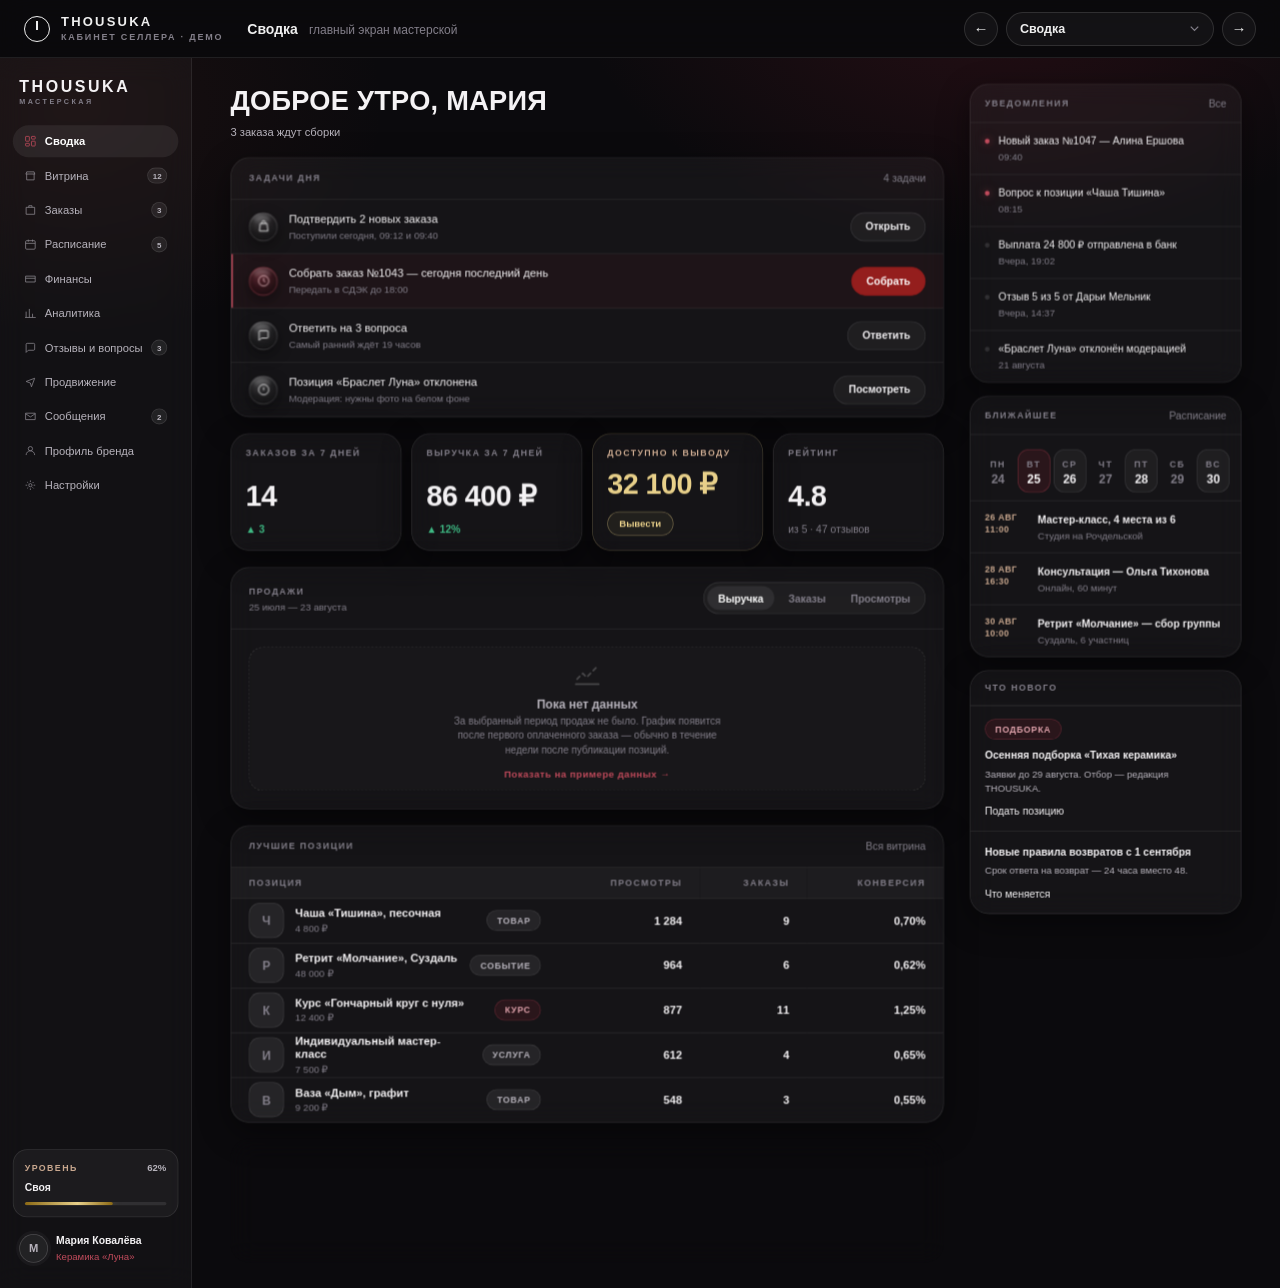
<file: svodka.html>
<!DOCTYPE html>
<html lang="ru">
<head>
<meta charset="utf-8">
<title>Сводка · Кабинет селлера · Made by THOUSUKA</title>
<style>
:root{--bg:#0B0A0D;--bg-2:#100E13;--glass:rgba(255,255,255,0.045);--glass-2:rgba(255,255,255,0.07);--glass-border:rgba(255,255,255,0.10);--glass-border-strong:rgba(255,255,255,0.18);--text-1:#F4F2F4;--text-2:#B7B3BC;--text-3:#837F8A;--crimson:#9D2235;--crimson-soft:#C04B5C;--crimson-tint:rgba(157,34,53,0.16);--cta:#941E1D;--cta-hover:#B0292A;--orange:#C75D45;--beige:#C9A88F;--gold:#E8D08A;--green:#3FB984;--font-ui:'Lato','Helvetica Neue',sans-serif;--r-card:24px;--r-btn:9999px;--shadow-card:0 12px 40px rgba(0,0,0,0.45);--ease:cubic-bezier(0.25,0.46,0.45,0.94);--t:200ms}
*{box-sizing:border-box}
body{margin:0;background:#08070a;font-family:var(--font-ui);color:var(--text-1);-webkit-font-smoothing:antialiased;text-rendering:optimizeLegibility}
a{color:inherit;text-decoration:none}
button{font-family:inherit;cursor:pointer}
:focus-visible{outline:2px solid var(--crimson-soft);outline-offset:2px;border-radius:6px}
.desk{padding:48px;display:flex;flex-direction:column;align-items:center;gap:32px;min-width:min-content}
.stack{width:100%;display:flex;flex-direction:column;gap:12px}
.stack--d{width:1600px;max-width:none;margin:0 auto}.stack--d .frame{width:1600px;flex:none}.stack--m{width:390px;max-width:none;margin:0 auto}
.framelabel{font-size:11px;font-weight:700;letter-spacing:.16em;text-transform:uppercase;color:#4a464f}
.frame{position:relative;background:var(--bg);border:1px solid rgba(255,255,255,.07);border-radius:8px;overflow:hidden}
.frame::before{content:"";position:absolute;inset:0;pointer-events:none;background:radial-gradient(900px 600px at 78% -8%,rgba(157,34,53,0.20),transparent 60%),radial-gradient(700px 520px at 6% 4%,rgba(124,52,40,0.12),transparent 55%)}
/* type */
.display{font-weight:700;font-size:34px;line-height:42px;letter-spacing:.01em;margin:0;text-transform:uppercase}
.h2{font-weight:700;font-size:20px;line-height:28px;letter-spacing:-.01em;margin:0}
.h3{font-weight:600;font-size:16px;line-height:24px;margin:0}
.body{font-size:14px;line-height:22px;color:var(--text-2)}
.sm{font-size:13px;line-height:19px}
.xs{font-size:12px;line-height:16px}
.eyebrow{font-size:11px;line-height:1;font-weight:700;letter-spacing:.16em;text-transform:uppercase;color:var(--text-3)}
.stat{font-weight:700;font-size:36px;line-height:44px;letter-spacing:-.02em;font-variant-numeric:tabular-nums}
.num{font-weight:700;font-variant-numeric:tabular-nums}
.t2{color:var(--text-2)}.t3{color:var(--text-3)}.gold{color:var(--gold)}
/* orb */
.orb{position:relative;display:grid;place-items:center;border-radius:50%;background:radial-gradient(120% 120% at 30% 22%,rgba(255,255,255,0.16),rgba(255,255,255,0.03) 42%,rgba(255,255,255,0.012) 70%),rgba(255,255,255,0.03);border:1px solid rgba(255,255,255,0.10);box-shadow:inset 0 1px 1px rgba(255,255,255,0.22),inset 0 -8px 18px rgba(0,0,0,0.45),0 6px 18px rgba(0,0,0,0.40);backdrop-filter:blur(14px);color:#fff;flex:none}
.orb::after{content:"";position:absolute;left:14%;right:24%;top:8%;height:36%;border-radius:50%;background:linear-gradient(180deg,rgba(255,255,255,0.28),rgba(255,255,255,0));filter:blur(2px);pointer-events:none}
.orb svg{position:relative;z-index:1;stroke-width:1.5;fill:none;stroke:currentColor}
.orb--sm{width:36px;height:36px}.orb--sm svg{width:17px;height:17px}
.orb--md{width:40px;height:40px}.orb--md svg{width:18px;height:18px}
.orb--crimson{background:radial-gradient(120% 120% at 30% 22%,rgba(192,75,92,.40),rgba(157,34,53,.22) 45%,rgba(157,34,53,.10) 70%);border-color:rgba(192,75,92,.34);color:#F0C3C9}
/* shell */
.app{position:relative;display:grid;grid-template-columns:240px 1fr;min-height:1240px}
.side{width:240px;background:rgba(255,255,255,.03);border-right:1px solid var(--glass-border);backdrop-filter:blur(16px);padding:24px 16px;display:flex;flex-direction:column;gap:24px}
.wordmark{padding:0 8px}
.wordmark b{display:block;font-weight:700;font-size:20px;letter-spacing:.16em}
.wordmark span{display:block;margin-top:3px;font-size:9px;font-weight:600;letter-spacing:.34em;text-transform:uppercase;color:var(--text-3)}
.mode{display:grid;grid-template-columns:1fr 1fr;gap:4px;background:var(--glass);border:1px solid var(--glass-border);border-radius:var(--r-btn);padding:4px}
.mode button{border:0;border-radius:var(--r-btn);background:transparent;color:var(--text-3);font-size:13px;font-weight:600;height:34px;transition:color var(--t) var(--ease),background var(--t) var(--ease)}
.mode button:hover{color:var(--text-2)}
.mode button.on{background:var(--cta);color:#fff;box-shadow:0 0 20px rgba(157,34,53,.38)}
.nav{display:flex;flex-direction:column;gap:3px}
.nav a{display:flex;align-items:center;gap:10px;height:40px;padding:0 14px;border-radius:var(--r-btn);font-size:14px;font-weight:500;color:var(--text-2);transition:color var(--t) var(--ease),background var(--t) var(--ease)}
.nav a:hover{background:var(--glass);color:var(--text-1)}
.nav a.on{background:var(--glass-2);color:#fff;font-weight:600}
.nav a svg{width:16px;height:16px;flex:none;opacity:.7;fill:none;stroke:currentColor;stroke-width:1.5}
.nav a.on svg{opacity:1;color:var(--crimson-soft)}
.nav .badge{margin-left:auto;min-width:20px;height:20px;padding:0 6px;display:grid;place-items:center;border-radius:var(--r-btn);background:var(--glass-2);border:1px solid var(--glass-border);font-size:10px;font-weight:700;color:var(--text-2);font-variant-numeric:tabular-nums}
.sidefoot{margin-top:auto;display:flex;flex-direction:column;gap:12px}
.levelmini{border:1px solid var(--glass-border);border-radius:18px;background:var(--glass);padding:14px}
.levelmini .row{display:flex;justify-content:space-between;align-items:baseline}
.bar{height:4px;border-radius:var(--r-btn);background:rgba(255,255,255,.09);overflow:hidden;margin-top:9px}
.bar i{display:block;height:100%;border-radius:var(--r-btn);background:linear-gradient(90deg,#8B6914,#E8D08A 60%,#8B6914);box-shadow:0 0 14px rgba(232,208,138,.30)}
.me{display:flex;align-items:center;gap:10px;padding:8px;border-radius:18px;transition:background var(--t) var(--ease)}
.me:hover{background:var(--glass)}
.av{width:36px;height:36px;border-radius:50%;flex:none;background:var(--glass-2);border:1px solid var(--glass-border-strong);box-shadow:0 0 0 4px rgba(255,255,255,.03);display:grid;place-items:center;font-weight:700;font-size:14px;color:var(--text-2)}
/* content */
.main{position:relative;width:100%;max-width:1400px;margin:0 auto;padding:32px 48px;display:grid;grid-template-columns:minmax(0,1fr) 340px;gap:32px;align-items:start}
.col{display:flex;flex-direction:column;gap:20px;min-width:0}
.rail{display:flex;flex-direction:column;gap:16px}
.card{background:var(--glass);border:1px solid var(--glass-border);border-radius:var(--r-card);backdrop-filter:blur(16px);box-shadow:var(--shadow-card)}
.card__h{display:flex;align-items:center;justify-content:space-between;padding:18px 22px;border-bottom:1px solid var(--glass-border)}
.link{font-size:13px;font-weight:500;color:var(--text-3);transition:color var(--t)}
.link:hover{color:var(--text-1)}
/* tasks */
.task{display:flex;align-items:center;gap:14px;padding:14px 22px;border-bottom:1px solid var(--glass-border);transition:background var(--t) var(--ease)}
.task:last-child{border-bottom:0}
.task:hover{background:rgba(255,255,255,.03)}
.task--urgent{box-shadow:inset 2px 0 0 var(--crimson-soft);background:rgba(157,34,53,.07)}
.task p{margin:0;font-size:14px;line-height:20px;font-weight:500}
.task .meta{display:block;font-size:12px;line-height:16px;font-weight:400;color:var(--text-3);margin-top:3px}
.task .sp{margin-left:auto}
.btn{height:36px;padding:0 18px;border-radius:var(--r-btn);border:1px solid var(--glass-border);background:var(--glass);color:var(--text-1);font-size:13px;font-weight:600;transition:border-color var(--t) var(--ease),background var(--t) var(--ease),box-shadow var(--t) var(--ease)}
.btn:hover{background:var(--glass-2);border-color:var(--glass-border-strong)}
.btn--cta{background:var(--cta);border-color:var(--cta);color:#fff}
.btn--cta:hover{background:var(--cta-hover);border-color:var(--cta-hover);box-shadow:0 0 24px rgba(157,34,53,.5)}
.btn--gold{border-color:rgba(232,208,138,.38);color:var(--gold);background:rgba(232,208,138,.06)}
.btn--gold:hover{background:rgba(232,208,138,.12);border-color:rgba(232,208,138,.6);box-shadow:0 0 20px rgba(232,208,138,.22)}
.btn--sm{height:30px;padding:0 14px;font-size:12px}
/* metrics */
.tiles{display:grid;grid-template-columns:repeat(4,1fr);gap:12px}
.tile{background:var(--glass);border:1px solid var(--glass-border);border-radius:var(--r-card);backdrop-filter:blur(16px);box-shadow:var(--shadow-card);padding:18px;display:flex;flex-direction:column;gap:12px;min-height:146px;transition:transform var(--t) var(--ease),border-color var(--t) var(--ease)}
.tile:hover{transform:translateY(-4px);border-color:var(--glass-border-strong)}
.tile .stat{margin-top:auto}
.delta{font-size:13px;font-weight:700;font-variant-numeric:tabular-nums;display:flex;align-items:center;gap:5px}
.up{color:var(--green)}.down{color:var(--crimson-soft)}
.tile--gold .stat{color:var(--gold)}
.tile--gold{border-color:rgba(232,208,138,.20)}
.tile--gold:hover{border-color:rgba(232,208,138,.45);box-shadow:0 12px 40px rgba(0,0,0,.45),0 0 24px rgba(201,168,76,.18)}
/* chart */
.seg{display:flex;gap:3px;background:var(--glass);border:1px solid var(--glass-border);border-radius:var(--r-btn);padding:4px}
.seg button{border:0;background:transparent;border-radius:var(--r-btn);height:30px;padding:0 14px;font-size:13px;font-weight:600;color:var(--text-3);transition:color var(--t),background var(--t)}
.seg button:hover{color:var(--text-2)}
.seg button.on{background:var(--glass-2);color:#fff}
.chartwrap{padding:22px}
.xaxis{display:flex;justify-content:space-between;margin-top:10px}
.nodata{display:flex;flex-direction:column;align-items:center;justify-content:center;gap:4px;height:180px;border-radius:18px;border:1px dashed rgba(255,255,255,.13);background:rgba(255,255,255,.015);text-align:center;padding:0 24px}
.nodata svg{width:38px;height:38px;fill:none;stroke:rgba(255,255,255,.22);stroke-width:1.4;stroke-linecap:round;stroke-linejoin:round;margin-bottom:6px}
.nodata b{font-size:15px;font-weight:700;color:var(--text-2)}
.nodata p{margin:0;font-size:12.5px;line-height:18px;font-weight:300;color:var(--text-3);max-width:340px;text-wrap:pretty}
.nodata .lnk{margin-top:10px;background:none;border:0;padding:0;font:inherit;font-size:12px;font-weight:700;letter-spacing:.05em;color:var(--crimson-soft);cursor:pointer}
.nodata .lnk:hover{color:#F0C3C9}
.card[data-empty] .chartwrap .chart,.card[data-empty] .chartwrap .xaxis{display:none}
.card:not([data-empty]) .chartwrap .nodata{display:none}
/* table */
.tbl{width:100%;border-collapse:collapse}
.tbl th{text-align:left;padding:0 22px;height:38px;background:rgba(255,255,255,.03);font-size:11px;font-weight:700;letter-spacing:.16em;text-transform:uppercase;color:var(--text-3);border-bottom:1px solid var(--glass-border)}
.tbl td{padding:0 22px;height:56px;border-bottom:1px solid var(--glass-border);font-size:14px;vertical-align:middle}
.tbl tr:last-child td{border-bottom:0}
.tbl tbody tr{transition:background var(--t) var(--ease)}
.tbl tbody tr:hover{background:rgba(255,255,255,.03)}
.tbl .r{text-align:right;font-variant-numeric:tabular-nums;font-weight:700}
.thumb{width:44px;height:44px;border-radius:14px;background:var(--glass-2);border:1px solid var(--glass-border);display:grid;place-items:center;font-weight:700;font-size:15px;color:var(--text-3);flex:none}
.prod{display:flex;align-items:center;gap:14px}
.chip{display:inline-flex;align-items:center;height:26px;padding:0 12px;border-radius:var(--r-btn);font-size:11px;font-weight:700;letter-spacing:.08em;text-transform:uppercase;background:var(--glass-2);border:1px solid var(--glass-border);color:var(--text-2)}
.chip--crimson{background:var(--crimson-tint);border-color:rgba(192,75,92,.30);color:#DFA3AC}
/* level */
.level{padding:24px;display:grid;grid-template-columns:1fr auto;gap:16px 24px;align-items:center}
.level .bar{height:6px;margin-top:14px}
/* rail */
.note{display:flex;gap:11px;padding:13px 18px;border-bottom:1px solid var(--glass-border);transition:background var(--t) var(--ease)}
.note:last-child{border-bottom:0}
.note:hover{background:rgba(255,255,255,.03)}
.dot{width:6px;height:6px;border-radius:50%;background:var(--crimson-soft);box-shadow:0 0 10px rgba(192,75,92,.7);margin-top:7px;flex:none}
.dot--off{background:rgba(255,255,255,.12);box-shadow:none}
.week{display:grid;grid-template-columns:repeat(7,1fr);gap:4px;padding:18px 14px 10px}
.day{border-radius:14px;padding:7px 0;text-align:center;border:1px solid transparent}
.day b{display:block;font-size:15px;font-weight:700;margin-top:3px}
.day--has{background:var(--glass);border-color:var(--glass-border)}
.day--today{background:var(--crimson-tint);border-color:rgba(192,75,92,.34)}
.day--today b{color:#fff}
.ev{display:flex;gap:12px;padding:13px 18px;border-top:1px solid var(--glass-border)}
.ev .when{font-size:11px;font-weight:700;letter-spacing:.04em;color:var(--beige);width:54px;flex:none;font-variant-numeric:tabular-nums;line-height:15px}
.ann{padding:16px 18px;border-bottom:1px solid var(--glass-border)}
.ann:last-child{border-bottom:0}
/* mobile */
.m{width:390px;height:844px;overflow-y:auto;scrollbar-width:none}
.m::-webkit-scrollbar{display:none}
.mtop{position:sticky;top:0;z-index:5;background:rgba(11,10,13,.72);backdrop-filter:blur(18px);border-bottom:1px solid var(--glass-border);padding:14px 16px;display:flex;align-items:center;gap:12px}
.mbody{position:relative;padding:16px 16px 24px;display:flex;flex-direction:column;gap:18px}
.mtiles{display:grid;grid-template-columns:1fr 1fr;gap:10px}
.mtiles .tile{min-height:120px;padding:16px;gap:10px}
.mtiles .stat{font-size:28px;line-height:34px}
.tabbar{position:sticky;bottom:0;z-index:5;display:grid;grid-template-columns:repeat(5,1fr);background:rgba(11,10,13,.80);backdrop-filter:blur(18px);border-top:1px solid var(--glass-border);padding:9px 4px 12px}
.tab{display:flex;flex-direction:column;align-items:center;gap:5px;font-size:10px;font-weight:600;letter-spacing:.02em;color:var(--text-3);padding:2px 0}
.tab svg{width:20px;height:20px;fill:none;stroke:currentColor;stroke-width:1.5}
.tab.on{color:#fff}
.tab.on svg{color:var(--crimson-soft)}
</style>
<link rel="stylesheet" href="demo.css">
</head>
<body class="dm">
<div class="dm-bar">
  <a class="dm-home" href="index.html"><span class="dm-mark"><i></i></span><span><b>THOUSUKA</b><span>Кабинет селлера · демо</span></span></a>
  <div class="dm-now"><b>Сводка</b><span>главный экран мастерской</span></div>
  <div class="dm-nav">
    <a class="dm-btn" href="nastroyki.html" title="Предыдущий экран">←</a>
    <select class="dm-sel" onchange="location.href=this.value"><option value="svodka.html" selected>Сводка</option><option value="vitrina.html">Витрина</option><option value="novaya-poziciya.html">Новая позиция · доставка</option><option value="zakazy.html">Заказы</option><option value="zakaz-1043.html">Заказ №1043</option><option value="raspisanie.html">Расписание</option><option value="finansy.html">Финансы</option><option value="analitika.html">Аналитика</option><option value="otzyvy.html">Отзывы и вопросы</option><option value="prodvizhenie.html">Продвижение</option><option value="soobscheniya.html">Сообщения</option><option value="profil.html">Профиль бренда</option><option value="nastroyki.html">Настройки</option></select>
    <a class="dm-btn" href="vitrina.html" title="Следующий экран">→</a>
  </div>
</div>
<div class="dm-stage"><div class="frame" style="width:1600px"><div class="app">

  <aside class="side">
    <div class="wordmark"><b>THOUSUKA</b><span>Мастерская</span></div>
    <nav class="nav"><a href="svodka.html" class="on"><svg viewBox="0 0 24 24"><rect x="3" y="3" width="7" height="9" rx="1"></rect><rect x="14" y="3" width="7" height="5" rx="1"></rect><rect x="14" y="12" width="7" height="9" rx="1"></rect><rect x="3" y="16" width="7" height="5" rx="1"></rect></svg>Сводка</a><a href="vitrina.html"><svg viewBox="0 0 24 24"><path d="M3 9h18M4 9l1-4h14l1 4M5 9v11h14V9"></path></svg>Витрина<span class="badge">12</span></a><a href="zakazy.html"><svg viewBox="0 0 24 24"><path d="M4 7h16v13H4zM9 7V4h6v3"></path></svg>Заказы<span class="badge">3</span></a><a href="raspisanie.html"><svg viewBox="0 0 24 24"><rect x="3" y="5" width="18" height="16" rx="2"></rect><path d="M3 10h18M8 3v4M16 3v4"></path></svg>Расписание<span class="badge">5</span></a><a href="finansy.html"><svg viewBox="0 0 24 24"><path d="M3 7h18v11H3zM3 11h18"></path></svg>Финансы</a><a href="analitika.html"><svg viewBox="0 0 24 24"><path d="M4 20V9M10 20V4M16 20v-7M22 20H2"></path></svg>Аналитика</a><a href="otzyvy.html"><svg viewBox="0 0 24 24"><path d="M20 15a2 2 0 0 1-2 2H8l-4 4V6a2 2 0 0 1 2-2h12a2 2 0 0 1 2 2z"></path></svg>Отзывы и вопросы<span class="badge">3</span></a><a href="prodvizhenie.html"><svg viewBox="0 0 24 24"><path d="M4 11l16-6-6 16-2-7z"></path></svg>Продвижение</a><a href="soobscheniya.html"><svg viewBox="0 0 24 24"><path d="M3 6h18v12H3z"></path><path d="M3 7l9 6 9-6"></path></svg>Сообщения<span class="badge">2</span></a><a href="profil.html"><svg viewBox="0 0 24 24"><path d="M4 20a8 8 0 0 1 16 0"></path><circle cx="12" cy="8" r="4"></circle></svg>Профиль бренда</a><a href="nastroyki.html"><svg viewBox="0 0 24 24"><circle cx="12" cy="12" r="3"></circle><path d="M12 3v3M12 18v3M3 12h3M18 12h3M6 6l2 2M16 16l2 2M18 6l-2 2M8 16l-2 2"></path></svg>Настройки</a></nav>
    <div class="sidefoot">
      <div class="levelmini">
        <div class="row"><span class="eyebrow" style="color:var(--beige)">Уровень</span><span class="xs num t2">62%</span></div>
        <div class="sm" style="margin-top:7px;font-weight:700">Своя</div>
        <div class="bar"><i style="width:62%"></i></div>
      </div>
      <div class="me"><div class="av">М</div><div style="min-width:0"><div class="sm" style="font-weight:700">Мария Ковалёва</div><div class="xs" style="color:var(--crimson-soft);font-weight:500;margin-top:2px">Керамика «Луна»</div></div></div>
    </div>
  </aside>

  <main class="main">
    <div class="col">

      <header>
        <h1 class="display">Доброе утро, Мария</h1>
        <p class="body" style="margin:8px 0 0">3 заказа ждут сборки</p>
      </header>

      <!-- ЗАДАЧИ ДНЯ. Пустой вариант: карточка с одной строкой по центру, 48px по вертикали —
           «Всё сделано. Хороший день» (Lato 400 14/22, --text-2), без иконок и кнопок. -->
      <section class="card">
        <div class="card__h"><span class="eyebrow">Задачи дня</span><span class="link">4 задачи</span></div>
        <div class="task">
          <span class="orb orb--sm"><svg viewBox="0 0 24 24"><path d="M6 7h12l1.5 13H4.5L6 7zM9 7V5a3 3 0 0 1 6 0v2"></path></svg></span>
          <p>Подтвердить 2 новых заказа<span class="meta">Поступили сегодня, 09:12 и 09:40</span></p>
          <button class="btn sp">Открыть</button>
        </div>
        <div class="task task--urgent">
          <span class="orb orb--sm orb--crimson"><svg viewBox="0 0 24 24"><circle cx="12" cy="12" r="9"></circle><path d="M12 7v5l3 2"></path></svg></span>
          <p>Собрать заказ №1043 — сегодня последний день<span class="meta">Передать в СДЭК до 18:00</span></p>
          <button class="btn btn--cta sp">Собрать</button>
        </div>
        <div class="task">
          <span class="orb orb--sm"><svg viewBox="0 0 24 24"><path d="M20 15a2 2 0 0 1-2 2H8l-4 4V6a2 2 0 0 1 2-2h12a2 2 0 0 1 2 2v9z"></path></svg></span>
          <p>Ответить на 3 вопроса<span class="meta">Самый ранний ждёт 19 часов</span></p>
          <button class="btn sp">Ответить</button>
        </div>
        <div class="task">
          <span class="orb orb--sm"><svg viewBox="0 0 24 24"><circle cx="12" cy="12" r="9"></circle><path d="M12 8v5M12 16h.01"></path></svg></span>
          <p>Позиция «Браслет Луна» отклонена<span class="meta">Модерация: нужны фото на белом фоне</span></p>
          <button class="btn sp">Посмотреть</button>
        </div>
      </section>

      <section class="tiles">
        <div class="tile"><span class="eyebrow">Заказов за 7 дней</span><span class="stat">14</span><span class="delta up">▲ 3</span></div>
        <div class="tile"><span class="eyebrow">Выручка за 7 дней</span><span class="stat">86 400 ₽</span><span class="delta up">▲ 12%</span></div>
        <div class="tile tile--gold"><span class="eyebrow" style="color:var(--beige)">Доступно к выводу</span><span class="stat">32 100 ₽</span><button class="btn btn--sm btn--gold" style="align-self:flex-start">Вывести</button></div>
        <div class="tile"><span class="eyebrow">Рейтинг</span><span class="stat">4.8</span><span class="delta t3" style="font-weight:400">из 5 · 47 отзывов</span></div>
      </section>

      <section class="card" data-empty>
        <div class="card__h"><div><span class="eyebrow">Продажи</span><div class="xs t3" style="margin-top:5px">25 июля — 23 августа</div></div>
          <div class="seg" data-seg=""><button class="on" data-k="rev">Выручка</button><button data-k="ord">Заказы</button><button data-k="vw">Просмотры</button></div>
        </div>
        <div class="chartwrap">
          <div class="nodata">
            <svg viewBox="0 0 24 24"><path d="M3 20h18"/><path d="M4 16l4.5-4.5 3 3L20 6"stroke-dasharray="3 3"/><circle cx="12" cy="12" r="9" opacity="0"/></svg>
            <b>Пока нет данных</b>
            <p>За выбранный период продаж не было. График появится после первого оплаченного заказа — обычно в течение недели после публикации позиций.</p>
            <button class="lnk" type="button" data-showdata>Показать на примере данных →</button>
          </div>
          <svg class="chart" viewBox="0 0 720 180" width="100%" height="180" preserveAspectRatio="none"></svg>
          <div class="xaxis"><span class="eyebrow">25 июля</span><span class="eyebrow">1 августа</span><span class="eyebrow">9 августа</span><span class="eyebrow">16 августа</span><span class="eyebrow">23 августа</span></div>
        </div>
      </section>

      <section class="card">
        <div class="card__h"><span class="eyebrow">Лучшие позиции</span><a href="#" class="link">Вся витрина</a></div>
        <table class="tbl">
          <thead><tr><th style="width:46%">Позиция</th><th class="r">Просмотры</th><th class="r">Заказы</th><th class="r">Конверсия</th></tr></thead>
          <tbody>
            <tr><td><div class="prod"><div class="thumb">Ч</div><div style="flex:1"><div style="font-weight:600">Чаша «Тишина», песочная</div><div class="xs t3" style="margin-top:3px">4 800 ₽</div></div><span class="chip">Товар</span></div></td><td class="r">1 284</td><td class="r">9</td><td class="r">0,70%</td></tr>
            <tr><td><div class="prod"><div class="thumb">Р</div><div style="flex:1"><div style="font-weight:600">Ретрит «Молчание», Суздаль</div><div class="xs t3" style="margin-top:3px">48 000 ₽</div></div><span class="chip">Событие</span></div></td><td class="r">964</td><td class="r">6</td><td class="r">0,62%</td></tr>
            <tr><td><div class="prod"><div class="thumb">К</div><div style="flex:1"><div style="font-weight:600">Курс «Гончарный круг с нуля»</div><div class="xs t3" style="margin-top:3px">12 400 ₽</div></div><span class="chip chip--crimson">Курс</span></div></td><td class="r">877</td><td class="r">11</td><td class="r">1,25%</td></tr>
            <tr><td><div class="prod"><div class="thumb">И</div><div style="flex:1"><div style="font-weight:600">Индивидуальный мастер-класс</div><div class="xs t3" style="margin-top:3px">7 500 ₽</div></div><span class="chip">Услуга</span></div></td><td class="r">612</td><td class="r">4</td><td class="r">0,65%</td></tr>
            <tr><td><div class="prod"><div class="thumb">В</div><div style="flex:1"><div style="font-weight:600">Ваза «Дым», графит</div><div class="xs t3" style="margin-top:3px">9 200 ₽</div></div><span class="chip">Товар</span></div></td><td class="r">548</td><td class="r">3</td><td class="r">0,55%</td></tr>
          </tbody>
        </table>
      </section>

      <section class="card level">
        <div>
          <span class="eyebrow" style="color:var(--beige)">Уровень продавца</span>
          <h2 class="h2" style="margin:8px 0 0">Уровень: Своя</h2>
          <div class="bar" style="max-width:440px"><i style="width:62%"></i></div>
          <p class="sm t2" style="margin:12px 0 0">До уровня «Голос»: 12 заказов. Открывает попадание в редакторские подборки и комиссию 9% вместо 12%.</p>
        </div>
        <div style="text-align:right"><div class="stat gold">62<span style="font-size:20px">%</span></div><div class="xs t3" style="margin-top:3px">38 из 50 заказов</div></div>
      </section>

    </div>

    <aside class="rail">
      <section class="card">
        <div class="card__h" style="padding:16px 18px"><span class="eyebrow">Уведомления</span><a href="#" class="link">Все</a></div>
        <div class="note"><span class="dot"></span><div><div class="sm">Новый заказ №1047 — Алина Ершова</div><div class="xs t3" style="margin-top:3px">09:40</div></div></div>
        <div class="note"><span class="dot"></span><div><div class="sm">Вопрос к позиции «Чаша Тишина»</div><div class="xs t3" style="margin-top:3px">08:15</div></div></div>
        <div class="note"><span class="dot dot--off"></span><div><div class="sm">Выплата 24 800 ₽ отправлена в банк</div><div class="xs t3" style="margin-top:3px">Вчера, 19:02</div></div></div>
        <div class="note"><span class="dot dot--off"></span><div><div class="sm">Отзыв 5 из 5 от Дарьи Мельник</div><div class="xs t3" style="margin-top:3px">Вчера, 14:37</div></div></div>
        <div class="note"><span class="dot dot--off"></span><div><div class="sm">«Браслет Луна» отклонён модерацией</div><div class="xs t3" style="margin-top:3px">21 августа</div></div></div>
      </section>

      <section class="card">
        <div class="card__h" style="padding:16px 18px"><span class="eyebrow">Ближайшее</span><a href="#" class="link">Расписание</a></div>
        <div class="week">
          <div class="day"><span class="eyebrow">пн</span><b class="t3">24</b></div>
          <div class="day day--today"><span class="eyebrow">вт</span><b>25</b></div>
          <div class="day day--has"><span class="eyebrow">ср</span><b>26</b></div>
          <div class="day"><span class="eyebrow">чт</span><b class="t3">27</b></div>
          <div class="day day--has"><span class="eyebrow">пт</span><b>28</b></div>
          <div class="day"><span class="eyebrow">сб</span><b class="t3">29</b></div>
          <div class="day day--has"><span class="eyebrow">вс</span><b>30</b></div>
        </div>
        <div class="ev"><span class="when">26 АВГ<br>11:00</span><div><div class="sm" style="font-weight:600">Мастер-класс, 4 места из 6</div><div class="xs t3" style="margin-top:3px">Студия на Рочдельской</div></div></div>
        <div class="ev"><span class="when">28 АВГ<br>16:30</span><div><div class="sm" style="font-weight:600">Консультация — Ольга Тихонова</div><div class="xs t3" style="margin-top:3px">Онлайн, 60 минут</div></div></div>
        <div class="ev"><span class="when">30 АВГ<br>10:00</span><div><div class="sm" style="font-weight:600">Ретрит «Молчание» — сбор группы</div><div class="xs t3" style="margin-top:3px">Суздаль, 6 участниц</div></div></div>
      </section>

      <section class="card">
        <div class="card__h" style="padding:16px 18px"><span class="eyebrow">Что нового</span></div>
        <div class="ann"><span class="chip chip--crimson">Подборка</span><div class="sm" style="margin:10px 0 0;font-weight:600">Осенняя подборка «Тихая керамика»</div><p class="xs t2" style="margin:5px 0 10px;line-height:18px">Заявки до 29 августа. Отбор — редакция THOUSUKA.</p><a href="#" class="link" style="color:var(--text-1)">Подать позицию</a></div>
        <div class="ann"><div class="sm" style="font-weight:600">Новые правила возвратов с 1 сентября</div><p class="xs t2" style="margin:5px 0 10px;line-height:18px">Срок ответа на возврат — 24 часа вместо 48.</p><a href="#" class="link" style="color:var(--text-1)">Что меняется</a></div>
      </section>
    </aside>
  </main>
</div></div></div>
<script src="demo.js"></script>
<script>
(function(){
var DATA={rev:[2100,0,4800,3200,7400,5100,0,4800,9200,3600,12400,4800,0,6100,7500,4800,0,11800,5400,3200,9600,4800,7400,0,12400,8100,4800,15200,9600,13800],
ord:[1,0,2,1,3,2,0,1,3,1,4,2,0,2,3,1,0,4,2,1,3,2,3,0,4,3,2,5,4,5],
vw:[142,118,196,204,168,240,132,188,312,224,286,198,146,232,268,214,158,344,262,196,308,240,286,174,362,298,236,404,338,392]};
function draw(){document.querySelectorAll('.chart').forEach(function(svg){
  var card=svg.closest('.card');if(card.hasAttribute('data-empty'))return;
  var k=card.querySelector('[data-seg] .on').dataset.k,d=DATA[k],W=720,H=180,P=8,max=Math.max.apply(null,d)*1.15||1;
  var x=function(i){return P+i*(W-P*2)/(d.length-1)},y=function(v){return H-14-(v/max)*(H-30)};
  var pts=d.map(function(v,i){return [x(i),y(v)]});
  var line=pts.map(function(p,i){return (i?'L':'M')+p[0].toFixed(1)+' '+p[1].toFixed(1)}).join(' ');
  var grid=[0,.25,.5,.75,1].map(function(g){var yy=(14+g*(H-30)).toFixed(1);return '<line x1="0" x2="720" y1="'+yy+'" y2="'+yy+'" stroke="rgba(255,255,255,0.07)" stroke-width="1" vector-effect="non-scaling-stroke"/>'}).join('');
  svg.innerHTML='<defs><linearGradient id="g'+k+'" x1="0" y1="0" x2="0" y2="1"><stop offset="0" stop-color="#9D2235" stop-opacity=".42"/><stop offset="1" stop-color="#9D2235" stop-opacity="0"/></linearGradient></defs>'+grid+'<path d="'+line+' L '+(W-P)+' '+(H-14)+' L '+P+' '+(H-14)+' Z" fill="url(#g'+k+')"/><path d="'+line+'" fill="none" stroke="#C04B5C" stroke-width="2" stroke-linejoin="round" stroke-linecap="round" vector-effect="non-scaling-stroke"/><circle cx="'+pts[pts.length-1][0].toFixed(1)+'" cy="'+pts[pts.length-1][1].toFixed(1)+'" r="3.5" fill="#C04B5C"/>';
});}
document.querySelectorAll('[data-seg]').forEach(function(s){s.addEventListener('click',function(e){var b=e.target.closest('button');if(!b)return;s.querySelectorAll('button').forEach(function(x){x.classList.toggle('on',x===b)});draw();});});
document.addEventListener('click',function(e){
  var t=e.target.closest('[data-showdata]');if(t){t.closest('.card').removeAttribute('data-empty');draw();return;}
  var r=e.target.closest('[data-showempty]');if(r){r.closest('.card').setAttribute('data-empty','');}
});
draw();
})();
</script>
</body>
</html>
</file>
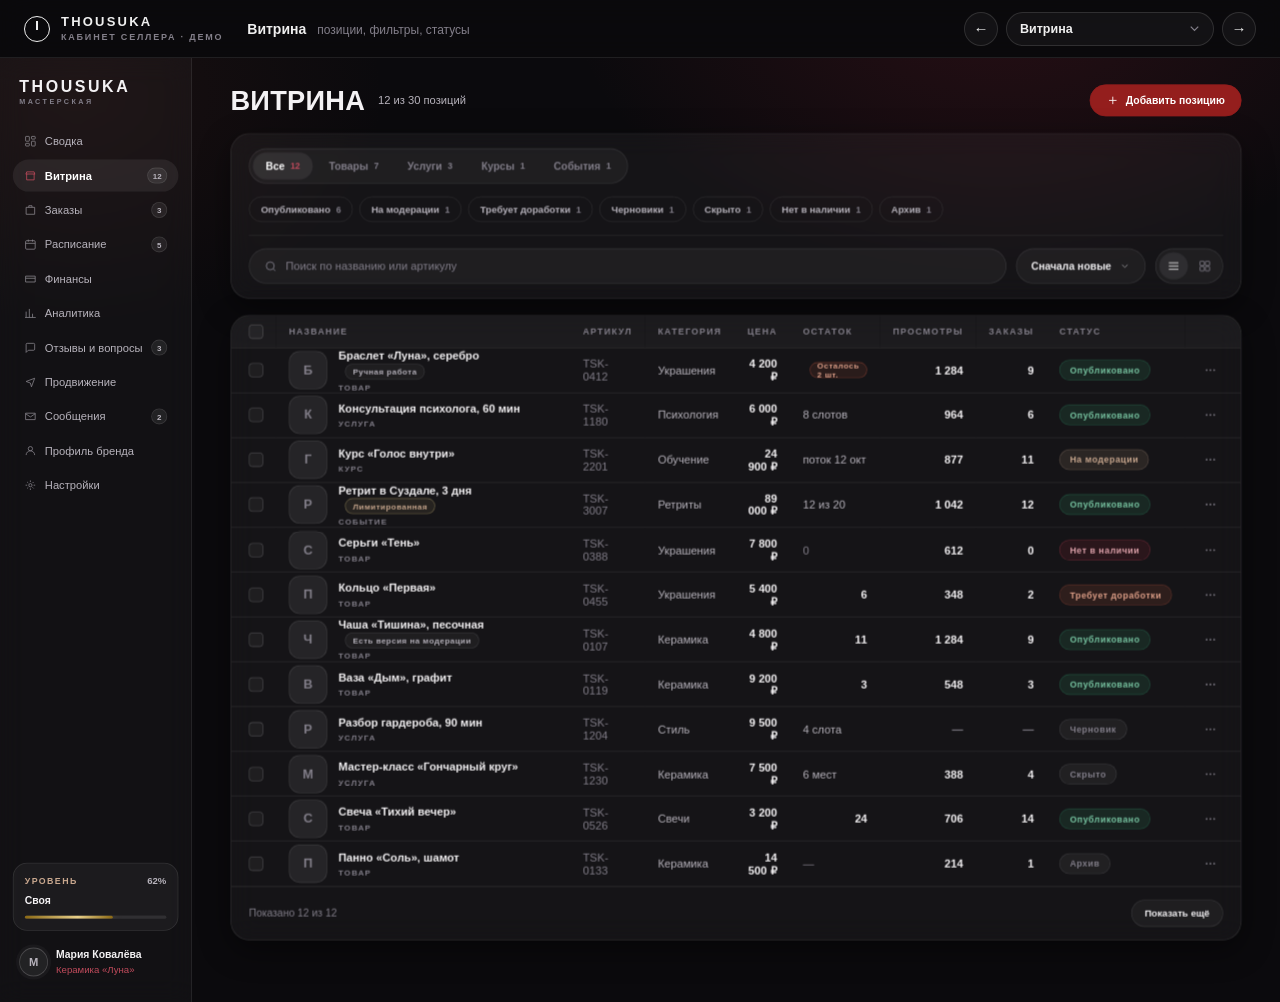
<file: vitrina.html>
<!DOCTYPE html>
<html lang="ru">
<head>
<meta charset="utf-8">
<title>Витрина · Кабинет селлера · Made by THOUSUKA</title>
<style>
:root{--bg:#0B0A0D;--glass:rgba(255,255,255,0.045);--glass-2:rgba(255,255,255,0.07);--glass-border:rgba(255,255,255,0.10);--glass-border-strong:rgba(255,255,255,0.18);--text-1:#F4F2F4;--text-2:#B7B3BC;--text-3:#837F8A;--crimson:#9D2235;--crimson-soft:#C04B5C;--crimson-tint:rgba(157,34,53,0.16);--cta:#941E1D;--cta-hover:#B0292A;--orange:#C75D45;--beige:#C9A88F;--gold:#E8D08A;--green:#3FB984;--font-ui:'Lato','Helvetica Neue',sans-serif;--r-card:24px;--r-btn:9999px;--shadow-card:0 12px 40px rgba(0,0,0,0.45);--ease:cubic-bezier(0.25,0.46,0.45,0.94);--t:200ms}
*{box-sizing:border-box}
body{margin:0;background:#08070a;font-family:var(--font-ui);color:var(--text-1);-webkit-font-smoothing:antialiased;text-rendering:optimizeLegibility}
a{color:inherit;text-decoration:none}a:hover{color:var(--text-1)}
button{font-family:inherit;cursor:pointer}
:focus-visible{outline:2px solid var(--crimson-soft);outline-offset:2px;border-radius:6px}
.desk{padding:48px;display:flex;flex-direction:column;align-items:center;gap:32px;min-width:min-content}
.stack{width:100%;display:flex;flex-direction:column;gap:12px}
.stack--d{width:1600px;max-width:none;margin:0 auto}.stack--d .frame{width:1600px;flex:none}
.stack--f{width:1360px;max-width:none;margin:0 auto}.stack--f .frame{width:1360px;flex:none}
.stack--m{width:390px;max-width:none;margin:0 auto}
.framelabel{font-size:11px;font-weight:700;letter-spacing:.16em;text-transform:uppercase;color:#4a464f}
.frame{position:relative;background:var(--bg);border:1px solid rgba(255,255,255,.07);border-radius:8px;overflow:hidden}
.frame::before{content:"";position:absolute;inset:0;pointer-events:none;background:radial-gradient(900px 600px at 78% -8%,rgba(157,34,53,0.20),transparent 60%),radial-gradient(700px 520px at 6% 4%,rgba(124,52,40,0.12),transparent 55%)}
/* type */
.display{font-weight:700;font-size:34px;line-height:42px;letter-spacing:.01em;margin:0;text-transform:uppercase}
.h2{font-weight:700;font-size:20px;line-height:28px;letter-spacing:-.01em;margin:0}
.body{font-size:14px;line-height:22px;color:var(--text-2)}
.sm{font-size:13px;line-height:19px}
.xs{font-size:12px;line-height:16px}
.eyebrow{font-size:11px;line-height:1;font-weight:700;letter-spacing:.16em;text-transform:uppercase;color:var(--text-3)}
.t2{color:var(--text-2)}.t3{color:var(--text-3)}.gold{color:var(--gold)}
.num{font-variant-numeric:tabular-nums;font-weight:700}
/* orb */
.orb{position:relative;display:grid;place-items:center;border-radius:50%;background:radial-gradient(120% 120% at 30% 22%,rgba(255,255,255,0.16),rgba(255,255,255,0.03) 42%,rgba(255,255,255,0.012) 70%),rgba(255,255,255,0.03);border:1px solid rgba(255,255,255,0.10);box-shadow:inset 0 1px 1px rgba(255,255,255,0.22),inset 0 -8px 18px rgba(0,0,0,0.45),0 6px 18px rgba(0,0,0,0.40);backdrop-filter:blur(14px);color:#fff;flex:none}
.orb::after{content:"";position:absolute;left:14%;right:24%;top:8%;height:36%;border-radius:50%;background:linear-gradient(180deg,rgba(255,255,255,0.28),rgba(255,255,255,0));filter:blur(2px);pointer-events:none}
.orb svg{position:relative;z-index:1;stroke-width:1.5;fill:none;stroke:currentColor}
.orb--lg{width:56px;height:56px}.orb--lg svg{width:24px;height:24px}
/* shell */
.app{position:relative;display:grid;grid-template-columns:240px 1fr;min-height:1180px}
.side{width:240px;background:rgba(255,255,255,.03);border-right:1px solid var(--glass-border);backdrop-filter:blur(16px);padding:24px 16px;display:flex;flex-direction:column;gap:24px}
.wordmark{padding:0 8px}
.wordmark b{display:block;font-weight:700;font-size:20px;letter-spacing:.16em}
.wordmark span{display:block;margin-top:3px;font-size:9px;font-weight:600;letter-spacing:.34em;text-transform:uppercase;color:var(--text-3)}
.mode{display:grid;grid-template-columns:1fr 1fr;gap:4px;background:var(--glass);border:1px solid var(--glass-border);border-radius:var(--r-btn);padding:4px}
.mode button{border:0;border-radius:var(--r-btn);background:transparent;color:var(--text-3);font-size:13px;font-weight:600;height:34px;transition:color var(--t) var(--ease),background var(--t) var(--ease)}
.mode button:hover{color:var(--text-2)}
.mode button.on{background:var(--cta);color:#fff;box-shadow:0 0 20px rgba(157,34,53,.38)}
.nav{display:flex;flex-direction:column;gap:3px}
.nav a{display:flex;align-items:center;gap:10px;height:40px;padding:0 14px;border-radius:var(--r-btn);font-size:14px;font-weight:500;color:var(--text-2);transition:color var(--t) var(--ease),background var(--t) var(--ease)}
.nav a:hover{background:var(--glass);color:var(--text-1)}
.nav a.on{background:var(--glass-2);color:#fff;font-weight:600}
.nav a svg{width:16px;height:16px;flex:none;opacity:.7;fill:none;stroke:currentColor;stroke-width:1.5}
.nav a.on svg{opacity:1;color:var(--crimson-soft)}
.nav .badge{margin-left:auto;min-width:20px;height:20px;padding:0 6px;display:grid;place-items:center;border-radius:var(--r-btn);background:var(--glass-2);border:1px solid var(--glass-border);font-size:10px;font-weight:700;color:var(--text-2);font-variant-numeric:tabular-nums}
.sidefoot{margin-top:auto;display:flex;flex-direction:column;gap:12px}
.levelmini{border:1px solid var(--glass-border);border-radius:18px;background:var(--glass);padding:14px}
.levelmini .row{display:flex;justify-content:space-between;align-items:baseline}
.bar{height:4px;border-radius:var(--r-btn);background:rgba(255,255,255,.09);overflow:hidden;margin-top:9px}
.bar i{display:block;height:100%;border-radius:var(--r-btn);background:linear-gradient(90deg,#8B6914,#E8D08A 60%,#8B6914);box-shadow:0 0 14px rgba(232,208,138,.30)}
.me{display:flex;align-items:center;gap:10px;padding:8px;border-radius:18px;transition:background var(--t) var(--ease)}
.me:hover{background:var(--glass)}
.av{width:36px;height:36px;border-radius:50%;flex:none;background:var(--glass-2);border:1px solid var(--glass-border-strong);box-shadow:0 0 0 4px rgba(255,255,255,.03);display:grid;place-items:center;font-weight:700;font-size:14px;color:var(--text-2)}
/* content */
.main{position:relative;width:100%;max-width:1400px;margin:0 auto;padding:32px 48px;display:flex;flex-direction:column;gap:20px}
.card{background:var(--glass);border:1px solid var(--glass-border);border-radius:var(--r-card);backdrop-filter:blur(16px);box-shadow:var(--shadow-card)}
.head{display:flex;align-items:center;gap:16px}
.link{font-size:13px;font-weight:500;color:var(--text-3);transition:color var(--t)}
.link:hover{color:var(--text-1)}
/* buttons */
.btn{display:inline-flex;align-items:center;gap:8px;height:40px;padding:0 20px;border-radius:var(--r-btn);border:1px solid var(--glass-border);background:var(--glass);color:var(--text-1);font-size:13px;font-weight:600;transition:border-color var(--t) var(--ease),background var(--t) var(--ease),box-shadow var(--t) var(--ease)}
.btn:hover{background:var(--glass-2);border-color:var(--glass-border-strong)}
.btn svg{width:16px;height:16px;fill:none;stroke:currentColor;stroke-width:1.6}
.btn--cta{background:var(--cta);border-color:var(--cta);color:#fff}
.btn--cta:hover{background:var(--cta-hover);border-color:var(--cta-hover);box-shadow:0 0 24px rgba(157,34,53,.5)}
.btn--gold{border-color:rgba(232,208,138,.38);color:var(--gold);background:rgba(232,208,138,.06)}
.btn--gold:hover{background:rgba(232,208,138,.12);border-color:rgba(232,208,138,.6)}
.btn--sm{height:34px;padding:0 16px;font-size:12px}
.btn--ghost{background:transparent;border-color:transparent;color:var(--text-2)}
.btn--ghost:hover{background:var(--glass);color:var(--text-1)}
/* filter bar */
.filters{padding:18px 22px;display:flex;flex-direction:column;gap:16px}
.tabs{display:flex;gap:4px;background:var(--glass);border:1px solid var(--glass-border);border-radius:var(--r-btn);padding:4px;align-self:flex-start}
.tabs button{border:0;background:transparent;border-radius:var(--r-btn);height:34px;padding:0 16px;font-size:13px;font-weight:600;color:var(--text-3);display:inline-flex;align-items:center;gap:7px;transition:color var(--t),background var(--t)}
.tabs button:hover{color:var(--text-2)}
.tabs button.on{background:var(--glass-2);color:#fff}
.tabs .c{font-size:11px;font-weight:700;color:var(--text-3);font-variant-numeric:tabular-nums}
.tabs button.on .c{color:var(--crimson-soft)}
.chips{display:flex;flex-wrap:wrap;gap:8px}
.fchip{display:inline-flex;align-items:center;gap:7px;height:32px;padding:0 14px;border-radius:var(--r-btn);border:1px solid var(--glass-border);background:transparent;color:var(--text-2);font-size:12px;font-weight:600;transition:border-color var(--t),background var(--t),color var(--t)}
.fchip:hover{background:var(--glass);color:var(--text-1)}
.fchip .c{font-size:11px;font-weight:700;color:var(--text-3);font-variant-numeric:tabular-nums}
.fchip.on{background:var(--glass-2);border-color:var(--glass-border-strong);color:#fff}
.fchip.on .c{color:var(--text-2)}
.fchip .x{opacity:.5;font-weight:400;display:none}
.fchip.on .x{display:inline}
.fchip--reset{color:var(--crimson-soft);border-style:dashed}
.fchip--reset:hover{color:#F0C3C9;border-color:rgba(192,75,92,.5)}
.vempty{display:flex;flex-direction:column;align-items:center;justify-content:center;gap:5px;padding:56px 24px;text-align:center}
.vempty svg{width:34px;height:34px;fill:none;stroke:rgba(255,255,255,.22);stroke-width:1.4;stroke-linecap:round;margin-bottom:6px}
.vempty b{font-size:15px;font-weight:700;color:var(--text-2)}
.vempty p{margin:0 0 12px;font-size:12.5px;line-height:18px;font-weight:300;color:var(--text-3);max-width:340px;text-wrap:pretty}
tr[hidden]{display:none}
.vempty[hidden],.tfoot[hidden],.fchip[hidden]{display:none}
.frow{display:flex;gap:12px;align-items:center;border-top:1px solid var(--glass-border);padding-top:16px}
.field{flex:1;display:flex;align-items:center;gap:10px;height:44px;padding:0 18px;border-radius:var(--r-btn);background:var(--glass);border:1px solid var(--glass-border);color:var(--text-3);font-size:14px}
.field svg{width:17px;height:17px;fill:none;stroke:currentColor;stroke-width:1.6;flex:none}
.field:hover{border-color:var(--glass-border-strong)}
.select{display:inline-flex;align-items:center;gap:10px;height:44px;padding:0 18px;border-radius:var(--r-btn);background:var(--glass);border:1px solid var(--glass-border);font-size:13px;font-weight:600;color:var(--text-1)}
.select svg{width:14px;height:14px;fill:none;stroke:currentColor;stroke-width:1.8;opacity:.6}
.vtoggle{display:flex;gap:3px;background:var(--glass);border:1px solid var(--glass-border);border-radius:var(--r-btn);padding:4px}
.vtoggle button{width:36px;height:34px;border:0;border-radius:var(--r-btn);background:transparent;color:var(--text-3);display:grid;place-items:center}
.vtoggle button svg{width:16px;height:16px;fill:none;stroke:currentColor;stroke-width:1.6}
.vtoggle button.on{background:var(--glass-2);color:#fff}
/* bulk bar */
.bulk{padding:14px 22px;display:flex;align-items:center;gap:12px;border-color:rgba(192,75,92,.30);background:linear-gradient(90deg,rgba(157,34,53,.16),rgba(157,34,53,.05))}
.bulk .cnt{font-size:15px;font-weight:700}
.bulk .acts{display:flex;gap:8px;margin-left:auto;align-items:center}
/* table */
.tbl{width:100%;border-collapse:collapse}
.tbl th{text-align:left;padding:0 16px;height:40px;background:rgba(255,255,255,.03);font-size:11px;font-weight:700;letter-spacing:.14em;text-transform:uppercase;color:var(--text-3);border-bottom:1px solid var(--glass-border);white-space:nowrap}
.tbl th:first-child{padding-left:22px}.tbl th:last-child{padding-right:22px}
.tbl td{padding:0 16px;height:56px;border-bottom:1px solid var(--glass-border);font-size:14px;vertical-align:middle}
.tbl td:first-child{padding-left:22px}.tbl td:last-child{padding-right:22px}
.tbl tr:last-child td{border-bottom:0}
.tbl tbody tr{transition:background var(--t) var(--ease)}
.tbl tbody tr:hover{background:rgba(255,255,255,.055)}
.tbl tbody tr.sel{background:rgba(157,34,53,.10)}
.tbl .r{text-align:right;font-variant-numeric:tabular-nums;font-weight:700}
.cb{width:18px;height:18px;border-radius:5px;border:1px solid var(--glass-border-strong);background:var(--glass);display:grid;place-items:center;flex:none}
.cb svg{width:11px;height:11px;fill:none;stroke:#fff;stroke-width:2.4;opacity:0}
.cb.on{background:var(--cta);border-color:var(--cta)}
.cb.on svg{opacity:1}
.thumb{width:48px;height:48px;border-radius:14px;background:var(--glass-2);border:1px solid var(--glass-border);display:grid;place-items:center;font-weight:700;font-size:16px;color:var(--text-3);flex:none}
.name{font-weight:600;font-size:14px;line-height:19px}
.tbadge{display:inline-block;margin-top:4px;font-size:10px;font-weight:700;letter-spacing:.14em;text-transform:uppercase;color:var(--text-3)}
.ibadge{display:inline-flex;align-items:center;height:20px;padding:0 9px;margin-left:8px;border-radius:var(--r-btn);border:1px solid var(--glass-border);background:var(--glass);font-size:10px;font-weight:700;letter-spacing:.06em;color:var(--text-2);vertical-align:middle}
.ibadge--warn{border-color:rgba(199,93,69,.34);background:rgba(199,93,69,.12);color:#DFA089}
.ibadge--gold{border-color:rgba(232,208,138,.30);background:rgba(232,208,138,.08);color:var(--beige)}
.st{display:inline-flex;align-items:center;height:26px;padding:0 12px;border-radius:var(--r-btn);font-size:11px;font-weight:700;letter-spacing:.06em;white-space:nowrap;border:1px solid transparent}
.st--ok{color:#79C5A2;background:rgba(63,185,132,.12);border-color:rgba(63,185,132,.22)}
.st--mod{color:var(--beige);background:rgba(201,168,143,.12);border-color:rgba(201,168,143,.24)}
.st--warn{color:#DFA089;background:rgba(199,93,69,.14);border-color:rgba(199,93,69,.28)}
.st--bad{color:#DFA3AC;background:var(--crimson-tint);border-color:rgba(192,75,92,.30)}
.st--mute{color:var(--text-3);background:rgba(255,255,255,.05);border-color:var(--glass-border)}
.more{width:32px;height:32px;border-radius:50%;border:1px solid transparent;background:transparent;color:var(--text-3);display:grid;place-items:center;transition:background var(--t),color var(--t)}
.more:hover{background:var(--glass-2);color:var(--text-1)}
.more svg{width:16px;height:16px;fill:currentColor}
.tfoot{display:flex;align-items:center;justify-content:space-between;padding:16px 22px;border-top:1px solid var(--glass-border)}
/* empty + limit */
.empty{padding:64px 40px;display:flex;flex-direction:column;align-items:center;text-align:center}
.empty svg.ill{width:180px;height:120px;fill:none;stroke:var(--text-1);stroke-width:1;opacity:.16}
.startcards{display:grid;grid-template-columns:repeat(4,1fr);gap:14px;width:100%;max-width:900px;margin-top:36px}
.start{padding:22px;border-radius:20px;border:1px solid var(--glass-border);background:var(--glass);text-align:left;display:flex;flex-direction:column;gap:10px;transition:transform var(--t) var(--ease),border-color var(--t) var(--ease)}
.start:hover{transform:translateY(-4px);border-color:var(--glass-border-strong)}
.limit{display:flex;align-items:center;gap:18px;padding:20px 24px;border-color:rgba(232,208,138,.24);background:linear-gradient(90deg,rgba(232,208,138,.09),rgba(232,208,138,.02))}
/* mobile */
.m{width:390px;height:844px;overflow-y:auto;scrollbar-width:none}
.m::-webkit-scrollbar{display:none}
.mtop{position:sticky;top:0;z-index:5;background:rgba(11,10,13,.78);backdrop-filter:blur(18px);border-bottom:1px solid var(--glass-border);padding:14px 16px;display:flex;flex-direction:column;gap:12px}
.mtop .r1{display:flex;align-items:center;gap:12px}
.mtabs{display:flex;gap:6px;overflow-x:auto;scrollbar-width:none;margin:0 -16px;padding:0 16px}
.mtabs::-webkit-scrollbar{display:none}
.mtabs button{flex:none;border:1px solid var(--glass-border);background:transparent;color:var(--text-2);border-radius:var(--r-btn);height:32px;padding:0 14px;font-size:12px;font-weight:600;white-space:nowrap}
.mtabs button.on{background:var(--glass-2);border-color:var(--glass-border-strong);color:#fff}
.mbody{position:relative;padding:16px;display:flex;flex-direction:column;gap:12px}
.mcard{display:flex;gap:12px;padding:14px;border-radius:20px;border:1px solid var(--glass-border);background:var(--glass);backdrop-filter:blur(16px)}
.mcard .thumb{width:64px;height:64px;border-radius:16px;font-size:18px}
.mrow{display:flex;align-items:center;gap:8px;margin-top:8px;flex-wrap:wrap}
.sheet{position:absolute;left:0;right:0;bottom:0;background:rgba(16,14,19,.96);backdrop-filter:blur(24px);border-top:1px solid var(--glass-border-strong);border-radius:28px 28px 0 0;padding:10px 16px 24px;box-shadow:0 -20px 60px rgba(0,0,0,.6)}
.grabber{width:40px;height:4px;border-radius:2px;background:rgba(255,255,255,.18);margin:0 auto 16px}
.scrim{position:absolute;inset:0;background:rgba(0,0,0,.55);backdrop-filter:blur(2px)}
.mbulk{position:sticky;bottom:0;z-index:5;display:flex;align-items:center;gap:10px;padding:14px 16px;background:rgba(29,12,16,.92);backdrop-filter:blur(18px);border-top:1px solid rgba(192,75,92,.30)}
.tabbar{position:sticky;bottom:0;z-index:5;display:grid;grid-template-columns:repeat(5,1fr);background:rgba(11,10,13,.80);backdrop-filter:blur(18px);border-top:1px solid var(--glass-border);padding:9px 4px 12px}
.tab{display:flex;flex-direction:column;align-items:center;gap:5px;font-size:10px;font-weight:600;color:var(--text-3);padding:2px 0}
.tab svg{width:20px;height:20px;fill:none;stroke:currentColor;stroke-width:1.5}
.tab.on{color:#fff}.tab.on svg{color:var(--crimson-soft)}
</style>
<link rel="stylesheet" href="demo.css">
</head>
<body class="dm">
<div class="dm-bar">
  <a class="dm-home" href="index.html"><span class="dm-mark"><i></i></span><span><b>THOUSUKA</b><span>Кабинет селлера · демо</span></span></a>
  <div class="dm-now"><b>Витрина</b><span>позиции, фильтры, статусы</span></div>
  <div class="dm-nav">
    <a class="dm-btn" href="svodka.html" title="Предыдущий экран">←</a>
    <select class="dm-sel" onchange="location.href=this.value"><option value="svodka.html">Сводка</option><option value="vitrina.html" selected>Витрина</option><option value="novaya-poziciya.html">Новая позиция · доставка</option><option value="zakazy.html">Заказы</option><option value="zakaz-1043.html">Заказ №1043</option><option value="raspisanie.html">Расписание</option><option value="finansy.html">Финансы</option><option value="analitika.html">Аналитика</option><option value="otzyvy.html">Отзывы и вопросы</option><option value="prodvizhenie.html">Продвижение</option><option value="soobscheniya.html">Сообщения</option><option value="profil.html">Профиль бренда</option><option value="nastroyki.html">Настройки</option></select>
    <a class="dm-btn" href="novaya-poziciya.html" title="Следующий экран">→</a>
  </div>
</div>
<div class="dm-stage"><div class="frame" style="width:1600px"><div class="app">

  <aside class="side">
    <div class="wordmark"><b>THOUSUKA</b><span>Мастерская</span></div>
    <nav class="nav"><a href="svodka.html"><svg viewBox="0 0 24 24"><rect x="3" y="3" width="7" height="9" rx="1"></rect><rect x="14" y="3" width="7" height="5" rx="1"></rect><rect x="14" y="12" width="7" height="9" rx="1"></rect><rect x="3" y="16" width="7" height="5" rx="1"></rect></svg>Сводка</a><a href="vitrina.html" class="on"><svg viewBox="0 0 24 24"><path d="M3 9h18M4 9l1-4h14l1 4M5 9v11h14V9"></path></svg>Витрина<span class="badge">12</span></a><a href="zakazy.html"><svg viewBox="0 0 24 24"><path d="M4 7h16v13H4zM9 7V4h6v3"></path></svg>Заказы<span class="badge">3</span></a><a href="raspisanie.html"><svg viewBox="0 0 24 24"><rect x="3" y="5" width="18" height="16" rx="2"></rect><path d="M3 10h18M8 3v4M16 3v4"></path></svg>Расписание<span class="badge">5</span></a><a href="finansy.html"><svg viewBox="0 0 24 24"><path d="M3 7h18v11H3zM3 11h18"></path></svg>Финансы</a><a href="analitika.html"><svg viewBox="0 0 24 24"><path d="M4 20V9M10 20V4M16 20v-7M22 20H2"></path></svg>Аналитика</a><a href="otzyvy.html"><svg viewBox="0 0 24 24"><path d="M20 15a2 2 0 0 1-2 2H8l-4 4V6a2 2 0 0 1 2-2h12a2 2 0 0 1 2 2z"></path></svg>Отзывы и вопросы<span class="badge">3</span></a><a href="prodvizhenie.html"><svg viewBox="0 0 24 24"><path d="M4 11l16-6-6 16-2-7z"></path></svg>Продвижение</a><a href="soobscheniya.html"><svg viewBox="0 0 24 24"><path d="M3 6h18v12H3z"></path><path d="M3 7l9 6 9-6"></path></svg>Сообщения<span class="badge">2</span></a><a href="profil.html"><svg viewBox="0 0 24 24"><path d="M4 20a8 8 0 0 1 16 0"></path><circle cx="12" cy="8" r="4"></circle></svg>Профиль бренда</a><a href="nastroyki.html"><svg viewBox="0 0 24 24"><circle cx="12" cy="12" r="3"></circle><path d="M12 3v3M12 18v3M3 12h3M18 12h3M6 6l2 2M16 16l2 2M18 6l-2 2M8 16l-2 2"></path></svg>Настройки</a></nav>
    <div class="sidefoot">
      <div class="levelmini">
        <div class="row"><span class="eyebrow" style="color:var(--beige)">Уровень</span><span class="xs num t2">62%</span></div>
        <div class="sm" style="margin-top:7px;font-weight:700">Своя</div>
        <div class="bar"><i style="width:62%"></i></div>
      </div>
      <div class="me"><div class="av">М</div><div style="min-width:0"><div class="sm" style="font-weight:700">Мария Ковалёва</div><div class="xs" style="color:var(--crimson-soft);font-weight:500;margin-top:2px">Керамика «Луна»</div></div></div>
    </div>
  </aside>

  <main class="main">
    <div class="head">
      <h1 class="display">Витрина</h1>
      <span class="body num" style="font-weight:400" data-head>12 из 30 позиций</span>
      <a class="btn btn--cta" href="novaya-poziciya.html" style="margin-left:auto"><svg viewBox="0 0 24 24"><path d="M12 5v14M5 12h14"></path></svg>Добавить позицию</a>
    </div>

    <section class="card filters">
      <div class="tabs" data-tabs>
        <button class="on" data-type="all">Все<span class="c">12</span></button>
        <button data-type="tovar">Товары<span class="c">7</span></button>
        <button data-type="usluga">Услуги<span class="c">3</span></button>
        <button data-type="kurs">Курсы<span class="c">1</span></button>
        <button data-type="sobytie">События<span class="c">1</span></button>
      </div>
      <div class="chips" data-chips>
        <button class="fchip" data-st="pub">Опубликовано<span class="c">6</span><span class="x">×</span></button>
        <button class="fchip" data-st="mod">На модерации<span class="c">1</span><span class="x">×</span></button>
        <button class="fchip" data-st="fix">Требует доработки<span class="c">1</span><span class="x">×</span></button>
        <button class="fchip" data-st="draft">Черновики<span class="c">1</span><span class="x">×</span></button>
        <button class="fchip" data-st="hidden">Скрыто<span class="c">1</span><span class="x">×</span></button>
        <button class="fchip" data-st="oos">Нет в наличии<span class="c">1</span><span class="x">×</span></button>
        <button class="fchip" data-st="arch">Архив<span class="c">1</span><span class="x">×</span></button>
        <button class="fchip fchip--reset" data-reset hidden>Сбросить фильтры</button>
      </div>
      <div class="frow">
        <div class="field"><svg viewBox="0 0 24 24"><circle cx="11" cy="11" r="7"></circle><path d="M20 20l-3.5-3.5"></path></svg>Поиск по названию или артикулу</div>
        <button class="select">Сначала новые<svg viewBox="0 0 24 24"><path d="M6 9l6 6 6-6"></path></svg></button>
        <div class="vtoggle">
          <button class="on" title="Таблица"><svg viewBox="0 0 24 24"><path d="M3 6h18M3 12h18M3 18h18"></path></svg></button>
          <button title="Плитка"><svg viewBox="0 0 24 24"><rect x="3" y="3" width="8" height="8" rx="1"></rect><rect x="13" y="3" width="8" height="8" rx="1"></rect><rect x="3" y="13" width="8" height="8" rx="1"></rect><rect x="13" y="13" width="8" height="8" rx="1"></rect></svg></button>
        </div>
      </div>
    </section>

    <section class="card" style="overflow:hidden">
      <table class="tbl">
        <thead><tr>
          <th style="width:44px"><span class="cb"><svg viewBox="0 0 24 24"><path d="M4 12l6 6L20 6"></path></svg></span></th>
          <th style="width:34%">Название</th><th>Артикул</th><th>Категория</th><th class="r">Цена</th><th>Остаток</th><th class="r">Просмотры</th><th class="r">Заказы</th><th>Статус</th><th style="width:52px"></th>
        </tr></thead>
        <tbody data-rows>
<tr data-type="tovar" data-st="pub">
<td><span class="cb"><svg viewBox="0 0 24 24"><path d="M4 12l6 6L20 6"></path></svg></span></td>
<td><div style="display:flex;align-items:center;gap:14px"><div class="thumb">Б</div><div><div class="name">Браслет «Луна», серебро<span class="ibadge">Ручная работа</span></div><span class="tbadge">Товар</span></div></div></td>
<td class="t3 num" style="font-weight:400">TSK-0412</td><td class="t2">Украшения</td><td class="r">4 200 ₽</td>
<td><span class="ibadge ibadge--warn">Осталось 2 шт.</span></td>
<td class="r">1 284</td><td class="r">9</td><td><span class="st st--ok">Опубликовано</span></td>
<td><button class="more"><svg viewBox="0 0 24 24"><circle cx="5" cy="12" r="1.7"></circle><circle cx="12" cy="12" r="1.7"></circle><circle cx="19" cy="12" r="1.7"></circle></svg></button></td>
</tr>
<tr data-type="usluga" data-st="pub">
<td><span class="cb"><svg viewBox="0 0 24 24"><path d="M4 12l6 6L20 6"></path></svg></span></td>
<td><div style="display:flex;align-items:center;gap:14px"><div class="thumb">К</div><div><div class="name">Консультация психолога, 60 мин</div><span class="tbadge">Услуга</span></div></div></td>
<td class="t3 num" style="font-weight:400">TSK-1180</td><td class="t2">Психология</td><td class="r">6 000 ₽</td>
<td><span class="t2 num" style="font-weight:400">8 слотов</span></td>
<td class="r">964</td><td class="r">6</td><td><span class="st st--ok">Опубликовано</span></td>
<td><button class="more"><svg viewBox="0 0 24 24"><circle cx="5" cy="12" r="1.7"></circle><circle cx="12" cy="12" r="1.7"></circle><circle cx="19" cy="12" r="1.7"></circle></svg></button></td>
</tr>
<tr data-type="kurs" data-st="mod">
<td><span class="cb"><svg viewBox="0 0 24 24"><path d="M4 12l6 6L20 6"></path></svg></span></td>
<td><div style="display:flex;align-items:center;gap:14px"><div class="thumb">Г</div><div><div class="name">Курс «Голос внутри»</div><span class="tbadge">Курс</span></div></div></td>
<td class="t3 num" style="font-weight:400">TSK-2201</td><td class="t2">Обучение</td><td class="r">24 900 ₽</td>
<td><span class="t2 num" style="font-weight:400">поток 12 окт</span></td>
<td class="r">877</td><td class="r">11</td><td><span class="st st--mod">На модерации</span></td>
<td><button class="more"><svg viewBox="0 0 24 24"><circle cx="5" cy="12" r="1.7"></circle><circle cx="12" cy="12" r="1.7"></circle><circle cx="19" cy="12" r="1.7"></circle></svg></button></td>
</tr>
<tr data-type="sobytie" data-st="pub">
<td><span class="cb"><svg viewBox="0 0 24 24"><path d="M4 12l6 6L20 6"></path></svg></span></td>
<td><div style="display:flex;align-items:center;gap:14px"><div class="thumb">Р</div><div><div class="name">Ретрит в Суздале, 3 дня<span class="ibadge ibadge--gold">Лимитированная</span></div><span class="tbadge">Событие</span></div></div></td>
<td class="t3 num" style="font-weight:400">TSK-3007</td><td class="t2">Ретриты</td><td class="r">89 000 ₽</td>
<td><span class="t2 num" style="font-weight:400">12 из 20</span></td>
<td class="r">1 042</td><td class="r">12</td><td><span class="st st--ok">Опубликовано</span></td>
<td><button class="more"><svg viewBox="0 0 24 24"><circle cx="5" cy="12" r="1.7"></circle><circle cx="12" cy="12" r="1.7"></circle><circle cx="19" cy="12" r="1.7"></circle></svg></button></td>
</tr>
<tr data-type="tovar" data-st="oos">
<td><span class="cb"><svg viewBox="0 0 24 24"><path d="M4 12l6 6L20 6"></path></svg></span></td>
<td><div style="display:flex;align-items:center;gap:14px"><div class="thumb">С</div><div><div class="name">Серьги «Тень»</div><span class="tbadge">Товар</span></div></div></td>
<td class="t3 num" style="font-weight:400">TSK-0388</td><td class="t2">Украшения</td><td class="r">7 800 ₽</td>
<td><span class="t3">0</span></td>
<td class="r">612</td><td class="r">0</td><td><span class="st st--bad">Нет в наличии</span></td>
<td><button class="more"><svg viewBox="0 0 24 24"><circle cx="5" cy="12" r="1.7"></circle><circle cx="12" cy="12" r="1.7"></circle><circle cx="19" cy="12" r="1.7"></circle></svg></button></td>
</tr>
<tr data-type="tovar" data-st="fix">
<td><span class="cb"><svg viewBox="0 0 24 24"><path d="M4 12l6 6L20 6"></path></svg></span></td>
<td><div style="display:flex;align-items:center;gap:14px"><div class="thumb">П</div><div><div class="name">Кольцо «Первая»</div><span class="tbadge">Товар</span></div></div></td>
<td class="t3 num" style="font-weight:400">TSK-0455</td><td class="t2">Украшения</td><td class="r">5 400 ₽</td>
<td class="r">6</td>
<td class="r">348</td><td class="r">2</td><td><span class="st st--warn">Требует доработки</span></td>
<td><button class="more"><svg viewBox="0 0 24 24"><circle cx="5" cy="12" r="1.7"></circle><circle cx="12" cy="12" r="1.7"></circle><circle cx="19" cy="12" r="1.7"></circle></svg></button></td>
</tr>
<tr data-type="tovar" data-st="pub">
<td><span class="cb"><svg viewBox="0 0 24 24"><path d="M4 12l6 6L20 6"></path></svg></span></td>
<td><div style="display:flex;align-items:center;gap:14px"><div class="thumb">Ч</div><div><div class="name">Чаша «Тишина», песочная<span class="ibadge">Есть версия на модерации</span></div><span class="tbadge">Товар</span></div></div></td>
<td class="t3 num" style="font-weight:400">TSK-0107</td><td class="t2">Керамика</td><td class="r">4 800 ₽</td>
<td class="r">11</td>
<td class="r">1 284</td><td class="r">9</td><td><span class="st st--ok">Опубликовано</span></td>
<td><button class="more"><svg viewBox="0 0 24 24"><circle cx="5" cy="12" r="1.7"></circle><circle cx="12" cy="12" r="1.7"></circle><circle cx="19" cy="12" r="1.7"></circle></svg></button></td>
</tr>
<tr data-type="tovar" data-st="pub">
<td><span class="cb"><svg viewBox="0 0 24 24"><path d="M4 12l6 6L20 6"></path></svg></span></td>
<td><div style="display:flex;align-items:center;gap:14px"><div class="thumb">В</div><div><div class="name">Ваза «Дым», графит</div><span class="tbadge">Товар</span></div></div></td>
<td class="t3 num" style="font-weight:400">TSK-0119</td><td class="t2">Керамика</td><td class="r">9 200 ₽</td>
<td class="r">3</td>
<td class="r">548</td><td class="r">3</td><td><span class="st st--ok">Опубликовано</span></td>
<td><button class="more"><svg viewBox="0 0 24 24"><circle cx="5" cy="12" r="1.7"></circle><circle cx="12" cy="12" r="1.7"></circle><circle cx="19" cy="12" r="1.7"></circle></svg></button></td>
</tr>
<tr data-type="usluga" data-st="draft">
<td><span class="cb"><svg viewBox="0 0 24 24"><path d="M4 12l6 6L20 6"></path></svg></span></td>
<td><div style="display:flex;align-items:center;gap:14px"><div class="thumb">Р</div><div><div class="name">Разбор гардероба, 90 мин</div><span class="tbadge">Услуга</span></div></div></td>
<td class="t3 num" style="font-weight:400">TSK-1204</td><td class="t2">Стиль</td><td class="r">9 500 ₽</td>
<td><span class="t2 num" style="font-weight:400">4 слота</span></td>
<td class="r t3">—</td><td class="r t3">—</td><td><span class="st st--mute">Черновик</span></td>
<td><button class="more"><svg viewBox="0 0 24 24"><circle cx="5" cy="12" r="1.7"></circle><circle cx="12" cy="12" r="1.7"></circle><circle cx="19" cy="12" r="1.7"></circle></svg></button></td>
</tr>
<tr data-type="usluga" data-st="hidden">
<td><span class="cb"><svg viewBox="0 0 24 24"><path d="M4 12l6 6L20 6"></path></svg></span></td>
<td><div style="display:flex;align-items:center;gap:14px"><div class="thumb">М</div><div><div class="name">Мастер-класс «Гончарный круг»</div><span class="tbadge">Услуга</span></div></div></td>
<td class="t3 num" style="font-weight:400">TSK-1230</td><td class="t2">Керамика</td><td class="r">7 500 ₽</td>
<td><span class="t2 num" style="font-weight:400">6 мест</span></td>
<td class="r">388</td><td class="r">4</td><td><span class="st st--mute">Скрыто</span></td>
<td><button class="more"><svg viewBox="0 0 24 24"><circle cx="5" cy="12" r="1.7"></circle><circle cx="12" cy="12" r="1.7"></circle><circle cx="19" cy="12" r="1.7"></circle></svg></button></td>
</tr>
<tr data-type="tovar" data-st="pub">
<td><span class="cb"><svg viewBox="0 0 24 24"><path d="M4 12l6 6L20 6"></path></svg></span></td>
<td><div style="display:flex;align-items:center;gap:14px"><div class="thumb">С</div><div><div class="name">Свеча «Тихий вечер»</div><span class="tbadge">Товар</span></div></div></td>
<td class="t3 num" style="font-weight:400">TSK-0526</td><td class="t2">Свечи</td><td class="r">3 200 ₽</td>
<td class="r">24</td>
<td class="r">706</td><td class="r">14</td><td><span class="st st--ok">Опубликовано</span></td>
<td><button class="more"><svg viewBox="0 0 24 24"><circle cx="5" cy="12" r="1.7"></circle><circle cx="12" cy="12" r="1.7"></circle><circle cx="19" cy="12" r="1.7"></circle></svg></button></td>
</tr>
<tr data-type="tovar" data-st="arch">
<td><span class="cb"><svg viewBox="0 0 24 24"><path d="M4 12l6 6L20 6"></path></svg></span></td>
<td><div style="display:flex;align-items:center;gap:14px"><div class="thumb">П</div><div><div class="name">Панно «Соль», шамот</div><span class="tbadge">Товар</span></div></div></td>
<td class="t3 num" style="font-weight:400">TSK-0133</td><td class="t2">Керамика</td><td class="r">14 500 ₽</td>
<td><span class="t3">—</span></td>
<td class="r">214</td><td class="r">1</td><td><span class="st st--mute">Архив</span></td>
<td><button class="more"><svg viewBox="0 0 24 24"><circle cx="5" cy="12" r="1.7"></circle><circle cx="12" cy="12" r="1.7"></circle><circle cx="19" cy="12" r="1.7"></circle></svg></button></td>
</tr>
        </tbody>
      </table>
      <div class="vempty" data-empty hidden><svg viewBox="0 0 24 24"><circle cx="11" cy="11" r="7"/><path d="M20 20l-4.3-4.3"/></svg><b>Ничего не найдено</b><p>Под выбранные фильтры не подходит ни одна позиция. Сбрось статус или выбери другой тип.</p><button class="btn btn--sm" data-reset2>Сбросить фильтры</button></div>
      <div class="tfoot"><span class="sm t3" data-count></span><button class="btn btn--sm">Показать ещё</button></div>
    </section>
  </main>
</div></div></div>
<script src="demo.js"></script>
<script>
(function(){
var tabs=document.querySelector('[data-tabs]'),chips=document.querySelector('[data-chips]'),tb=document.querySelector('[data-rows]');
if(!tabs||!tb)return;
var type='all',sts=[];
function apply(){
  var n=0;
  Array.prototype.forEach.call(tb.rows,function(r){
    var ok=(type==='all'||r.dataset.type===type)&&(!sts.length||sts.indexOf(r.dataset.st)>-1);
    r.hidden=!ok; if(ok)n++;
  });
  document.querySelector('[data-count]').textContent='Показано '+n+' из '+tb.rows.length;
  document.querySelector('[data-head]').textContent=(n<tb.rows.length?'Найдено '+n+' · ':'')+'12 из 30 позиций';
  document.querySelector('[data-empty]').hidden=n>0;
  document.querySelector('.tfoot').hidden=n===0;
  document.querySelector('[data-reset]').hidden=(type==='all'&&!sts.length);
}
tabs.addEventListener('click',function(e){var b=e.target.closest('[data-type]');if(!b)return;
  type=b.dataset.type;Array.prototype.forEach.call(tabs.children,function(x){x.classList.toggle('on',x===b)});apply();});
chips.addEventListener('click',function(e){
  if(e.target.closest('[data-reset]')){type='all';sts=[];Array.prototype.forEach.call(tabs.children,function(x,i){x.classList.toggle('on',i===0)});chips.querySelectorAll('.fchip').forEach(function(c){c.classList.remove('on')});apply();return;}
  var b=e.target.closest('[data-st]');if(!b)return;
  var k=b.dataset.st,i=sts.indexOf(k);
  if(i>-1){sts.splice(i,1);b.classList.remove('on');}else{sts.push(k);b.classList.add('on');}
  apply();});
document.addEventListener('click',function(e){if(e.target.closest('[data-reset2]'))chips.querySelector('[data-reset]').click();});
apply();
})();
</script>
</body>
</html>
</file>
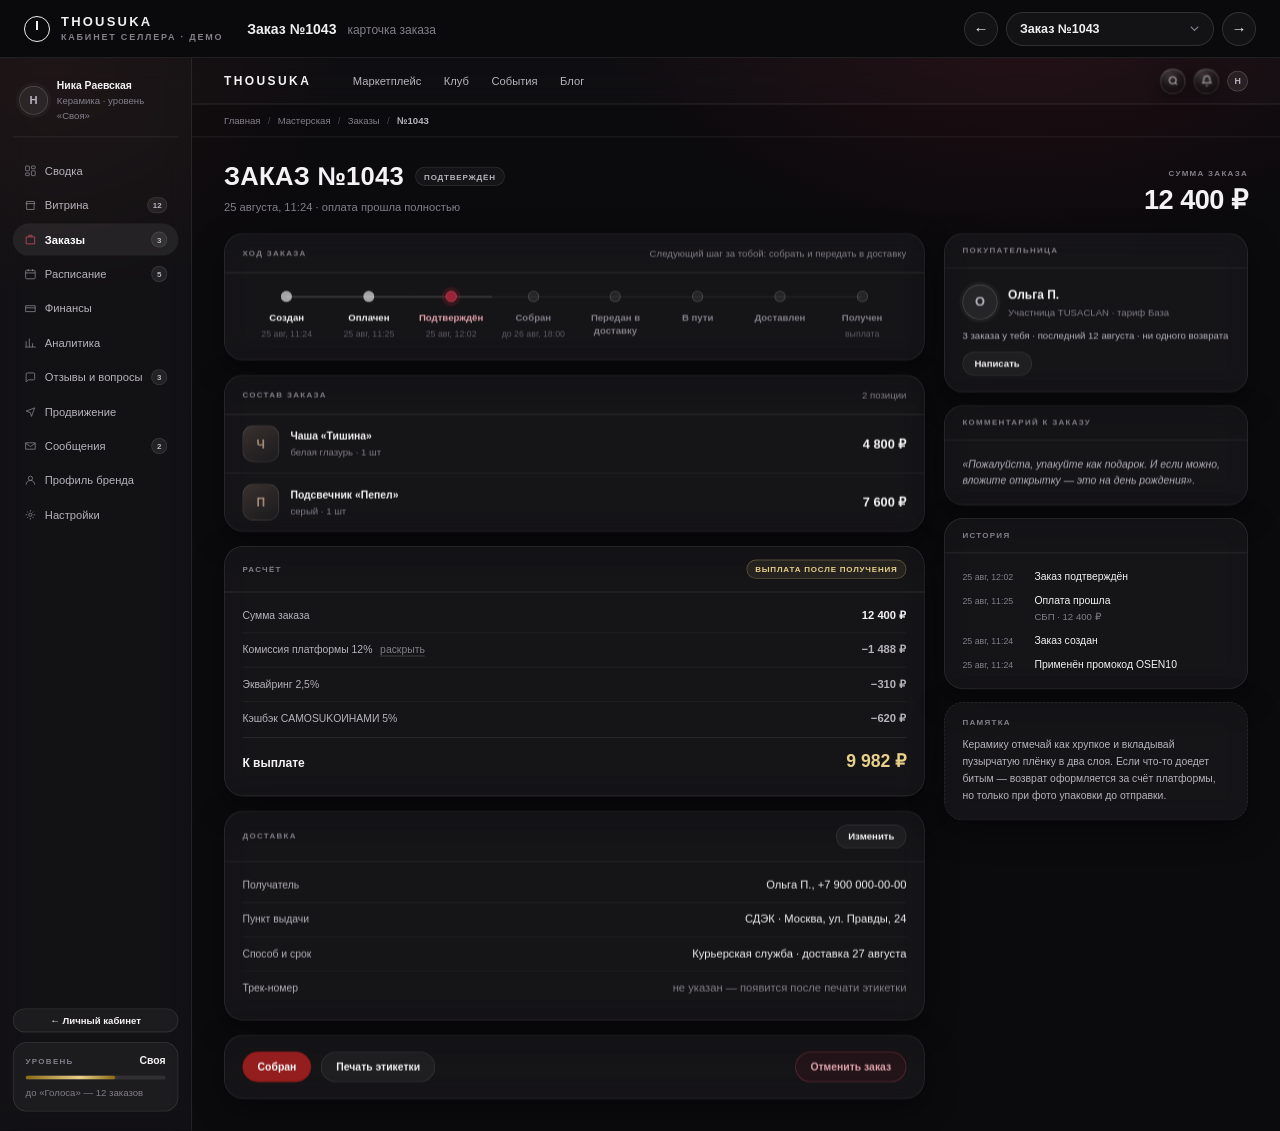
<file: zakaz-1043.html>
<!DOCTYPE html>
<html lang="ru">
<head>
<meta charset="utf-8">
<title>Заказ №1043 · Кабинет селлера · Made by THOUSUKA</title>
<style>
:root{--bg:#0B0A0D;--glass:rgba(255,255,255,0.045);--glass-2:rgba(255,255,255,0.07);--glass-border:rgba(255,255,255,0.10);--glass-border-strong:rgba(255,255,255,0.18);--text-1:#F4F2F4;--text-2:#B7B3BC;--text-3:#837F8A;--crimson:#9D2235;--crimson-soft:#C04B5C;--crimson-tint:rgba(157,34,53,0.16);--cta:#941E1D;--cta-hover:#B0292A;--beige:#C9A88F;--gold:#E8D08A;--green:#3FB984;--font-ui:'Lato','Helvetica Neue',sans-serif;--r-card:24px;--r-btn:9999px;--shadow-card:0 12px 40px rgba(0,0,0,0.45);--ease:cubic-bezier(0.25,0.46,0.45,0.94);--t:200ms}
*{box-sizing:border-box}
body{margin:0;background:#08070a;font-family:var(--font-ui);color:var(--text-1);-webkit-font-smoothing:antialiased}
a{color:inherit;text-decoration:none}a:hover{color:var(--crimson-soft)}
button{font-family:inherit;cursor:pointer}
:focus-visible{outline:2px solid var(--crimson-soft);outline-offset:2px;border-radius:6px}
.desk{padding:56px 48px 80px;display:flex;flex-direction:column;gap:44px;align-items:flex-start;min-width:max-content}
.deskhead{width:1600px;display:flex;align-items:flex-end;justify-content:space-between;gap:32px;border-bottom:1px solid var(--glass-border);padding-bottom:22px}
.deskhead h1{margin:0;font-size:26px;line-height:32px;font-weight:700;letter-spacing:.02em;text-transform:uppercase}
.deskhead p{margin:8px 0 0;font-size:14px;line-height:20px;color:var(--text-3);max-width:680px}
.legend{display:flex;gap:20px;flex:none}
.legend div{display:flex;align-items:center;gap:8px;font-size:12px;color:var(--text-3)}
.legend i{width:8px;height:8px;border-radius:50%;display:block}
.wrap{display:flex;flex-direction:column;gap:12px}
.lbl{display:flex;align-items:baseline;gap:10px}
.lbl b{font-size:11px;font-weight:700;letter-spacing:.16em;text-transform:uppercase;color:var(--text-2)}
.lbl span{font-size:11px;color:#4a464f;letter-spacing:.04em}
.lbl a{color:var(--crimson-soft);border-bottom:1px solid rgba(192,75,92,.35)}
.lbl a:hover{color:#DFA3AC;border-color:#DFA3AC}
.frame{position:relative;width:1600px;background:var(--bg);border:1px solid rgba(255,255,255,.08);border-radius:10px;overflow:hidden}
.frame::before{content:"";position:absolute;inset:0;z-index:0;pointer-events:none;background:radial-gradient(880px 560px at 80% -8%,rgba(157,34,53,0.18),transparent 62%),radial-gradient(640px 480px at 4% 2%,rgba(124,52,40,0.11),transparent 56%)}
.app{position:relative;z-index:1;display:grid;grid-template-columns:240px 1fr;align-items:stretch}
/* sidebar */
.side{width:240px;background:rgba(255,255,255,.03);border-right:1px solid var(--glass-border);backdrop-filter:blur(16px);padding:24px 16px;display:flex;flex-direction:column;gap:22px}
.wordmark{padding:0 8px}
.wordmark b{display:block;font-weight:700;font-size:19px;letter-spacing:.16em}
.wordmark span{display:block;margin-top:3px;font-size:9px;font-weight:700;letter-spacing:.34em;text-transform:uppercase;color:var(--text-3)}
.nav{display:flex;flex-direction:column;gap:3px}
.nav a{display:flex;align-items:center;gap:10px;height:40px;padding:0 14px;border-radius:var(--r-btn);font-size:14px;font-weight:500;color:var(--text-2);transition:color var(--t) var(--ease),background var(--t) var(--ease)}
.nav a:hover{background:var(--glass);color:var(--text-1)}
.nav a.on{background:var(--glass-2);color:#fff;font-weight:700}
.nav a svg{width:16px;height:16px;flex:none;opacity:.7;fill:none;stroke:currentColor;stroke-width:1.5}
.nav a.on svg{opacity:1;color:var(--crimson-soft)}
.nav .badge{margin-left:auto;min-width:20px;height:20px;padding:0 6px;display:grid;place-items:center;border-radius:var(--r-btn);background:var(--glass-2);border:1px solid var(--glass-border);font-size:10px;font-weight:700;color:var(--text-2);font-variant-numeric:tabular-nums}
.sidefoot{margin-top:auto;display:flex;flex-direction:column;gap:12px}
.mode{display:grid;grid-template-columns:1fr 1fr;gap:4px;background:var(--glass);border:1px solid var(--glass-border);border-radius:var(--r-btn);padding:4px}
.mode button{border:0;border-radius:var(--r-btn);background:transparent;color:var(--text-3);font-size:13px;font-weight:700;height:34px;transition:color var(--t),background var(--t)}
.mode button.on{background:var(--cta);color:#fff;box-shadow:0 0 20px rgba(157,34,53,.38)}
.me{display:flex;align-items:center;gap:10px;padding:8px;border-radius:18px;transition:background var(--t) var(--ease)}
.me:hover{background:var(--glass)}
/* topbar + content */
.top{display:flex;align-items:center;gap:16px;padding:18px 40px;border-bottom:1px solid var(--glass-border);background:rgba(255,255,255,.02);backdrop-filter:blur(14px)}
.top .sp{margin-left:auto;display:flex;align-items:center;gap:12px}
.main{width:100%;margin:0 auto;padding:30px 40px 40px;display:flex;flex-direction:column;gap:22px}
.split{display:grid;grid-template-columns:minmax(0,1fr) 340px;gap:24px;align-items:start}
.split--wide{grid-template-columns:minmax(0,1fr) 380px}
.col{display:flex;flex-direction:column;gap:18px;min-width:0}
.rail{display:flex;flex-direction:column;gap:16px}
.phead{display:flex;align-items:flex-end;justify-content:space-between;gap:24px}
/* type */
.display{margin:0;font-size:32px;line-height:38px;font-weight:700;letter-spacing:.01em;text-transform:uppercase}
.h2{margin:0;font-size:20px;line-height:26px;font-weight:700}
.h3{margin:0;font-size:15px;line-height:21px;font-weight:700}
.body{font-size:14px;line-height:21px;color:var(--text-2)}
.sm{font-size:13px;line-height:18px}
.xs{font-size:12px;line-height:16px}
.eyebrow{font-size:10px;line-height:1;font-weight:700;letter-spacing:.16em;text-transform:uppercase;color:var(--text-3)}
.stat{font-weight:700;font-size:34px;line-height:40px;letter-spacing:-.02em;font-variant-numeric:tabular-nums}
.num{font-weight:700;font-variant-numeric:tabular-nums}
.t2{color:var(--text-2)}.t3{color:var(--text-3)}.gold{color:var(--gold)}.up{color:var(--green)}.crim{color:var(--crimson-soft)}
/* surfaces */
.card{background:var(--glass);border:1px solid var(--glass-border);border-radius:var(--r-card);backdrop-filter:blur(16px);box-shadow:var(--shadow-card)}
.pad{padding:20px 22px}
.card__h{display:flex;align-items:center;justify-content:space-between;gap:16px;padding:16px 22px;border-bottom:1px solid var(--glass-border)}
.stackv{display:flex;flex-direction:column;gap:12px}
.rows{display:flex;flex-direction:column}
.row{display:flex;align-items:center;justify-content:space-between;gap:14px;padding:13px 22px;border-bottom:1px solid var(--glass-border)}
.row:last-child{border-bottom:0}
.urgent{box-shadow:inset 2px 0 0 var(--crimson-soft),var(--shadow-card);background:rgba(157,34,53,.08);border-color:rgba(192,75,92,.24)}
.orb{position:relative;display:grid;place-items:center;border-radius:50%;background:radial-gradient(120% 120% at 30% 22%,rgba(255,255,255,0.16),rgba(255,255,255,0.03) 42%,rgba(255,255,255,0.012) 70%),rgba(255,255,255,0.03);border:1px solid rgba(255,255,255,0.10);box-shadow:inset 0 1px 1px rgba(255,255,255,0.22),inset 0 -8px 18px rgba(0,0,0,0.45),0 6px 18px rgba(0,0,0,0.40);backdrop-filter:blur(14px);color:#fff;flex:none;width:38px;height:38px}
.orb svg{width:18px;height:18px;fill:none;stroke:currentColor;stroke-width:1.5}
.orb--sm{width:32px;height:32px}.orb--sm svg{width:15px;height:15px}
.orb--crimson{background:radial-gradient(120% 120% at 30% 22%,rgba(192,75,92,.40),rgba(157,34,53,.22) 45%,rgba(157,34,53,.10) 70%);border-color:rgba(192,75,92,.34);color:#F0C3C9}
.orb--gold{background:radial-gradient(120% 120% at 30% 22%,rgba(232,208,138,.34),rgba(201,168,76,.14) 45%,rgba(201,168,76,.06) 70%);border-color:rgba(232,208,138,.30);color:var(--gold)}
.av{width:36px;height:36px;border-radius:50%;flex:none;background:var(--glass-2);border:1px solid var(--glass-border-strong);box-shadow:0 0 0 4px rgba(255,255,255,.03);display:grid;place-items:center;font-weight:700;font-size:14px;color:var(--text-2)}
.av--sm{width:26px;height:26px;font-size:11px;box-shadow:none}
.thumb{width:46px;height:46px;border-radius:14px;flex:none;background:linear-gradient(150deg,rgba(201,168,143,.20),rgba(255,255,255,.03));border:1px solid var(--glass-border);display:grid;place-items:center;font-weight:700;font-size:15px;color:rgba(201,168,143,.78)}
.prod{display:flex;align-items:center;gap:14px;min-width:0}
/* controls */
.btn{display:inline-flex;align-items:center;justify-content:center;gap:8px;height:38px;padding:0 18px;border-radius:var(--r-btn);border:1px solid var(--glass-border);background:var(--glass);color:var(--text-1);font-size:13px;font-weight:700;white-space:nowrap;transition:background var(--t) var(--ease),border-color var(--t) var(--ease),box-shadow var(--t) var(--ease)}
.btn:hover{background:var(--glass-2);border-color:var(--glass-border-strong)}
.btn--cta{background:var(--cta);border-color:var(--cta);color:#fff}
.btn--cta:hover{background:var(--cta-hover);border-color:var(--cta-hover);box-shadow:0 0 26px rgba(157,34,53,.48)}
.btn--gold{border-color:rgba(232,208,138,.38);color:var(--gold);background:rgba(232,208,138,.07)}
.btn--gold:hover{background:rgba(232,208,138,.13);border-color:rgba(232,208,138,.6);box-shadow:0 0 22px rgba(232,208,138,.22)}
.btn--danger{border-color:rgba(192,75,92,.4);color:#DFA3AC;background:rgba(157,34,53,.10)}
.btn--sm{height:30px;padding:0 14px;font-size:12px}
.btn--w{width:100%}
.seg{display:flex;gap:3px;background:var(--glass);border:1px solid var(--glass-border);border-radius:var(--r-btn);padding:4px}
.seg button{border:0;background:transparent;border-radius:var(--r-btn);height:30px;padding:0 15px;font-size:13px;font-weight:700;color:var(--text-3);transition:color var(--t),background var(--t)}
.seg button:hover{color:var(--text-2)}
.seg button.on{background:var(--glass-2);color:#fff}
.chips{display:flex;gap:7px;flex-wrap:wrap;align-items:center}
.chip{display:inline-flex;align-items:center;height:28px;padding:0 13px;border-radius:var(--r-btn);font-size:12px;font-weight:700;letter-spacing:.03em;background:var(--glass);border:1px solid var(--glass-border);color:var(--text-2);white-space:nowrap;transition:border-color var(--t),color var(--t),background var(--t)}
.chip:hover{border-color:var(--glass-border-strong);color:var(--text-1)}
.chip.on{background:var(--glass-2);border-color:var(--glass-border-strong);color:#fff}
.chip--crimson{background:var(--crimson-tint);border-color:rgba(192,75,92,.30);color:#DFA3AC}
.chip--gold{background:rgba(232,208,138,.08);border-color:rgba(232,208,138,.28);color:var(--gold)}
.chip--sm{height:24px;padding:0 10px;font-size:10px;letter-spacing:.1em;text-transform:uppercase}
.field{display:flex;flex-direction:column;gap:8px}
.input{height:44px;border-radius:16px;background:rgba(255,255,255,.035);border:1px solid var(--glass-border);display:flex;align-items:center;gap:10px;padding:0 15px;font-size:14px;color:var(--text-1);transition:border-color var(--t)}
.input:hover{border-color:var(--glass-border-strong)}
.input--ph{color:var(--text-3)}
.input--area{height:auto;min-height:92px;padding:14px 15px;align-items:flex-start;line-height:21px}
.input svg{width:16px;height:16px;fill:none;stroke:currentColor;stroke-width:1.5;color:var(--text-3);flex:none}
.icn{width:18px;height:18px;fill:none;stroke:currentColor;stroke-width:1.5;color:var(--text-2);flex:none}
.bar{height:5px;border-radius:var(--r-btn);background:rgba(255,255,255,.09);overflow:hidden}
.bar i{display:block;height:100%;border-radius:var(--r-btn);background:rgba(255,255,255,.55)}
.bar--gold i{background:linear-gradient(90deg,#8B6914,#E8D08A 60%,#8B6914);box-shadow:0 0 14px rgba(232,208,138,.3)}
.toggle{width:44px;height:24px;border-radius:var(--r-btn);border:1px solid var(--glass-border);background:rgba(255,255,255,.05);position:relative;flex:none;transition:background var(--t),border-color var(--t)}
.toggle i{position:absolute;top:2px;left:2px;width:18px;height:18px;border-radius:50%;background:var(--text-3);transition:transform var(--t) var(--ease),background var(--t)}
.toggle.on{background:rgba(157,34,53,.55);border-color:rgba(192,75,92,.5)}
.toggle.on i{transform:translateX(20px);background:#fff}
/* tables */
.tbl{width:100%;border-collapse:collapse}
.tbl th{text-align:left;padding:0 22px;height:38px;background:rgba(255,255,255,.03);font-size:10px;font-weight:700;letter-spacing:.16em;text-transform:uppercase;color:var(--text-3);border-bottom:1px solid var(--glass-border);white-space:nowrap}
.tbl td{padding:0 22px;height:64px;border-bottom:1px solid var(--glass-border);font-size:14px;vertical-align:middle}
.tbl tr:last-child td{border-bottom:0}
.tbl tbody tr{transition:background var(--t) var(--ease)}
.tbl tbody tr:hover{background:rgba(255,255,255,.03)}
.tbl .r{text-align:right;font-variant-numeric:tabular-nums;font-weight:700;white-space:nowrap}
.tbl tr.hot td{background:rgba(157,34,53,.07)}
.tbl tr.hot td:first-child{box-shadow:inset 2px 0 0 var(--crimson-soft)}
/* pieces */
.tiles{display:grid;grid-template-columns:repeat(4,1fr);gap:12px}
.tile{background:var(--glass);border:1px solid var(--glass-border);border-radius:20px;backdrop-filter:blur(16px);box-shadow:var(--shadow-card);padding:18px;display:flex;flex-direction:column;gap:10px;min-height:132px;transition:border-color var(--t) var(--ease),transform var(--t) var(--ease)}
.tile:hover{transform:translateY(-4px);border-color:var(--glass-border-strong)}
.tile .stat{margin-top:auto}
.tile--gold{border-color:rgba(232,208,138,.22)}
.tile--gold .stat{color:var(--gold)}
.tile--gold:hover{border-color:rgba(232,208,138,.45);box-shadow:var(--shadow-card),0 0 24px rgba(201,168,76,.16)}
.money{border-color:rgba(232,208,138,.24);background:linear-gradient(150deg,rgba(232,208,138,.10),rgba(255,255,255,.03) 60%);position:relative;overflow:hidden}
.money::after{content:"";position:absolute;right:-70px;top:-90px;width:260px;height:260px;border-radius:50%;background:radial-gradient(circle,rgba(232,208,138,.15),transparent 68%);pointer-events:none}
.chart{height:190px;display:flex;align-items:flex-end;gap:6px}
.chart i{flex:1;display:block;border-radius:3px 3px 0 0;background:linear-gradient(180deg,rgba(255,255,255,.22),rgba(255,255,255,.05))}
.chart i.hi{background:linear-gradient(180deg,rgba(192,75,92,.85),rgba(157,34,53,.18));box-shadow:0 0 18px rgba(157,34,53,.35)}
.xaxis{display:flex;justify-content:space-between;margin-top:12px}
.funnel{display:flex;flex-direction:column;gap:14px}
.funnel>div>div{display:flex;align-items:baseline;justify-content:space-between;margin-bottom:7px}
.fbar{height:30px;border-radius:6px;background:linear-gradient(90deg,rgba(255,255,255,.20),rgba(255,255,255,.06))}
.fbar--hi{background:linear-gradient(90deg,rgba(192,75,92,.9),rgba(157,34,53,.35));box-shadow:0 0 22px rgba(157,34,53,.32)}
.steps{display:grid;grid-template-columns:repeat(5,1fr);border:1px solid var(--glass-border);border-radius:20px;overflow:hidden;background:var(--glass)}
.steps>div{padding:14px 18px;border-right:1px solid var(--glass-border)}
.steps>div:last-child{border-right:0}
.steps>div.done{background:rgba(255,255,255,.04)}
.steps>div.now{background:rgba(157,34,53,.16);box-shadow:inset 0 -2px 0 var(--crimson-soft)}
.steps .sm{margin-top:5px;font-weight:700}
.tl{display:flex;flex-direction:column}
.tl div{display:flex;gap:12px;align-items:flex-start;padding-bottom:16px;position:relative}
.tl div:last-child{padding-bottom:0}
.tl div::before{content:"";position:absolute;left:6.5px;top:16px;bottom:0;width:1px;background:var(--glass-border)}
.tl div:last-child::before{display:none}
.tl b{width:14px;height:14px;border-radius:50%;flex:none;margin-top:2px;border:1px solid var(--glass-border-strong);background:rgba(255,255,255,.06);position:relative;z-index:1}
.tl div.done b{background:rgba(255,255,255,.55);border-color:transparent}
.tl div.now b{background:var(--crimson);border-color:var(--crimson-soft);box-shadow:0 0 0 4px rgba(157,34,53,.22)}
.tl p{margin:0;font-size:13px;line-height:18px;font-weight:700}
.tl p span{display:block;font-size:12px;line-height:16px;font-weight:400;color:var(--text-3);margin-top:2px}
.photo{aspect-ratio:1;border-radius:18px;border:1px solid var(--glass-border);background:linear-gradient(150deg,rgba(201,168,143,.22),rgba(255,255,255,.03));position:relative;overflow:hidden}
.photo--add{border-style:dashed;border-color:var(--glass-border-strong);background:rgba(255,255,255,.02);display:grid;place-items:center;color:var(--text-3);font-size:12px;font-weight:700;text-align:center;gap:6px}
.cover{height:190px;border-radius:20px;border:1px solid var(--glass-border);background:linear-gradient(140deg,rgba(157,34,53,.30),rgba(201,168,143,.18) 50%,rgba(255,255,255,.03));position:relative;overflow:hidden}
.grid2{display:grid;grid-template-columns:1fr 1fr;gap:12px}
.grid3{display:grid;grid-template-columns:repeat(3,1fr);gap:12px}
.grid4{display:grid;grid-template-columns:repeat(4,1fr);gap:12px}
/* week grid */
.cal{border:1px solid var(--glass-border);border-radius:var(--r-card);overflow:hidden;background:var(--glass);backdrop-filter:blur(16px);box-shadow:var(--shadow-card)}
.calhead{display:grid;grid-template-columns:64px repeat(7,1fr);border-bottom:1px solid var(--glass-border);background:rgba(255,255,255,.03)}
.calhead>div{padding:12px 10px;text-align:center;border-left:1px solid var(--glass-border)}
.calhead>div:first-child{border-left:0}
.calhead b{display:block;font-size:16px;font-weight:700;margin-top:3px;font-variant-numeric:tabular-nums}
.calhead .today b{color:var(--crimson-soft)}
.calbody{display:grid;grid-template-columns:64px repeat(7,1fr);height:460px}
.calbody>div{border-left:1px solid var(--glass-border);padding:8px;position:relative}
.calbody>div:first-child{border-left:0;display:flex;flex-direction:column;justify-content:space-between;padding:6px 8px 26px;align-items:flex-end}
.calbody .off{background:repeating-linear-gradient(135deg,rgba(255,255,255,.03) 0 6px,transparent 6px 12px)}
.slot{border-radius:14px;border:1px solid var(--glass-border);background:rgba(255,255,255,.05);padding:9px 10px;margin-bottom:8px}
.slot b{display:block;font-size:12px;font-weight:700}
.slot span{display:block;font-size:11px;color:var(--text-3);margin-top:3px}
.slot--free{border-style:dashed;background:transparent}
.slot--hot{border-color:rgba(192,75,92,.45);background:rgba(157,34,53,.16)}
.slot--gold{border-color:rgba(232,208,138,.32);background:rgba(232,208,138,.08)}
.pick{display:grid;grid-template-columns:repeat(4,1fr);gap:12px}
.pick>div{border:1px solid var(--glass-border);border-radius:20px;background:rgba(255,255,255,.03);padding:18px;display:flex;flex-direction:column;gap:11px;transition:border-color var(--t) var(--ease),background var(--t) var(--ease)}
.pick>div:hover{border-color:var(--glass-border-strong)}
.pick>div.on{border-color:rgba(192,75,92,.48);background:rgba(157,34,53,.13)}
.pick .pt{display:flex;align-items:center;justify-content:space-between;gap:10px}
.rad{width:18px;height:18px;border-radius:50%;flex:none;border:1px solid var(--glass-border-strong);background:rgba(255,255,255,.04);display:grid;place-items:center}
.rad.on{border-color:var(--crimson-soft);background:var(--crimson);box-shadow:0 0 0 4px rgba(157,34,53,.22)}
.rad.on::after{content:"";width:6px;height:6px;border-radius:50%;background:#fff}
.lab{font-size:11px;font-weight:700;letter-spacing:.1em;text-transform:uppercase;color:var(--text-3)}
.cnt{font-size:11px;color:var(--text-3);font-variant-numeric:tabular-nums}
.step{display:flex;align-items:center;gap:4px;border:1px solid var(--glass-border);border-radius:var(--r-btn);background:rgba(255,255,255,.035);padding:4px}
.step button{width:32px;height:32px;border:0;border-radius:50%;background:var(--glass);color:var(--text-2);font-size:16px;font-weight:700}
.step button:hover{background:var(--glass-2);color:#fff}
.step b{min-width:38px;text-align:center;font-variant-numeric:tabular-nums;font-size:15px}

/* ── страница заказов ── */
.gnav{display:flex;align-items:center;gap:32px;height:58px;padding:0 40px;border-bottom:1px solid var(--glass-border);background:rgba(255,255,255,.02);backdrop-filter:blur(14px)}
.gnav .wm{font-weight:700;font-size:15px;letter-spacing:.2em}
.gnav .lnk{display:flex;gap:28px;margin-left:20px}
.gnav .lnk a{font-size:14px;color:var(--text-2)}
.gnav .lnk a:hover{color:#fff}
.gnav .rt{margin-left:auto;display:flex;align-items:center;gap:10px}
.crumbs{display:flex;align-items:center;gap:9px;padding:13px 40px;border-bottom:1px solid var(--glass-border);font-size:12px;color:var(--text-3)}
.crumbs a:hover{color:var(--crimson-soft)}
.crumbs i{font-style:normal;color:#4a464f}
.crumbs b{font-weight:700;color:var(--text-2)}
.prof{display:flex;gap:11px;align-items:center;padding:2px 8px 18px;border-bottom:1px solid var(--glass-border)}
.lvl{border:1px solid var(--glass-border);border-radius:18px;background:var(--glass);padding:14px 15px;display:flex;flex-direction:column;gap:9px}
.alert{display:flex;align-items:center;gap:16px;padding:15px 20px;border-radius:20px;border:1px solid rgba(192,75,92,.30);background:rgba(157,34,53,.11);box-shadow:inset 3px 0 0 var(--crimson-soft)}
.alert .btn{margin-left:auto}
.fbar2{display:flex;flex-direction:column;gap:14px}
.tbl td.act{text-align:right;padding-right:20px}
.tbl .num{font-size:14px}
.track{display:grid;grid-template-columns:repeat(8,1fr)}
.track>div{position:relative;text-align:center;padding:26px 6px 0}
.track>div::before{content:"";position:absolute;top:7px;left:0;right:0;height:1px;background:var(--glass-border)}
.track>div:first-child::before{left:50%}
.track>div:last-child::before{right:50%}
.track>div.done::before,.track>div.now::before{background:rgba(255,255,255,.34)}
.track b{position:absolute;top:0;left:50%;transform:translateX(-50%);width:14px;height:14px;border-radius:50%;background:rgba(255,255,255,.07);border:1px solid var(--glass-border-strong);z-index:1}
.track>div.done b{background:rgba(255,255,255,.62);border-color:transparent}
.track>div.now b{background:var(--crimson);border-color:var(--crimson-soft);box-shadow:0 0 0 5px rgba(157,34,53,.22)}
.track p{margin:0;font-size:12px;line-height:16px;font-weight:700;color:var(--text-3)}
.track>div.done p,.track>div.now p{color:var(--text-1)}
.track>div.now p{color:#DFA3AC}
.track span{display:block;font-size:11px;line-height:15px;color:#5f5b66;margin-top:4px;font-variant-numeric:tabular-nums}
.kv{display:flex;flex-direction:column}
.kv>div{display:flex;align-items:baseline;justify-content:space-between;gap:18px;padding:12px 0;border-bottom:1px solid rgba(255,255,255,.06)}
.kv>div:last-child{border-bottom:0}
.kv .k{font-size:13px;line-height:18px;color:var(--text-2)}
.kv .v{font-size:14px;font-weight:700;font-variant-numeric:tabular-nums;white-space:nowrap}
.kv .v--neg{color:var(--text-2)}
.kv--pay{border-top:1px solid var(--glass-border);margin-top:2px;padding-top:4px}
.hist{display:flex;flex-direction:column;gap:13px}
.hist>div{display:grid;grid-template-columns:78px 1fr;gap:12px;align-items:baseline}
.hist time{font-size:11px;color:var(--text-3);font-variant-numeric:tabular-nums}
.hist p{margin:0;font-size:13px;line-height:18px}
.act{display:flex;align-items:center;gap:12px}
.act .off{margin-left:auto;font-size:13px;font-weight:700;color:#514d58;cursor:not-allowed}
.quote{margin:0;font-size:13px;line-height:20px;color:var(--text-2);font-style:italic}
.scrim{position:absolute;inset:0;z-index:6;background:rgba(8,7,10,.74);backdrop-filter:blur(4px);display:grid;place-items:center;padding:48px}
.modal{width:560px;border-radius:32px;border:1px solid var(--glass-border-strong);background:#141117;box-shadow:0 40px 100px rgba(0,0,0,.72),0 0 0 1px rgba(255,255,255,.04)}
.modal__h{display:flex;align-items:flex-start;gap:14px;padding:24px 26px 18px;border-bottom:1px solid var(--glass-border)}
.modal__b{padding:20px 26px 6px;display:flex;flex-direction:column;gap:16px}
.modal__f{display:flex;align-items:center;gap:12px;padding:18px 26px 22px}
.opts{display:flex;flex-direction:column;gap:8px}
.opt{display:flex;align-items:flex-start;gap:12px;padding:13px 15px;border:1px solid var(--glass-border);border-radius:18px;background:rgba(255,255,255,.025);transition:border-color var(--t) var(--ease),background var(--t) var(--ease)}
.opt:hover{border-color:var(--glass-border-strong)}
.opt.on{border-color:rgba(192,75,92,.48);background:rgba(157,34,53,.12)}
.opt .rad{margin-top:1px}
.opt p{margin:0;font-size:13px;line-height:18px;font-weight:700}
.opt p span{display:block;font-weight:400;color:var(--text-3);margin-top:3px}
.warn{display:flex;gap:12px;padding:14px 16px;border-radius:18px;border:1px solid rgba(192,75,92,.28);background:rgba(157,34,53,.10)}
.cb{width:20px;height:20px;border-radius:6px;flex:none;border:1px solid var(--glass-border-strong);background:rgba(255,255,255,.04);display:grid;place-items:center;margin-top:1px}
.cb.on{background:var(--cta);border-color:var(--cta)}
.cb.on svg{width:12px;height:12px;fill:none;stroke:#fff;stroke-width:2.4}
.dim{opacity:1}
.track>div.dim b{opacity:.4}
.track>div.dim::before{opacity:.5}
.cancel-hd{text-decoration:line-through;text-decoration-color:rgba(192,75,92,.7);text-decoration-thickness:2px}
.app{grid-template-columns:240px minmax(0,1fr)}
.tbl th,.tbl td{padding:0 14px}
.tbl th:first-child,.tbl td:first-child{padding-left:20px}
.tbl th:last-child,.tbl td:last-child{padding-right:20px}
.tbl th{white-space:normal;line-height:13px}
.tbl td.act{padding-right:18px}
</style>
<link rel="stylesheet" href="demo.css">
</head>
<body class="dm">
<div class="dm-bar">
  <a class="dm-home" href="index.html"><span class="dm-mark"><i></i></span><span><b>THOUSUKA</b><span>Кабинет селлера · демо</span></span></a>
  <div class="dm-now"><b>Заказ №1043</b><span>карточка заказа</span></div>
  <div class="dm-nav">
    <a class="dm-btn" href="zakazy.html" title="Предыдущий экран">←</a>
    <select class="dm-sel" onchange="location.href=this.value"><option value="svodka.html">Сводка</option><option value="vitrina.html">Витрина</option><option value="novaya-poziciya.html">Новая позиция · доставка</option><option value="zakazy.html">Заказы</option><option value="zakaz-1043.html" selected>Заказ №1043</option><option value="raspisanie.html">Расписание</option><option value="finansy.html">Финансы</option><option value="analitika.html">Аналитика</option><option value="otzyvy.html">Отзывы и вопросы</option><option value="prodvizhenie.html">Продвижение</option><option value="soobscheniya.html">Сообщения</option><option value="profil.html">Профиль бренда</option><option value="nastroyki.html">Настройки</option></select>
    <a class="dm-btn" href="raspisanie.html" title="Следующий экран">→</a>
  </div>
</div>
<div class="dm-stage"><div class="frame" style="width:1600px"><div class="app">
  <aside class="side">
    <a href="#" class="prof"><span class="av">Н</span><span><span class="sm" style="font-weight:700;display:block">Ника Раевская</span><span class="xs t3">Керамика · уровень «Своя»</span></span></a>
    <nav class="nav"><a href="svodka.html"><svg viewBox="0 0 24 24"><rect x="3" y="3" width="7" height="9" rx="1"></rect><rect x="14" y="3" width="7" height="5" rx="1"></rect><rect x="14" y="12" width="7" height="9" rx="1"></rect><rect x="3" y="16" width="7" height="5" rx="1"></rect></svg>Сводка</a><a href="vitrina.html"><svg viewBox="0 0 24 24"><path d="M3 9h18M4 9l1-4h14l1 4M5 9v11h14V9"></path></svg>Витрина<span class="badge">12</span></a><a href="zakazy.html" class="on"><svg viewBox="0 0 24 24"><path d="M4 7h16v13H4zM9 7V4h6v3"></path></svg>Заказы<span class="badge">3</span></a><a href="raspisanie.html"><svg viewBox="0 0 24 24"><rect x="3" y="5" width="18" height="16" rx="2"></rect><path d="M3 10h18M8 3v4M16 3v4"></path></svg>Расписание<span class="badge">5</span></a><a href="finansy.html"><svg viewBox="0 0 24 24"><path d="M3 7h18v11H3zM3 11h18"></path></svg>Финансы</a><a href="analitika.html"><svg viewBox="0 0 24 24"><path d="M4 20V9M10 20V4M16 20v-7M22 20H2"></path></svg>Аналитика</a><a href="otzyvy.html"><svg viewBox="0 0 24 24"><path d="M20 15a2 2 0 0 1-2 2H8l-4 4V6a2 2 0 0 1 2-2h12a2 2 0 0 1 2 2z"></path></svg>Отзывы и вопросы<span class="badge">3</span></a><a href="prodvizhenie.html"><svg viewBox="0 0 24 24"><path d="M4 11l16-6-6 16-2-7z"></path></svg>Продвижение</a><a href="soobscheniya.html"><svg viewBox="0 0 24 24"><path d="M3 6h18v12H3z"></path><path d="M3 7l9 6 9-6"></path></svg>Сообщения<span class="badge">2</span></a><a href="profil.html"><svg viewBox="0 0 24 24"><path d="M4 20a8 8 0 0 1 16 0"></path><circle cx="12" cy="8" r="4"></circle></svg>Профиль бренда</a><a href="nastroyki.html"><svg viewBox="0 0 24 24"><circle cx="12" cy="12" r="3"></circle><path d="M12 3v3M12 18v3M3 12h3M18 12h3M6 6l2 2M16 16l2 2M18 6l-2 2M8 16l-2 2"></path></svg>Настройки</a></nav>
    <div class="sidefoot">
      <a href="#" class="btn btn--sm btn--w">← Личный кабинет</a>
      <div class="lvl">
        <div style="display:flex;align-items:baseline;justify-content:space-between"><span class="eyebrow">Уровень</span><span class="sm" style="font-weight:700">Своя</span></div>
        <div class="bar bar--gold"><i style="width:64%"></i></div>
        <span class="xs t3">до «Голоса» — 12 заказов</span>
      </div>
    </div>
  </aside>
  <div>
    <div class="gnav">
      <span class="wm">THOUSUKA</span>
      <div class="lnk"><a href="#">Маркетплейс</a><a href="#">Клуб</a><a href="#">События</a><a href="#">Блог</a></div>
      <div class="rt"><a href="#" class="orb orb--sm"><svg viewBox="0 0 24 24"><circle cx="11" cy="11" r="7"></circle><path d="M20 20l-4.3-4.3"></path></svg></a><a href="#" class="orb orb--sm"><svg viewBox="0 0 24 24"><path d="M18 8a6 6 0 1 0-12 0c0 7-3 8-3 8h18s-3-1-3-8"></path><path d="M13.7 21a2 2 0 0 1-3.4 0"></path></svg></a><a href="#" class="av av--sm">Н</a></div>
    </div>
    <div class="crumbs"><a href="#">Главная</a><i>/</i><a href="#">Мастерская</a><i>/</i><a href="#">Заказы</a><i>/</i><b>№1043</b></div>
    <div class="main">
      <div class="phead">
        <div>
          <div style="display:flex;align-items:center;gap:14px"><h2 class="display">Заказ №1043</h2><span class="chip chip--sm">Подтверждён</span></div>
          <p class="body t3" style="margin:9px 0 0">25 августа, 11:24 · оплата прошла полностью</p>
        </div>
        <div style="text-align:right"><span class="eyebrow">Сумма заказа</span><div class="stat" style="margin-top:6px">12 400 ₽</div></div>
      </div>

      <div class="split split--wide">
        <div class="col">
          <div class="card">
            <div class="card__h"><span class="eyebrow">Ход заказа</span><span class="xs t3">Следующий шаг за тобой: собрать и передать в доставку</span></div>
            <div class="pad" style="padding:22px 26px 24px">
              <div class="track">
                <div class="done"><b></b><p>Создан</p><span>25 авг, 11:24</span></div>
                <div class="done"><b></b><p>Оплачен</p><span>25 авг, 11:25</span></div>
                <div class="now"><b></b><p>Подтверждён</p><span>25 авг, 12:02</span></div>
                <div><b></b><p>Собран</p><span>до 26 авг, 18:00</span></div>
                <div><b></b><p>Передан в доставку</p><span></span></div>
                <div><b></b><p>В пути</p><span></span></div>
                <div><b></b><p>Доставлен</p><span></span></div>
                <div><b></b><p>Получен</p><span>выплата</span></div>
              </div>
            </div>
          </div>

          <div class="card">
            <div class="card__h"><span class="eyebrow">Состав заказа</span><span class="xs t3">2 позиции</span></div>
            <div class="rows">
              <div class="row"><div class="prod"><span class="thumb">Ч</span><div><div class="sm" style="font-weight:700">Чаша «Тишина»</div><div class="xs t3" style="margin-top:3px">белая глазурь · 1 шт</div></div></div><span class="num">4 800 ₽</span></div>
              <div class="row"><div class="prod"><span class="thumb">П</span><div><div class="sm" style="font-weight:700">Подсвечник «Пепел»</div><div class="xs t3" style="margin-top:3px">серый · 1 шт</div></div></div><span class="num">7 600 ₽</span></div>
            </div>
          </div>

          <div class="card">
            <div class="card__h"><span class="eyebrow">Расчёт</span><span class="chip chip--sm chip--gold">Выплата после получения</span></div>
            <div class="pad" style="padding:8px 22px 18px">
              <div class="kv">
                <div><span class="k">Сумма заказа</span><span class="v">12 400 ₽</span></div>
                <div><span class="k">Комиссия платформы 12% <a href="#" class="t3" style="border-bottom:1px solid rgba(255,255,255,.18);margin-left:6px">раскрыть</a></span><span class="v v--neg">−1 488 ₽</span></div>
                <div><span class="k">Эквайринг 2,5%</span><span class="v v--neg">−310 ₽</span></div>
                <div><span class="k">Кэшбэк CAMOSUKOИНАМИ 5%</span><span class="v v--neg">−620 ₽</span></div>
              </div>
              <div class="kv kv--pay"><div><span class="h3">К выплате</span><span class="num gold" style="font-size:22px">9 982 ₽</span></div></div>
            </div>
          </div>

          <div class="card">
            <div class="card__h"><span class="eyebrow">Доставка</span><a href="#" class="btn btn--sm">Изменить</a></div>
            <div class="pad" style="padding:8px 22px 18px">
              <div class="kv">
                <div><span class="k">Получатель</span><span class="v" style="font-weight:400">Ольга П., +7 900 000-00-00</span></div>
                <div><span class="k">Пункт выдачи</span><span class="v" style="font-weight:400">СДЭК · Москва, ул. Правды, 24</span></div>
                <div><span class="k">Способ и срок</span><span class="v" style="font-weight:400">Курьерская служба · доставка 27 августа</span></div>
                <div><span class="k">Трек-номер</span><span class="v t3" style="font-weight:400">не указан — появится после печати этикетки</span></div>
              </div>
            </div>
          </div>

          <div class="card pad act">
            <button class="btn btn--cta">Собран</button>
            <a href="#" class="btn">Печать этикетки</a>
            <a href="#" class="btn btn--danger" style="margin-left:auto">Отменить заказ</a>
          </div>
        </div>

        <div class="rail">
          <div class="card">
            <div class="card__h"><span class="eyebrow">Покупательница</span></div>
            <div class="pad stackv">
              <div style="display:flex;gap:13px;align-items:center"><span class="av" style="width:44px;height:44px;font-size:16px">О</span><div><div class="h3">Ольга П.</div><div class="xs t3" style="margin-top:4px">Участница TUSACLAN · тариф База</div></div></div>
              <div class="xs t2">3 заказа у тебя · последний 12 августа · ни одного возврата</div>
              <a href="#" class="btn btn--sm" style="align-self:flex-start">Написать</a>
            </div>
          </div>

          <div class="card">
            <div class="card__h"><span class="eyebrow">Комментарий к заказу</span></div>
            <div class="pad"><p class="quote">«Пожалуйста, упакуйте как подарок. И если можно, вложите открытку — это на день рождения».</p></div>
          </div>

          <div class="card">
            <div class="card__h"><span class="eyebrow">История</span></div>
            <div class="pad">
              <div class="hist">
                <div><time>25 авг, 12:02</time><p>Заказ подтверждён</p></div>
                <div><time>25 авг, 11:25</time><p>Оплата прошла<span class="xs t3" style="display:block;margin-top:2px">СБП · 12 400 ₽</span></p></div>
                <div><time>25 авг, 11:24</time><p>Заказ создан</p></div>
                <div><time>25 авг, 11:24</time><p>Применён промокод OSEN10</p></div>
              </div>
            </div>
          </div>

          <div class="card pad stackv" style="border-style:dashed">
            <span class="eyebrow">Памятка</span>
            <p class="body" style="margin:0;font-size:13px">Керамику отмечай как хрупкое и вкладывай пузырчатую плёнку в два слоя. Если что-то доедет битым — возврат оформляется за счёт платформы, но только при фото упаковки до отправки.</p>
          </div>
        </div>
      </div>
    </div>
  </div>
</div></div></div>
<script src="demo.js"></script>
</body>
</html>
</file>
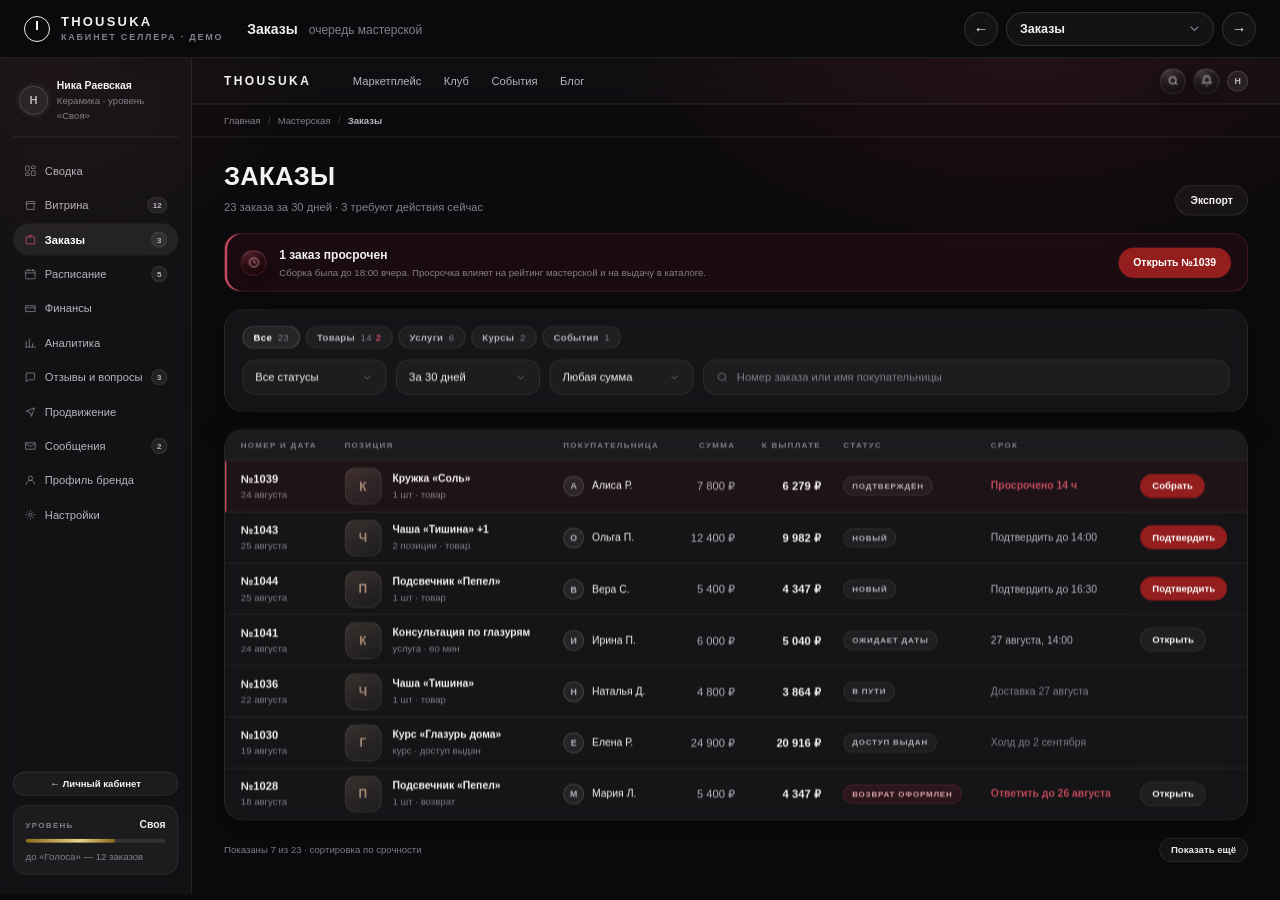
<file: zakazy.html>
<!DOCTYPE html>
<html lang="ru">
<head>
<meta charset="utf-8">
<title>Заказы · Кабинет селлера · Made by THOUSUKA</title>
<style>
:root{--bg:#0B0A0D;--glass:rgba(255,255,255,0.045);--glass-2:rgba(255,255,255,0.07);--glass-border:rgba(255,255,255,0.10);--glass-border-strong:rgba(255,255,255,0.18);--text-1:#F4F2F4;--text-2:#B7B3BC;--text-3:#837F8A;--crimson:#9D2235;--crimson-soft:#C04B5C;--crimson-tint:rgba(157,34,53,0.16);--cta:#941E1D;--cta-hover:#B0292A;--beige:#C9A88F;--gold:#E8D08A;--green:#3FB984;--font-ui:'Lato','Helvetica Neue',sans-serif;--r-card:24px;--r-btn:9999px;--shadow-card:0 12px 40px rgba(0,0,0,0.45);--ease:cubic-bezier(0.25,0.46,0.45,0.94);--t:200ms}
*{box-sizing:border-box}
body{margin:0;background:#08070a;font-family:var(--font-ui);color:var(--text-1);-webkit-font-smoothing:antialiased}
a{color:inherit;text-decoration:none}a:hover{color:var(--crimson-soft)}
button{font-family:inherit;cursor:pointer}
:focus-visible{outline:2px solid var(--crimson-soft);outline-offset:2px;border-radius:6px}
.desk{padding:56px 48px 80px;display:flex;flex-direction:column;gap:44px;align-items:flex-start;min-width:max-content}
.deskhead{width:1600px;display:flex;align-items:flex-end;justify-content:space-between;gap:32px;border-bottom:1px solid var(--glass-border);padding-bottom:22px}
.deskhead h1{margin:0;font-size:26px;line-height:32px;font-weight:700;letter-spacing:.02em;text-transform:uppercase}
.deskhead p{margin:8px 0 0;font-size:14px;line-height:20px;color:var(--text-3);max-width:680px}
.legend{display:flex;gap:20px;flex:none}
.legend div{display:flex;align-items:center;gap:8px;font-size:12px;color:var(--text-3)}
.legend i{width:8px;height:8px;border-radius:50%;display:block}
.wrap{display:flex;flex-direction:column;gap:12px}
.lbl{display:flex;align-items:baseline;gap:10px}
.lbl b{font-size:11px;font-weight:700;letter-spacing:.16em;text-transform:uppercase;color:var(--text-2)}
.lbl span{font-size:11px;color:#4a464f;letter-spacing:.04em}
.lbl a{color:var(--crimson-soft);border-bottom:1px solid rgba(192,75,92,.35)}
.lbl a:hover{color:#DFA3AC;border-color:#DFA3AC}
.frame{position:relative;width:1600px;background:var(--bg);border:1px solid rgba(255,255,255,.08);border-radius:10px;overflow:hidden}
.frame::before{content:"";position:absolute;inset:0;z-index:0;pointer-events:none;background:radial-gradient(880px 560px at 80% -8%,rgba(157,34,53,0.18),transparent 62%),radial-gradient(640px 480px at 4% 2%,rgba(124,52,40,0.11),transparent 56%)}
.app{position:relative;z-index:1;display:grid;grid-template-columns:240px 1fr;align-items:stretch}
/* sidebar */
.side{width:240px;background:rgba(255,255,255,.03);border-right:1px solid var(--glass-border);backdrop-filter:blur(16px);padding:24px 16px;display:flex;flex-direction:column;gap:22px}
.wordmark{padding:0 8px}
.wordmark b{display:block;font-weight:700;font-size:19px;letter-spacing:.16em}
.wordmark span{display:block;margin-top:3px;font-size:9px;font-weight:700;letter-spacing:.34em;text-transform:uppercase;color:var(--text-3)}
.nav{display:flex;flex-direction:column;gap:3px}
.nav a{display:flex;align-items:center;gap:10px;height:40px;padding:0 14px;border-radius:var(--r-btn);font-size:14px;font-weight:500;color:var(--text-2);transition:color var(--t) var(--ease),background var(--t) var(--ease)}
.nav a:hover{background:var(--glass);color:var(--text-1)}
.nav a.on{background:var(--glass-2);color:#fff;font-weight:700}
.nav a svg{width:16px;height:16px;flex:none;opacity:.7;fill:none;stroke:currentColor;stroke-width:1.5}
.nav a.on svg{opacity:1;color:var(--crimson-soft)}
.nav .badge{margin-left:auto;min-width:20px;height:20px;padding:0 6px;display:grid;place-items:center;border-radius:var(--r-btn);background:var(--glass-2);border:1px solid var(--glass-border);font-size:10px;font-weight:700;color:var(--text-2);font-variant-numeric:tabular-nums}
.sidefoot{margin-top:auto;display:flex;flex-direction:column;gap:12px}
.mode{display:grid;grid-template-columns:1fr 1fr;gap:4px;background:var(--glass);border:1px solid var(--glass-border);border-radius:var(--r-btn);padding:4px}
.mode button{border:0;border-radius:var(--r-btn);background:transparent;color:var(--text-3);font-size:13px;font-weight:700;height:34px;transition:color var(--t),background var(--t)}
.mode button.on{background:var(--cta);color:#fff;box-shadow:0 0 20px rgba(157,34,53,.38)}
.me{display:flex;align-items:center;gap:10px;padding:8px;border-radius:18px;transition:background var(--t) var(--ease)}
.me:hover{background:var(--glass)}
/* topbar + content */
.top{display:flex;align-items:center;gap:16px;padding:18px 40px;border-bottom:1px solid var(--glass-border);background:rgba(255,255,255,.02);backdrop-filter:blur(14px)}
.top .sp{margin-left:auto;display:flex;align-items:center;gap:12px}
.main{width:100%;margin:0 auto;padding:30px 40px 40px;display:flex;flex-direction:column;gap:22px}
.split{display:grid;grid-template-columns:minmax(0,1fr) 340px;gap:24px;align-items:start}
.split--wide{grid-template-columns:minmax(0,1fr) 380px}
.col{display:flex;flex-direction:column;gap:18px;min-width:0}
.rail{display:flex;flex-direction:column;gap:16px}
.phead{display:flex;align-items:flex-end;justify-content:space-between;gap:24px}
/* type */
.display{margin:0;font-size:32px;line-height:38px;font-weight:700;letter-spacing:.01em;text-transform:uppercase}
.h2{margin:0;font-size:20px;line-height:26px;font-weight:700}
.h3{margin:0;font-size:15px;line-height:21px;font-weight:700}
.body{font-size:14px;line-height:21px;color:var(--text-2)}
.sm{font-size:13px;line-height:18px}
.xs{font-size:12px;line-height:16px}
.eyebrow{font-size:10px;line-height:1;font-weight:700;letter-spacing:.16em;text-transform:uppercase;color:var(--text-3)}
.stat{font-weight:700;font-size:34px;line-height:40px;letter-spacing:-.02em;font-variant-numeric:tabular-nums}
.num{font-weight:700;font-variant-numeric:tabular-nums}
.t2{color:var(--text-2)}.t3{color:var(--text-3)}.gold{color:var(--gold)}.up{color:var(--green)}.crim{color:var(--crimson-soft)}
/* surfaces */
.card{background:var(--glass);border:1px solid var(--glass-border);border-radius:var(--r-card);backdrop-filter:blur(16px);box-shadow:var(--shadow-card)}
.pad{padding:20px 22px}
.card__h{display:flex;align-items:center;justify-content:space-between;gap:16px;padding:16px 22px;border-bottom:1px solid var(--glass-border)}
.stackv{display:flex;flex-direction:column;gap:12px}
.rows{display:flex;flex-direction:column}
.row{display:flex;align-items:center;justify-content:space-between;gap:14px;padding:13px 22px;border-bottom:1px solid var(--glass-border)}
.row:last-child{border-bottom:0}
.urgent{box-shadow:inset 2px 0 0 var(--crimson-soft),var(--shadow-card);background:rgba(157,34,53,.08);border-color:rgba(192,75,92,.24)}
.orb{position:relative;display:grid;place-items:center;border-radius:50%;background:radial-gradient(120% 120% at 30% 22%,rgba(255,255,255,0.16),rgba(255,255,255,0.03) 42%,rgba(255,255,255,0.012) 70%),rgba(255,255,255,0.03);border:1px solid rgba(255,255,255,0.10);box-shadow:inset 0 1px 1px rgba(255,255,255,0.22),inset 0 -8px 18px rgba(0,0,0,0.45),0 6px 18px rgba(0,0,0,0.40);backdrop-filter:blur(14px);color:#fff;flex:none;width:38px;height:38px}
.orb svg{width:18px;height:18px;fill:none;stroke:currentColor;stroke-width:1.5}
.orb--sm{width:32px;height:32px}.orb--sm svg{width:15px;height:15px}
.orb--crimson{background:radial-gradient(120% 120% at 30% 22%,rgba(192,75,92,.40),rgba(157,34,53,.22) 45%,rgba(157,34,53,.10) 70%);border-color:rgba(192,75,92,.34);color:#F0C3C9}
.orb--gold{background:radial-gradient(120% 120% at 30% 22%,rgba(232,208,138,.34),rgba(201,168,76,.14) 45%,rgba(201,168,76,.06) 70%);border-color:rgba(232,208,138,.30);color:var(--gold)}
.av{width:36px;height:36px;border-radius:50%;flex:none;background:var(--glass-2);border:1px solid var(--glass-border-strong);box-shadow:0 0 0 4px rgba(255,255,255,.03);display:grid;place-items:center;font-weight:700;font-size:14px;color:var(--text-2)}
.av--sm{width:26px;height:26px;font-size:11px;box-shadow:none}
.thumb{width:46px;height:46px;border-radius:14px;flex:none;background:linear-gradient(150deg,rgba(201,168,143,.20),rgba(255,255,255,.03));border:1px solid var(--glass-border);display:grid;place-items:center;font-weight:700;font-size:15px;color:rgba(201,168,143,.78)}
.prod{display:flex;align-items:center;gap:14px;min-width:0}
/* controls */
.btn{display:inline-flex;align-items:center;justify-content:center;gap:8px;height:38px;padding:0 18px;border-radius:var(--r-btn);border:1px solid var(--glass-border);background:var(--glass);color:var(--text-1);font-size:13px;font-weight:700;white-space:nowrap;transition:background var(--t) var(--ease),border-color var(--t) var(--ease),box-shadow var(--t) var(--ease)}
.btn:hover{background:var(--glass-2);border-color:var(--glass-border-strong)}
.btn--cta{background:var(--cta);border-color:var(--cta);color:#fff}
.btn--cta:hover{background:var(--cta-hover);border-color:var(--cta-hover);box-shadow:0 0 26px rgba(157,34,53,.48)}
.btn--gold{border-color:rgba(232,208,138,.38);color:var(--gold);background:rgba(232,208,138,.07)}
.btn--gold:hover{background:rgba(232,208,138,.13);border-color:rgba(232,208,138,.6);box-shadow:0 0 22px rgba(232,208,138,.22)}
.btn--danger{border-color:rgba(192,75,92,.4);color:#DFA3AC;background:rgba(157,34,53,.10)}
.btn--sm{height:30px;padding:0 14px;font-size:12px}
.btn--w{width:100%}
.seg{display:flex;gap:3px;background:var(--glass);border:1px solid var(--glass-border);border-radius:var(--r-btn);padding:4px}
.seg button{border:0;background:transparent;border-radius:var(--r-btn);height:30px;padding:0 15px;font-size:13px;font-weight:700;color:var(--text-3);transition:color var(--t),background var(--t)}
.seg button:hover{color:var(--text-2)}
.seg button.on{background:var(--glass-2);color:#fff}
.chips{display:flex;gap:7px;flex-wrap:wrap;align-items:center}
.chip{display:inline-flex;align-items:center;height:28px;padding:0 13px;border-radius:var(--r-btn);font-size:12px;font-weight:700;letter-spacing:.03em;background:var(--glass);border:1px solid var(--glass-border);color:var(--text-2);white-space:nowrap;transition:border-color var(--t),color var(--t),background var(--t)}
.chip:hover{border-color:var(--glass-border-strong);color:var(--text-1)}
.chip.on{background:var(--glass-2);border-color:var(--glass-border-strong);color:#fff}
.chip--crimson{background:var(--crimson-tint);border-color:rgba(192,75,92,.30);color:#DFA3AC}
.chip--gold{background:rgba(232,208,138,.08);border-color:rgba(232,208,138,.28);color:var(--gold)}
.chip--sm{height:24px;padding:0 10px;font-size:10px;letter-spacing:.1em;text-transform:uppercase}
.field{display:flex;flex-direction:column;gap:8px}
.input{height:44px;border-radius:16px;background:rgba(255,255,255,.035);border:1px solid var(--glass-border);display:flex;align-items:center;gap:10px;padding:0 15px;font-size:14px;color:var(--text-1);transition:border-color var(--t)}
.input:hover{border-color:var(--glass-border-strong)}
.input--ph{color:var(--text-3)}
.input--area{height:auto;min-height:92px;padding:14px 15px;align-items:flex-start;line-height:21px}
.input svg{width:16px;height:16px;fill:none;stroke:currentColor;stroke-width:1.5;color:var(--text-3);flex:none}
.icn{width:18px;height:18px;fill:none;stroke:currentColor;stroke-width:1.5;color:var(--text-2);flex:none}
.bar{height:5px;border-radius:var(--r-btn);background:rgba(255,255,255,.09);overflow:hidden}
.bar i{display:block;height:100%;border-radius:var(--r-btn);background:rgba(255,255,255,.55)}
.bar--gold i{background:linear-gradient(90deg,#8B6914,#E8D08A 60%,#8B6914);box-shadow:0 0 14px rgba(232,208,138,.3)}
.toggle{width:44px;height:24px;border-radius:var(--r-btn);border:1px solid var(--glass-border);background:rgba(255,255,255,.05);position:relative;flex:none;transition:background var(--t),border-color var(--t)}
.toggle i{position:absolute;top:2px;left:2px;width:18px;height:18px;border-radius:50%;background:var(--text-3);transition:transform var(--t) var(--ease),background var(--t)}
.toggle.on{background:rgba(157,34,53,.55);border-color:rgba(192,75,92,.5)}
.toggle.on i{transform:translateX(20px);background:#fff}
/* tables */
.tbl{width:100%;border-collapse:collapse}
.tbl th{text-align:left;padding:0 22px;height:38px;background:rgba(255,255,255,.03);font-size:10px;font-weight:700;letter-spacing:.16em;text-transform:uppercase;color:var(--text-3);border-bottom:1px solid var(--glass-border);white-space:nowrap}
.tbl td{padding:0 22px;height:64px;border-bottom:1px solid var(--glass-border);font-size:14px;vertical-align:middle}
.tbl tr:last-child td{border-bottom:0}
.tbl tbody tr{transition:background var(--t) var(--ease)}
.tbl tbody tr:hover{background:rgba(255,255,255,.03)}
.tbl .r{text-align:right;font-variant-numeric:tabular-nums;font-weight:700;white-space:nowrap}
.tbl tr.hot td{background:rgba(157,34,53,.07)}
.tbl tr.hot td:first-child{box-shadow:inset 2px 0 0 var(--crimson-soft)}
/* pieces */
.tiles{display:grid;grid-template-columns:repeat(4,1fr);gap:12px}
.tile{background:var(--glass);border:1px solid var(--glass-border);border-radius:20px;backdrop-filter:blur(16px);box-shadow:var(--shadow-card);padding:18px;display:flex;flex-direction:column;gap:10px;min-height:132px;transition:border-color var(--t) var(--ease),transform var(--t) var(--ease)}
.tile:hover{transform:translateY(-4px);border-color:var(--glass-border-strong)}
.tile .stat{margin-top:auto}
.tile--gold{border-color:rgba(232,208,138,.22)}
.tile--gold .stat{color:var(--gold)}
.tile--gold:hover{border-color:rgba(232,208,138,.45);box-shadow:var(--shadow-card),0 0 24px rgba(201,168,76,.16)}
.money{border-color:rgba(232,208,138,.24);background:linear-gradient(150deg,rgba(232,208,138,.10),rgba(255,255,255,.03) 60%);position:relative;overflow:hidden}
.money::after{content:"";position:absolute;right:-70px;top:-90px;width:260px;height:260px;border-radius:50%;background:radial-gradient(circle,rgba(232,208,138,.15),transparent 68%);pointer-events:none}
.chart{height:190px;display:flex;align-items:flex-end;gap:6px}
.chart i{flex:1;display:block;border-radius:3px 3px 0 0;background:linear-gradient(180deg,rgba(255,255,255,.22),rgba(255,255,255,.05))}
.chart i.hi{background:linear-gradient(180deg,rgba(192,75,92,.85),rgba(157,34,53,.18));box-shadow:0 0 18px rgba(157,34,53,.35)}
.xaxis{display:flex;justify-content:space-between;margin-top:12px}
.funnel{display:flex;flex-direction:column;gap:14px}
.funnel>div>div{display:flex;align-items:baseline;justify-content:space-between;margin-bottom:7px}
.fbar{height:30px;border-radius:6px;background:linear-gradient(90deg,rgba(255,255,255,.20),rgba(255,255,255,.06))}
.fbar--hi{background:linear-gradient(90deg,rgba(192,75,92,.9),rgba(157,34,53,.35));box-shadow:0 0 22px rgba(157,34,53,.32)}
.steps{display:grid;grid-template-columns:repeat(5,1fr);border:1px solid var(--glass-border);border-radius:20px;overflow:hidden;background:var(--glass)}
.steps>div{padding:14px 18px;border-right:1px solid var(--glass-border)}
.steps>div:last-child{border-right:0}
.steps>div.done{background:rgba(255,255,255,.04)}
.steps>div.now{background:rgba(157,34,53,.16);box-shadow:inset 0 -2px 0 var(--crimson-soft)}
.steps .sm{margin-top:5px;font-weight:700}
.tl{display:flex;flex-direction:column}
.tl div{display:flex;gap:12px;align-items:flex-start;padding-bottom:16px;position:relative}
.tl div:last-child{padding-bottom:0}
.tl div::before{content:"";position:absolute;left:6.5px;top:16px;bottom:0;width:1px;background:var(--glass-border)}
.tl div:last-child::before{display:none}
.tl b{width:14px;height:14px;border-radius:50%;flex:none;margin-top:2px;border:1px solid var(--glass-border-strong);background:rgba(255,255,255,.06);position:relative;z-index:1}
.tl div.done b{background:rgba(255,255,255,.55);border-color:transparent}
.tl div.now b{background:var(--crimson);border-color:var(--crimson-soft);box-shadow:0 0 0 4px rgba(157,34,53,.22)}
.tl p{margin:0;font-size:13px;line-height:18px;font-weight:700}
.tl p span{display:block;font-size:12px;line-height:16px;font-weight:400;color:var(--text-3);margin-top:2px}
.photo{aspect-ratio:1;border-radius:18px;border:1px solid var(--glass-border);background:linear-gradient(150deg,rgba(201,168,143,.22),rgba(255,255,255,.03));position:relative;overflow:hidden}
.photo--add{border-style:dashed;border-color:var(--glass-border-strong);background:rgba(255,255,255,.02);display:grid;place-items:center;color:var(--text-3);font-size:12px;font-weight:700;text-align:center;gap:6px}
.cover{height:190px;border-radius:20px;border:1px solid var(--glass-border);background:linear-gradient(140deg,rgba(157,34,53,.30),rgba(201,168,143,.18) 50%,rgba(255,255,255,.03));position:relative;overflow:hidden}
.grid2{display:grid;grid-template-columns:1fr 1fr;gap:12px}
.grid3{display:grid;grid-template-columns:repeat(3,1fr);gap:12px}
.grid4{display:grid;grid-template-columns:repeat(4,1fr);gap:12px}
/* week grid */
.cal{border:1px solid var(--glass-border);border-radius:var(--r-card);overflow:hidden;background:var(--glass);backdrop-filter:blur(16px);box-shadow:var(--shadow-card)}
.calhead{display:grid;grid-template-columns:64px repeat(7,1fr);border-bottom:1px solid var(--glass-border);background:rgba(255,255,255,.03)}
.calhead>div{padding:12px 10px;text-align:center;border-left:1px solid var(--glass-border)}
.calhead>div:first-child{border-left:0}
.calhead b{display:block;font-size:16px;font-weight:700;margin-top:3px;font-variant-numeric:tabular-nums}
.calhead .today b{color:var(--crimson-soft)}
.calbody{display:grid;grid-template-columns:64px repeat(7,1fr);height:460px}
.calbody>div{border-left:1px solid var(--glass-border);padding:8px;position:relative}
.calbody>div:first-child{border-left:0;display:flex;flex-direction:column;justify-content:space-between;padding:6px 8px 26px;align-items:flex-end}
.calbody .off{background:repeating-linear-gradient(135deg,rgba(255,255,255,.03) 0 6px,transparent 6px 12px)}
.slot{border-radius:14px;border:1px solid var(--glass-border);background:rgba(255,255,255,.05);padding:9px 10px;margin-bottom:8px}
.slot b{display:block;font-size:12px;font-weight:700}
.slot span{display:block;font-size:11px;color:var(--text-3);margin-top:3px}
.slot--free{border-style:dashed;background:transparent}
.slot--hot{border-color:rgba(192,75,92,.45);background:rgba(157,34,53,.16)}
.slot--gold{border-color:rgba(232,208,138,.32);background:rgba(232,208,138,.08)}
.pick{display:grid;grid-template-columns:repeat(4,1fr);gap:12px}
.pick>div{border:1px solid var(--glass-border);border-radius:20px;background:rgba(255,255,255,.03);padding:18px;display:flex;flex-direction:column;gap:11px;transition:border-color var(--t) var(--ease),background var(--t) var(--ease)}
.pick>div:hover{border-color:var(--glass-border-strong)}
.pick>div.on{border-color:rgba(192,75,92,.48);background:rgba(157,34,53,.13)}
.pick .pt{display:flex;align-items:center;justify-content:space-between;gap:10px}
.rad{width:18px;height:18px;border-radius:50%;flex:none;border:1px solid var(--glass-border-strong);background:rgba(255,255,255,.04);display:grid;place-items:center}
.rad.on{border-color:var(--crimson-soft);background:var(--crimson);box-shadow:0 0 0 4px rgba(157,34,53,.22)}
.rad.on::after{content:"";width:6px;height:6px;border-radius:50%;background:#fff}
.lab{font-size:11px;font-weight:700;letter-spacing:.1em;text-transform:uppercase;color:var(--text-3)}
.cnt{font-size:11px;color:var(--text-3);font-variant-numeric:tabular-nums}
.step{display:flex;align-items:center;gap:4px;border:1px solid var(--glass-border);border-radius:var(--r-btn);background:rgba(255,255,255,.035);padding:4px}
.step button{width:32px;height:32px;border:0;border-radius:50%;background:var(--glass);color:var(--text-2);font-size:16px;font-weight:700}
.step button:hover{background:var(--glass-2);color:#fff}
.step b{min-width:38px;text-align:center;font-variant-numeric:tabular-nums;font-size:15px}

/* ── страница заказов ── */
.gnav{display:flex;align-items:center;gap:32px;height:58px;padding:0 40px;border-bottom:1px solid var(--glass-border);background:rgba(255,255,255,.02);backdrop-filter:blur(14px)}
.gnav .wm{font-weight:700;font-size:15px;letter-spacing:.2em}
.gnav .lnk{display:flex;gap:28px;margin-left:20px}
.gnav .lnk a{font-size:14px;color:var(--text-2)}
.gnav .lnk a:hover{color:#fff}
.gnav .rt{margin-left:auto;display:flex;align-items:center;gap:10px}
.crumbs{display:flex;align-items:center;gap:9px;padding:13px 40px;border-bottom:1px solid var(--glass-border);font-size:12px;color:var(--text-3)}
.crumbs a:hover{color:var(--crimson-soft)}
.crumbs i{font-style:normal;color:#4a464f}
.crumbs b{font-weight:700;color:var(--text-2)}
.prof{display:flex;gap:11px;align-items:center;padding:2px 8px 18px;border-bottom:1px solid var(--glass-border)}
.lvl{border:1px solid var(--glass-border);border-radius:18px;background:var(--glass);padding:14px 15px;display:flex;flex-direction:column;gap:9px}
.alert{display:flex;align-items:center;gap:16px;padding:15px 20px;border-radius:20px;border:1px solid rgba(192,75,92,.30);background:rgba(157,34,53,.11);box-shadow:inset 3px 0 0 var(--crimson-soft)}
.alert .btn{margin-left:auto}
.fbar2{display:flex;flex-direction:column;gap:14px}
.tbl td.act{text-align:right;padding-right:20px}
.tbl .num{font-size:14px}
.track{display:grid;grid-template-columns:repeat(8,1fr)}
.track>div{position:relative;text-align:center;padding:26px 6px 0}
.track>div::before{content:"";position:absolute;top:7px;left:0;right:0;height:1px;background:var(--glass-border)}
.track>div:first-child::before{left:50%}
.track>div:last-child::before{right:50%}
.track>div.done::before,.track>div.now::before{background:rgba(255,255,255,.34)}
.track b{position:absolute;top:0;left:50%;transform:translateX(-50%);width:14px;height:14px;border-radius:50%;background:rgba(255,255,255,.07);border:1px solid var(--glass-border-strong);z-index:1}
.track>div.done b{background:rgba(255,255,255,.62);border-color:transparent}
.track>div.now b{background:var(--crimson);border-color:var(--crimson-soft);box-shadow:0 0 0 5px rgba(157,34,53,.22)}
.track p{margin:0;font-size:12px;line-height:16px;font-weight:700;color:var(--text-3)}
.track>div.done p,.track>div.now p{color:var(--text-1)}
.track>div.now p{color:#DFA3AC}
.track span{display:block;font-size:11px;line-height:15px;color:#5f5b66;margin-top:4px;font-variant-numeric:tabular-nums}
.kv{display:flex;flex-direction:column}
.kv>div{display:flex;align-items:baseline;justify-content:space-between;gap:18px;padding:12px 0;border-bottom:1px solid rgba(255,255,255,.06)}
.kv>div:last-child{border-bottom:0}
.kv .k{font-size:13px;line-height:18px;color:var(--text-2)}
.kv .v{font-size:14px;font-weight:700;font-variant-numeric:tabular-nums;white-space:nowrap}
.kv .v--neg{color:var(--text-2)}
.kv--pay{border-top:1px solid var(--glass-border);margin-top:2px;padding-top:4px}
.hist{display:flex;flex-direction:column;gap:13px}
.hist>div{display:grid;grid-template-columns:78px 1fr;gap:12px;align-items:baseline}
.hist time{font-size:11px;color:var(--text-3);font-variant-numeric:tabular-nums}
.hist p{margin:0;font-size:13px;line-height:18px}
.act{display:flex;align-items:center;gap:12px}
.act .off{margin-left:auto;font-size:13px;font-weight:700;color:#514d58;cursor:not-allowed}
.quote{margin:0;font-size:13px;line-height:20px;color:var(--text-2);font-style:italic}
.scrim{position:absolute;inset:0;z-index:6;background:rgba(8,7,10,.74);backdrop-filter:blur(4px);display:grid;place-items:center;padding:48px}
.modal{width:560px;border-radius:32px;border:1px solid var(--glass-border-strong);background:#141117;box-shadow:0 40px 100px rgba(0,0,0,.72),0 0 0 1px rgba(255,255,255,.04)}
.modal__h{display:flex;align-items:flex-start;gap:14px;padding:24px 26px 18px;border-bottom:1px solid var(--glass-border)}
.modal__b{padding:20px 26px 6px;display:flex;flex-direction:column;gap:16px}
.modal__f{display:flex;align-items:center;gap:12px;padding:18px 26px 22px}
.opts{display:flex;flex-direction:column;gap:8px}
.opt{display:flex;align-items:flex-start;gap:12px;padding:13px 15px;border:1px solid var(--glass-border);border-radius:18px;background:rgba(255,255,255,.025);transition:border-color var(--t) var(--ease),background var(--t) var(--ease)}
.opt:hover{border-color:var(--glass-border-strong)}
.opt.on{border-color:rgba(192,75,92,.48);background:rgba(157,34,53,.12)}
.opt .rad{margin-top:1px}
.opt p{margin:0;font-size:13px;line-height:18px;font-weight:700}
.opt p span{display:block;font-weight:400;color:var(--text-3);margin-top:3px}
.warn{display:flex;gap:12px;padding:14px 16px;border-radius:18px;border:1px solid rgba(192,75,92,.28);background:rgba(157,34,53,.10)}
.cb{width:20px;height:20px;border-radius:6px;flex:none;border:1px solid var(--glass-border-strong);background:rgba(255,255,255,.04);display:grid;place-items:center;margin-top:1px}
.cb.on{background:var(--cta);border-color:var(--cta)}
.cb.on svg{width:12px;height:12px;fill:none;stroke:#fff;stroke-width:2.4}
.dim{opacity:1}
.track>div.dim b{opacity:.4}
.track>div.dim::before{opacity:.5}
.cancel-hd{text-decoration:line-through;text-decoration-color:rgba(192,75,92,.7);text-decoration-thickness:2px}
.app{grid-template-columns:240px minmax(0,1fr)}
.tbl th,.tbl td{padding:0 14px}
.tbl th:first-child,.tbl td:first-child{padding-left:20px}
.tbl th:last-child,.tbl td:last-child{padding-right:20px}
.tbl th{white-space:normal;line-height:13px}
.tbl td.act{padding-right:18px}
</style>
<link rel="stylesheet" href="demo.css">
</head>
<body class="dm">
<div class="dm-bar">
  <a class="dm-home" href="index.html"><span class="dm-mark"><i></i></span><span><b>THOUSUKA</b><span>Кабинет селлера · демо</span></span></a>
  <div class="dm-now"><b>Заказы</b><span>очередь мастерской</span></div>
  <div class="dm-nav">
    <a class="dm-btn" href="novaya-poziciya.html" title="Предыдущий экран">←</a>
    <select class="dm-sel" onchange="location.href=this.value"><option value="svodka.html">Сводка</option><option value="vitrina.html">Витрина</option><option value="novaya-poziciya.html">Новая позиция · доставка</option><option value="zakazy.html" selected>Заказы</option><option value="zakaz-1043.html">Заказ №1043</option><option value="raspisanie.html">Расписание</option><option value="finansy.html">Финансы</option><option value="analitika.html">Аналитика</option><option value="otzyvy.html">Отзывы и вопросы</option><option value="prodvizhenie.html">Продвижение</option><option value="soobscheniya.html">Сообщения</option><option value="profil.html">Профиль бренда</option><option value="nastroyki.html">Настройки</option></select>
    <a class="dm-btn" href="zakaz-1043.html" title="Следующий экран">→</a>
  </div>
</div>
<div class="dm-stage"><div class="frame" style="width:1600px"><div class="app">
  <aside class="side">
    <a href="#" class="prof"><span class="av">Н</span><span><span class="sm" style="font-weight:700;display:block">Ника Раевская</span><span class="xs t3">Керамика · уровень «Своя»</span></span></a>
    <nav class="nav"><a href="svodka.html"><svg viewBox="0 0 24 24"><rect x="3" y="3" width="7" height="9" rx="1"></rect><rect x="14" y="3" width="7" height="5" rx="1"></rect><rect x="14" y="12" width="7" height="9" rx="1"></rect><rect x="3" y="16" width="7" height="5" rx="1"></rect></svg>Сводка</a><a href="vitrina.html"><svg viewBox="0 0 24 24"><path d="M3 9h18M4 9l1-4h14l1 4M5 9v11h14V9"></path></svg>Витрина<span class="badge">12</span></a><a href="zakazy.html" class="on"><svg viewBox="0 0 24 24"><path d="M4 7h16v13H4zM9 7V4h6v3"></path></svg>Заказы<span class="badge">3</span></a><a href="raspisanie.html"><svg viewBox="0 0 24 24"><rect x="3" y="5" width="18" height="16" rx="2"></rect><path d="M3 10h18M8 3v4M16 3v4"></path></svg>Расписание<span class="badge">5</span></a><a href="finansy.html"><svg viewBox="0 0 24 24"><path d="M3 7h18v11H3zM3 11h18"></path></svg>Финансы</a><a href="analitika.html"><svg viewBox="0 0 24 24"><path d="M4 20V9M10 20V4M16 20v-7M22 20H2"></path></svg>Аналитика</a><a href="otzyvy.html"><svg viewBox="0 0 24 24"><path d="M20 15a2 2 0 0 1-2 2H8l-4 4V6a2 2 0 0 1 2-2h12a2 2 0 0 1 2 2z"></path></svg>Отзывы и вопросы<span class="badge">3</span></a><a href="prodvizhenie.html"><svg viewBox="0 0 24 24"><path d="M4 11l16-6-6 16-2-7z"></path></svg>Продвижение</a><a href="soobscheniya.html"><svg viewBox="0 0 24 24"><path d="M3 6h18v12H3z"></path><path d="M3 7l9 6 9-6"></path></svg>Сообщения<span class="badge">2</span></a><a href="profil.html"><svg viewBox="0 0 24 24"><path d="M4 20a8 8 0 0 1 16 0"></path><circle cx="12" cy="8" r="4"></circle></svg>Профиль бренда</a><a href="nastroyki.html"><svg viewBox="0 0 24 24"><circle cx="12" cy="12" r="3"></circle><path d="M12 3v3M12 18v3M3 12h3M18 12h3M6 6l2 2M16 16l2 2M18 6l-2 2M8 16l-2 2"></path></svg>Настройки</a></nav>
    <div class="sidefoot">
      <a href="#" class="btn btn--sm btn--w">← Личный кабинет</a>
      <div class="lvl">
        <div style="display:flex;align-items:baseline;justify-content:space-between"><span class="eyebrow">Уровень</span><span class="sm" style="font-weight:700">Своя</span></div>
        <div class="bar bar--gold"><i style="width:64%"></i></div>
        <span class="xs t3">до «Голоса» — 12 заказов</span>
      </div>
    </div>
  </aside>
  <div>
    <div class="gnav">
      <span class="wm">THOUSUKA</span>
      <div class="lnk"><a href="#">Маркетплейс</a><a href="#">Клуб</a><a href="#">События</a><a href="#">Блог</a></div>
      <div class="rt"><a href="#" class="orb orb--sm"><svg viewBox="0 0 24 24"><circle cx="11" cy="11" r="7"></circle><path d="M20 20l-4.3-4.3"></path></svg></a><a href="#" class="orb orb--sm"><svg viewBox="0 0 24 24"><path d="M18 8a6 6 0 1 0-12 0c0 7-3 8-3 8h18s-3-1-3-8"></path><path d="M13.7 21a2 2 0 0 1-3.4 0"></path></svg></a><a href="#" class="av av--sm">Н</a></div>
    </div>
    <div class="crumbs"><a href="#">Главная</a><i>/</i><a href="#">Мастерская</a><i>/</i><b>Заказы</b></div>
    <div class="main">
      <div class="phead">
        <div><h2 class="display">Заказы</h2><p class="body t3" style="margin:9px 0 0">23 заказа за 30 дней · 3 требуют действия сейчас</p></div>
        <a href="#" class="btn">Экспорт</a>
      </div>

      <div class="alert">
        <span class="orb orb--crimson orb--sm"><svg viewBox="0 0 24 24"><circle cx="12" cy="12" r="9"></circle><path d="M12 7v5l3 2"></path></svg></span>
        <div><div class="h3">1 заказ просрочен</div><div class="xs t3" style="margin-top:4px">Сборка была до 18:00 вчера. Просрочка влияет на рейтинг мастерской и на выдачу в каталоге.</div></div>
        <a href="zakaz-1043.html" class="btn btn--cta">Открыть №1039</a>
      </div>

      <div class="card pad fbar2">
        <div class="chips">
          <span class="chip on">Все<span class="t3" style="margin-left:7px;font-weight:400">23</span></span>
          <span class="chip">Товары<span class="t3" style="margin-left:7px;font-weight:400">14</span><span class="crim" style="margin-left:5px">2</span></span>
          <span class="chip">Услуги<span class="t3" style="margin-left:7px;font-weight:400">6</span></span>
          <span class="chip">Курсы<span class="t3" style="margin-left:7px;font-weight:400">2</span></span>
          <span class="chip">События<span class="t3" style="margin-left:7px;font-weight:400">1</span></span>
        </div>
        <div style="display:grid;grid-template-columns:repeat(3,180px) minmax(240px,1fr);gap:12px">
          <div class="input" style="justify-content:space-between">Все статусы<svg viewBox="0 0 24 24"><path d="M6 9l6 6 6-6"></path></svg></div>
          <div class="input" style="justify-content:space-between">За 30 дней<svg viewBox="0 0 24 24"><path d="M6 9l6 6 6-6"></path></svg></div>
          <div class="input" style="justify-content:space-between">Любая сумма<svg viewBox="0 0 24 24"><path d="M6 9l6 6 6-6"></path></svg></div>
          <div class="input input--ph"><svg viewBox="0 0 24 24"><circle cx="11" cy="11" r="7"></circle><path d="M20 20l-4.3-4.3"></path></svg>Номер заказа или имя покупательницы</div>
        </div>
      </div>

      <div class="card" style="overflow:hidden">
        <table class="tbl">
          <thead><tr><th>Номер и дата</th><th>Позиция</th><th>Покупательница</th><th class="r">Сумма</th><th class="r">К выплате</th><th>Статус</th><th>Срок</th><th></th></tr></thead>
          <tbody>
            <tr class="hot"><td><div class="sm num"><a href="zakaz-1043.html">№1039</a></div><div class="xs t3" style="margin-top:3px">24 августа</div></td><td><div class="prod"><span class="thumb">К</span><div><div class="sm" style="font-weight:700">Кружка «Соль»</div><div class="xs t3" style="margin-top:3px">1 шт · товар</div></div></div></td><td><div class="prod" style="gap:10px"><span class="av av--sm">А</span><span class="sm">Алиса Р.</span></div></td><td class="r t2" style="font-weight:400">7 800 ₽</td><td class="r">6 279 ₽</td><td><span class="chip chip--sm">Подтверждён</span></td><td><div class="sm crim" style="font-weight:700">Просрочено 14 ч</div></td><td class="act"><a href="zakaz-1043.html" class="btn btn--cta btn--sm">Собрать</a></td></tr>
            <tr><td><div class="sm num"><a href="zakaz-1043.html">№1043</a></div><div class="xs t3" style="margin-top:3px">25 августа</div></td><td><div class="prod"><span class="thumb">Ч</span><div><div class="sm" style="font-weight:700">Чаша «Тишина» +1</div><div class="xs t3" style="margin-top:3px">2 позиции · товар</div></div></div></td><td><div class="prod" style="gap:10px"><span class="av av--sm">О</span><span class="sm">Ольга П.</span></div></td><td class="r t2" style="font-weight:400">12 400 ₽</td><td class="r">9 982 ₽</td><td><span class="chip chip--sm">Новый</span></td><td><div class="sm t2">Подтвердить до 14:00</div></td><td class="act"><a href="zakaz-1043.html" class="btn btn--cta btn--sm">Подтвердить</a></td></tr>
            <tr><td><div class="sm num"><a href="zakaz-1043.html">№1044</a></div><div class="xs t3" style="margin-top:3px">25 августа</div></td><td><div class="prod"><span class="thumb">П</span><div><div class="sm" style="font-weight:700">Подсвечник «Пепел»</div><div class="xs t3" style="margin-top:3px">1 шт · товар</div></div></div></td><td><div class="prod" style="gap:10px"><span class="av av--sm">В</span><span class="sm">Вера С.</span></div></td><td class="r t2" style="font-weight:400">5 400 ₽</td><td class="r">4 347 ₽</td><td><span class="chip chip--sm">Новый</span></td><td><div class="sm t2">Подтвердить до 16:30</div></td><td class="act"><a href="zakaz-1043.html" class="btn btn--cta btn--sm">Подтвердить</a></td></tr>
            <tr><td><div class="sm num"><a href="zakaz-1043.html">№1041</a></div><div class="xs t3" style="margin-top:3px">24 августа</div></td><td><div class="prod"><span class="thumb">К</span><div><div class="sm" style="font-weight:700">Консультация по глазурям</div><div class="xs t3" style="margin-top:3px">услуга · 60 мин</div></div></div></td><td><div class="prod" style="gap:10px"><span class="av av--sm">И</span><span class="sm">Ирина П.</span></div></td><td class="r t2" style="font-weight:400">6 000 ₽</td><td class="r">5 040 ₽</td><td><span class="chip chip--sm">Ожидает даты</span></td><td><div class="sm t2">27 августа, 14:00</div></td><td class="act"><a href="zakaz-1043.html" class="btn btn--sm">Открыть</a></td></tr>
            <tr><td><div class="sm num"><a href="zakaz-1043.html">№1036</a></div><div class="xs t3" style="margin-top:3px">22 августа</div></td><td><div class="prod"><span class="thumb">Ч</span><div><div class="sm" style="font-weight:700">Чаша «Тишина»</div><div class="xs t3" style="margin-top:3px">1 шт · товар</div></div></div></td><td><div class="prod" style="gap:10px"><span class="av av--sm">Н</span><span class="sm">Наталья Д.</span></div></td><td class="r t2" style="font-weight:400">4 800 ₽</td><td class="r">3 864 ₽</td><td><span class="chip chip--sm">В пути</span></td><td><div class="sm t3">Доставка 27 августа</div></td><td class="act"></td></tr>
            <tr><td><div class="sm num"><a href="zakaz-1043.html">№1030</a></div><div class="xs t3" style="margin-top:3px">19 августа</div></td><td><div class="prod"><span class="thumb">Г</span><div><div class="sm" style="font-weight:700">Курс «Глазурь дома»</div><div class="xs t3" style="margin-top:3px">курс · доступ выдан</div></div></div></td><td><div class="prod" style="gap:10px"><span class="av av--sm">Е</span><span class="sm">Елена Р.</span></div></td><td class="r t2" style="font-weight:400">24 900 ₽</td><td class="r">20 916 ₽</td><td><span class="chip chip--sm">Доступ выдан</span></td><td><div class="sm t3">Холд до 2 сентября</div></td><td class="act"></td></tr>
            <tr><td><div class="sm num"><a href="zakaz-1043.html">№1028</a></div><div class="xs t3" style="margin-top:3px">18 августа</div></td><td><div class="prod"><span class="thumb">П</span><div><div class="sm" style="font-weight:700">Подсвечник «Пепел»</div><div class="xs t3" style="margin-top:3px">1 шт · возврат</div></div></div></td><td><div class="prod" style="gap:10px"><span class="av av--sm">М</span><span class="sm">Мария Л.</span></div></td><td class="r t2" style="font-weight:400">5 400 ₽</td><td class="r">4 347 ₽</td><td><span class="chip chip--sm chip--crimson">Возврат оформлен</span></td><td><div class="sm crim" style="font-weight:700">Ответить до 26 августа</div></td><td class="act"><a href="zakaz-1043.html" class="btn btn--sm">Открыть</a></td></tr>
          </tbody>
        </table>
      </div>

      <div style="display:flex;align-items:center;justify-content:space-between">
        <span class="xs t3">Показаны 7 из 23 · сортировка по срочности</span>
        <a href="#" class="btn btn--sm">Показать ещё</a>
      </div>
    </div>
  </div>
</div></div></div>
<script src="demo.js"></script>
</body>
</html>
</file>
<file: demo.css>
body.dm{margin:0!important;padding:0!important;background:#0B0A0D!important;display:block!important;min-height:100vh}
body.dm .desk,body.dm .wrap,body.dm .lbl,body.dm .framelabel,body.dm .deskhead{display:none}
.dm-bar{position:sticky;top:0;z-index:50;display:flex;align-items:center;gap:24px;height:58px;padding:0 24px;background:rgba(11,10,13,.92);border-bottom:1px solid rgba(255,255,255,.09);backdrop-filter:blur(14px);-webkit-backdrop-filter:blur(14px)}
.dm-home{display:flex;align-items:center;gap:11px;text-decoration:none;color:inherit;flex:none}
.dm-mark{width:26px;height:26px;border-radius:50%;border:1.5px solid #EFEFEF;display:grid;place-items:center;position:relative;flex:none}
.dm-mark i{width:1.5px;height:9px;background:#EFEFEF;display:block;margin-bottom:6px}
.dm-home b{display:block;font-size:13px;font-weight:700;letter-spacing:.17em;color:#EFEFEF;line-height:1}
.dm-home span span{display:block;margin-top:4px;font-size:9px;font-weight:700;letter-spacing:.2em;text-transform:uppercase;color:#837F8A}
.dm-now{flex:1;min-width:0;display:flex;align-items:baseline;gap:11px}
.dm-now b{font-size:14px;font-weight:700;color:#EFEFEF;white-space:nowrap}
.dm-now span{font-size:12px;color:#837F8A;white-space:nowrap;overflow:hidden;text-overflow:ellipsis}
.dm-nav{display:flex;align-items:center;gap:8px;flex:none}
.dm-btn{width:34px;height:34px;border-radius:9999px;display:grid;place-items:center;text-decoration:none;font-size:15px;color:#EFEFEF;border:1px solid rgba(255,255,255,.12);background:rgba(255,255,255,.04);transition:border-color .3s cubic-bezier(.25,.46,.45,.94),background .3s cubic-bezier(.25,.46,.45,.94)}
.dm-btn:hover{border-color:rgba(192,75,92,.55);background:rgba(157,34,53,.18)}
.dm-sel{height:34px;padding:0 32px 0 13px;border-radius:9999px;border:1px solid rgba(255,255,255,.12);background:rgba(255,255,255,.04);color:#EFEFEF;font:inherit;font-size:12.5px;font-weight:600;appearance:none;-webkit-appearance:none;cursor:pointer;background-image:url("data:image/svg+xml;utf8,<svg xmlns='http://www.w3.org/2000/svg' viewBox='0 0 24 24' fill='none' stroke='%23837F8A' stroke-width='2'><path d='M6 9l6 6 6-6'/></svg>");background-repeat:no-repeat;background-position:right 11px center;background-size:15px}
.dm-sel option{background:#171419;color:#EFEFEF}
.dm-stage{transform-origin:top left;width:1600px}
.dm-stage .frame{margin:0;border-radius:0;border:0;box-shadow:none;max-width:none}
.dm-na{opacity:.42;cursor:default}
</file>
